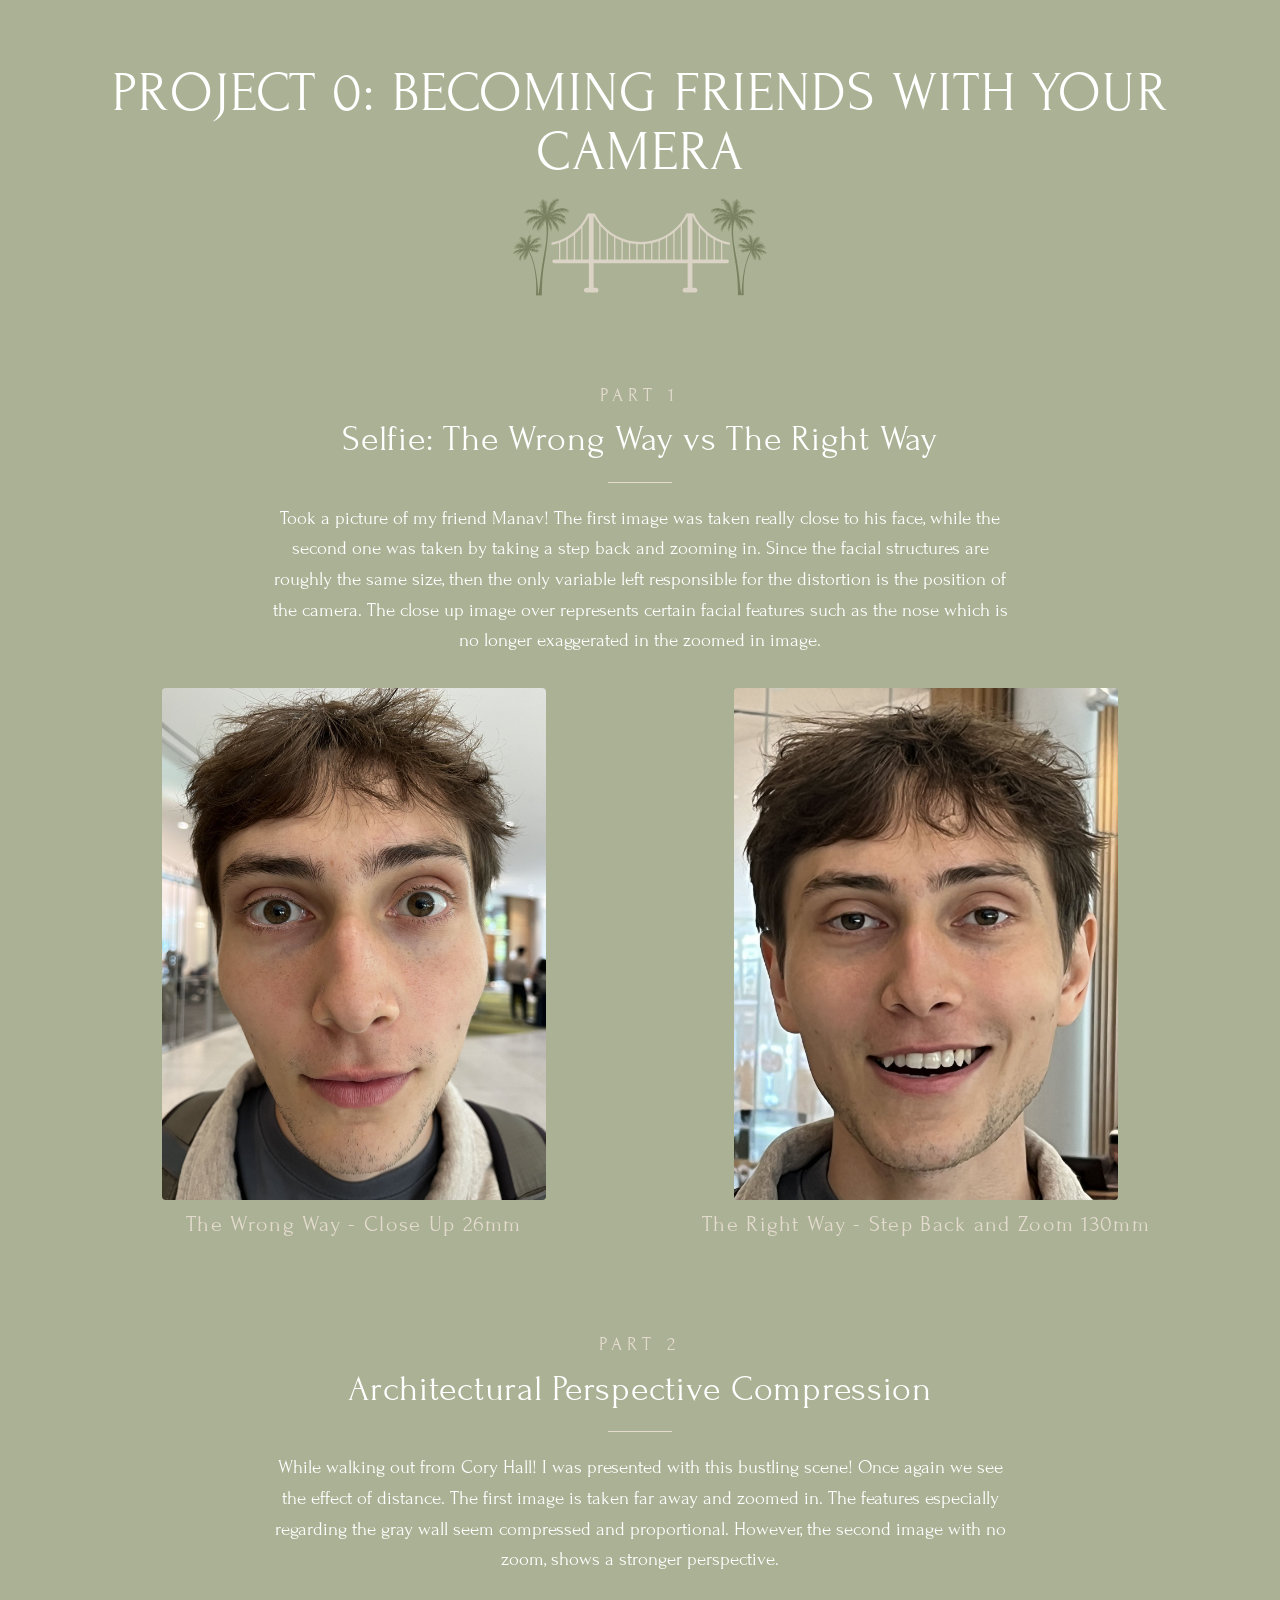
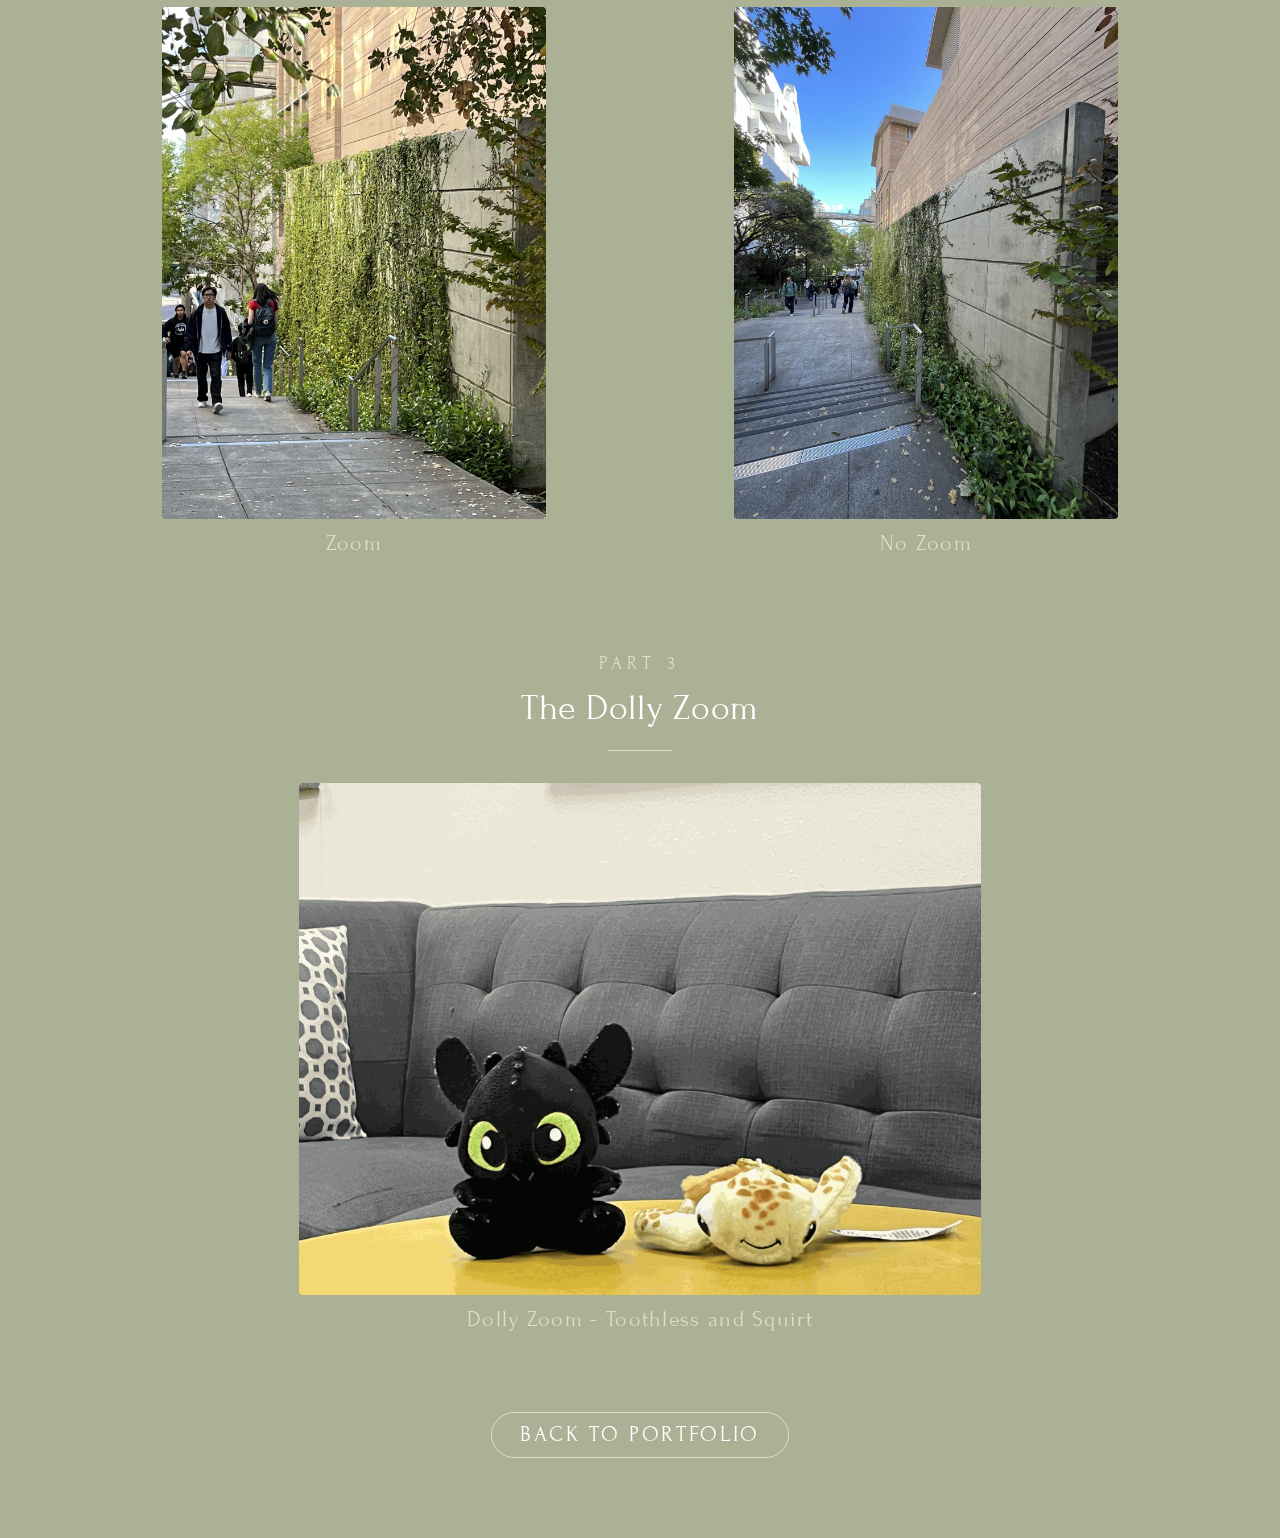
<file: proj_0/index.html>
<!DOCTYPE html>
<html lang="en">
<head>
    <meta charset="utf-8">
    <meta name="viewport" content="width=device-width, initial-scale=1">
    <title>Project 0: Becoming Friends with Your Camera</title>
    <link rel="preconnect" href="https://fonts.googleapis.com">
    <link rel="preconnect" href="https://fonts.gstatic.com" crossorigin>
    <link href="https://fonts.googleapis.com/css2?family=Forum&display=swap" rel="stylesheet">
    <link rel="stylesheet" href="../assets/style.css">
</head>
<body>
    <h1 class="project-title">Project 0: Becoming Friends with Your Camera</h1>

    <img class="crest small" src="../assets/bridge-palms.svg"
         alt="Vincent Thomas Bridge framed by palm trees" width="496" height="190">

    <div class="parts">

        <section class="part">
            <p class="part-label">Part 1</p>
            <h2>Selfie: The Wrong Way vs The Right Way</h2>
            <p>
                Took a picture of my friend Manav! The first image was taken really close to
                his face, while the second one was taken by taking a step back and zooming in.
                Since the facial structures are roughly the same size, then the only variable
                left responsible for the distortion is the position of the camera. The close up
                image over represents certain facial features such as the nose which is no
                longer exaggerated in the zoomed in image.
            </p>
            <div class="figures">
                <figure>
                    <img src="./images/part1-wrong-way.jpg"
                         alt="Selfie taken up close with a wide lens, exaggerating the nose">
                    <figcaption>The Wrong Way - Close Up 26mm</figcaption>
                </figure>
                <figure>
                    <img src="./images/part1-right-way.jpg"
                         alt="Selfie taken from farther back with a zoomed-in lens">
                    <figcaption>The Right Way - Step Back and Zoom 130mm</figcaption>
                </figure>
            </div>
        </section>

        <section class="part">
            <p class="part-label">Part 2</p>
            <h2>Architectural Perspective Compression</h2>
            <p>
                While walking out from Cory Hall! I was presented with this bustling scene!
                Once again we see the effect of distance. The first image is taken far away and
                zoomed in. The features especially regarding the gray wall seem compressed and
                proportional. However, the second image with no zoom, shows a stronger
                perspective.
            </p>
            <div class="figures">
                <figure>
                    <img src="./images/part2-zoomed.jpg"
                         alt="Walkway photographed from farther back with the lens zoomed in">
                    <figcaption>Zoom</figcaption>
                </figure>
                <figure>
                    <img src="./images/part2-wide.jpg"
                         alt="Same walkway photographed close up with a wide lens">
                    <figcaption>No Zoom</figcaption>
                </figure>
            </div>
        </section>

        <section class="part">
            <p class="part-label">Part 3</p>
            <h2>The Dolly Zoom</h2>
            <div class="figures single">
                <figure>
                    <img src="./images/part3-dolly-zoom.gif"
                         alt="Dolly zoom animation: the subject holds its size while the background expands">
                    <figcaption>Dolly Zoom - Toothless and Squirt</figcaption>
                </figure>
            </div>
        </section>

    </div>

    <div class="back">
        <a class="pill" href="../index.html">Back to Portfolio</a>
    </div>
</body>
</html>
</file>
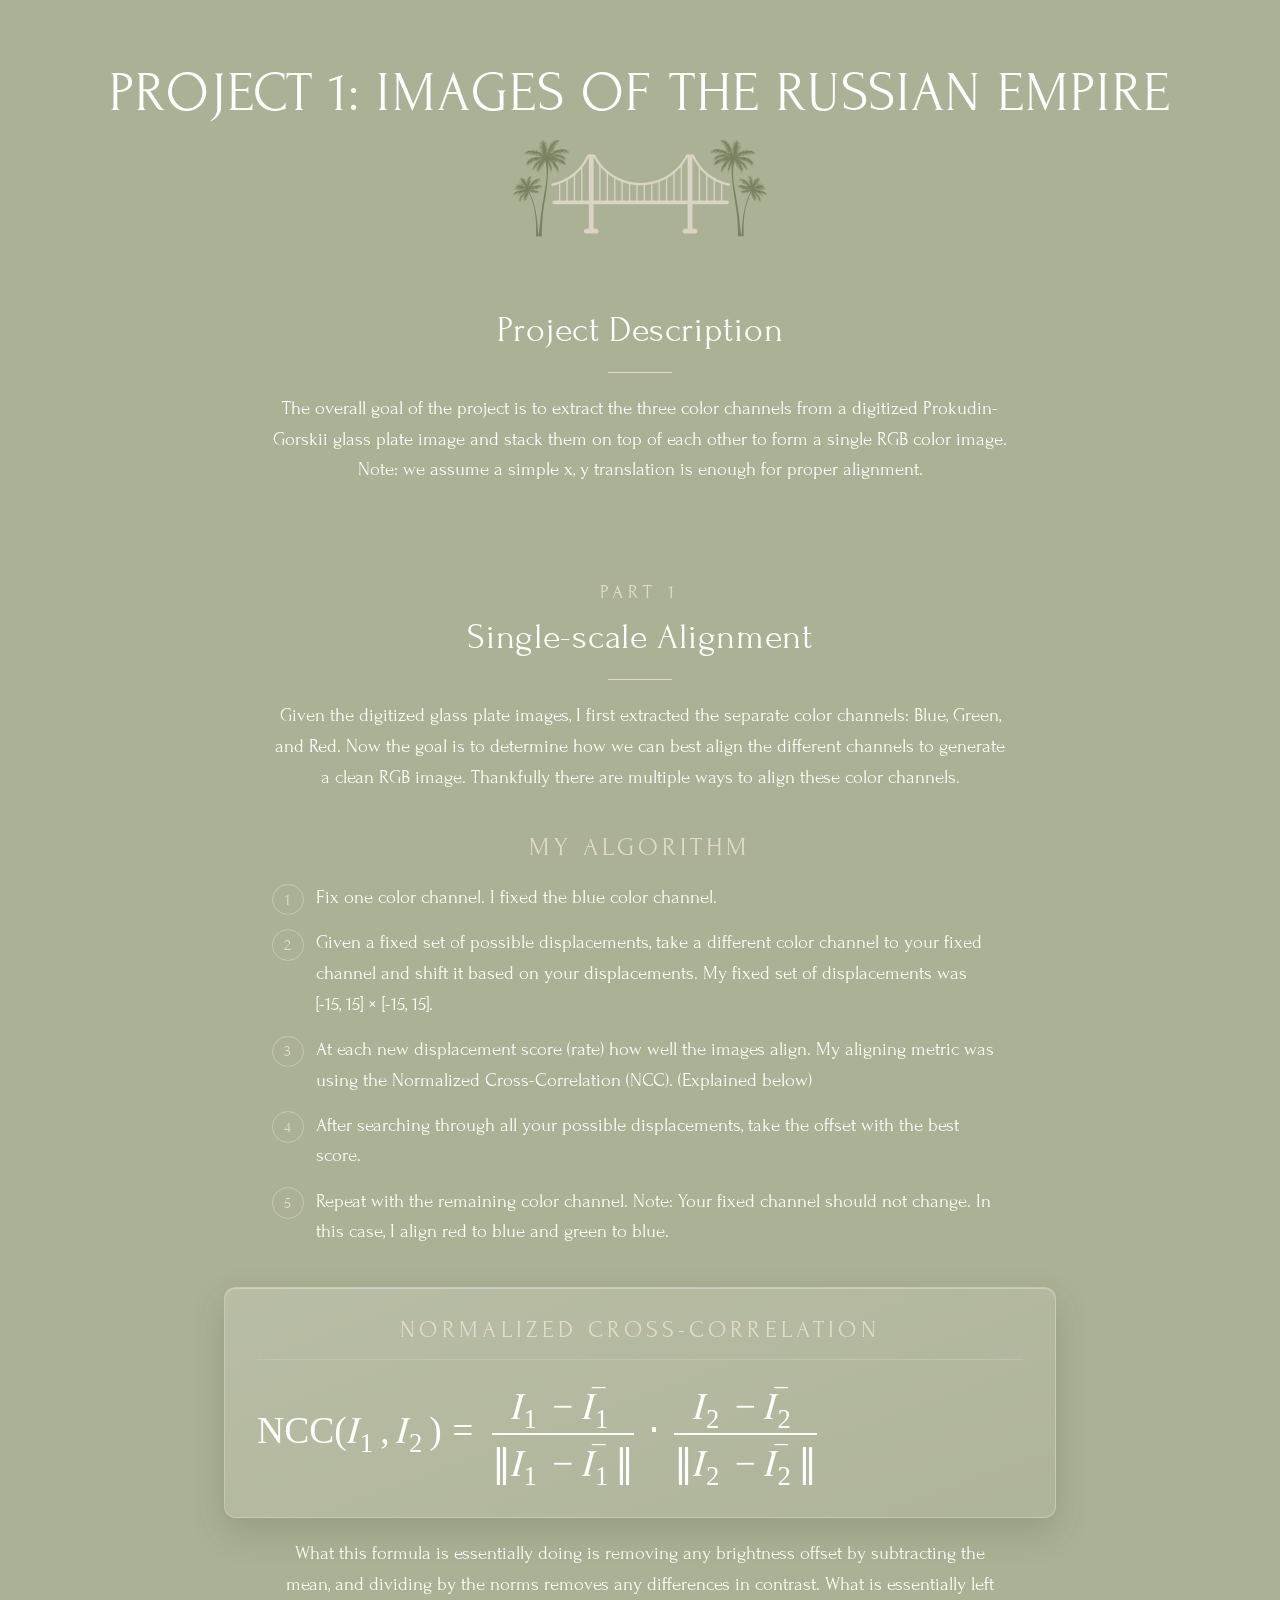
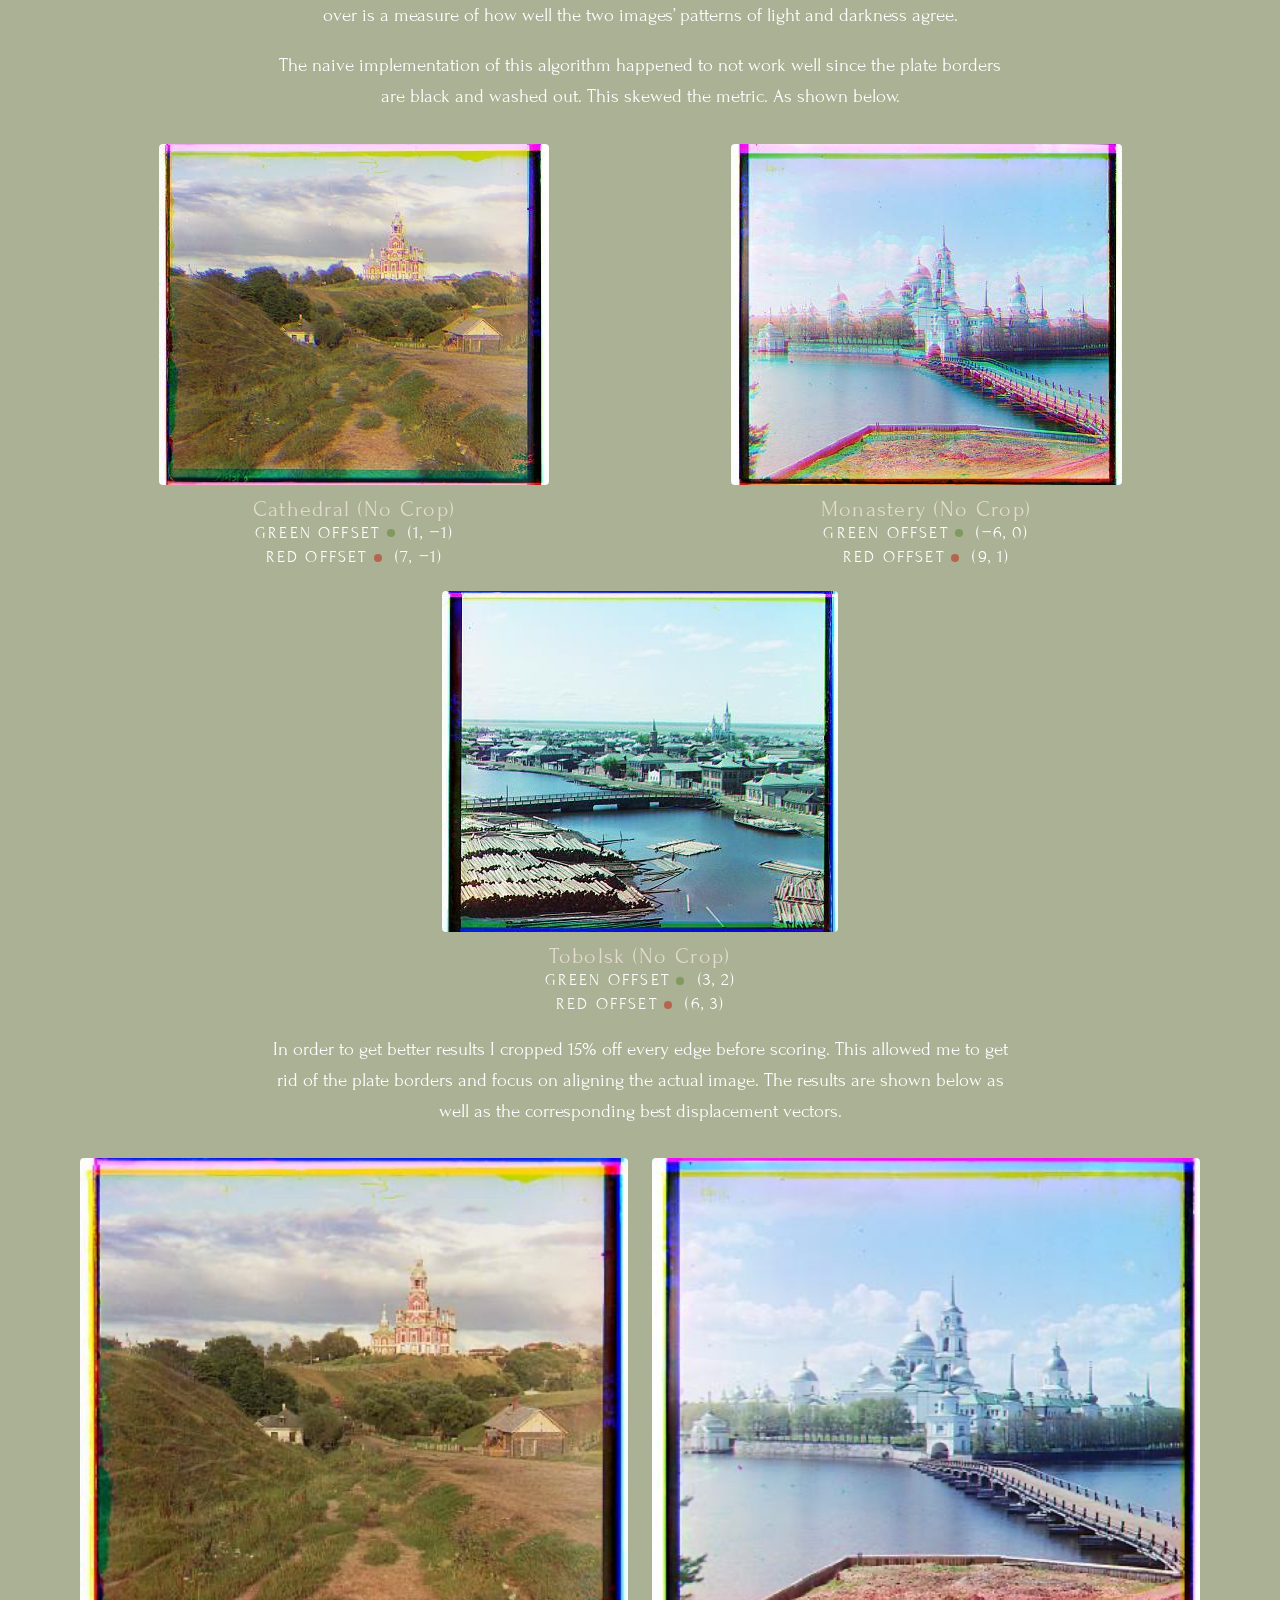
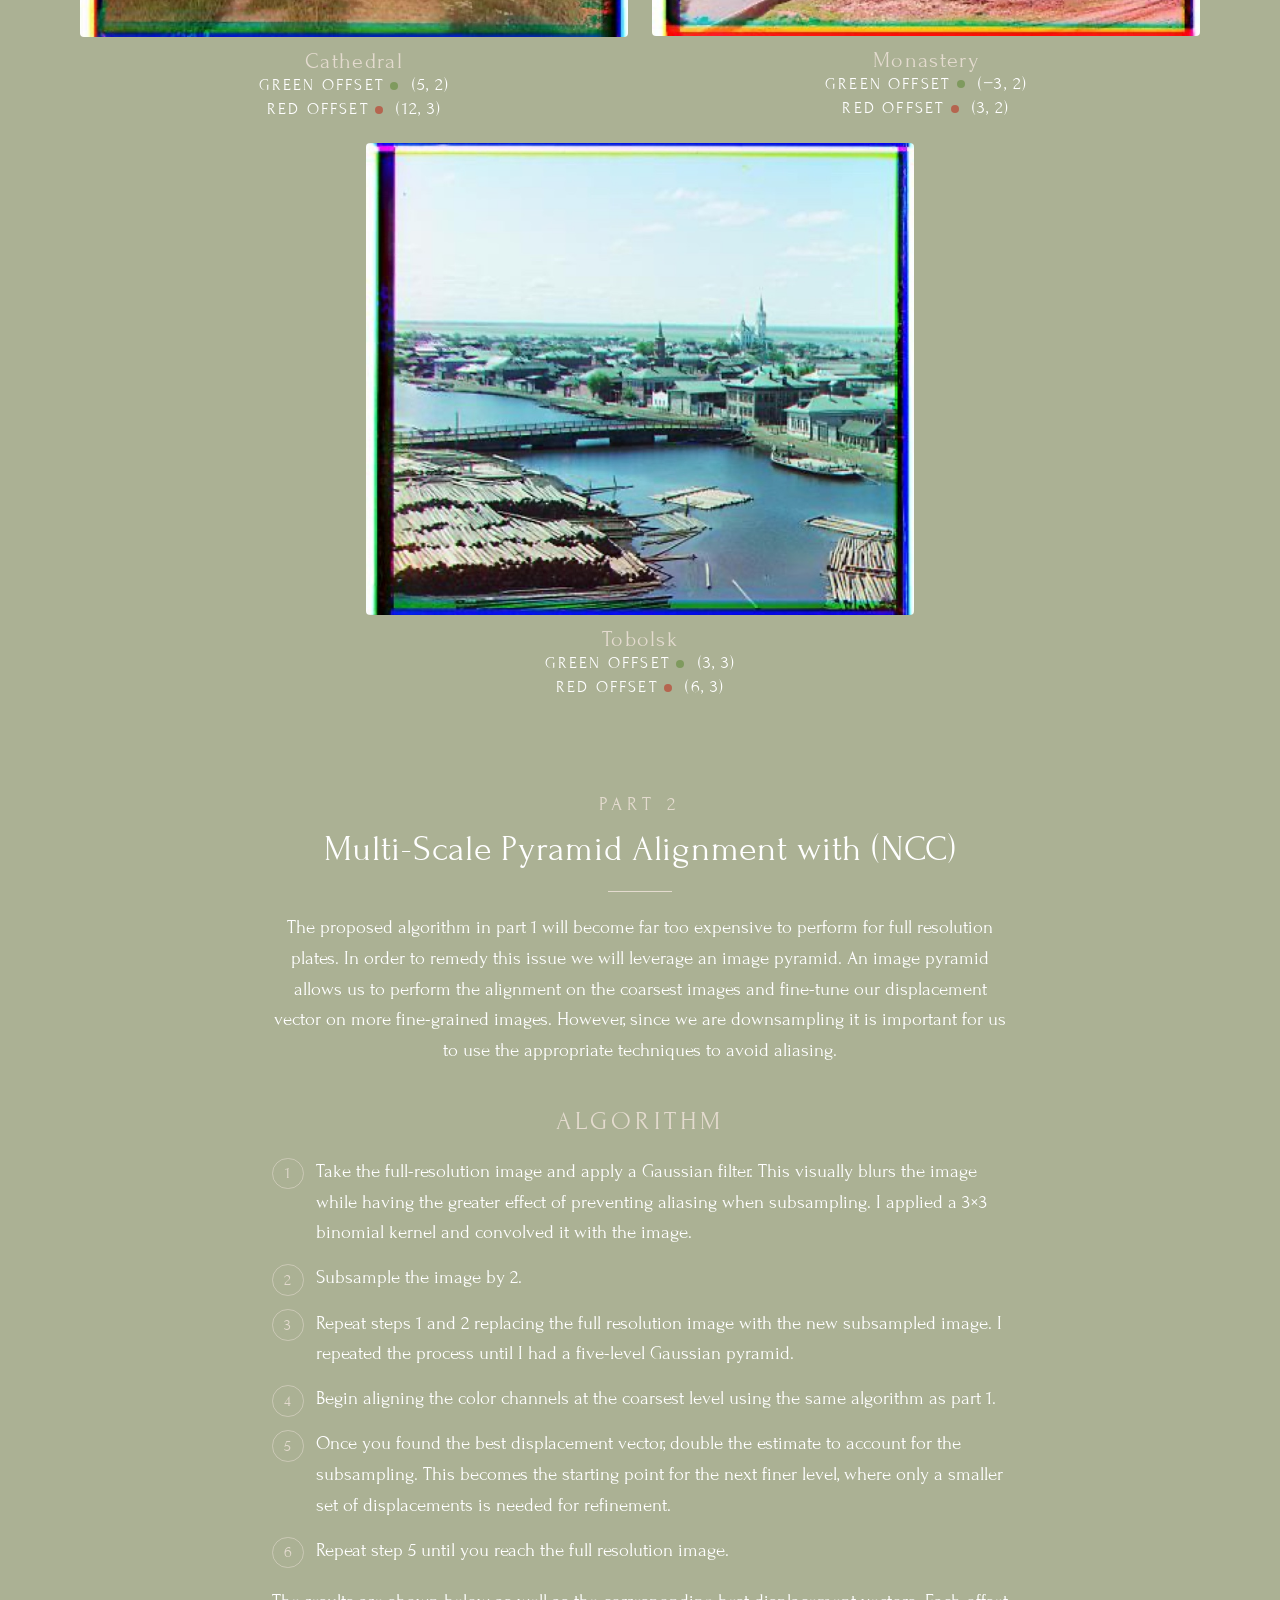
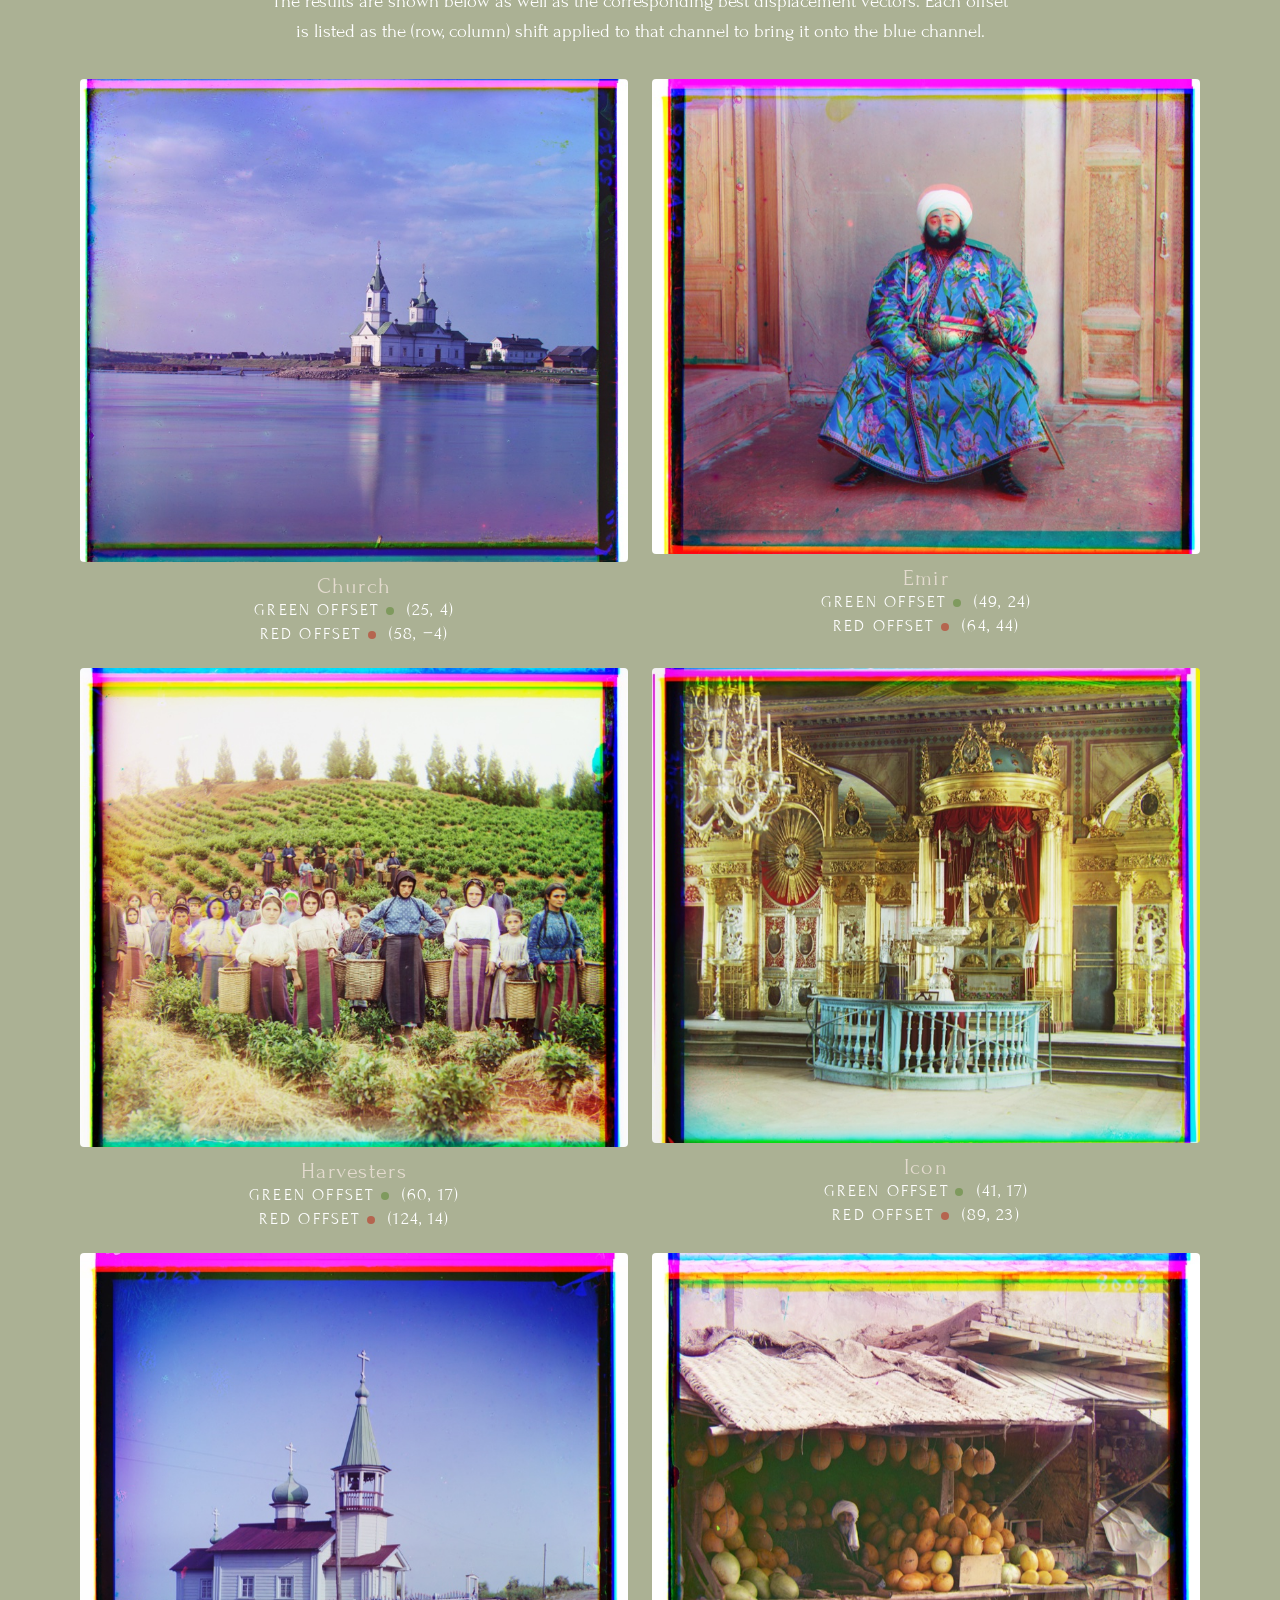
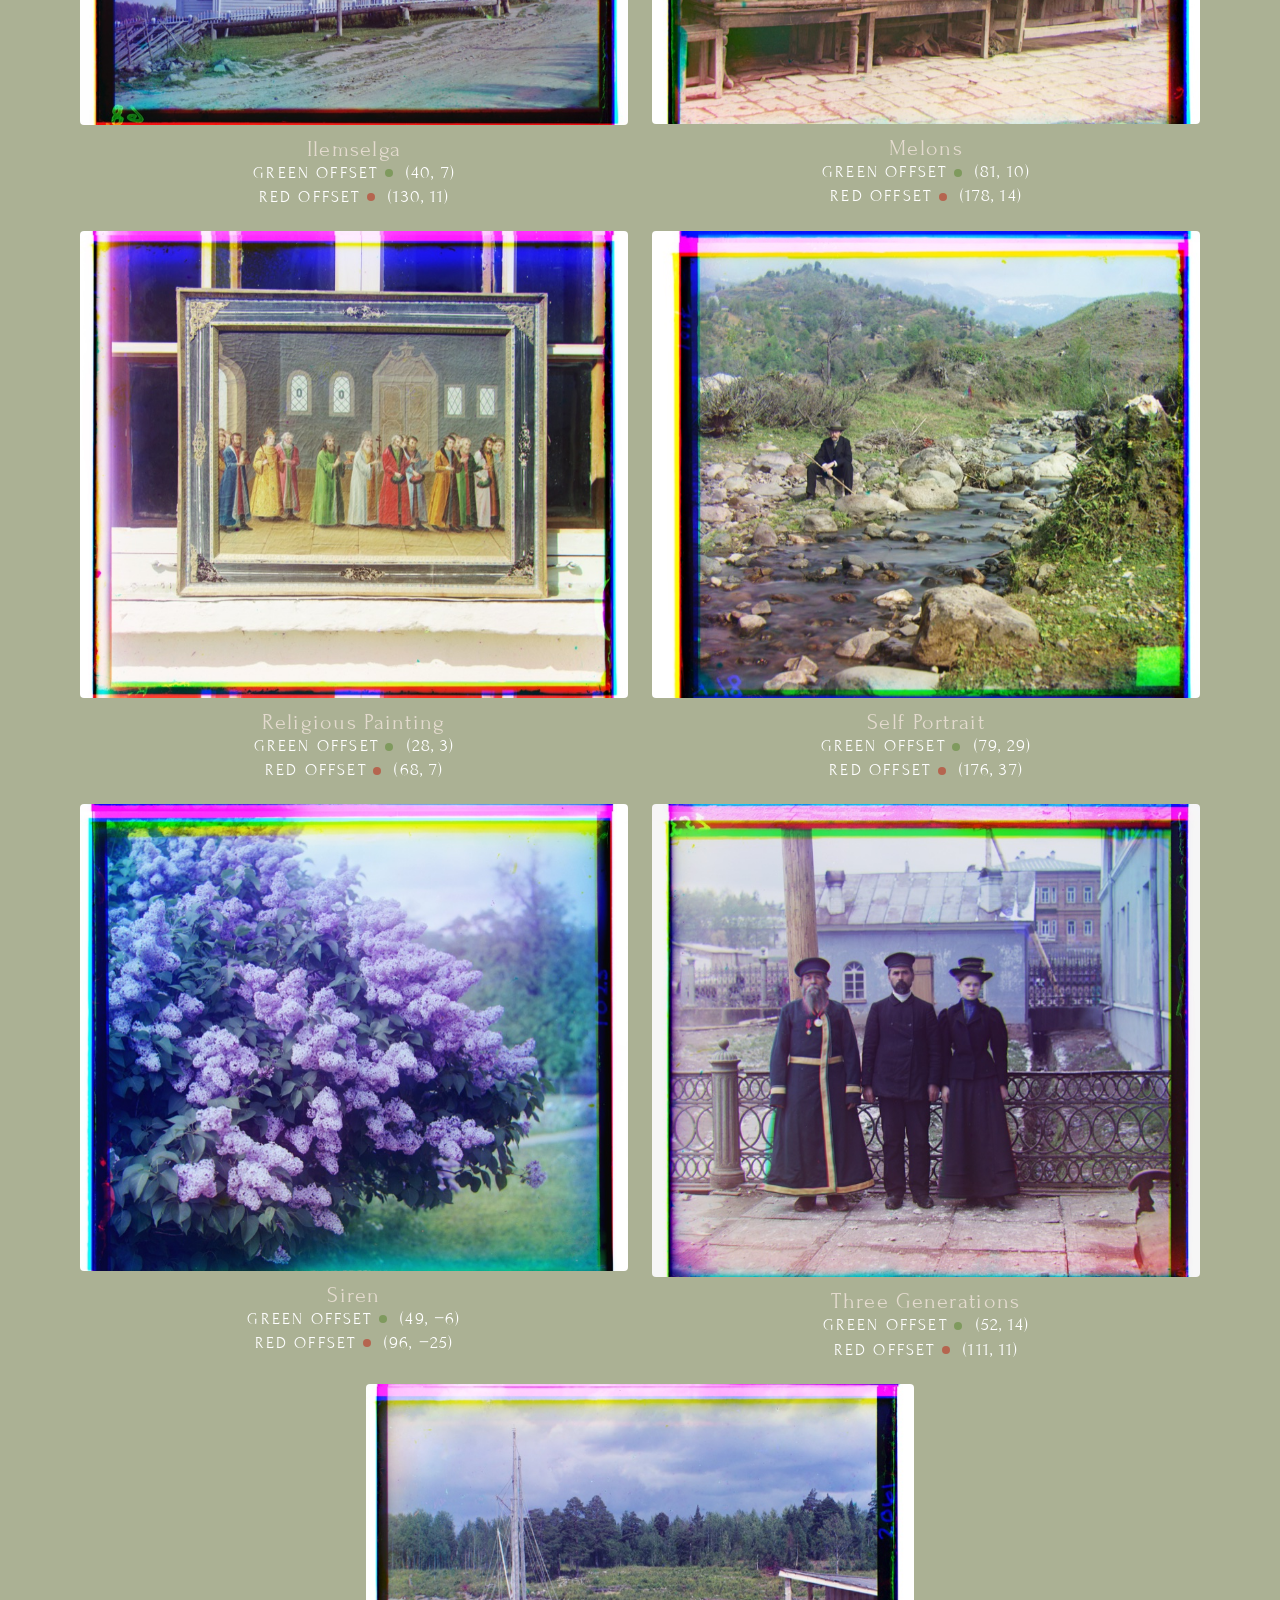
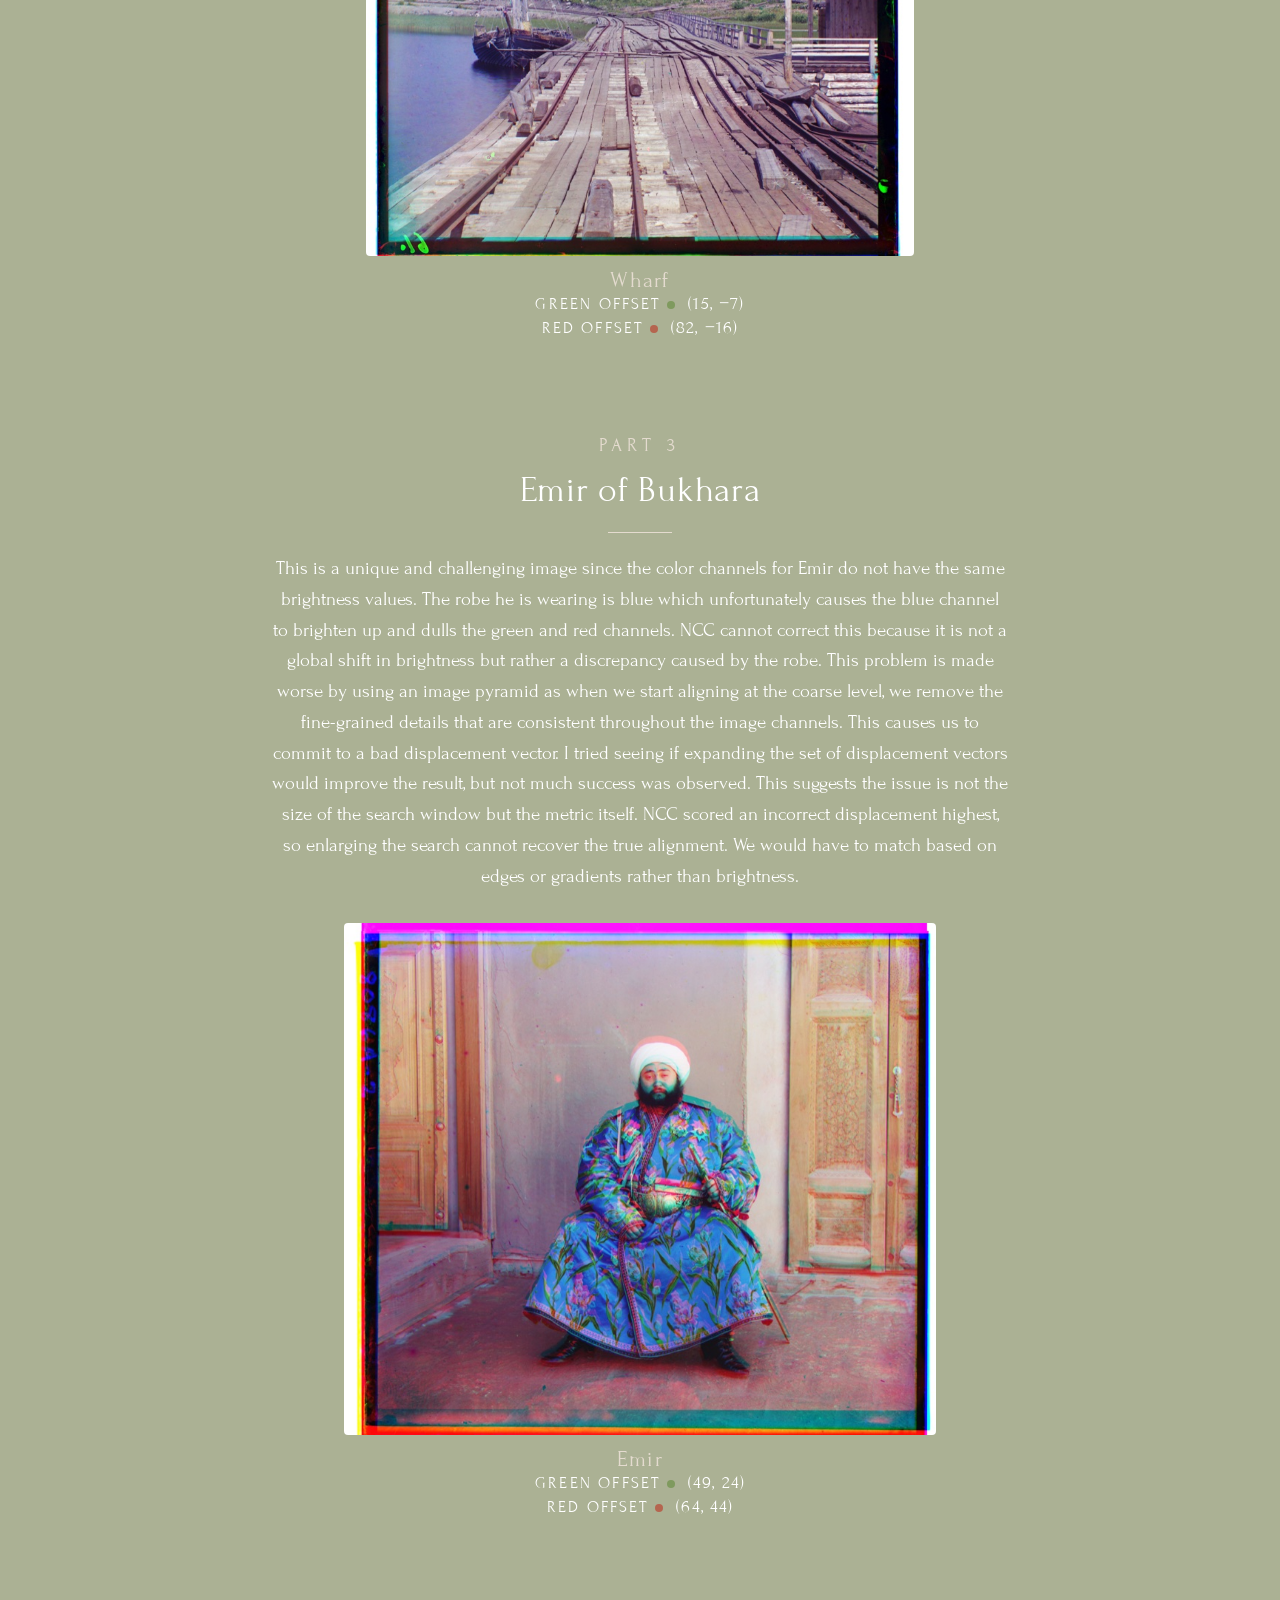
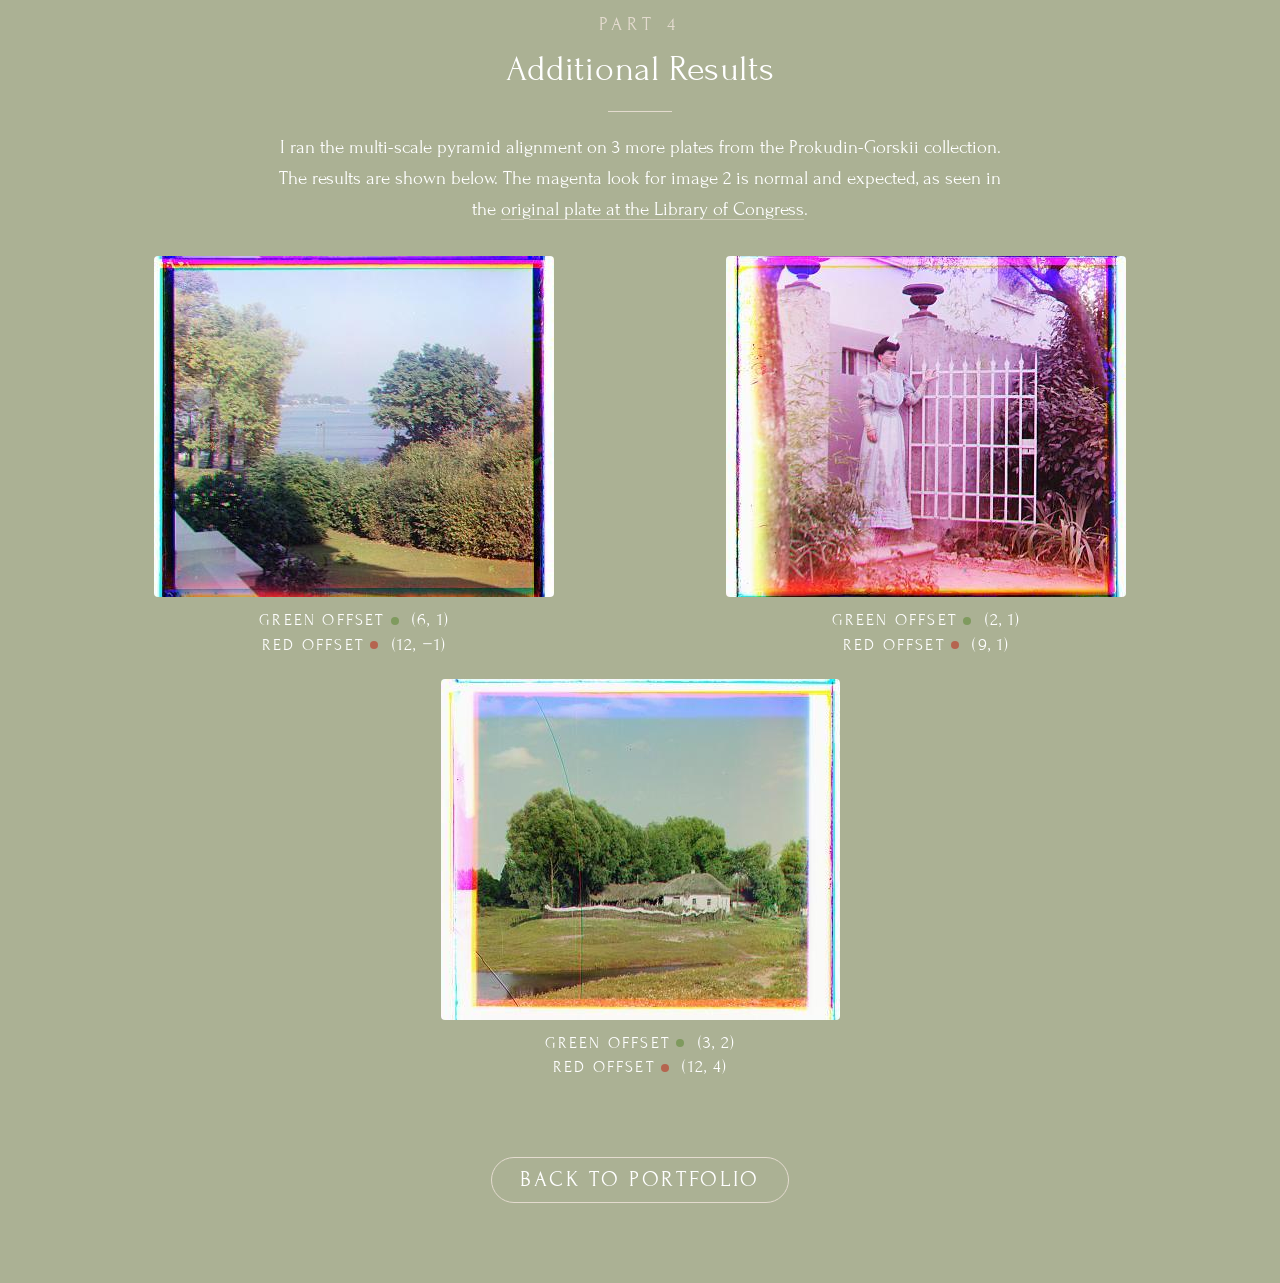
<file: proj_1/index.html>
<!DOCTYPE html>
<html lang="en">
<head>
    <meta charset="utf-8">
    <meta name="viewport" content="width=device-width, initial-scale=1">
    <title>Project 1: Images of the Russian Empire</title>
    <link rel="preconnect" href="https://fonts.googleapis.com">
    <link rel="preconnect" href="https://fonts.gstatic.com" crossorigin>
    <link href="https://fonts.googleapis.com/css2?family=Forum&display=swap" rel="stylesheet">
    <link rel="stylesheet" href="../assets/style.css">
</head>
<body>
    <h1 class="project-title">Project 1: Images of the Russian Empire</h1>

    <img class="crest small" src="../assets/bridge-palms.svg"
         alt="Vincent Thomas Bridge framed by palm trees" width="496" height="190">

    <div class="parts">

        <section class="part">
            <h2>Project Description</h2>
            <p>
                The overall goal of the project is to extract the three color channels from a
                digitized Prokudin-Gorskii glass plate image and stack them on top of each other to
                form a single RGB color image. Note: we assume a simple x, y translation is enough
                for proper alignment.
            </p>
        </section>

        <section class="part">
            <p class="part-label">Part 1</p>
            <h2>Single-scale Alignment</h2>
            <p>
                Given the digitized glass plate images, I first extracted the separate color
                channels: Blue, Green, and Red. Now the goal is to determine how we can best
                align the different channels to generate a clean RGB image. Thankfully there are multiple ways to align
                these color channels.
            </p>

            <h3>My Algorithm</h3>
            <ol class="steps">
                <li>Fix one color channel. I fixed the blue color channel.</li>
                <li>
                    Given a fixed set of possible displacements, take a different color channel to
                    your fixed channel and shift it based on your displacements. My fixed set of
                    displacements was <span class="nowrap">[-15, 15] &times; [-15, 15]</span>.
                </li>
                <li>
                    At each new displacement score (rate) how well the images align. My aligning
                    metric was using the Normalized Cross-Correlation (NCC). (Explained below)
                </li>
                <li>
                    After searching through all your possible displacements, take the offset with
                    the best score.
                </li>
                <li>
                    Repeat with the remaining color channel. Note: Your fixed channel should not
                    change. In this case, I align red to blue and green to blue.
                </li>
            </ol>

            <div class="eq-block" data-label="Normalized Cross-Correlation">
                <math class="eq" display="block" xmlns="http://www.w3.org/1998/Math/MathML">
                    <mrow>
                        <mi>NCC</mi>
                        <mo form="prefix" stretchy="false">(</mo>
                        <msub><mi>I</mi><mn>1</mn></msub>
                        <mo>,</mo>
                        <msub><mi>I</mi><mn>2</mn></msub>
                        <mo form="postfix" stretchy="false">)</mo>
                        <mo>=</mo>
                        <mfrac>
                            <mrow>
                                <msub><mi>I</mi><mn>1</mn></msub>
                                <mo>&#x2212;</mo>
                                <mover><msub><mi>I</mi><mn>1</mn></msub><mo>&#xaf;</mo></mover>
                            </mrow>
                            <mrow>
                                <mo stretchy="false">&#x2016;</mo>
                                <msub><mi>I</mi><mn>1</mn></msub>
                                <mo>&#x2212;</mo>
                                <mover><msub><mi>I</mi><mn>1</mn></msub><mo>&#xaf;</mo></mover>
                                <mo stretchy="false">&#x2016;</mo>
                            </mrow>
                        </mfrac>
                        <mo>&#x22c5;</mo>
                        <mfrac>
                            <mrow>
                                <msub><mi>I</mi><mn>2</mn></msub>
                                <mo>&#x2212;</mo>
                                <mover><msub><mi>I</mi><mn>2</mn></msub><mo>&#xaf;</mo></mover>
                            </mrow>
                            <mrow>
                                <mo stretchy="false">&#x2016;</mo>
                                <msub><mi>I</mi><mn>2</mn></msub>
                                <mo>&#x2212;</mo>
                                <mover><msub><mi>I</mi><mn>2</mn></msub><mo>&#xaf;</mo></mover>
                                <mo stretchy="false">&#x2016;</mo>
                            </mrow>
                        </mfrac>
                    </mrow>
                </math>
            </div>

            <p>
                What this formula is essentially doing is removing any brightness offset by
                subtracting the mean, and dividing by the norms removes any differences in contrast.
                What is essentially left over is a measure of how well the two images&rsquo; patterns
                of light and darkness agree.
            </p>
            <p>
                The naive implementation of this algorithm happened to not work well since the plate
                borders are black and washed out. This skewed the metric. As shown below.
            </p>
            <div class="figures">
                <figure>
                    <img src="./web/nocrop_cathedral.jpg" alt="Misaligned composite of cathedral.jpg scored without cropping the plate borders">
                    <figcaption>Cathedral (No Crop)<span class="offsets"><span class="offset"><span class="offset-label green">Green Offset</span> (1, &minus;1)</span><span class="offset"><span class="offset-label red">Red Offset</span> (7, &minus;1)</span></span></figcaption>
                </figure>
                <figure>
                    <img src="./web/nocrop_monastery.jpg" alt="Misaligned composite of monastery.jpg scored without cropping the plate borders">
                    <figcaption>Monastery (No Crop)<span class="offsets"><span class="offset"><span class="offset-label green">Green Offset</span> (&minus;6, 0)</span><span class="offset"><span class="offset-label red">Red Offset</span> (9, 1)</span></span></figcaption>
                </figure>
                <figure>
                    <img src="./web/nocrop_tobolsk.jpg" alt="Misaligned composite of tobolsk.jpg scored without cropping the plate borders">
                    <figcaption>Tobolsk (No Crop)<span class="offsets"><span class="offset"><span class="offset-label green">Green Offset</span> (3, 2)</span><span class="offset"><span class="offset-label red">Red Offset</span> (6, 3)</span></span></figcaption>
                </figure>
            </div>
            <p>
                In order to get better results I cropped 15% off every edge before scoring. This
                allowed me to get rid of the plate borders and focus on aligning the actual image.
                The results are shown below as well as the corresponding best displacement
                vectors.
            </p>
            <div class="figures">
                <figure>
                    <img src="./web/out_cathedral.jpg" alt="Aligned color composite of cathedral.jpg">
                    <figcaption>Cathedral<span class="offsets"><span class="offset"><span class="offset-label green">Green Offset</span> (5, 2)</span><span class="offset"><span class="offset-label red">Red Offset</span> (12, 3)</span></span></figcaption>
                </figure>
                <figure>
                    <img src="./web/out_monastery.jpg" alt="Aligned color composite of monastery.jpg">
                    <figcaption>Monastery<span class="offsets"><span class="offset"><span class="offset-label green">Green Offset</span> (&minus;3, 2)</span><span class="offset"><span class="offset-label red">Red Offset</span> (3, 2)</span></span></figcaption>
                </figure>
                <figure>
                    <img src="./web/out_tobolsk.jpg" alt="Aligned color composite of tobolsk.jpg">
                    <figcaption>Tobolsk<span class="offsets"><span class="offset"><span class="offset-label green">Green Offset</span> (3, 3)</span><span class="offset"><span class="offset-label red">Red Offset</span> (6, 3)</span></span></figcaption>
                </figure>
            </div>
        </section>

        <section class="part">
            <p class="part-label">Part 2</p>
            <h2>Multi-Scale Pyramid Alignment with (NCC)</h2>
            <p>
                The proposed algorithm in part 1 will become far too expensive to perform for full
                resolution plates. In order to remedy this issue we will leverage an image pyramid.
                An image pyramid allows us to perform the alignment on the coarsest images and
                fine-tune
                our displacement vector on more fine-grained images. However, since we are
                downsampling it is important for us to use the appropriate techniques to avoid
                aliasing.
            </p>

            <h3>Algorithm</h3>
            <ol class="steps">
                <li>
                    Take the full-resolution image and apply a Gaussian filter. This visually blurs
                    the image while having the greater effect of preventing aliasing when
                    subsampling.
                    I applied a 3&times;3 binomial kernel and convolved it with the image.
                </li>
                <li>Subsample the image by 2.</li>
                <li>
                    Repeat steps 1 and 2 replacing the full resolution image with the new subsampled
                    image. I repeated the process until I had a five-level Gaussian pyramid.
                </li>
                <li>
                    Begin aligning the color channels at the coarsest level using the same algorithm
                    as part 1.
                </li>
                <li>
                    Once you found the best displacement vector, double the estimate to account for
                    the subsampling. This becomes the starting point for the next finer level, where
                    only a smaller set of displacements is needed for refinement.
                </li>
                <li>Repeat step 5 until you reach the full resolution image.</li>
            </ol>

            <p>
                The results are shown below as well as the corresponding best displacement vectors.
                Each offset is listed as the <span class="nowrap">(row, column)</span> shift applied
                to that channel to bring it onto the blue channel.
            </p>
            <div class="figures">
                <figure>
                    <img src="./web/out_church.jpg" alt="Aligned color composite of church.tif">
                    <figcaption>Church<span class="offsets"><span class="offset"><span class="offset-label green">Green Offset</span> (25, 4)</span><span class="offset"><span class="offset-label red">Red Offset</span> (58, &minus;4)</span></span></figcaption>
                </figure>
                <figure>
                    <img src="./web/out_emir.jpg" alt="Aligned color composite of emir.tif">
                    <figcaption>Emir<span class="offsets"><span class="offset"><span class="offset-label green">Green Offset</span> (49, 24)</span><span class="offset"><span class="offset-label red">Red Offset</span> (64, 44)</span></span></figcaption>
                </figure>
                <figure>
                    <img src="./web/out_harvesters.jpg" alt="Aligned color composite of harvesters.tif">
                    <figcaption>Harvesters<span class="offsets"><span class="offset"><span class="offset-label green">Green Offset</span> (60, 17)</span><span class="offset"><span class="offset-label red">Red Offset</span> (124, 14)</span></span></figcaption>
                </figure>
                <figure>
                    <img src="./web/out_icon.jpg" alt="Aligned color composite of icon.tif">
                    <figcaption>Icon<span class="offsets"><span class="offset"><span class="offset-label green">Green Offset</span> (41, 17)</span><span class="offset"><span class="offset-label red">Red Offset</span> (89, 23)</span></span></figcaption>
                </figure>
                <figure>
                    <img src="./web/out_ilemselga.jpg" alt="Aligned color composite of ilemselga.tif">
                    <figcaption>Ilemselga<span class="offsets"><span class="offset"><span class="offset-label green">Green Offset</span> (40, 7)</span><span class="offset"><span class="offset-label red">Red Offset</span> (130, 11)</span></span></figcaption>
                </figure>
                <figure>
                    <img src="./web/out_melons.jpg" alt="Aligned color composite of melons.tif">
                    <figcaption>Melons<span class="offsets"><span class="offset"><span class="offset-label green">Green Offset</span> (81, 10)</span><span class="offset"><span class="offset-label red">Red Offset</span> (178, 14)</span></span></figcaption>
                </figure>
                <figure>
                    <img src="./web/out_religous_painting.jpg" alt="Aligned color composite of religous_painting.tif">
                    <figcaption>Religious Painting<span class="offsets"><span class="offset"><span class="offset-label green">Green Offset</span> (28, 3)</span><span class="offset"><span class="offset-label red">Red Offset</span> (68, 7)</span></span></figcaption>
                </figure>
                <figure>
                    <img src="./web/out_self_portrait.jpg" alt="Aligned color composite of self_portrait.tif">
                    <figcaption>Self Portrait<span class="offsets"><span class="offset"><span class="offset-label green">Green Offset</span> (79, 29)</span><span class="offset"><span class="offset-label red">Red Offset</span> (176, 37)</span></span></figcaption>
                </figure>
                <figure>
                    <img src="./web/out_siren.jpg" alt="Aligned color composite of siren.tif">
                    <figcaption>Siren<span class="offsets"><span class="offset"><span class="offset-label green">Green Offset</span> (49, &minus;6)</span><span class="offset"><span class="offset-label red">Red Offset</span> (96, &minus;25)</span></span></figcaption>
                </figure>
                <figure>
                    <img src="./web/out_three_generations.jpg" alt="Aligned color composite of three_generations.tif">
                    <figcaption>Three Generations<span class="offsets"><span class="offset"><span class="offset-label green">Green Offset</span> (52, 14)</span><span class="offset"><span class="offset-label red">Red Offset</span> (111, 11)</span></span></figcaption>
                </figure>
                <figure>
                    <img src="./web/out_wharf.jpg" alt="Aligned color composite of wharf.tif">
                    <figcaption>Wharf<span class="offsets"><span class="offset"><span class="offset-label green">Green Offset</span> (15, &minus;7)</span><span class="offset"><span class="offset-label red">Red Offset</span> (82, &minus;16)</span></span></figcaption>
                </figure>
            </div>
        </section>

        <section class="part">
            <p class="part-label">Part 3</p>
            <h2>Emir of Bukhara</h2>
            <p>
                This is a unique and challenging image since the color channels for Emir do not
                have the same brightness values. The robe he is wearing is blue which unfortunately
                causes the blue channel to brighten up and dulls the green and red channels. NCC
                cannot correct this because it is not a global shift in brightness but rather a
                discrepancy caused by the robe. This problem is made worse by using an image pyramid
                as when we start aligning at the coarse level, we remove the fine-grained details
                that are consistent throughout the image channels. This causes us to commit to a bad
                displacement vector. I tried seeing if expanding the set of displacement vectors
                would improve the result, but not much success was observed. This suggests the issue
                is not the size of the search window but the metric itself. NCC scored an incorrect
                displacement highest, so enlarging the search cannot recover the true alignment. We
                would have to match based on edges or gradients rather than brightness.
            </p>
            <div class="figures single">
                <figure>
                    <img src="./web/out_emir.jpg" alt="Composite of emir.tif, where the blue robe leaves the red channel visibly misaligned">
                    <figcaption>Emir<span class="offsets"><span class="offset"><span class="offset-label green">Green Offset</span> (49, 24)</span><span class="offset"><span class="offset-label red">Red Offset</span> (64, 44)</span></span></figcaption>
                </figure>
            </div>
        </section>

        <section class="part">
            <p class="part-label">Part 4</p>
            <h2>Additional Results</h2>
            <p>
                I ran the multi-scale pyramid alignment on 3 more plates from the
                Prokudin-Gorskii collection. The results are shown below. The magenta look for
                image 2 is normal and expected, as seen in the
                <a href="https://www.loc.gov/item/2018679070/" target="_blank" rel="noopener">original
                plate at the Library of Congress</a>.
            </p>
            <div class="figures">
                <figure>
                    <img src="./web/extra_img1.jpg" alt="Hillside garden looking out over a wide bay, with sailboats on the water">
                    <figcaption><span class="offsets"><span class="offset"><span class="offset-label green">Green Offset</span> (6, 1)</span><span class="offset"><span class="offset-label red">Red Offset</span> (12, &minus;1)</span></span></figcaption>
                </figure>
                <figure>
                    <img src="./web/extra_img2.jpg" alt="Woman in a long white dress and hat standing beside a wrought-iron garden gate">
                    <figcaption><span class="offsets"><span class="offset"><span class="offset-label green">Green Offset</span> (2, 1)</span><span class="offset"><span class="offset-label red">Red Offset</span> (9, 1)</span></span></figcaption>
                </figure>
                <figure>
                    <img src="./web/extra_img3.jpg" alt="Thatched-roof cottage behind a line of laundry, with willows and a pond in the foreground">
                    <figcaption><span class="offsets"><span class="offset"><span class="offset-label green">Green Offset</span> (3, 2)</span><span class="offset"><span class="offset-label red">Red Offset</span> (12, 4)</span></span></figcaption>
                </figure>
            </div>
        </section>



    </div>

    <div class="back">
        <a class="pill" href="../index.html">Back to Portfolio</a>
    </div>
</body>
</html>
</file>
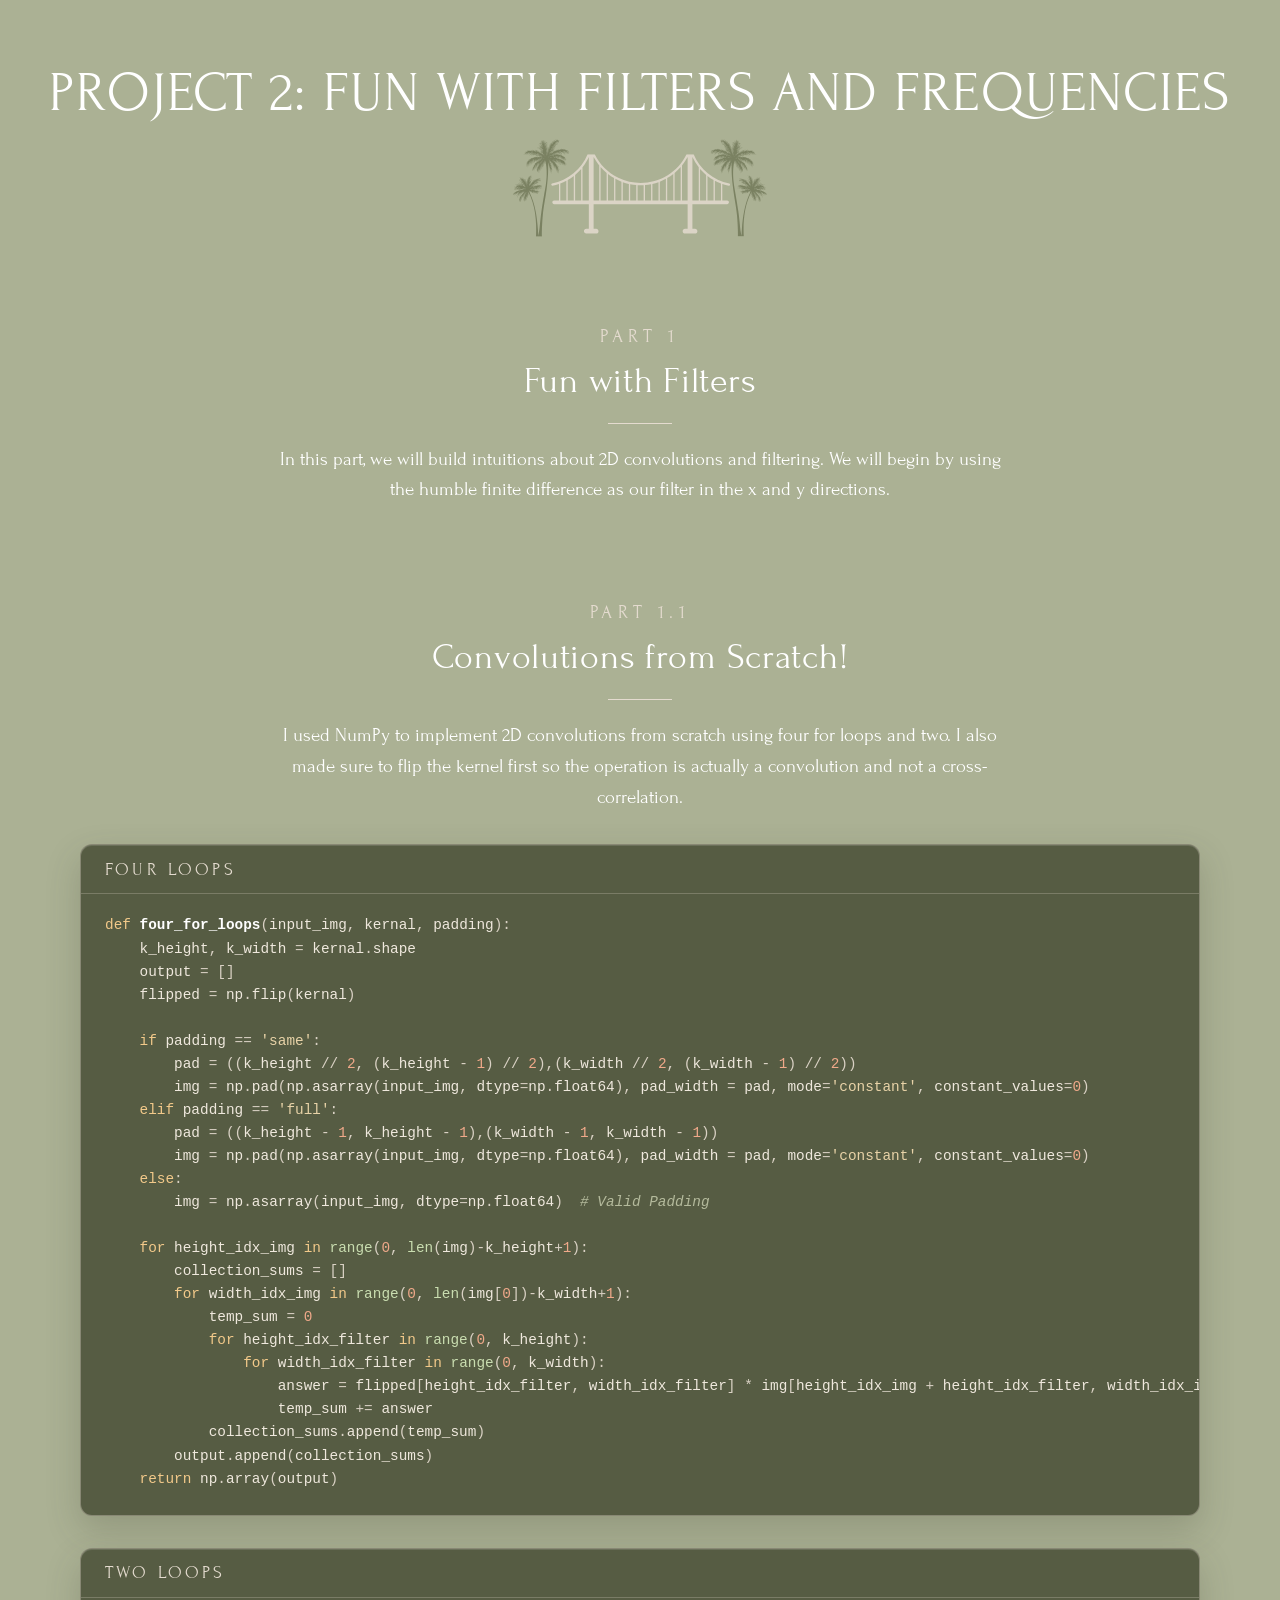
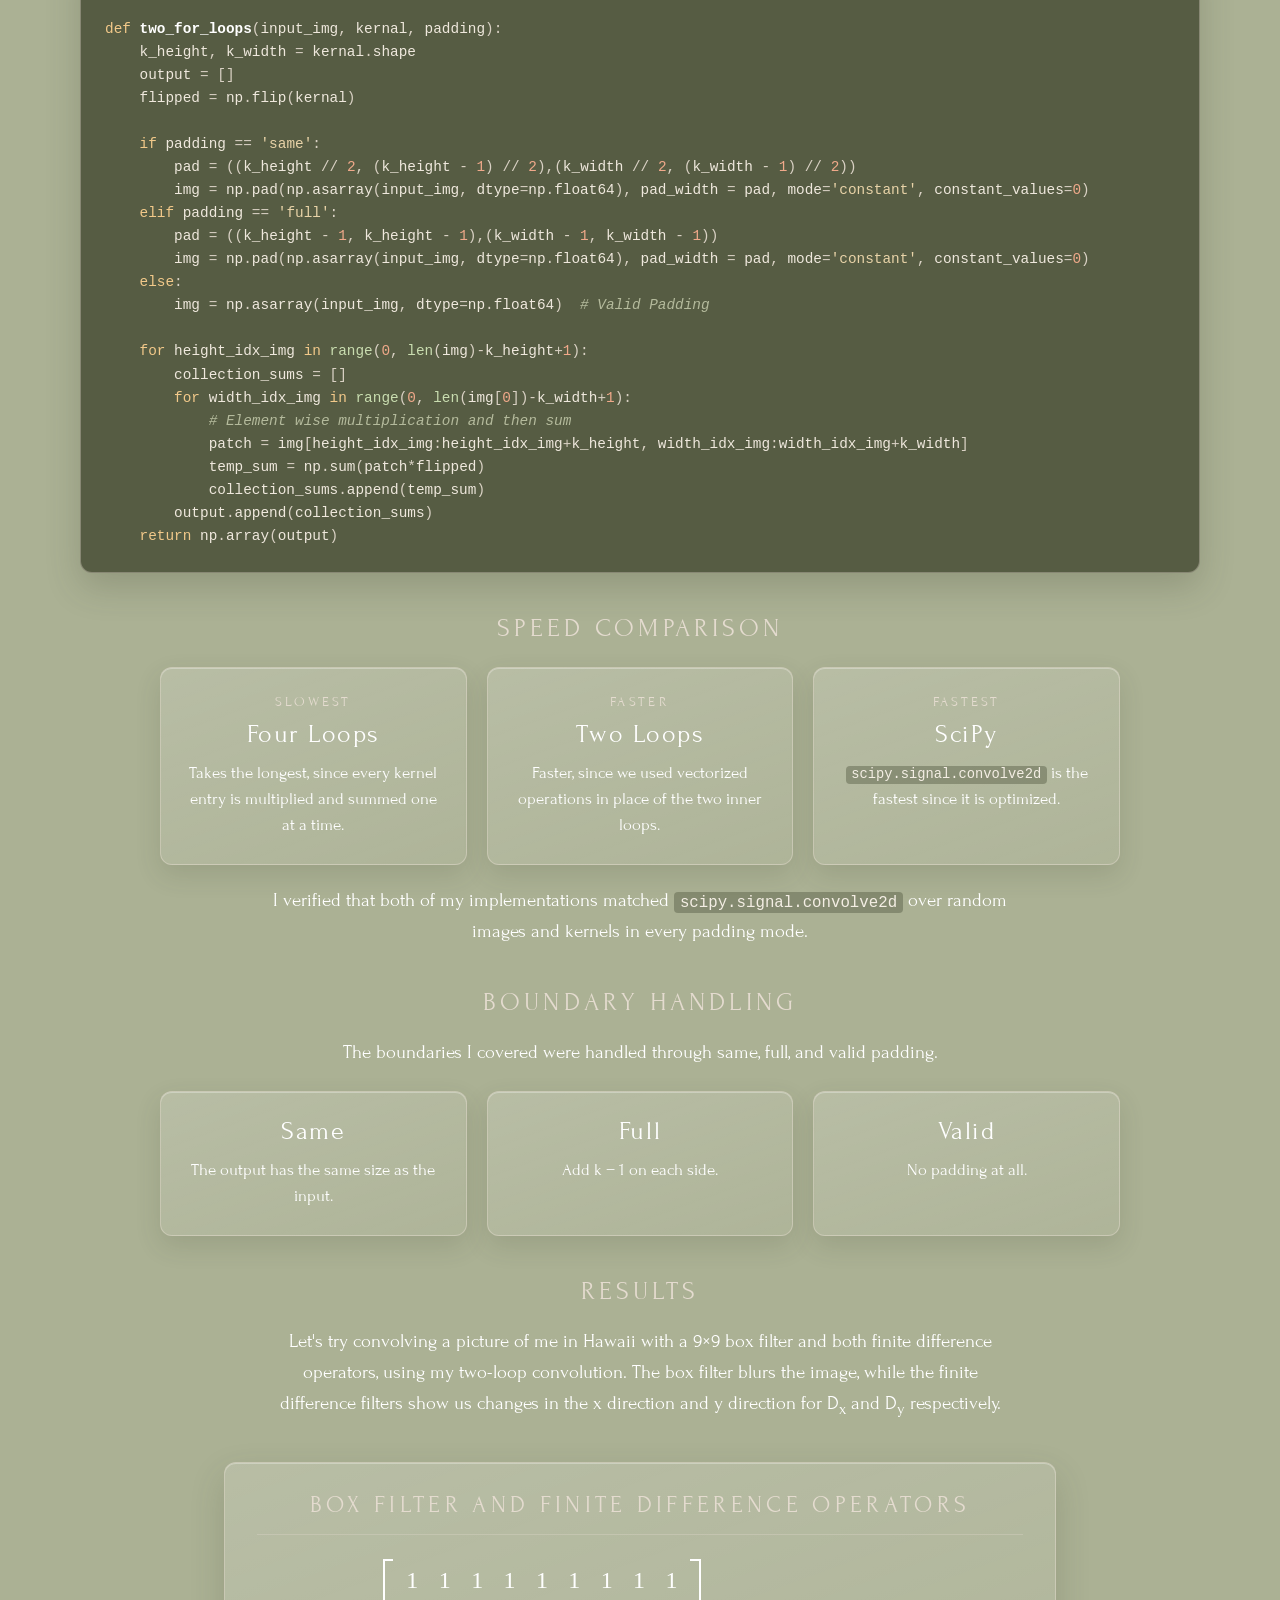
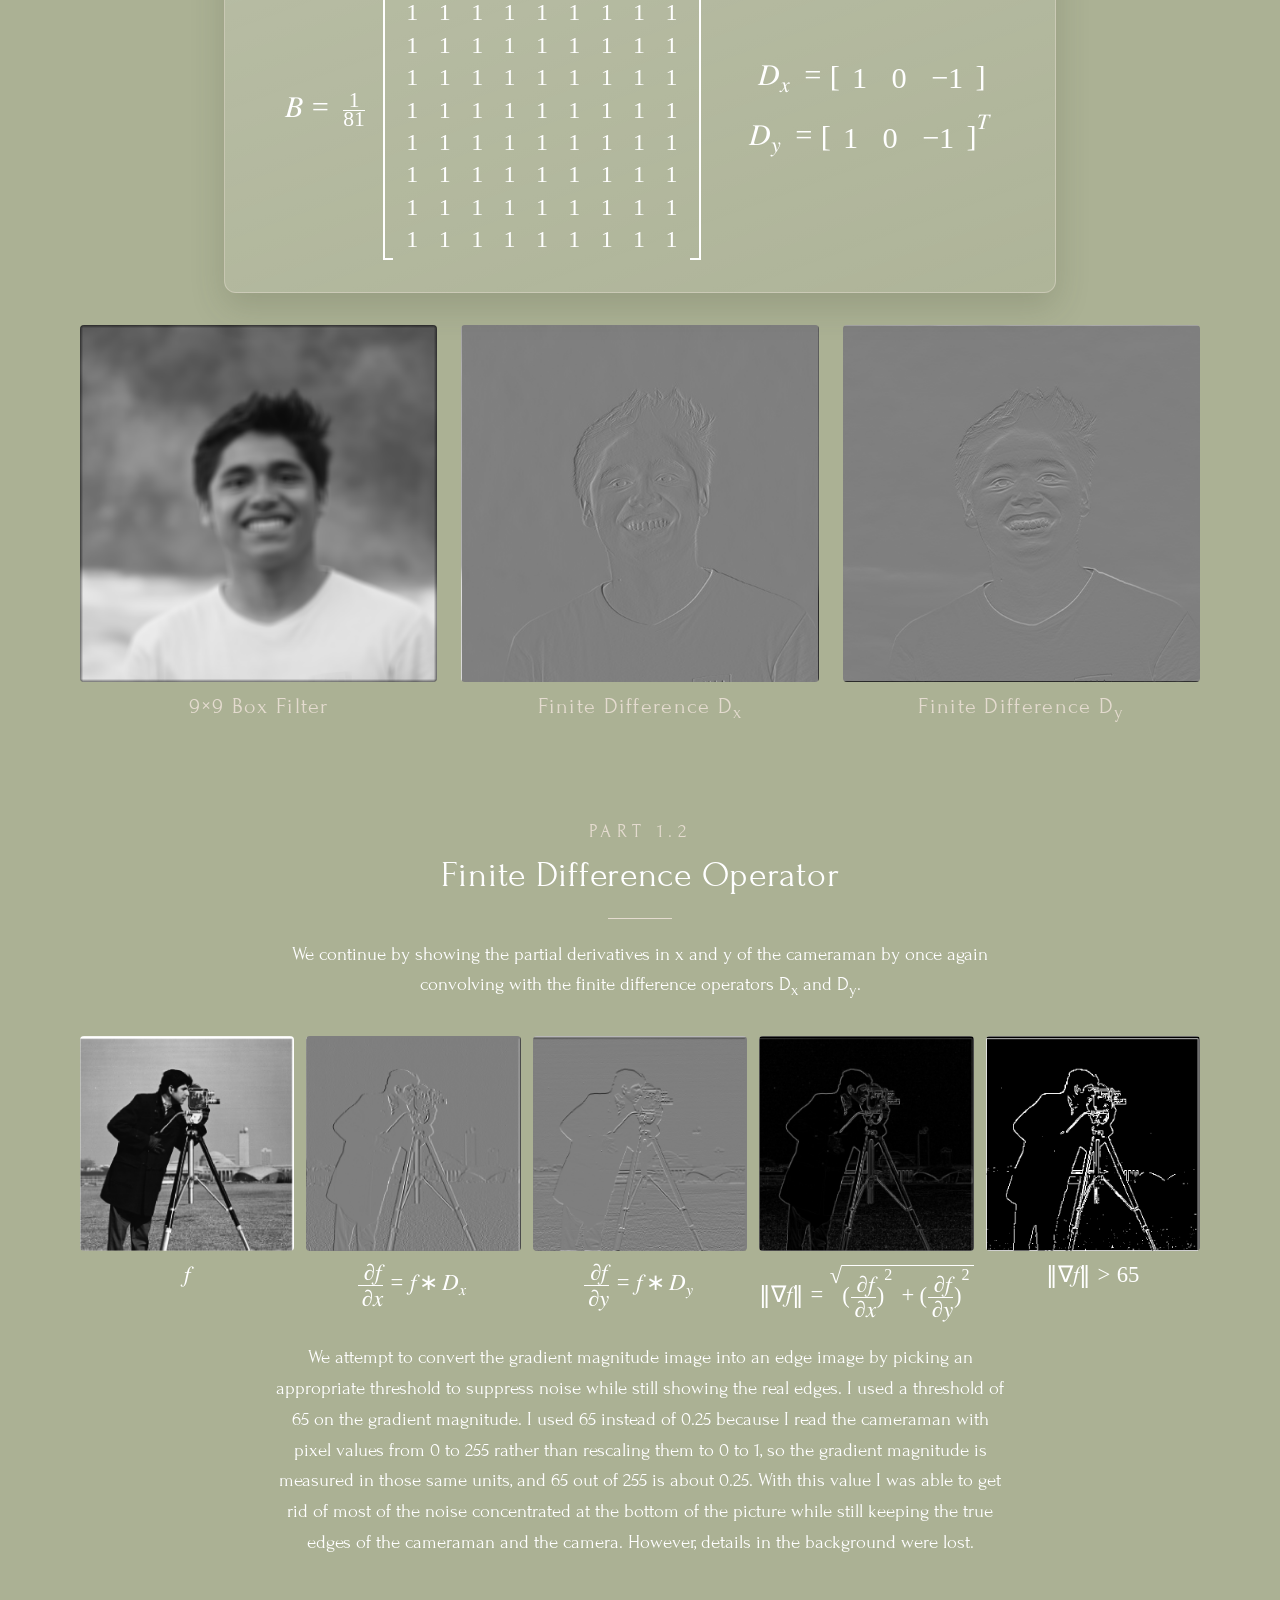
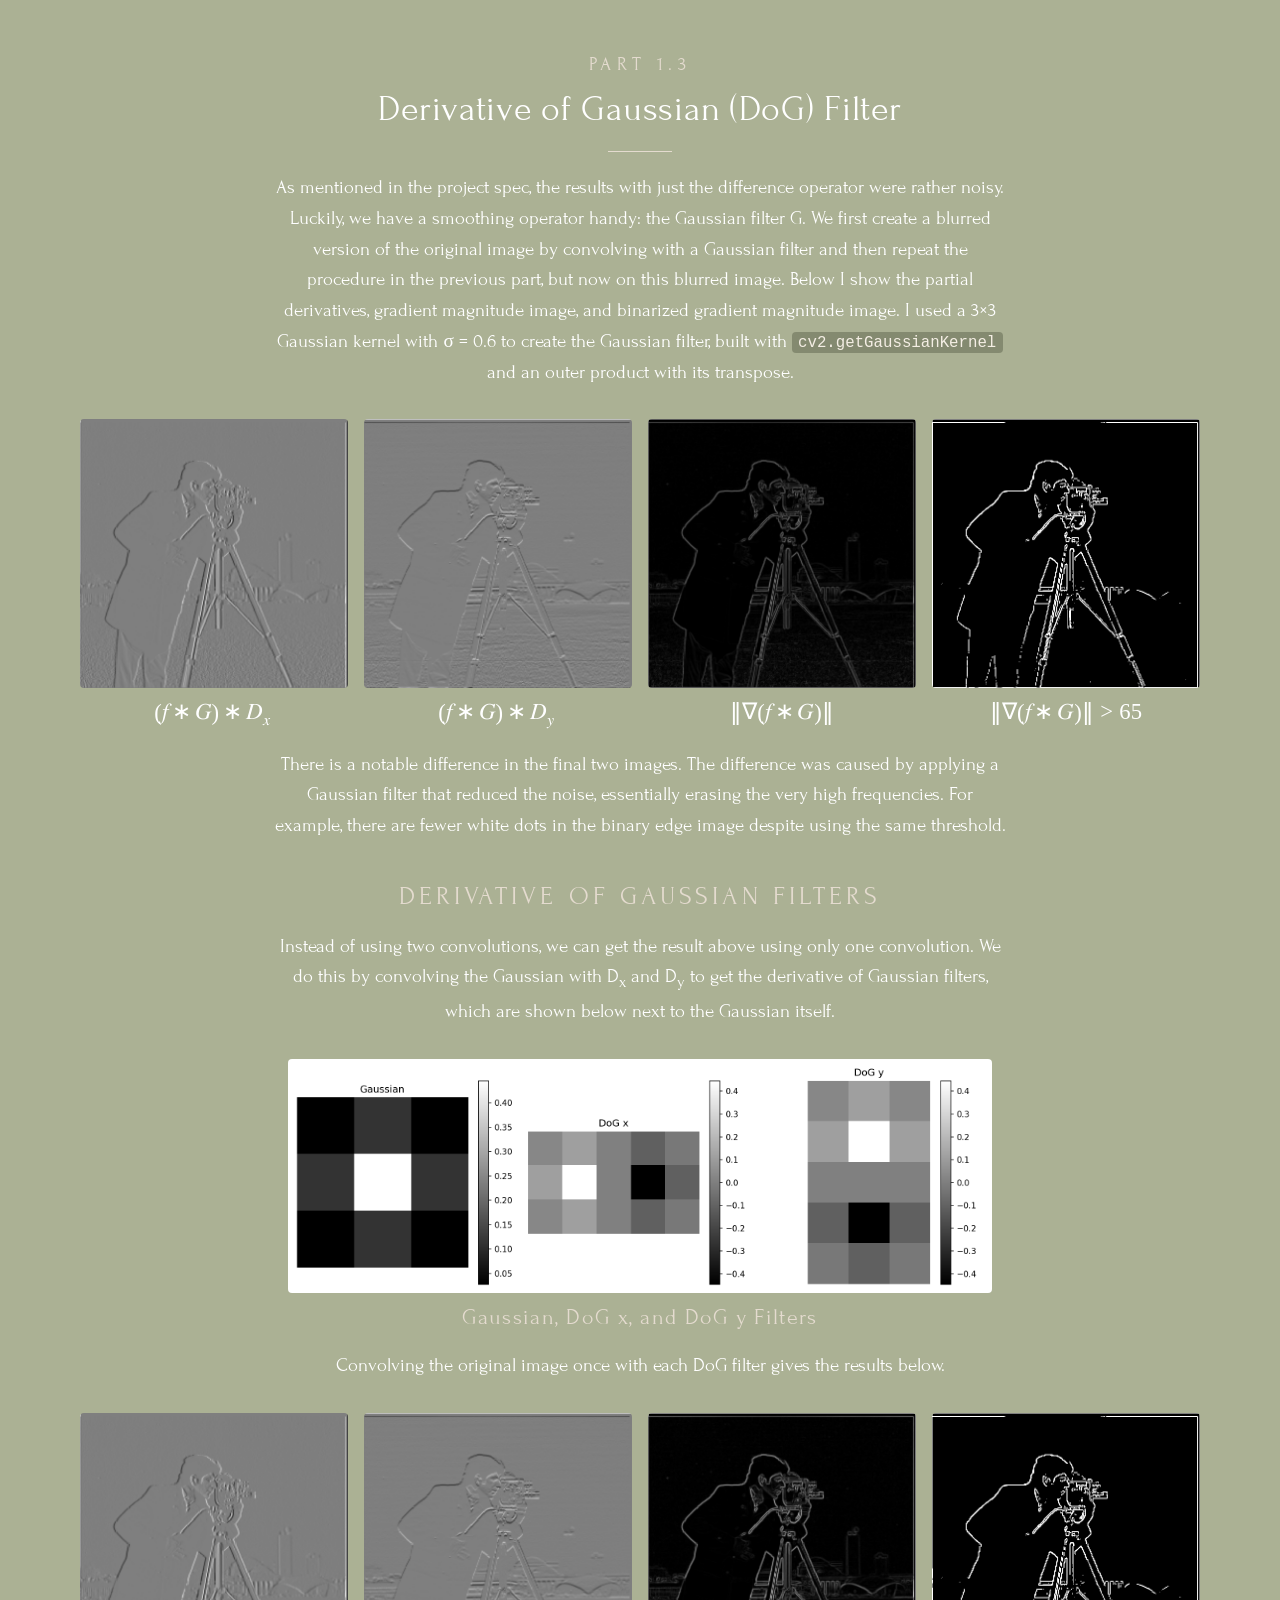
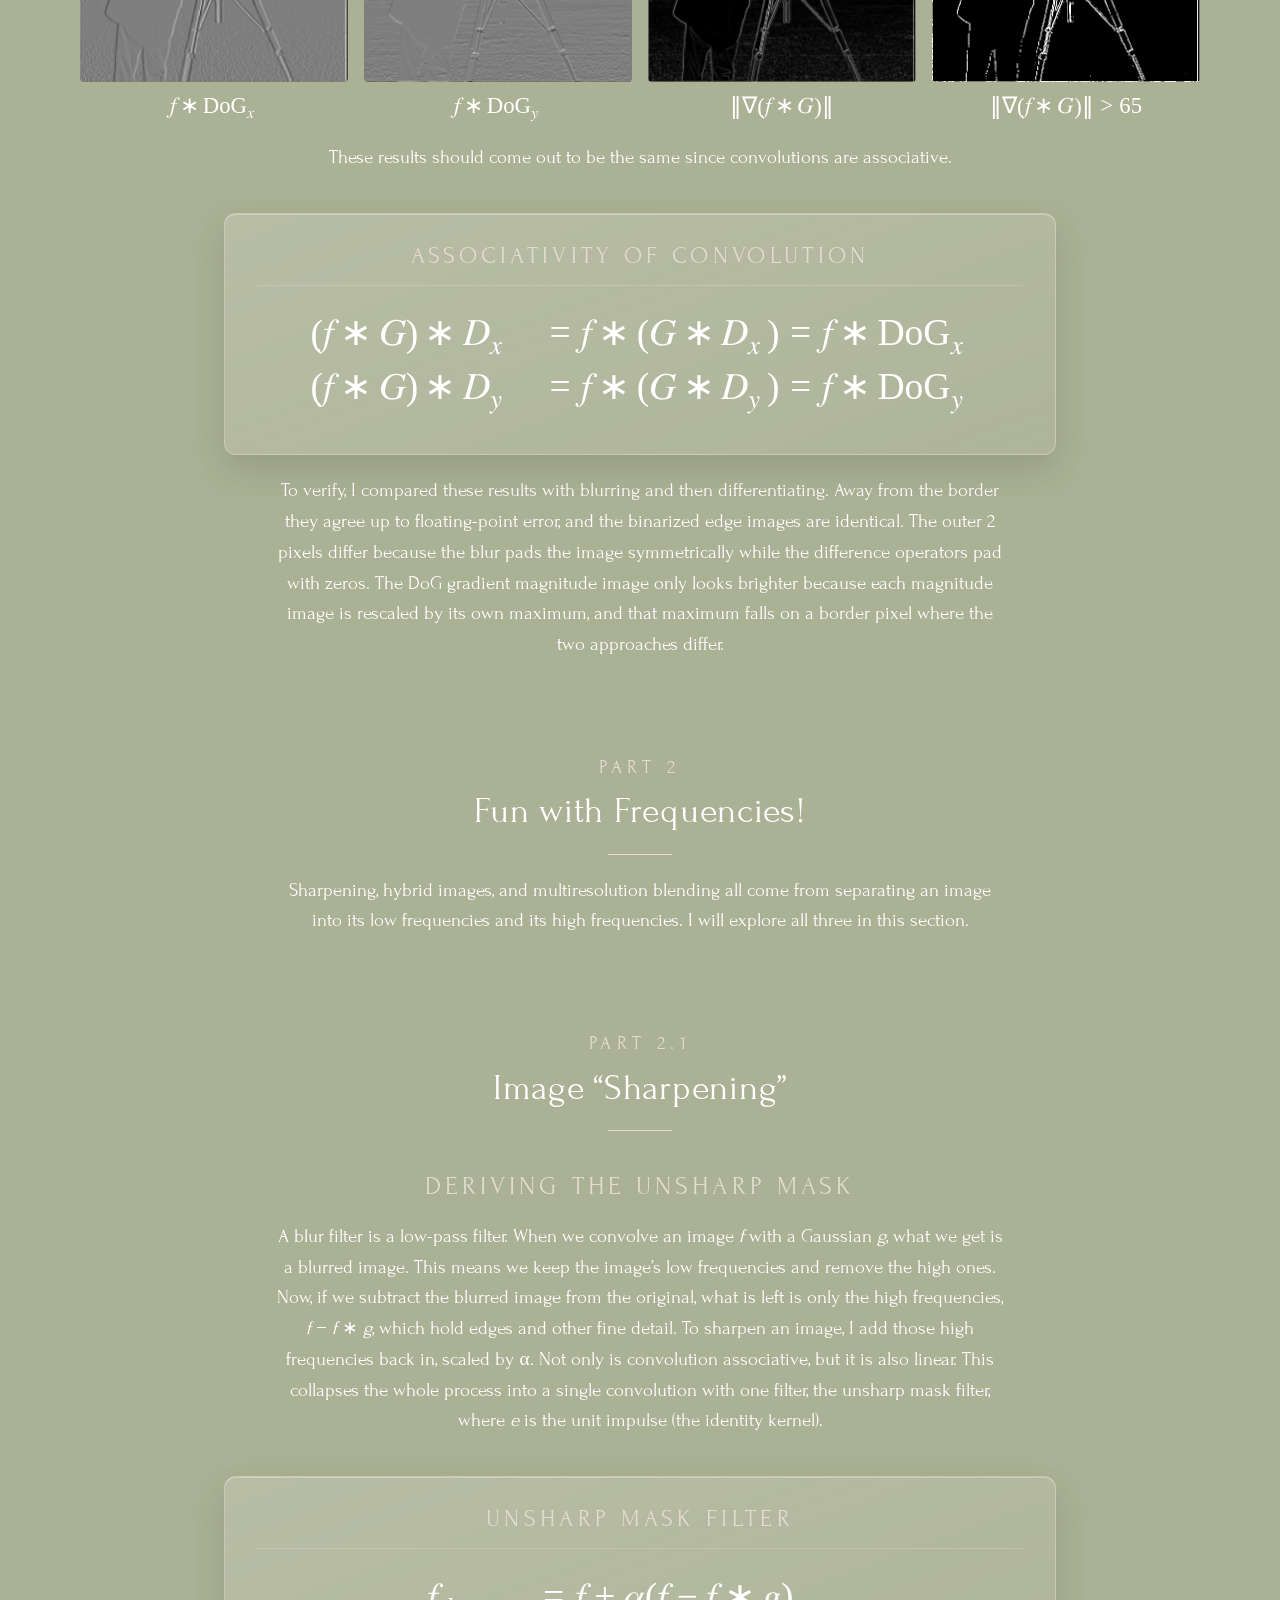
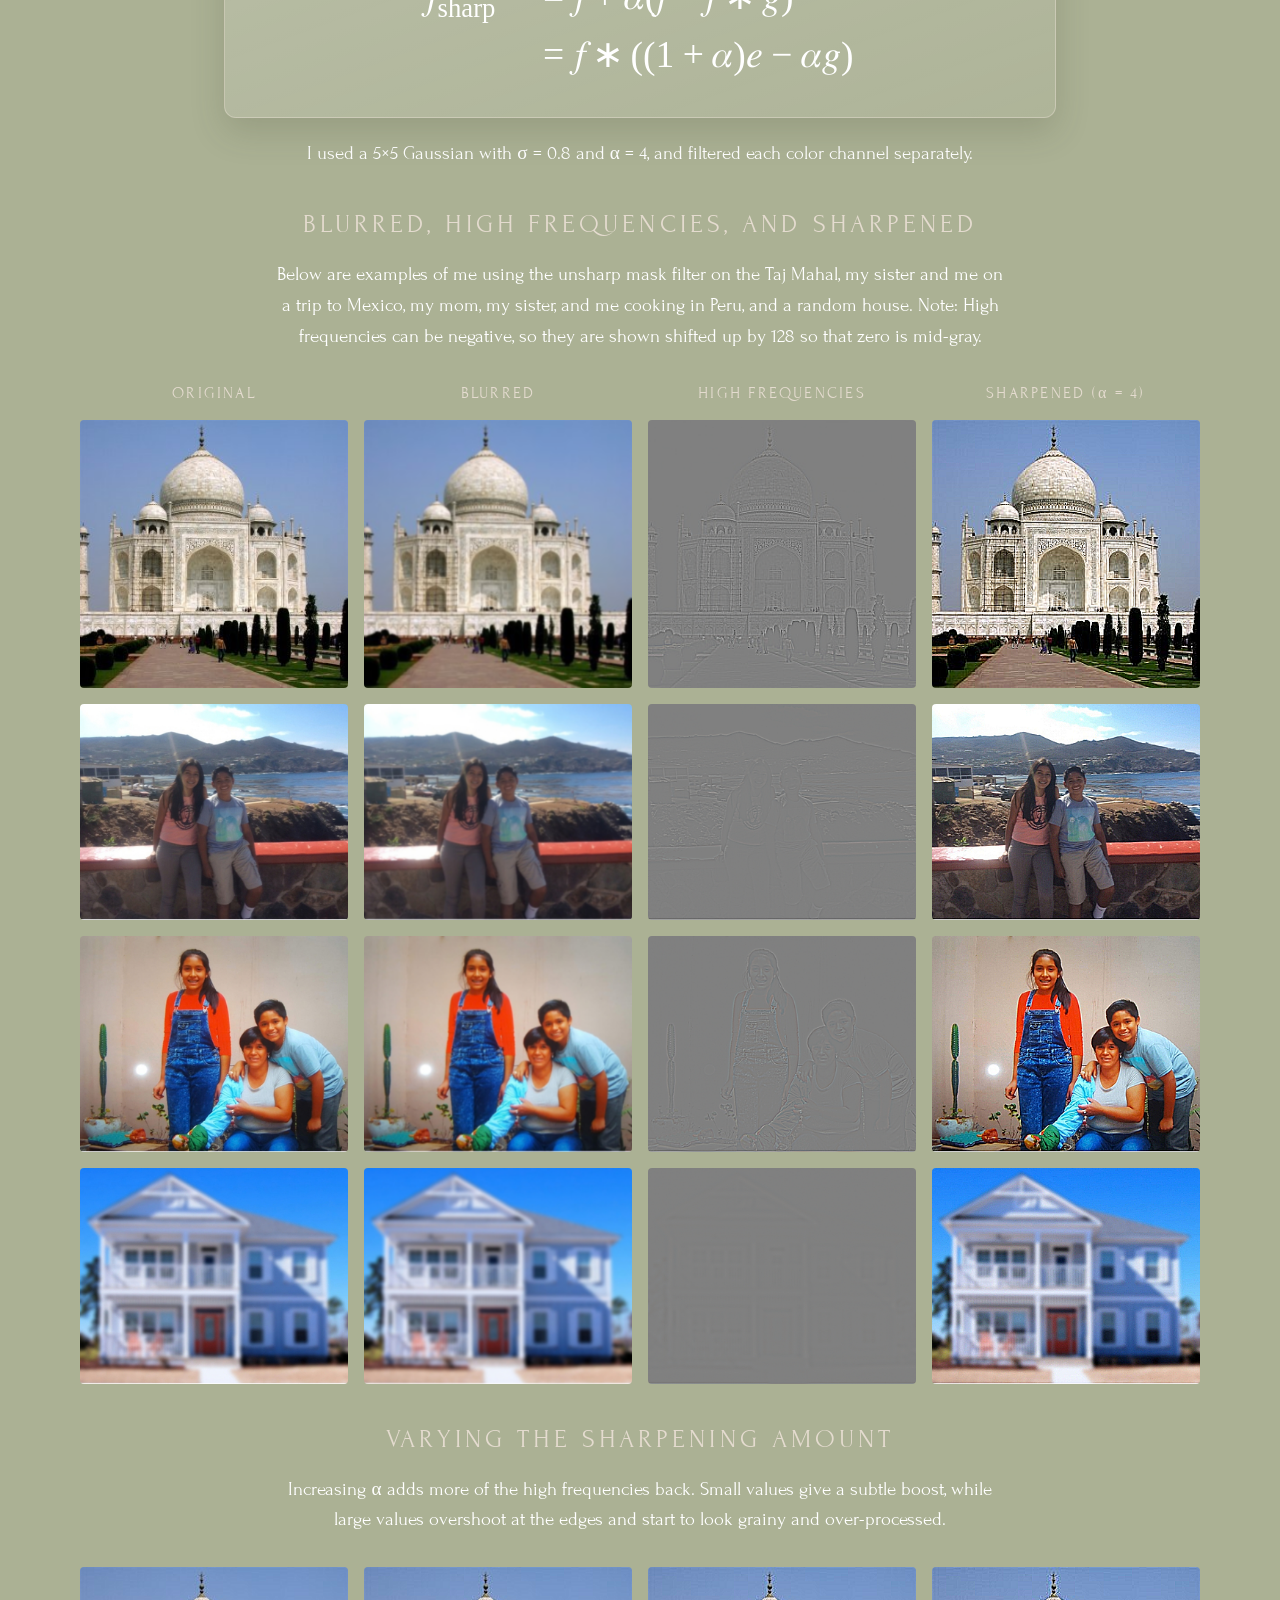
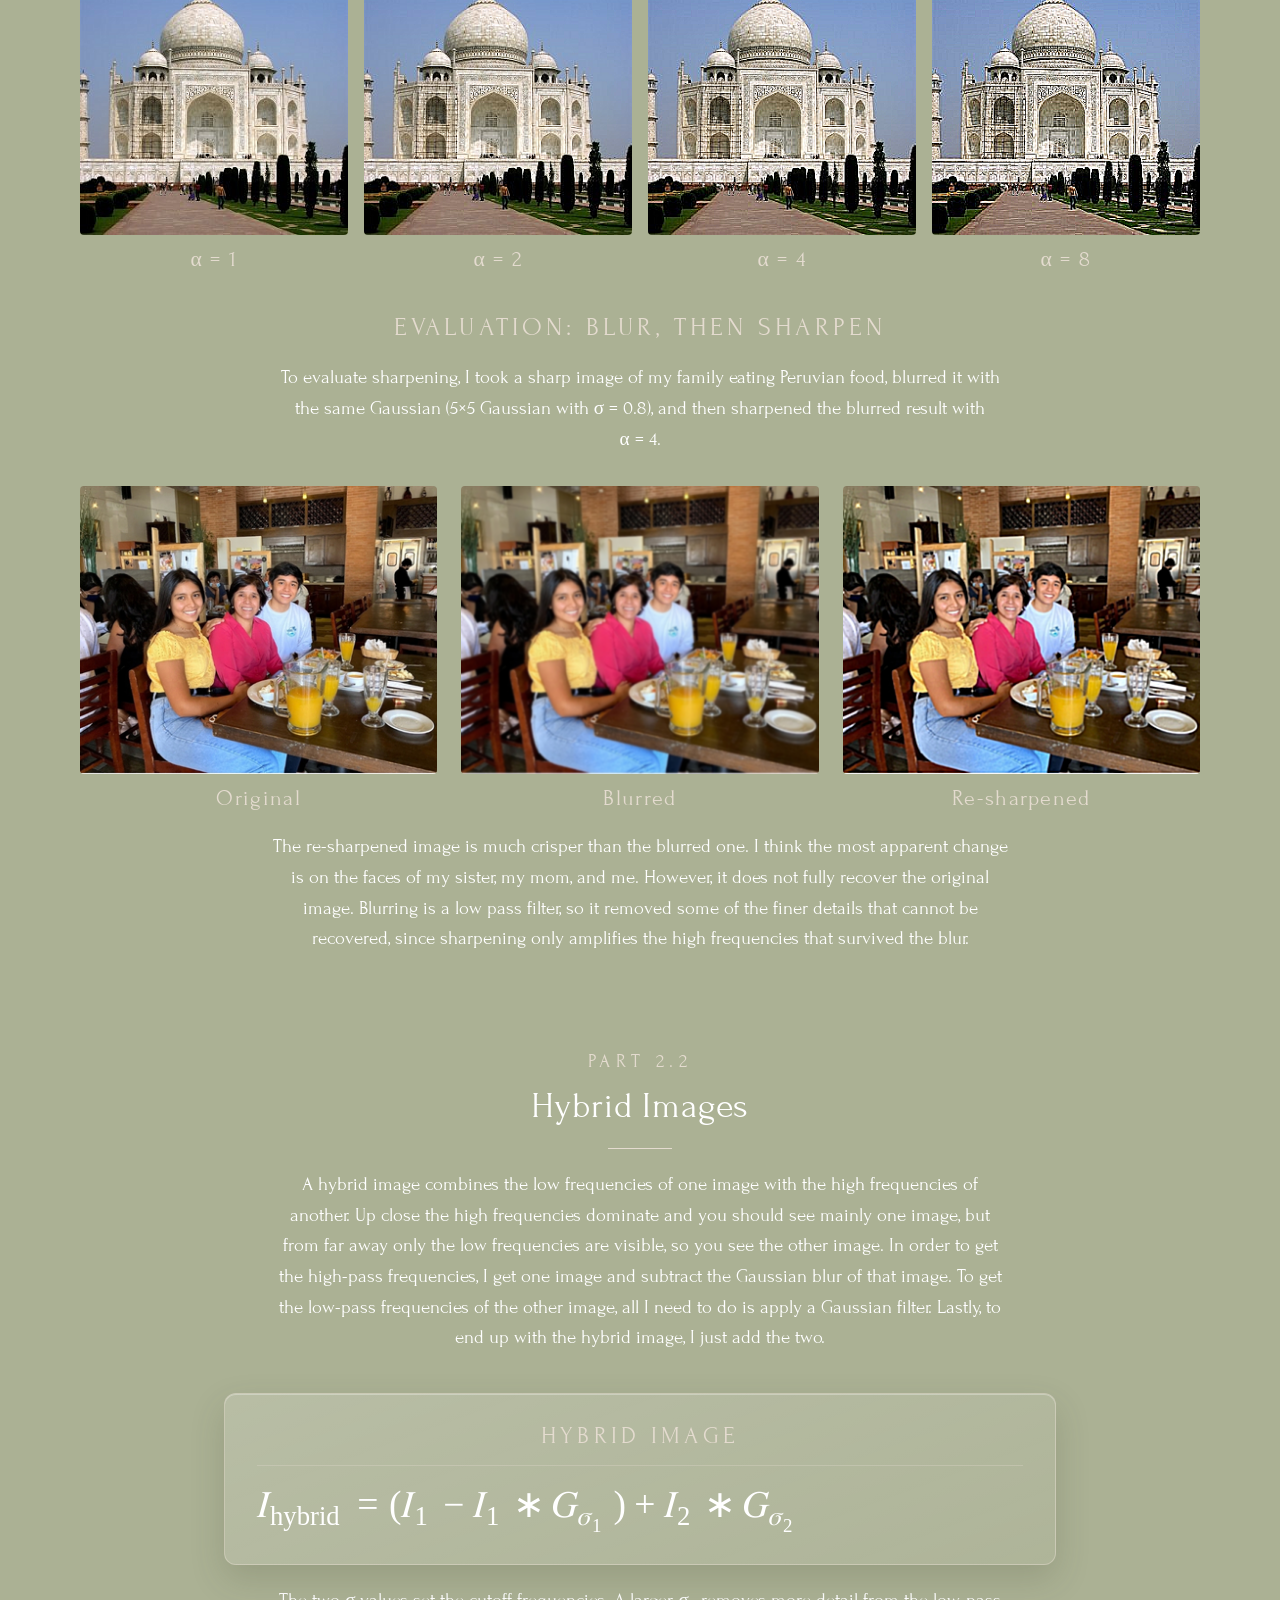
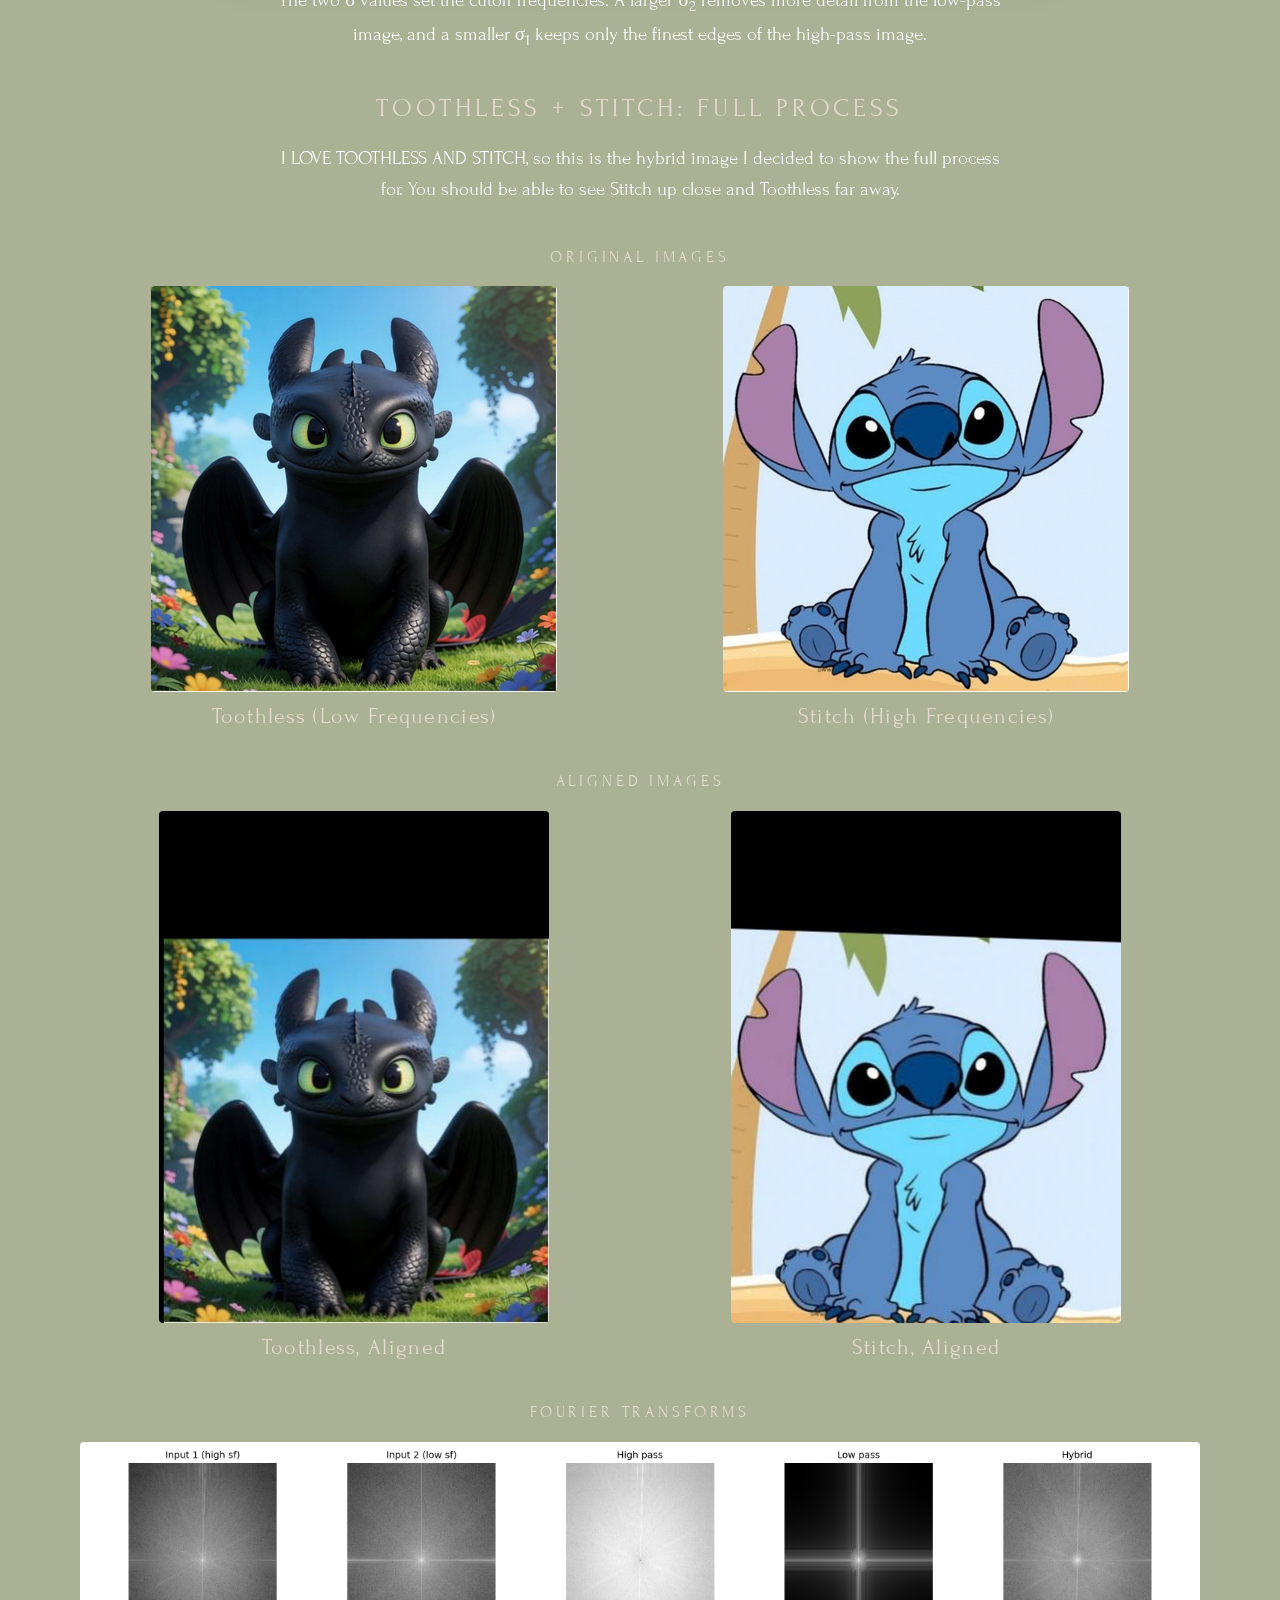
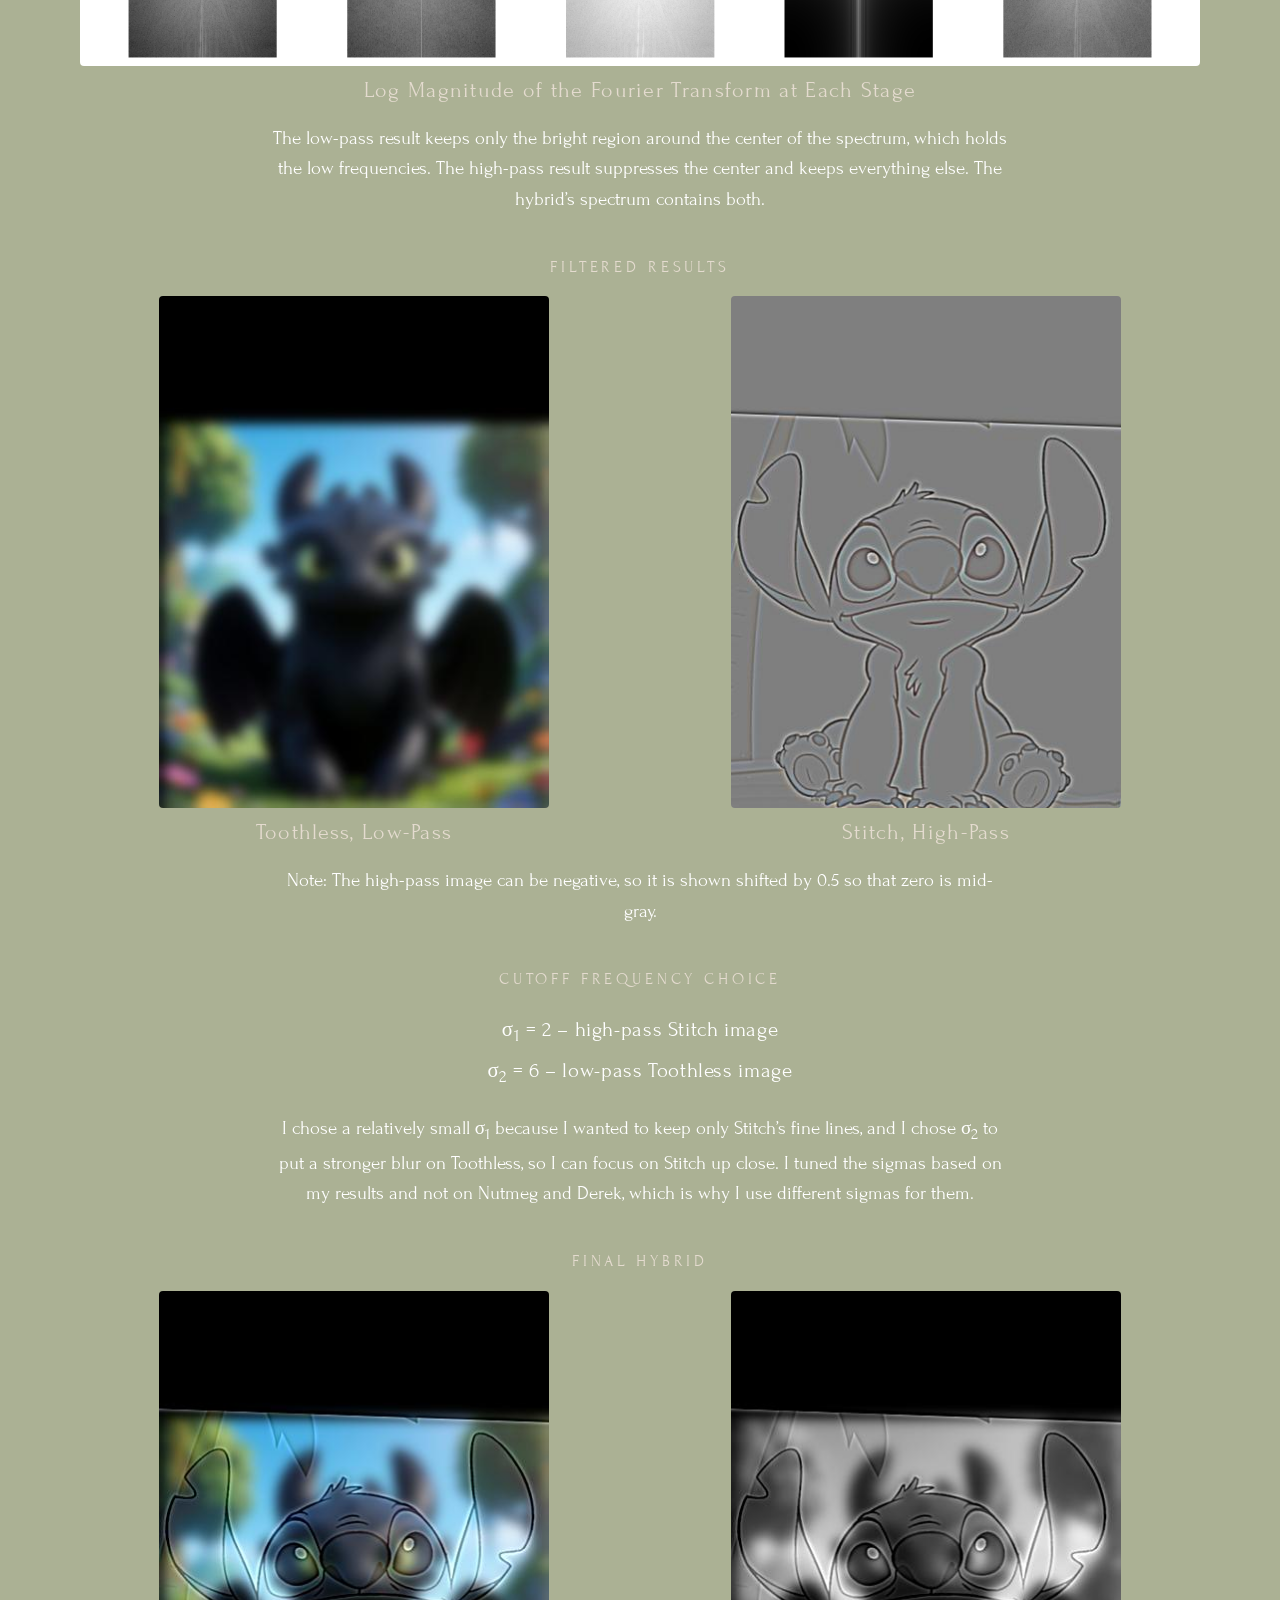
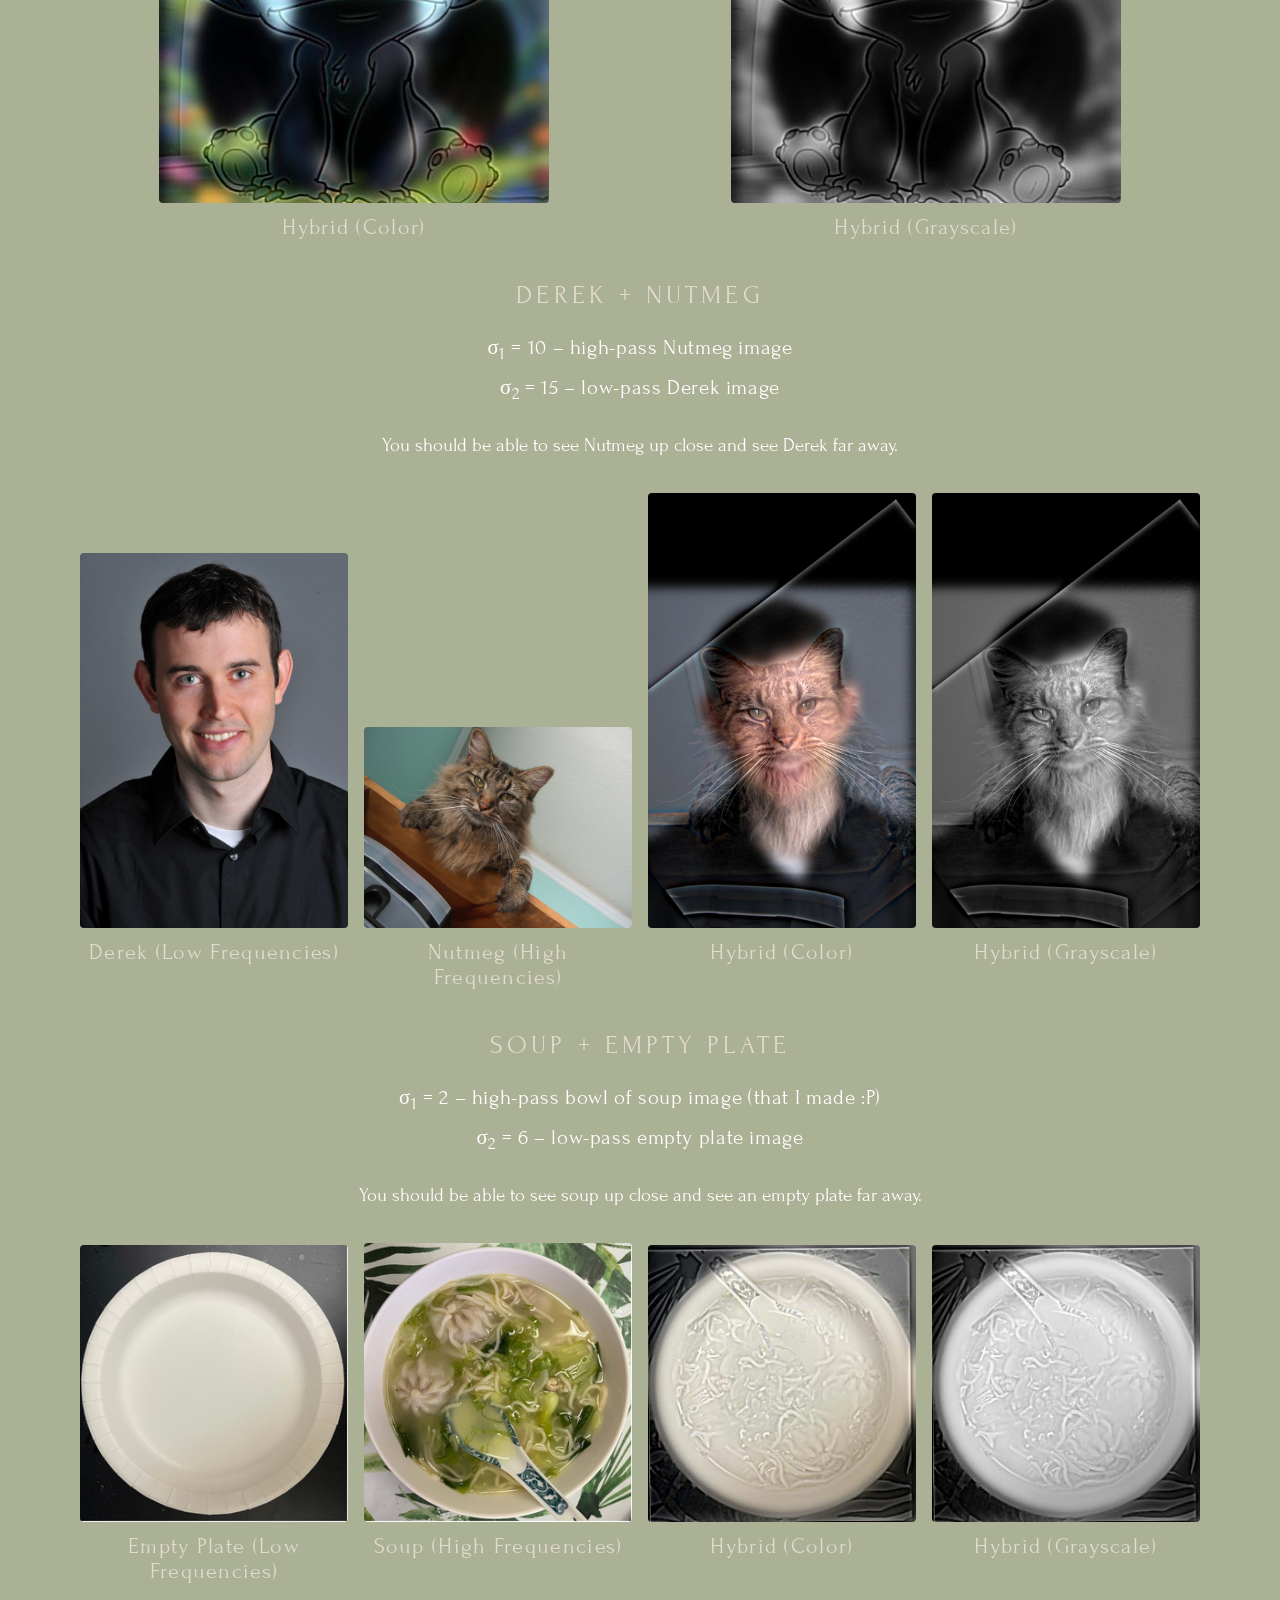
<file: proj_2/index.html>
<!DOCTYPE html>
<html lang="en">
<head>
    <meta charset="utf-8">
    <meta name="viewport" content="width=device-width, initial-scale=1">
    <title>Project 2: Fun with Filters and Frequencies</title>
    <link rel="preconnect" href="https://fonts.googleapis.com">
    <link rel="preconnect" href="https://fonts.gstatic.com" crossorigin>
    <link href="https://fonts.googleapis.com/css2?family=Forum&display=swap" rel="stylesheet">
    <link rel="stylesheet" href="../assets/style.css">
</head>
<body>
    <h1 class="project-title">Project 2: Fun with Filters and Frequencies</h1>

    <img class="crest small" src="../assets/bridge-palms.svg"
         alt="Vincent Thomas Bridge framed by palm trees" width="496" height="190">

    <div class="parts">

        <section class="part">
            <p class="part-label">Part 1</p>
            <h2>Fun with Filters</h2>
            <p>
                In this part, we will build intuitions about 2D convolutions and filtering. We will
                begin by using the humble finite difference as our filter in the x and y directions.
            </p>

        </section>

        <section class="part">
            <p class="part-label">Part 1.1</p>
            <h2>Convolutions from Scratch!</h2>
            <p>
                I used NumPy to implement 2D convolutions from scratch using four for loops and two. I also
                made sure to flip the kernel first so the operation is actually a convolution and not a
                cross-correlation.
            </p>

            <div class="code-block" data-label="Four Loops">
<pre><code><span class="k">def</span><span class="w"> </span><span class="nf">four_for_loops</span><span class="p">(</span><span class="n">input_img</span><span class="p">,</span> <span class="n">kernal</span><span class="p">,</span> <span class="n">padding</span><span class="p">):</span>
    <span class="n">k_height</span><span class="p">,</span> <span class="n">k_width</span> <span class="o">=</span> <span class="n">kernal</span><span class="o">.</span><span class="n">shape</span>
    <span class="n">output</span> <span class="o">=</span> <span class="p">[]</span>
    <span class="n">flipped</span> <span class="o">=</span> <span class="n">np</span><span class="o">.</span><span class="n">flip</span><span class="p">(</span><span class="n">kernal</span><span class="p">)</span>

    <span class="k">if</span> <span class="n">padding</span> <span class="o">==</span> <span class="s1">&#39;same&#39;</span><span class="p">:</span>
        <span class="n">pad</span> <span class="o">=</span> <span class="p">((</span><span class="n">k_height</span> <span class="o">//</span> <span class="mi">2</span><span class="p">,</span> <span class="p">(</span><span class="n">k_height</span> <span class="o">-</span> <span class="mi">1</span><span class="p">)</span> <span class="o">//</span> <span class="mi">2</span><span class="p">),(</span><span class="n">k_width</span> <span class="o">//</span> <span class="mi">2</span><span class="p">,</span> <span class="p">(</span><span class="n">k_width</span> <span class="o">-</span> <span class="mi">1</span><span class="p">)</span> <span class="o">//</span> <span class="mi">2</span><span class="p">))</span>
        <span class="n">img</span> <span class="o">=</span> <span class="n">np</span><span class="o">.</span><span class="n">pad</span><span class="p">(</span><span class="n">np</span><span class="o">.</span><span class="n">asarray</span><span class="p">(</span><span class="n">input_img</span><span class="p">,</span> <span class="n">dtype</span><span class="o">=</span><span class="n">np</span><span class="o">.</span><span class="n">float64</span><span class="p">),</span> <span class="n">pad_width</span> <span class="o">=</span> <span class="n">pad</span><span class="p">,</span> <span class="n">mode</span><span class="o">=</span><span class="s1">&#39;constant&#39;</span><span class="p">,</span> <span class="n">constant_values</span><span class="o">=</span><span class="mi">0</span><span class="p">)</span>
    <span class="k">elif</span> <span class="n">padding</span> <span class="o">==</span> <span class="s1">&#39;full&#39;</span><span class="p">:</span>
        <span class="n">pad</span> <span class="o">=</span> <span class="p">((</span><span class="n">k_height</span> <span class="o">-</span> <span class="mi">1</span><span class="p">,</span> <span class="n">k_height</span> <span class="o">-</span> <span class="mi">1</span><span class="p">),(</span><span class="n">k_width</span> <span class="o">-</span> <span class="mi">1</span><span class="p">,</span> <span class="n">k_width</span> <span class="o">-</span> <span class="mi">1</span><span class="p">))</span>
        <span class="n">img</span> <span class="o">=</span> <span class="n">np</span><span class="o">.</span><span class="n">pad</span><span class="p">(</span><span class="n">np</span><span class="o">.</span><span class="n">asarray</span><span class="p">(</span><span class="n">input_img</span><span class="p">,</span> <span class="n">dtype</span><span class="o">=</span><span class="n">np</span><span class="o">.</span><span class="n">float64</span><span class="p">),</span> <span class="n">pad_width</span> <span class="o">=</span> <span class="n">pad</span><span class="p">,</span> <span class="n">mode</span><span class="o">=</span><span class="s1">&#39;constant&#39;</span><span class="p">,</span> <span class="n">constant_values</span><span class="o">=</span><span class="mi">0</span><span class="p">)</span>
    <span class="k">else</span><span class="p">:</span>
        <span class="n">img</span> <span class="o">=</span> <span class="n">np</span><span class="o">.</span><span class="n">asarray</span><span class="p">(</span><span class="n">input_img</span><span class="p">,</span> <span class="n">dtype</span><span class="o">=</span><span class="n">np</span><span class="o">.</span><span class="n">float64</span><span class="p">)</span>  <span class="c1"># Valid Padding</span>

    <span class="k">for</span> <span class="n">height_idx_img</span> <span class="ow">in</span> <span class="nb">range</span><span class="p">(</span><span class="mi">0</span><span class="p">,</span> <span class="nb">len</span><span class="p">(</span><span class="n">img</span><span class="p">)</span><span class="o">-</span><span class="n">k_height</span><span class="o">+</span><span class="mi">1</span><span class="p">):</span>
        <span class="n">collection_sums</span> <span class="o">=</span> <span class="p">[]</span>
        <span class="k">for</span> <span class="n">width_idx_img</span> <span class="ow">in</span> <span class="nb">range</span><span class="p">(</span><span class="mi">0</span><span class="p">,</span> <span class="nb">len</span><span class="p">(</span><span class="n">img</span><span class="p">[</span><span class="mi">0</span><span class="p">])</span><span class="o">-</span><span class="n">k_width</span><span class="o">+</span><span class="mi">1</span><span class="p">):</span>
            <span class="n">temp_sum</span> <span class="o">=</span> <span class="mi">0</span>
            <span class="k">for</span> <span class="n">height_idx_filter</span> <span class="ow">in</span> <span class="nb">range</span><span class="p">(</span><span class="mi">0</span><span class="p">,</span> <span class="n">k_height</span><span class="p">):</span>
                <span class="k">for</span> <span class="n">width_idx_filter</span> <span class="ow">in</span> <span class="nb">range</span><span class="p">(</span><span class="mi">0</span><span class="p">,</span> <span class="n">k_width</span><span class="p">):</span>
                    <span class="n">answer</span> <span class="o">=</span> <span class="n">flipped</span><span class="p">[</span><span class="n">height_idx_filter</span><span class="p">,</span> <span class="n">width_idx_filter</span><span class="p">]</span> <span class="o">*</span> <span class="n">img</span><span class="p">[</span><span class="n">height_idx_img</span> <span class="o">+</span> <span class="n">height_idx_filter</span><span class="p">,</span> <span class="n">width_idx_img</span> <span class="o">+</span> <span class="n">width_idx_filter</span><span class="p">]</span>
                    <span class="n">temp_sum</span> <span class="o">+=</span> <span class="n">answer</span>
            <span class="n">collection_sums</span><span class="o">.</span><span class="n">append</span><span class="p">(</span><span class="n">temp_sum</span><span class="p">)</span>
        <span class="n">output</span><span class="o">.</span><span class="n">append</span><span class="p">(</span><span class="n">collection_sums</span><span class="p">)</span>
    <span class="k">return</span> <span class="n">np</span><span class="o">.</span><span class="n">array</span><span class="p">(</span><span class="n">output</span><span class="p">)</span></code></pre>
            </div>

            <div class="code-block" data-label="Two Loops">
<pre><code><span class="k">def</span><span class="w"> </span><span class="nf">two_for_loops</span><span class="p">(</span><span class="n">input_img</span><span class="p">,</span> <span class="n">kernal</span><span class="p">,</span> <span class="n">padding</span><span class="p">):</span>
    <span class="n">k_height</span><span class="p">,</span> <span class="n">k_width</span> <span class="o">=</span> <span class="n">kernal</span><span class="o">.</span><span class="n">shape</span>
    <span class="n">output</span> <span class="o">=</span> <span class="p">[]</span>
    <span class="n">flipped</span> <span class="o">=</span> <span class="n">np</span><span class="o">.</span><span class="n">flip</span><span class="p">(</span><span class="n">kernal</span><span class="p">)</span>

    <span class="k">if</span> <span class="n">padding</span> <span class="o">==</span> <span class="s1">&#39;same&#39;</span><span class="p">:</span>
        <span class="n">pad</span> <span class="o">=</span> <span class="p">((</span><span class="n">k_height</span> <span class="o">//</span> <span class="mi">2</span><span class="p">,</span> <span class="p">(</span><span class="n">k_height</span> <span class="o">-</span> <span class="mi">1</span><span class="p">)</span> <span class="o">//</span> <span class="mi">2</span><span class="p">),(</span><span class="n">k_width</span> <span class="o">//</span> <span class="mi">2</span><span class="p">,</span> <span class="p">(</span><span class="n">k_width</span> <span class="o">-</span> <span class="mi">1</span><span class="p">)</span> <span class="o">//</span> <span class="mi">2</span><span class="p">))</span>
        <span class="n">img</span> <span class="o">=</span> <span class="n">np</span><span class="o">.</span><span class="n">pad</span><span class="p">(</span><span class="n">np</span><span class="o">.</span><span class="n">asarray</span><span class="p">(</span><span class="n">input_img</span><span class="p">,</span> <span class="n">dtype</span><span class="o">=</span><span class="n">np</span><span class="o">.</span><span class="n">float64</span><span class="p">),</span> <span class="n">pad_width</span> <span class="o">=</span> <span class="n">pad</span><span class="p">,</span> <span class="n">mode</span><span class="o">=</span><span class="s1">&#39;constant&#39;</span><span class="p">,</span> <span class="n">constant_values</span><span class="o">=</span><span class="mi">0</span><span class="p">)</span>
    <span class="k">elif</span> <span class="n">padding</span> <span class="o">==</span> <span class="s1">&#39;full&#39;</span><span class="p">:</span>
        <span class="n">pad</span> <span class="o">=</span> <span class="p">((</span><span class="n">k_height</span> <span class="o">-</span> <span class="mi">1</span><span class="p">,</span> <span class="n">k_height</span> <span class="o">-</span> <span class="mi">1</span><span class="p">),(</span><span class="n">k_width</span> <span class="o">-</span> <span class="mi">1</span><span class="p">,</span> <span class="n">k_width</span> <span class="o">-</span> <span class="mi">1</span><span class="p">))</span>
        <span class="n">img</span> <span class="o">=</span> <span class="n">np</span><span class="o">.</span><span class="n">pad</span><span class="p">(</span><span class="n">np</span><span class="o">.</span><span class="n">asarray</span><span class="p">(</span><span class="n">input_img</span><span class="p">,</span> <span class="n">dtype</span><span class="o">=</span><span class="n">np</span><span class="o">.</span><span class="n">float64</span><span class="p">),</span> <span class="n">pad_width</span> <span class="o">=</span> <span class="n">pad</span><span class="p">,</span> <span class="n">mode</span><span class="o">=</span><span class="s1">&#39;constant&#39;</span><span class="p">,</span> <span class="n">constant_values</span><span class="o">=</span><span class="mi">0</span><span class="p">)</span>
    <span class="k">else</span><span class="p">:</span>
        <span class="n">img</span> <span class="o">=</span> <span class="n">np</span><span class="o">.</span><span class="n">asarray</span><span class="p">(</span><span class="n">input_img</span><span class="p">,</span> <span class="n">dtype</span><span class="o">=</span><span class="n">np</span><span class="o">.</span><span class="n">float64</span><span class="p">)</span>  <span class="c1"># Valid Padding</span>

    <span class="k">for</span> <span class="n">height_idx_img</span> <span class="ow">in</span> <span class="nb">range</span><span class="p">(</span><span class="mi">0</span><span class="p">,</span> <span class="nb">len</span><span class="p">(</span><span class="n">img</span><span class="p">)</span><span class="o">-</span><span class="n">k_height</span><span class="o">+</span><span class="mi">1</span><span class="p">):</span>
        <span class="n">collection_sums</span> <span class="o">=</span> <span class="p">[]</span>
        <span class="k">for</span> <span class="n">width_idx_img</span> <span class="ow">in</span> <span class="nb">range</span><span class="p">(</span><span class="mi">0</span><span class="p">,</span> <span class="nb">len</span><span class="p">(</span><span class="n">img</span><span class="p">[</span><span class="mi">0</span><span class="p">])</span><span class="o">-</span><span class="n">k_width</span><span class="o">+</span><span class="mi">1</span><span class="p">):</span>
            <span class="c1"># Element wise multiplication and then sum</span>
            <span class="n">patch</span> <span class="o">=</span> <span class="n">img</span><span class="p">[</span><span class="n">height_idx_img</span><span class="p">:</span><span class="n">height_idx_img</span><span class="o">+</span><span class="n">k_height</span><span class="p">,</span> <span class="n">width_idx_img</span><span class="p">:</span><span class="n">width_idx_img</span><span class="o">+</span><span class="n">k_width</span><span class="p">]</span>
            <span class="n">temp_sum</span> <span class="o">=</span> <span class="n">np</span><span class="o">.</span><span class="n">sum</span><span class="p">(</span><span class="n">patch</span><span class="o">*</span><span class="n">flipped</span><span class="p">)</span>
            <span class="n">collection_sums</span><span class="o">.</span><span class="n">append</span><span class="p">(</span><span class="n">temp_sum</span><span class="p">)</span>
        <span class="n">output</span><span class="o">.</span><span class="n">append</span><span class="p">(</span><span class="n">collection_sums</span><span class="p">)</span>
    <span class="k">return</span> <span class="n">np</span><span class="o">.</span><span class="n">array</span><span class="p">(</span><span class="n">output</span><span class="p">)</span></code></pre>
            </div>

            <h3>Speed Comparison</h3>
            <div class="cards">
                <div class="card">
                    <p class="card-label">Slowest</p>
                    <h4>Four Loops</h4>
                    <p>Takes the longest, since every kernel entry is multiplied and summed one at a time.</p>
                </div>
                <div class="card">
                    <p class="card-label">Faster</p>
                    <h4>Two Loops</h4>
                    <p>Faster, since we used vectorized operations in place of the two inner loops.</p>
                </div>
                <div class="card">
                    <p class="card-label">Fastest</p>
                    <h4>SciPy</h4>
                    <p><code>scipy.signal.convolve2d</code> is the fastest since it is optimized.</p>
                </div>
            </div>
            <p>
                I verified that both of my implementations matched <code>scipy.signal.convolve2d</code> over
                random images and kernels in every padding mode.
            </p>

            <h3>Boundary Handling</h3>
            <p>The boundaries I covered were handled through same, full, and valid padding.</p>
            <div class="cards">
                <div class="card">
                    <h4>Same</h4>
                    <p>The output has the same size as the input.</p>
                </div>
                <div class="card">
                    <h4>Full</h4>
                    <p>Add <span class="nowrap">k &minus; 1</span> on each side.</p>
                </div>
                <div class="card">
                    <h4>Valid</h4>
                    <p>No padding at all.</p>
                </div>
            </div>

            <h3>Results</h3>
            <p>
                Let's try convolving a picture of me in Hawaii with a 9&times;9 box filter and both finite
                difference operators, using my two-loop convolution. The box filter blurs the image, while the
                finite difference filters show us changes in the x direction and y direction for
                D<sub>x</sub> and D<sub>y</sub> respectively.
            </p>

            <div class="eq-block" data-label="Box Filter and Finite Difference Operators">
                <div class="filters-row">
                <div class="box-eq">
                    <math class="eq" display="inline" xmlns="http://www.w3.org/1998/Math/MathML"><mrow><mi>B</mi><mo>=</mo><mfrac><mn>1</mn><mn>81</mn></mfrac></mrow></math>
                    <span class="matrix" role="img" aria-label="nine by nine matrix of ones">
                        <span>1</span>
                        <span>1</span>
                        <span>1</span>
                        <span>1</span>
                        <span>1</span>
                        <span>1</span>
                        <span>1</span>
                        <span>1</span>
                        <span>1</span>
                        <span>1</span>
                        <span>1</span>
                        <span>1</span>
                        <span>1</span>
                        <span>1</span>
                        <span>1</span>
                        <span>1</span>
                        <span>1</span>
                        <span>1</span>
                        <span>1</span>
                        <span>1</span>
                        <span>1</span>
                        <span>1</span>
                        <span>1</span>
                        <span>1</span>
                        <span>1</span>
                        <span>1</span>
                        <span>1</span>
                        <span>1</span>
                        <span>1</span>
                        <span>1</span>
                        <span>1</span>
                        <span>1</span>
                        <span>1</span>
                        <span>1</span>
                        <span>1</span>
                        <span>1</span>
                        <span>1</span>
                        <span>1</span>
                        <span>1</span>
                        <span>1</span>
                        <span>1</span>
                        <span>1</span>
                        <span>1</span>
                        <span>1</span>
                        <span>1</span>
                        <span>1</span>
                        <span>1</span>
                        <span>1</span>
                        <span>1</span>
                        <span>1</span>
                        <span>1</span>
                        <span>1</span>
                        <span>1</span>
                        <span>1</span>
                        <span>1</span>
                        <span>1</span>
                        <span>1</span>
                        <span>1</span>
                        <span>1</span>
                        <span>1</span>
                        <span>1</span>
                        <span>1</span>
                        <span>1</span>
                        <span>1</span>
                        <span>1</span>
                        <span>1</span>
                        <span>1</span>
                        <span>1</span>
                        <span>1</span>
                        <span>1</span>
                        <span>1</span>
                        <span>1</span>
                        <span>1</span>
                        <span>1</span>
                        <span>1</span>
                        <span>1</span>
                        <span>1</span>
                        <span>1</span>
                        <span>1</span>
                        <span>1</span>
                        <span>1</span>
                    </span>
                </div>
                    <div class="fd-eq">
                        <math class="eq" display="block" xmlns="http://www.w3.org/1998/Math/MathML"><mrow><msub><mi>D</mi><mi>x</mi></msub><mo>=</mo><mrow><mo>[</mo><mtable columnspacing="0.8em"><mtr><mtd><mn>1</mn></mtd><mtd><mn>0</mn></mtd><mtd><mrow><mo>&#x2212;</mo><mn>1</mn></mrow></mtd></mtr></mtable><mo>]</mo></mrow></mrow></math>
                        <math class="eq" display="block" xmlns="http://www.w3.org/1998/Math/MathML"><mrow><msub><mi>D</mi><mi>y</mi></msub><mo>=</mo><msup><mrow><mo>[</mo><mtable columnspacing="0.8em"><mtr><mtd><mn>1</mn></mtd><mtd><mn>0</mn></mtd><mtd><mrow><mo>&#x2212;</mo><mn>1</mn></mrow></mtd></mtr></mtable><mo>]</mo></mrow><mi>T</mi></msup></mrow></math>
                    </div>
                </div>
            </div>
            <div class="figures cols-3">
                <figure>
                    <img src="./output_pictures/box_9_x_9_kenneth.png" alt="Grayscale portrait blurred by a 9 by 9 box filter">
                    <figcaption>9&times;9 Box Filter</figcaption>
                </figure>
                <figure>
                    <img src="./output_pictures/diff_x_kenneth.png" alt="Portrait convolved with the x finite difference operator, highlighting vertical edges">
                    <figcaption>Finite Difference D<sub>x</sub></figcaption>
                </figure>
                <figure>
                    <img src="./output_pictures/diff_y_kenneth.png" alt="Portrait convolved with the y finite difference operator, highlighting horizontal edges">
                    <figcaption>Finite Difference D<sub>y</sub></figcaption>
                </figure>
            </div>
        </section>

        <section class="part">
            <p class="part-label">Part 1.2</p>
            <h2>Finite Difference Operator</h2>
            <p>
                We continue by showing the partial derivatives in x and y of the cameraman by once again
                convolving with the finite difference operators D<sub>x</sub> and D<sub>y</sub>.
            </p>
            <div class="figures cols-5">
                <figure>
                    <img src="./pictures/cameraman.png" alt="The original cameraman image">
                    <figcaption><math display="inline" displaystyle="true"><mi>f</mi></math></figcaption>
                </figure>
                <figure>
                    <img src="./output_pictures/diff_x_cameraman.png" alt="Cameraman image convolved with the x finite difference operator">
                    <figcaption><math display="inline" displaystyle="true"><mfrac><mrow><mo>&#x2202;</mo><mi>f</mi></mrow><mrow><mo>&#x2202;</mo><mi>x</mi></mrow></mfrac><mo>=</mo><mi>f</mi><mo>&#x2217;</mo><msub><mi>D</mi><mi>x</mi></msub></math></figcaption>
                </figure>
                <figure>
                    <img src="./output_pictures/diff_y_cameraman.png" alt="Cameraman image convolved with the y finite difference operator">
                    <figcaption><math display="inline" displaystyle="true"><mfrac><mrow><mo>&#x2202;</mo><mi>f</mi></mrow><mrow><mo>&#x2202;</mo><mi>y</mi></mrow></mfrac><mo>=</mo><mi>f</mi><mo>&#x2217;</mo><msub><mi>D</mi><mi>y</mi></msub></math></figcaption>
                </figure>
                <figure>
                    <img src="./output_pictures/magnitude_cameraman.png" alt="Gradient magnitude of the cameraman image">
                    <figcaption><math display="inline" displaystyle="true"><mo>&#x2016;</mo><mo>&#x2207;</mo><mi>f</mi><mo>&#x2016;</mo><mo>=</mo><msqrt><msup><mrow><mo>(</mo><mfrac><mrow><mo>&#x2202;</mo><mi>f</mi></mrow><mrow><mo>&#x2202;</mo><mi>x</mi></mrow></mfrac><mo>)</mo></mrow><mn>2</mn></msup><mo>+</mo><msup><mrow><mo>(</mo><mfrac><mrow><mo>&#x2202;</mo><mi>f</mi></mrow><mrow><mo>&#x2202;</mo><mi>y</mi></mrow></mfrac><mo>)</mo></mrow><mn>2</mn></msup></msqrt></math></figcaption>
                </figure>
                <figure>
                    <img src="./output_pictures/magnitude_cameraman_binary.png" alt="Binarized gradient magnitude of the cameraman image, showing edges in white">
                    <figcaption><math display="inline" displaystyle="true"><mo>&#x2016;</mo><mo>&#x2207;</mo><mi>f</mi><mo>&#x2016;</mo><mo>&gt;</mo><mn>65</mn></math></figcaption>
                </figure>
            </div>
            <p>
                We attempt to convert the gradient magnitude image into an edge image by picking an appropriate
                threshold to suppress noise while still showing the real edges. I used a threshold of 65 on the
                gradient magnitude. I used 65 instead of 0.25 because I read the cameraman with pixel values from
                0 to 255 rather than rescaling them to 0 to 1, so the gradient magnitude is measured in those
                same units, and 65 out of 255 is about 0.25. With this value I was able to get rid of most of the noise concentrated at
                the bottom of the picture while still keeping the true edges of the cameraman and the camera.
                However, details in the background were lost.
            </p>

        </section>

        <section class="part">
            <p class="part-label">Part 1.3</p>
            <h2>Derivative of Gaussian (DoG) Filter</h2>
            <p>
                As mentioned in the project spec, the results with just the difference operator were rather
                noisy. Luckily, we have a smoothing operator handy: the Gaussian filter G. We first create a
                blurred version of the original image by convolving with a Gaussian filter and then repeat the
                procedure in the previous part, but now on this blurred image. Below I show the partial
                derivatives, gradient magnitude image, and binarized gradient magnitude image. I used a
                3&times;3 Gaussian kernel with <span class="nowrap">&sigma; = 0.6</span> to create the
                Gaussian filter, built with <code>cv2.getGaussianKernel</code> and an outer product with
                its transpose.
            </p>
            <div class="figures cols-4">
                <figure>
                    <img src="./output_pictures/diff_x_cameraman_blurry.png" alt="Blurred cameraman image convolved with the x finite difference operator">
                    <figcaption><math display="inline" displaystyle="true"><mo>(</mo><mi>f</mi><mo>&#x2217;</mo><mi>G</mi><mo>)</mo><mo>&#x2217;</mo><msub><mi>D</mi><mi>x</mi></msub></math></figcaption>
                </figure>
                <figure>
                    <img src="./output_pictures/diff_y_camerama_blurry.png" alt="Blurred cameraman image convolved with the y finite difference operator">
                    <figcaption><math display="inline" displaystyle="true"><mo>(</mo><mi>f</mi><mo>&#x2217;</mo><mi>G</mi><mo>)</mo><mo>&#x2217;</mo><msub><mi>D</mi><mi>y</mi></msub></math></figcaption>
                </figure>
                <figure>
                    <img src="./output_pictures/magnitude_cameraman_blurry.png" alt="Gradient magnitude of the blurred cameraman image">
                    <figcaption><math display="inline" displaystyle="true"><mo>&#x2016;</mo><mo>&#x2207;</mo><mo>(</mo><mi>f</mi><mo>&#x2217;</mo><mi>G</mi><mo>)</mo><mo>&#x2016;</mo></math></figcaption>
                </figure>
                <figure>
                    <img src="./output_pictures/magnitude_cameraman_binary_blurry.png" alt="Binarized gradient magnitude of the blurred cameraman image, with less background speckle">
                    <figcaption><math display="inline" displaystyle="true"><mo>&#x2016;</mo><mo>&#x2207;</mo><mo>(</mo><mi>f</mi><mo>&#x2217;</mo><mi>G</mi><mo>)</mo><mo>&#x2016;</mo><mo>&gt;</mo><mn>65</mn></math></figcaption>
                </figure>
            </div>
            <p>
                There is a notable difference in the final two images. The difference was caused by applying a
                Gaussian filter that reduced the noise, essentially erasing the very high frequencies. For
                example, there are fewer white dots in the binary edge image despite using the same
                threshold.
            </p>

            <h3>Derivative of Gaussian Filters</h3>
            <p>
                Instead of using two convolutions, we can get the result above using only one convolution. We
                do this by convolving the Gaussian with D<sub>x</sub> and D<sub>y</sub> to get the derivative of
                Gaussian filters, which are shown below next to the Gaussian itself.
            </p>
            <div class="figures single">
                <figure>
                    <img src="./output_pictures/dog_filters.png" alt="The 3 by 3 Gaussian kernel and the two derivative of Gaussian filters, with color bars">
                    <figcaption>Gaussian, DoG x, and DoG y Filters</figcaption>
                </figure>
            </div>
            <p>Convolving the original image once with each DoG filter gives the results below.</p>
            <div class="figures cols-4">
                <figure>
                    <img src="./output_pictures/dog_x_cameraman.png" alt="Cameraman image convolved with the x derivative of Gaussian filter">
                    <figcaption><math display="inline" displaystyle="true"><mi>f</mi><mo>&#x2217;</mo><msub><mtext>DoG</mtext><mi>x</mi></msub></math></figcaption>
                </figure>
                <figure>
                    <img src="./output_pictures/dog_y_cameraman.png" alt="Cameraman image convolved with the y derivative of Gaussian filter">
                    <figcaption><math display="inline" displaystyle="true"><mi>f</mi><mo>&#x2217;</mo><msub><mtext>DoG</mtext><mi>y</mi></msub></math></figcaption>
                </figure>
                <figure>
                    <img src="./output_pictures/magnitude_cameraman_dog.png" alt="Gradient magnitude from the derivative of Gaussian filters">
                    <figcaption><math display="inline" displaystyle="true"><mo>&#x2016;</mo><mo>&#x2207;</mo><mo>(</mo><mi>f</mi><mo>&#x2217;</mo><mi>G</mi><mo>)</mo><mo>&#x2016;</mo></math></figcaption>
                </figure>
                <figure>
                    <img src="./output_pictures/magnitude_cameraman_binary_dog.png" alt="Binarized gradient magnitude from the derivative of Gaussian filters">
                    <figcaption><math display="inline" displaystyle="true"><mo>&#x2016;</mo><mo>&#x2207;</mo><mo>(</mo><mi>f</mi><mo>&#x2217;</mo><mi>G</mi><mo>)</mo><mo>&#x2016;</mo><mo>&gt;</mo><mn>65</mn></math></figcaption>
                </figure>
            </div>
            <p>
                These results should come out to be the same since convolutions are associative.
            </p>
            <div class="eq-block" data-label="Associativity of Convolution">
                <math class="eq" display="block" xmlns="http://www.w3.org/1998/Math/MathML">
                    <mtable><mtr><mtd style="text-align:right"><mo>(</mo><mi>f</mi><mo>&#x2217;</mo><mi>G</mi><mo>)</mo><mo>&#x2217;</mo><msub><mi>D</mi><mi>x</mi></msub></mtd><mtd style="text-align:left"><mo>=</mo><mi>f</mi><mo>&#x2217;</mo><mo>(</mo><mi>G</mi><mo>&#x2217;</mo><msub><mi>D</mi><mi>x</mi></msub><mo>)</mo><mo>=</mo><mi>f</mi><mo>&#x2217;</mo><msub><mtext>DoG</mtext><mi>x</mi></msub></mtd></mtr><mtr><mtd style="text-align:right"><mo>(</mo><mi>f</mi><mo>&#x2217;</mo><mi>G</mi><mo>)</mo><mo>&#x2217;</mo><msub><mi>D</mi><mi>y</mi></msub></mtd><mtd style="text-align:left"><mo>=</mo><mi>f</mi><mo>&#x2217;</mo><mo>(</mo><mi>G</mi><mo>&#x2217;</mo><msub><mi>D</mi><mi>y</mi></msub><mo>)</mo><mo>=</mo><mi>f</mi><mo>&#x2217;</mo><msub><mtext>DoG</mtext><mi>y</mi></msub></mtd></mtr></mtable>
                </math>
            </div>
            <p>
                To verify, I compared these results with blurring and then differentiating. Away
                from the border they agree up to floating-point error, and the binarized edge images
                are identical. The outer 2 pixels differ because the blur pads the image
                symmetrically while the difference operators pad with zeros. The DoG gradient
                magnitude image only looks brighter because each magnitude image is rescaled by its
                own maximum, and that maximum falls on a border pixel where the two approaches
                differ.
            </p>
        </section>


        <section class="part">
            <p class="part-label">Part 2</p>
            <h2>Fun with Frequencies!</h2>
            <p>
                Sharpening, hybrid images, and multiresolution blending all come from separating an image into
                its low frequencies and its high frequencies. I will explore all three in this section.
            </p>
        </section>

        <section class="part">
            <p class="part-label">Part 2.1</p>
            <h2>Image &ldquo;Sharpening&rdquo;</h2>

            <h3>Deriving the Unsharp Mask</h3>
            <p>
                A blur filter is a low-pass filter. When we convolve an image <i>f</i> with a Gaussian <i>g</i>,
                what we get is a blurred image. This means we keep the image&rsquo;s low frequencies and remove
                the high ones. Now, if we subtract the blurred image from the original, what is left is only the
                high frequencies, <span class="nowrap"><i>f</i> &minus; <i>f</i> &lowast; <i>g</i></span>, which
                hold edges and other fine detail. To sharpen an image, I add those high frequencies back in,
                scaled by &alpha;. Not only is convolution associative, but it is also linear. This collapses the
                whole process into a single convolution with one filter, the unsharp mask filter, where <i>e</i>
                is the unit impulse (the identity kernel).
            </p>
            <div class="eq-block" data-label="Unsharp Mask Filter">
                <math class="eq" display="block" xmlns="http://www.w3.org/1998/Math/MathML">
                    <mtable><mtr><mtd style="text-align:right"><msub><mi>f</mi><mtext>sharp</mtext></msub></mtd><mtd style="text-align:left"><mo>=</mo><mi>f</mi><mo>+</mo><mi>&#x3b1;</mi><mo>(</mo><mi>f</mi><mo>&#x2212;</mo><mi>f</mi><mo>&#x2217;</mo><mi>g</mi><mo>)</mo></mtd></mtr><mtr><mtd></mtd><mtd style="text-align:left"><mo>=</mo><mi>f</mi><mo>&#x2217;</mo><mo>(</mo><mo>(</mo><mn>1</mn><mo>+</mo><mi>&#x3b1;</mi><mo>)</mo><mi>e</mi><mo>&#x2212;</mo><mi>&#x3b1;</mi><mi>g</mi><mo>)</mo></mtd></mtr></mtable>
                </math>
            </div>
            <p>
                I used a 5&times;5 Gaussian with <span class="nowrap">&sigma; = 0.8</span> and
                <span class="nowrap">&alpha; = 4</span>, and filtered each color channel
                separately.
            </p>

            <h3>Blurred, High Frequencies, and Sharpened</h3>
            <p>
                Below are examples of me using the unsharp mask filter on the Taj Mahal, my sister and me on a
                trip to Mexico, my mom, my sister, and me cooking in Peru, and a random house. Note: High
                frequencies can be negative, so they are shown shifted up by 128 so that zero is mid-gray.
            </p>
            <div class="chart">
                <p class="chart-head">Original</p>
                <p class="chart-head">Blurred</p>
                <p class="chart-head">High Frequencies</p>
                <p class="chart-head">Sharpened <span class="keep-case">(&alpha; = 4)</span></p>
                <img src="./pictures/taj.jpg" alt="Taj Mahal, original">
                <img src="./output_pictures/fig_2_1/blur_taj.png" alt="Taj Mahal, blurred with the Gaussian">
                <img src="./output_pictures/fig_2_1/hf_taj.png" alt="Taj Mahal, high frequencies shifted to mid-gray">
                <img src="./output_pictures/fig_2_1/taj_alpha4.png" alt="Taj Mahal, sharpened with alpha 4">
                <img src="./pictures/mexico_kenneth_edith.jpg" alt="Mexico photo, original">
                <img src="./output_pictures/fig_2_1/blur_mexico_kenneth_edith.png" alt="Mexico photo, blurred with the Gaussian">
                <img src="./output_pictures/fig_2_1/hf_mexico_kenneth_edith.png" alt="Mexico photo, high frequencies shifted to mid-gray">
                <img src="./output_pictures/fig_2_1/mexico_kenneth_edith_alpha4.png" alt="Mexico photo, sharpened with alpha 4">
                <img src="./pictures/family.jpg" alt="Family photo, original">
                <img src="./output_pictures/fig_2_1/blur_family.png" alt="Family photo, blurred with the Gaussian">
                <img src="./output_pictures/fig_2_1/hf_family.png" alt="Family photo, high frequencies shifted to mid-gray">
                <img src="./output_pictures/fig_2_1/family_alpha4.png" alt="Family photo, sharpened with alpha 4">
                <img src="./pictures/house.jpg" alt="House photo, original">
                <img src="./output_pictures/fig_2_1/blur_house.png" alt="House photo, blurred with the Gaussian">
                <img src="./output_pictures/fig_2_1/hf_house.png" alt="House photo, high frequencies shifted to mid-gray">
                <img src="./output_pictures/fig_2_1/house_alpha4.png" alt="House photo, sharpened with alpha 4">
            </div>

            <h3>Varying the Sharpening Amount</h3>
            <p>
                Increasing &alpha; adds more of the high frequencies back. Small values give a
                subtle boost, while large values overshoot at the edges and start to look grainy and
                over-processed.
            </p>
            <div class="figures cols-4">
                <figure>
                    <img src="./output_pictures/fig_2_1/taj_alpha1.png" alt="Taj Mahal sharpened with alpha 1">
                    <figcaption>&alpha; = 1</figcaption>
                </figure>
                <figure>
                    <img src="./output_pictures/fig_2_1/taj_alpha2.png" alt="Taj Mahal sharpened with alpha 2">
                    <figcaption>&alpha; = 2</figcaption>
                </figure>
                <figure>
                    <img src="./output_pictures/fig_2_1/taj_alpha4.png" alt="Taj Mahal sharpened with alpha 4">
                    <figcaption>&alpha; = 4</figcaption>
                </figure>
                <figure>
                    <img src="./output_pictures/fig_2_1/taj_alpha8.png" alt="Taj Mahal sharpened with alpha 8">
                    <figcaption>&alpha; = 8</figcaption>
                </figure>
            </div>

            <h3>Evaluation: Blur, Then Sharpen</h3>
            <p>
                To evaluate sharpening, I took a sharp image of my family eating Peruvian food, blurred it with
                the same Gaussian (<span class="nowrap">5&times;5</span> Gaussian with
                <span class="nowrap">&sigma; = 0.8</span>), and then sharpened the blurred result with
                <span class="nowrap">&alpha; = 4</span>.
            </p>
            <div class="figures cols-3">
                <figure>
                    <img src="./pictures/family_v2.jpg" alt="Sharp original photo of a family at a restaurant table">
                    <figcaption>Original</figcaption>
                </figure>
                <figure>
                    <img src="./output_pictures/fig_2_1/blur_family_v2.png" alt="The same photo blurred with the Gaussian">
                    <figcaption>Blurred</figcaption>
                </figure>
                <figure>
                    <img src="./output_pictures/fig_2_1/family_v2.png" alt="The blurred photo sharpened again with alpha 4">
                    <figcaption>Re-sharpened</figcaption>
                </figure>
            </div>
            <p>
                The re-sharpened image is much crisper than the blurred one. I think the most apparent change is
                on the faces of my sister, my mom, and me. However, it does not fully recover the original image.
                Blurring is a low pass filter, so it removed some of the finer details that cannot be recovered,
                since sharpening only amplifies the high frequencies that survived the blur.
            </p>
        </section>

        <section class="part">
            <p class="part-label">Part 2.2</p>
            <h2>Hybrid Images</h2>
            <p>
                A hybrid image combines the low frequencies of one image with the high frequencies of another.
                Up close the high frequencies dominate and you should see mainly one image, but from far away
                only the low frequencies are visible, so you see the other image. In order to get the high-pass
                frequencies, I get one image and subtract the Gaussian blur of that image. To get the low-pass
                frequencies of the other image, all I need to do is apply a Gaussian filter. Lastly, to end up
                with the hybrid image, I just add the two.
            </p>
            <div class="eq-block" data-label="Hybrid Image">
                <math class="eq" display="block" xmlns="http://www.w3.org/1998/Math/MathML">
                    <mrow><msub><mi>I</mi><mtext>hybrid</mtext></msub><mo>=</mo><mo>(</mo><msub><mi>I</mi><mn>1</mn></msub><mo>&#x2212;</mo><msub><mi>I</mi><mn>1</mn></msub><mo>&#x2217;</mo><msub><mi>G</mi><msub><mi>&#x3c3;</mi><mn>1</mn></msub></msub><mo>)</mo><mo>+</mo><msub><mi>I</mi><mn>2</mn></msub><mo>&#x2217;</mo><msub><mi>G</mi><msub><mi>&#x3c3;</mi><mn>2</mn></msub></msub></mrow>
                </math>
            </div>
            <p>
                The two &sigma; values set the cutoff frequencies. A larger &sigma;<sub>2</sub>
                removes more detail from the low-pass image, and a smaller &sigma;<sub>1</sub> keeps
                only the finest edges of the high-pass image.
            </p>

            <h3>Toothless + Stitch: Full Process</h3>
            <p>
                I LOVE TOOTHLESS AND STITCH, so this is the hybrid image I decided to show the full process for.
                You should be able to see Stitch up close and Toothless far away.
            </p>
            <p class="group-label">Original Images</p>
            <div class="figures">
                <figure>
                    <img src="./cs180_proj2_hybrid_starter_code/toothless.jpg" alt="Toothless, the low-frequency input">
                    <figcaption>Toothless (Low Frequencies)</figcaption>
                </figure>
                <figure>
                    <img src="./cs180_proj2_hybrid_starter_code/stitch.jpg" alt="Stitch, the high-frequency input">
                    <figcaption>Stitch (High Frequencies)</figcaption>
                </figure>
            </div>
            <p class="group-label">Aligned Images</p>
            <div class="figures">
                <figure>
                    <img src="./cs180_proj2_hybrid_starter_code/output_pictures/toothless_aligned.jpg" alt="Toothless after alignment">
                    <figcaption>Toothless, Aligned</figcaption>
                </figure>
                <figure>
                    <img src="./cs180_proj2_hybrid_starter_code/output_pictures/stitch_aligned.jpg" alt="Stitch after alignment">
                    <figcaption>Stitch, Aligned</figcaption>
                </figure>
            </div>
            <p class="group-label">Fourier Transforms</p>
            <div class="figures wide">
                <figure>
                    <img src="./cs180_proj2_hybrid_starter_code/output_pictures/toothless_fft_analysis.png" alt="Log magnitude Fourier transforms of the two inputs, the high-pass and low-pass results, and the hybrid">
                    <figcaption>Log Magnitude of the Fourier Transform at Each Stage</figcaption>
                </figure>
            </div>
            <p>
                The low-pass result keeps only the bright region around the center of the spectrum,
                which holds the low frequencies. The high-pass result suppresses the center and
                keeps everything else. The hybrid&rsquo;s spectrum contains both.
            </p>
            <p class="group-label">Filtered Results</p>
            <div class="figures">
                <figure>
                    <img src="./cs180_proj2_hybrid_starter_code/output_pictures/toothless_lp.jpg" alt="Toothless low-pass filtered with the Gaussian">
                    <figcaption>Toothless, Low-Pass</figcaption>
                </figure>
                <figure>
                    <img src="./cs180_proj2_hybrid_starter_code/output_pictures/stitch_hp.jpg" alt="Stitch high-pass filtered, shown on a mid-gray background">
                    <figcaption>Stitch, High-Pass</figcaption>
                </figure>
            </div>
            <p>
                Note: The high-pass image can be negative, so it is shown shifted by 0.5 so that zero is
                mid-gray.
            </p>
            <p class="group-label">Cutoff Frequency Choice</p>
            <p class="sigmas">
                &sigma;<sub>1</sub> = 2 &ndash; high-pass Stitch image<br>
                &sigma;<sub>2</sub> = 6 &ndash; low-pass Toothless image
            </p>
            <p>
                I chose a relatively small &sigma;<sub>1</sub> because I wanted to keep only Stitch&rsquo;s fine
                lines, and I chose &sigma;<sub>2</sub> to put a stronger blur on Toothless, so I can focus on
                Stitch up close. I tuned the sigmas based on my results and not on Nutmeg and Derek, which is
                why I use different sigmas for them.
            </p>
            <p class="group-label">Final Hybrid</p>
            <div class="figures">
                <figure>
                    <img src="./cs180_proj2_hybrid_starter_code/output_pictures/toothless_hybrid.jpg" alt="Hybrid of Toothless and Stitch in color">
                    <figcaption>Hybrid (Color)</figcaption>
                </figure>
                <figure>
                    <img src="./cs180_proj2_hybrid_starter_code/output_pictures/toothless_hybrid_gray.jpg" alt="Hybrid of Toothless and Stitch in grayscale">
                    <figcaption>Hybrid (Grayscale)</figcaption>
                </figure>
            </div>

            <h3>Derek + Nutmeg</h3>
            <p class="sigmas">
                &sigma;<sub>1</sub> = 10 &ndash; high-pass Nutmeg image<br>
                &sigma;<sub>2</sub> = 15 &ndash; low-pass Derek image
            </p>
            <p>
                You should be able to see Nutmeg up close and see Derek far away.
            </p>
            <div class="figures cols-4">
                <figure>
                    <img src="./cs180_proj2_hybrid_starter_code/DerekPicture.jpg" alt="Derek, the low-frequency input">
                    <figcaption>Derek (Low Frequencies)</figcaption>
                </figure>
                <figure>
                    <img src="./cs180_proj2_hybrid_starter_code/nutmeg.jpg" alt="Nutmeg the cat, the high-frequency input">
                    <figcaption>Nutmeg (High Frequencies)</figcaption>
                </figure>
                <figure>
                    <img src="./cs180_proj2_hybrid_starter_code/output_pictures/cat_derek_hybrid.jpg" alt="Hybrid of Derek and Nutmeg in color">
                    <figcaption>Hybrid (Color)</figcaption>
                </figure>
                <figure>
                    <img src="./cs180_proj2_hybrid_starter_code/output_pictures/cat_derek_hybrid_gray.jpg" alt="Hybrid of Derek and Nutmeg in grayscale">
                    <figcaption>Hybrid (Grayscale)</figcaption>
                </figure>
            </div>

            <h3>Soup + Empty Plate</h3>
            <p class="sigmas">
                &sigma;<sub>1</sub> = 2 &ndash; high-pass bowl of soup image (that I made :P)<br>
                &sigma;<sub>2</sub> = 6 &ndash; low-pass empty plate image
            </p>
            <p>
                You should be able to see soup up close and see an empty plate far away.
            </p>
            <div class="figures cols-4">
                <figure>
                    <img src="./cs180_proj2_hybrid_starter_code/empty.jpg" alt="An empty paper plate, the low-frequency input">
                    <figcaption>Empty Plate (Low Frequencies)</figcaption>
                </figure>
                <figure>
                    <img src="./cs180_proj2_hybrid_starter_code/soup.jpg" alt="A bowl of dumpling soup, the high-frequency input">
                    <figcaption>Soup (High Frequencies)</figcaption>
                </figure>
                <figure>
                    <img src="./cs180_proj2_hybrid_starter_code/output_pictures/soup_hybrid.jpg" alt="Hybrid of the soup and the empty plate in color">
                    <figcaption>Hybrid (Color)</figcaption>
                </figure>
                <figure>
                    <img src="./cs180_proj2_hybrid_starter_code/output_pictures/soup_hybrid_gray.jpg" alt="Hybrid of the soup and the empty plate in grayscale">
                    <figcaption>Hybrid (Grayscale)</figcaption>
                </figure>
            </div>
        </section>

        <section class="part">
            <p class="part-label">Part 2.3</p>
            <h2>Gaussian and Laplacian Stacks</h2>
            <p>
                A Gaussian stack repeatedly blurs the image without downsampling, so every level stays the same
                size. Each level blurs the previous one with
                <span class="nowrap">&sigma; = 2 &middot; 2<sup><i>i</i> &minus; 1</sup></span>. The Laplacian
                stack takes the difference between neighboring Gaussian levels, so each Laplacian level holds one
                band of frequencies, and its last level is the blurriest Gaussian level. Adding up every
                Laplacian level gives back the first image in the Gaussian stack.
            </p>
            <div class="eq-block" data-label="Laplacian Stack">
                <math class="eq" display="block" xmlns="http://www.w3.org/1998/Math/MathML">
                    <mrow><msub><mi>L</mi><mi>i</mi></msub><mo>=</mo><msub><mi>G</mi><mi>i</mi></msub><mo>&#x2212;</mo><msub><mi>G</mi><mrow><mi>i</mi><mo>+</mo><mn>1</mn></mrow></msub><mspace width="2.5em"/><msub><mi>L</mi><mi>N</mi></msub><mo>=</mo><msub><mi>G</mi><mi>N</mi></msub></mrow>
                </math>
            </div>
            <p>
                Below are the 5-level stacks for both the &lsquo;apple&rsquo; and &lsquo;orange&rsquo; that will
                later become the oraple (WOAH). In each, the top row is the Gaussian stack and the bottom row is
                the Laplacian stack, with the Laplacian levels normalized for display.
            </p>
            <div class="figures wide">
                <figure>
                    <img src="./output_pictures/apple_stacks.png" alt="Five-level Gaussian and Laplacian stacks of the apple">
                    <figcaption>Apple</figcaption>
                </figure>
                <figure>
                    <img src="./output_pictures/orange_stacks.png" alt="Five-level Gaussian and Laplacian stacks of the orange">
                    <figcaption>Orange</figcaption>
                </figure>
            </div>

            <h3>Recreating Figure 3.42</h3>
            <p>
                Applying the stacks to the oraple (created in the next section) with the vertical mask recreates
                Figure 3.42. It shows the masked Laplacian levels of the apple, the orange, and the blend at
                levels 0, 2, and 4, with each column&rsquo;s levels summed in the last row. This figure uses the
                7-level stacks from Part 2.4, and the Laplacian levels are normalized for display.
            </p>
            <div class="figures single tall">
                <figure>
                    <img src="./output_pictures/oraple_laplacian.png" alt="Grid of masked Laplacian levels 0, 2, and 4 for the apple, the orange, and the oraple, with a final row of each summed">
                    <figcaption>Masked Laplacian Levels of the Oraple</figcaption>
                </figure>
            </div>
        </section>

        <section class="part">
            <p class="part-label">Part 2.4</p>
            <h2>Multiresolution Blending (a.k.a. the oraple!)</h2>
            <p>
                How do we create the oraple?!?!?! To blend two images, you can build a Laplacian stack for each
                image and a Gaussian stack for the mask. At each level, the mask&rsquo;s Gaussian level weights
                the two Laplacian levels, and summing the blended levels gives the final image. Since the mask is
                blurred more at coarser levels, low frequencies blend over a wide transition while fine details
                switch over sharply, which hides the seam.
            </p>
            <div class="eq-block" data-label="Multiresolution Blending">
                <math class="eq" display="block" xmlns="http://www.w3.org/1998/Math/MathML">
                    <mrow><mi>B</mi><mo>=</mo><munderover><mo>&#x2211;</mo><mrow><mi>i</mi><mo>=</mo><mn>0</mn></mrow><mi>N</mi></munderover><mo>[</mo><msub><mi>M</mi><mi>i</mi></msub><msubsup><mi>L</mi><mi>i</mi><mi>A</mi></msubsup><mo>+</mo><mo>(</mo><mn>1</mn><mo>&#x2212;</mo><msub><mi>M</mi><mi>i</mi></msub><mo>)</mo><msubsup><mi>L</mi><mi>i</mi><mi>B</mi></msubsup><mo>]</mo></mrow>
                </math>
            </div>

            <h3>Results</h3>
            <p class="group-label">The Oraple &middot; Vertical Mask</p>
            <div class="figures cols-3">
                <figure>
                    <img src="./pictures/apple.jpeg" alt="An apple">
                    <figcaption>Apple</figcaption>
                </figure>
                <figure>
                    <img src="./pictures/orange.jpeg" alt="An orange">
                    <figcaption>Orange</figcaption>
                </figure>
                <figure>
                    <img src="./output_pictures/oraple.jpg" alt="The apple and orange blended along a vertical seam">
                    <figcaption>Oraple</figcaption>
                </figure>
            </div>
            <p class="group-label">Starry Ocean &middot; Horizontal Mask</p>
            <div class="figures cols-3">
                <figure>
                    <img src="./pictures/night.jpeg" alt="A starry night sky">
                    <figcaption>Night Sky</figcaption>
                </figure>
                <figure>
                    <img src="./pictures/ocean.jpeg" alt="A glowing blue bioluminescent shoreline">
                    <figcaption>Ocean</figcaption>
                </figure>
                <figure>
                    <img src="./output_pictures/night_ocean.jpg" alt="The night sky blended above the glowing ocean">
                    <figcaption>Starry Ocean</figcaption>
                </figure>
            </div>
            <p class="group-label">Water Bucket Challenge &middot; Irregular Mask</p>
            <div class="figures cols-4">
                <figure>
                    <img src="./pictures/blue_shell.jpeg" alt="A person reacting in a store with a blue shell overhead">
                    <figcaption>Blue Shell</figcaption>
                </figure>
                <figure>
                    <img src="./pictures/water.jpeg" alt="Water pouring out of an orange bucket against a blue sky">
                    <figcaption>Water</figcaption>
                </figure>
                <figure>
                    <img src="./pictures/person_mask.png" alt="Black and white mask outlining the person">
                    <figcaption>Mask</figcaption>
                </figure>
                <figure>
                    <img src="./output_pictures/cold_water.jpg" alt="The person blended under the bucket of pouring water">
                    <figcaption>Water Bucket Challenge</figcaption>
                </figure>
            </div>

            <h3>Process: Water Bucket Challenge</h3>
            <p>
                For my favorite result, here is the Laplacian stack of each masked input and of the blend at levels 0, 2, and 4, with the
                sum of all levels in the last row. I used a 7-level stack and a mask of the person that is first
                blurred with <span class="nowrap">&sigma; = 1</span>. COLD! SHOCKED! BRRRR!
            </p>
            <div class="figures single tall">
                <figure>
                    <img src="./output_pictures/cold_water_laplacian.png" alt="Grid of masked Laplacian levels 0, 2, and 4 for the blue shell image, the water image, and their blend, with a final row of each summed">
                    <figcaption>Masked Laplacian Stacks and Their Sums</figcaption>
                </figure>
            </div>
        </section>


        <section class="part">
            <h2>Takeaway</h2>
            <p>
                The most important thing that I learned doing this project was the idea of viewing
                images as frequencies. An image is a combination of low and high frequencies, and
                using filters we can break them apart. I feel this will be really helpful and useful
                to know for the upcoming ML sections.
            </p>
        </section>

    </div>

    <div class="back">
        <a class="pill" href="../index.html">Back to Portfolio</a>
    </div>
</body>
</html>
</file>
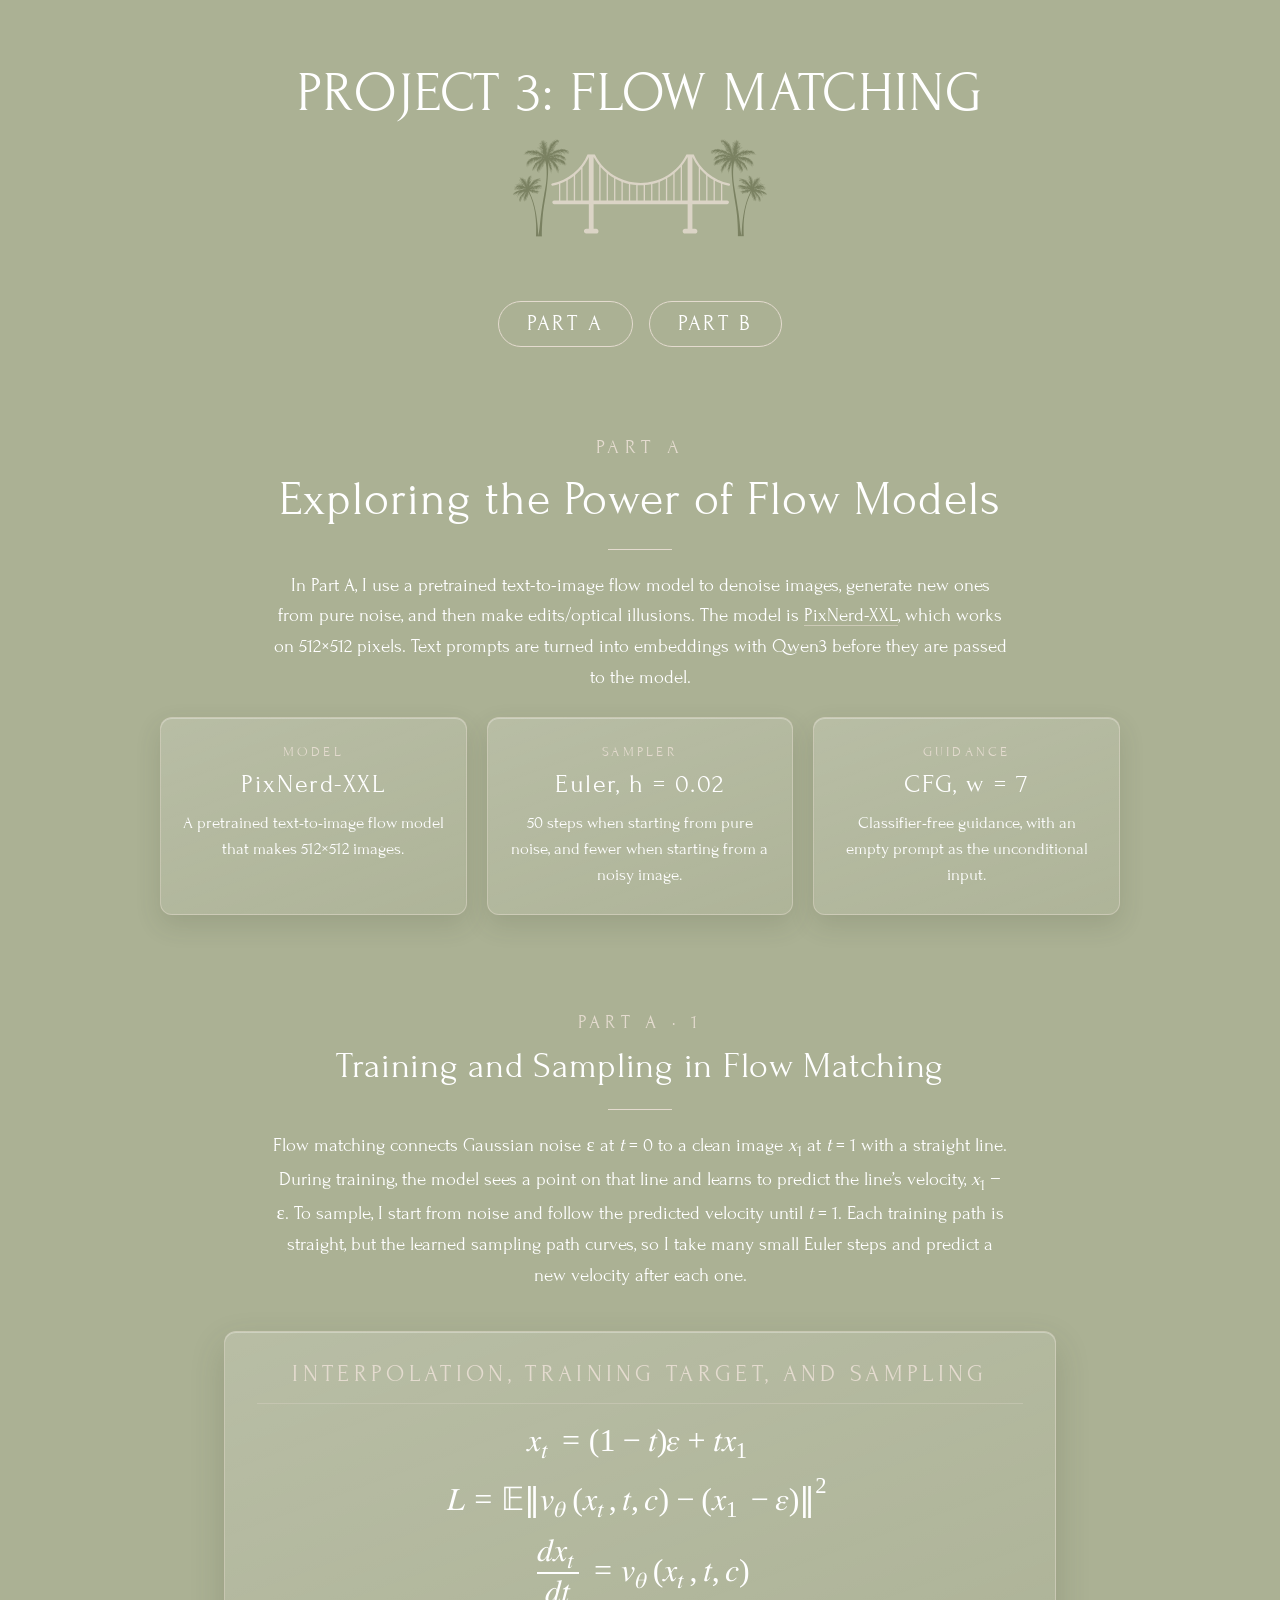
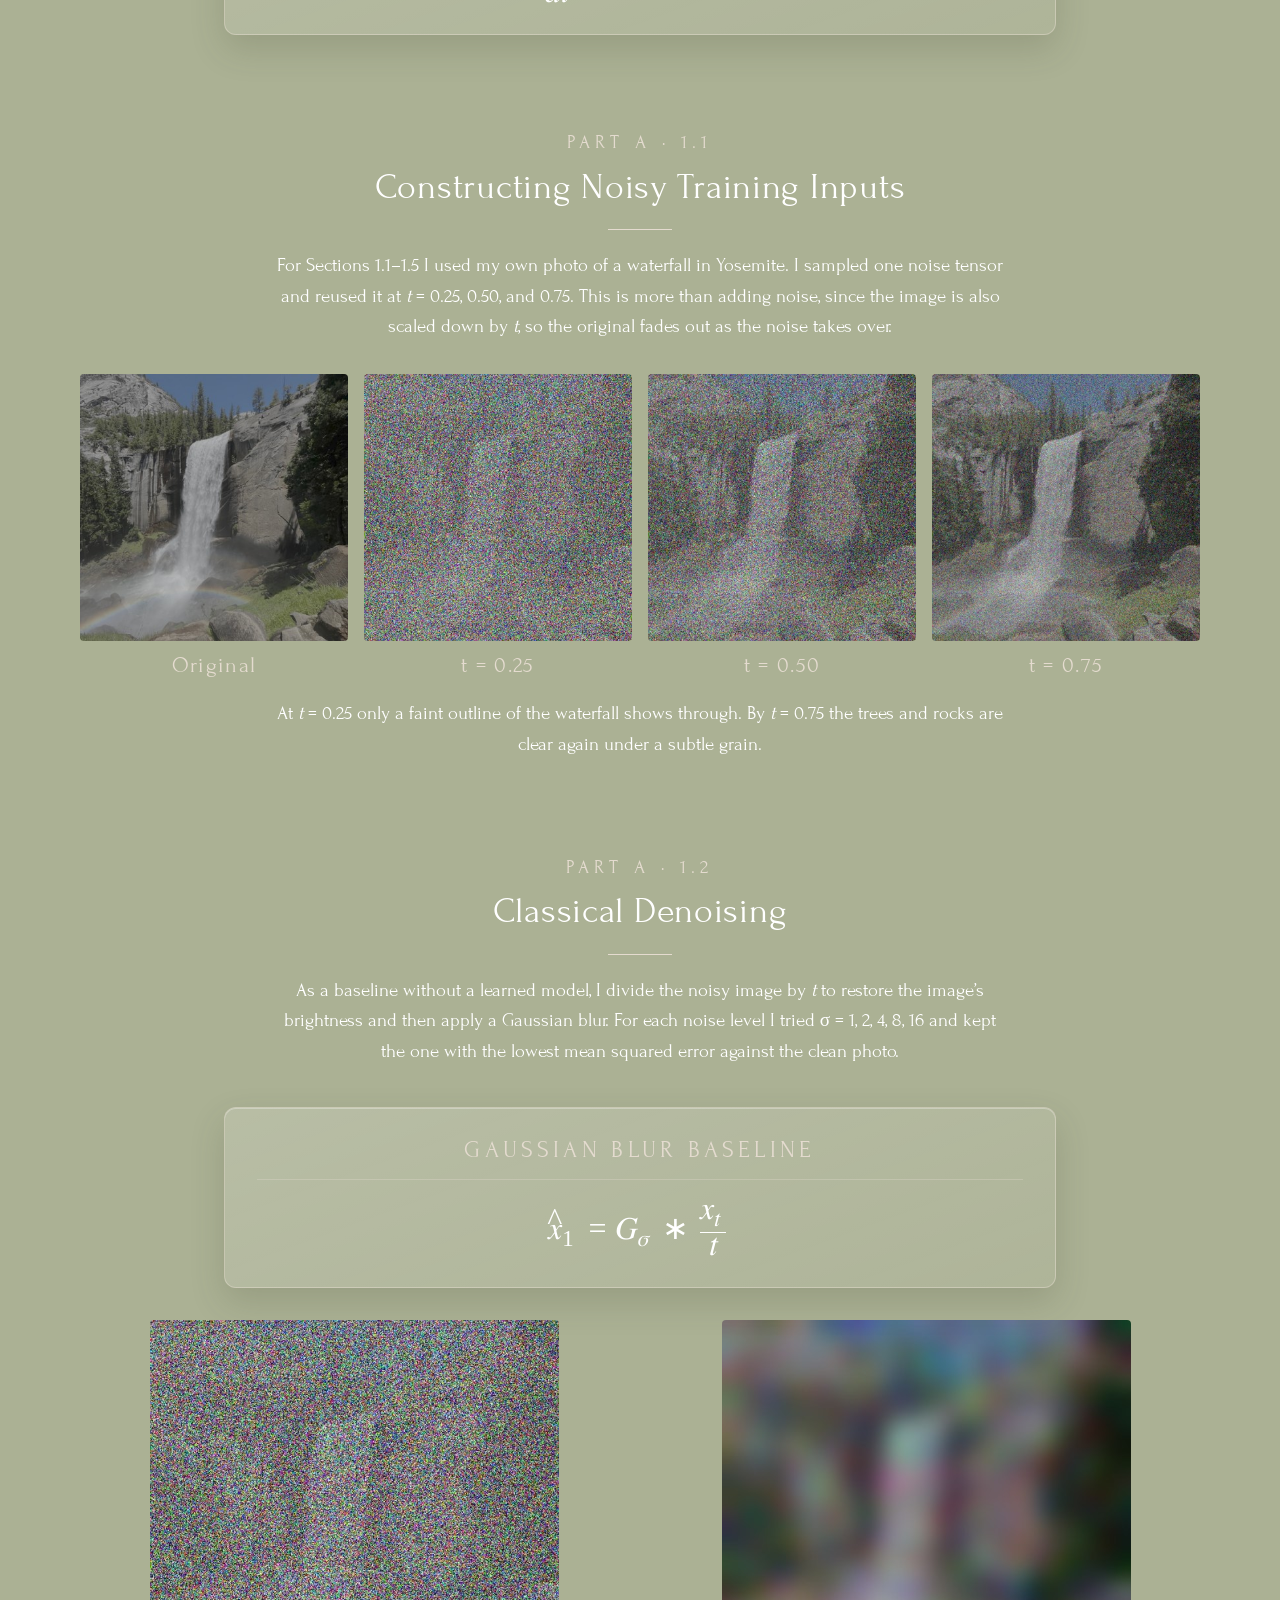
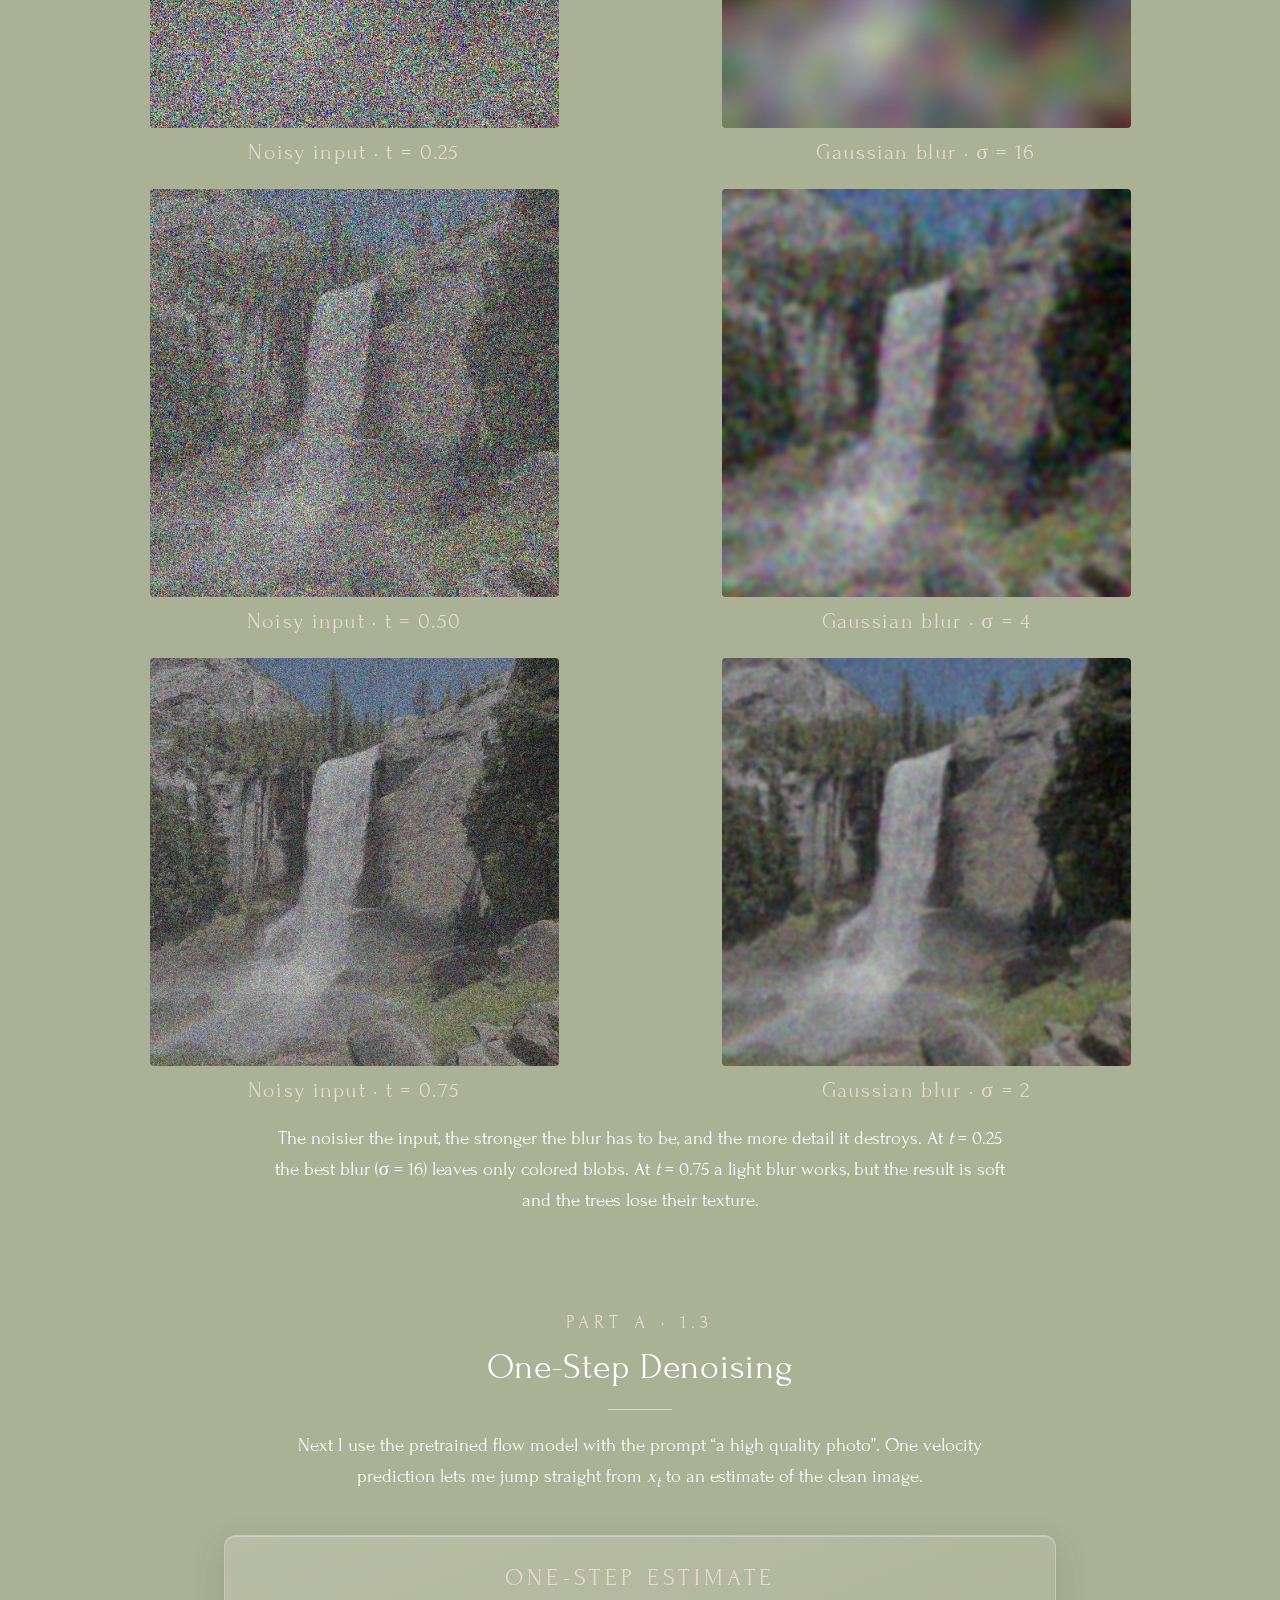
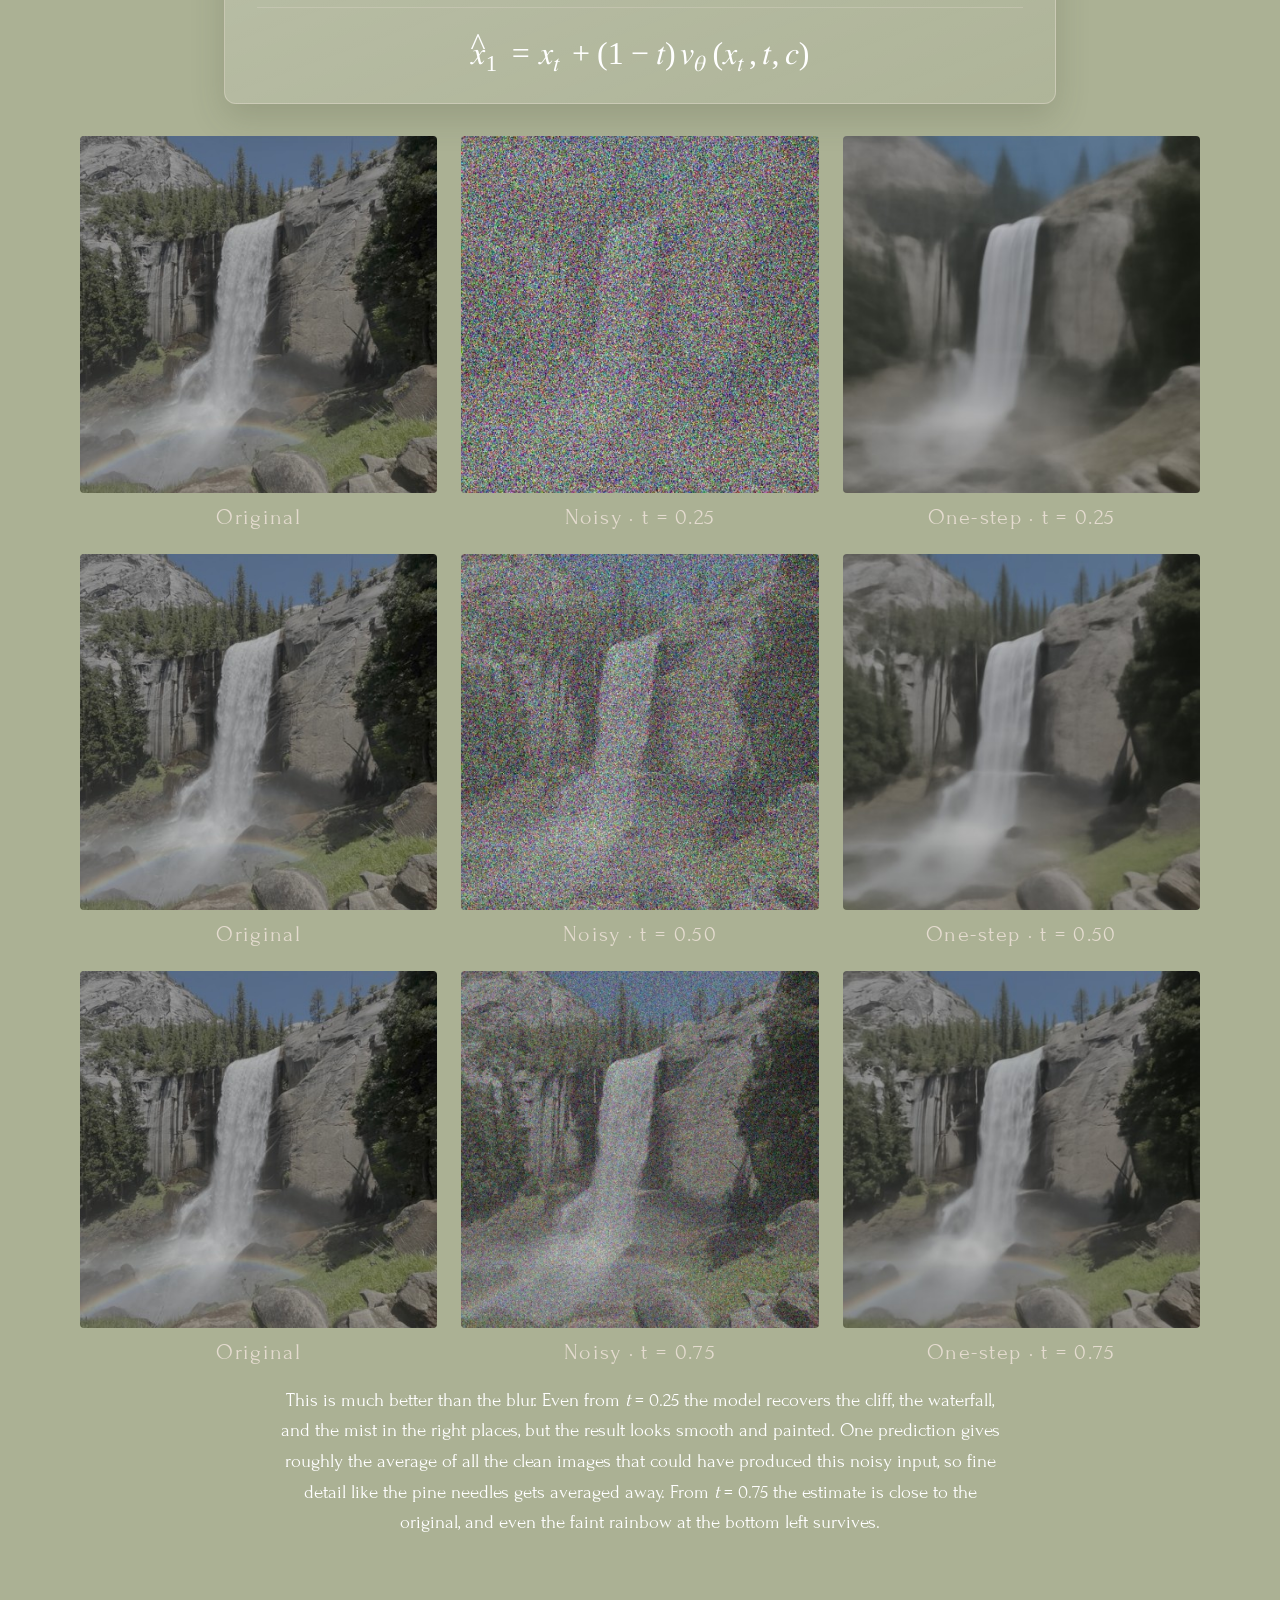
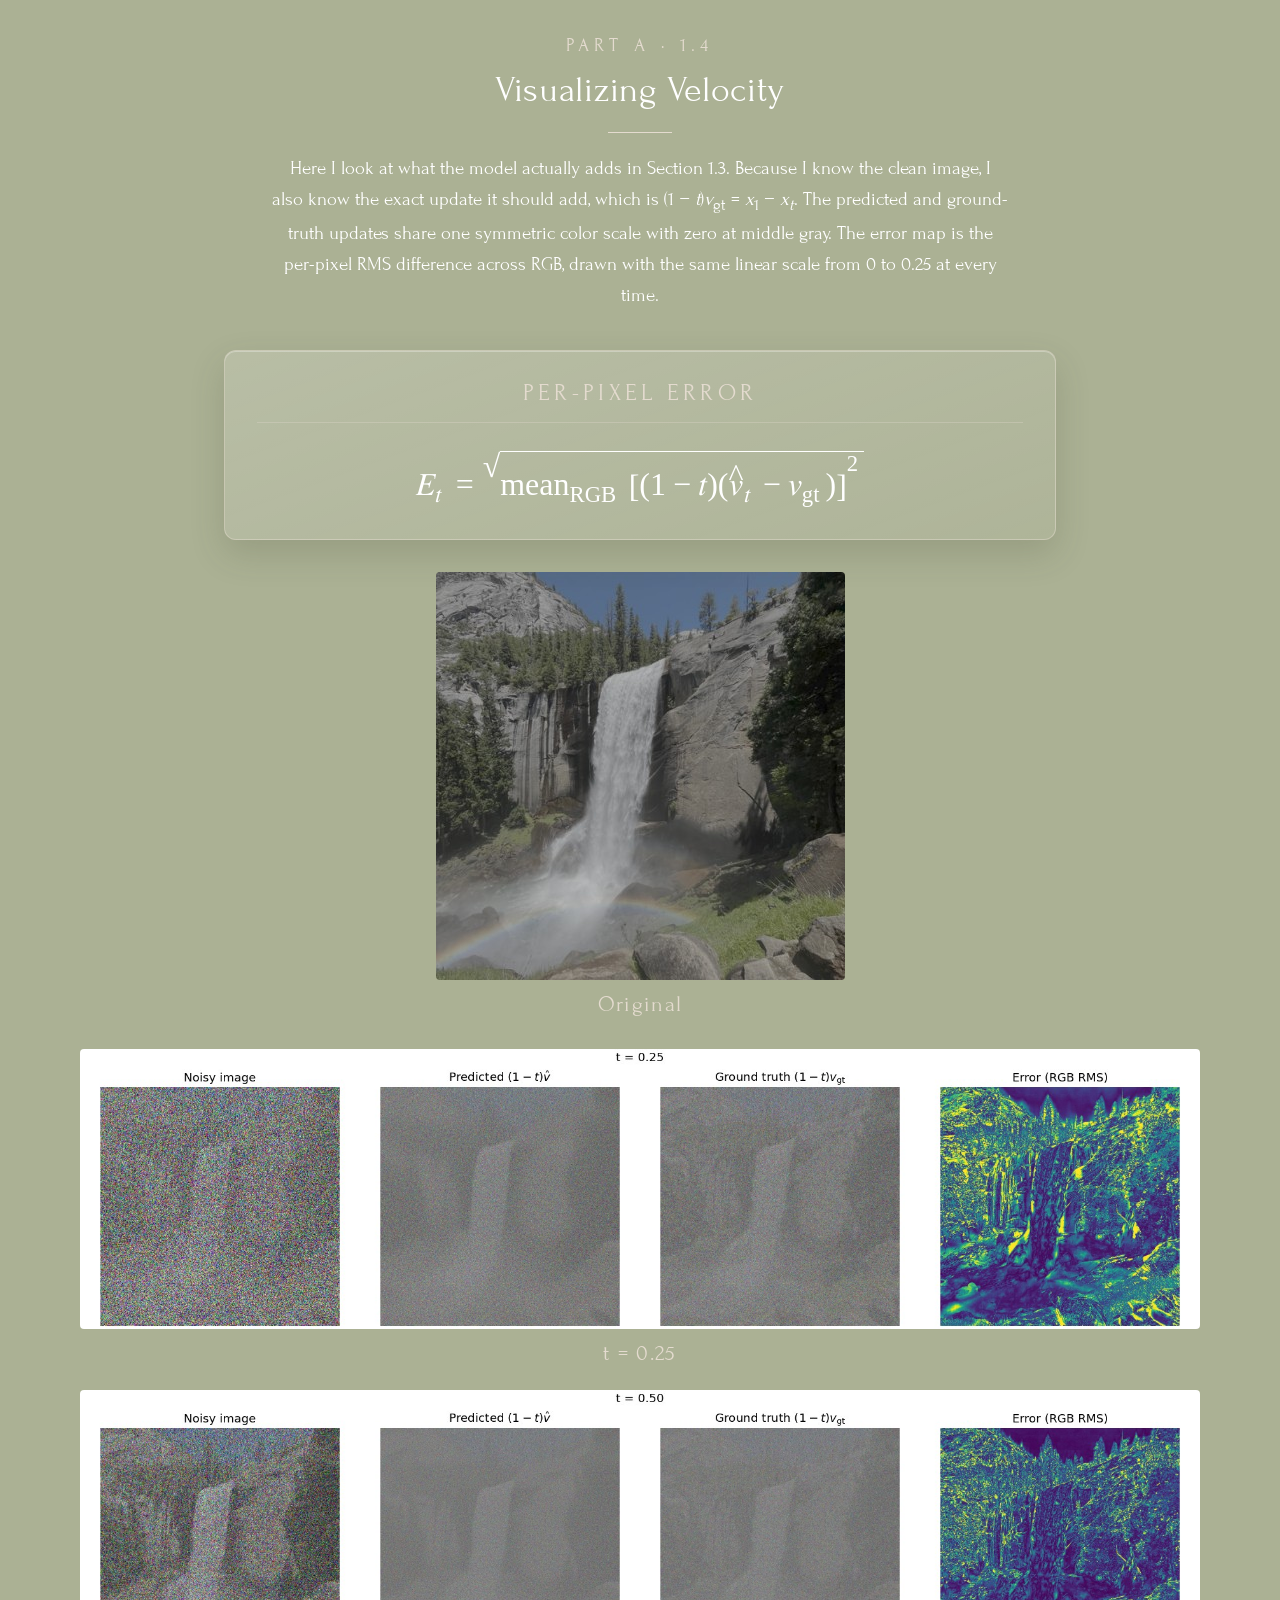
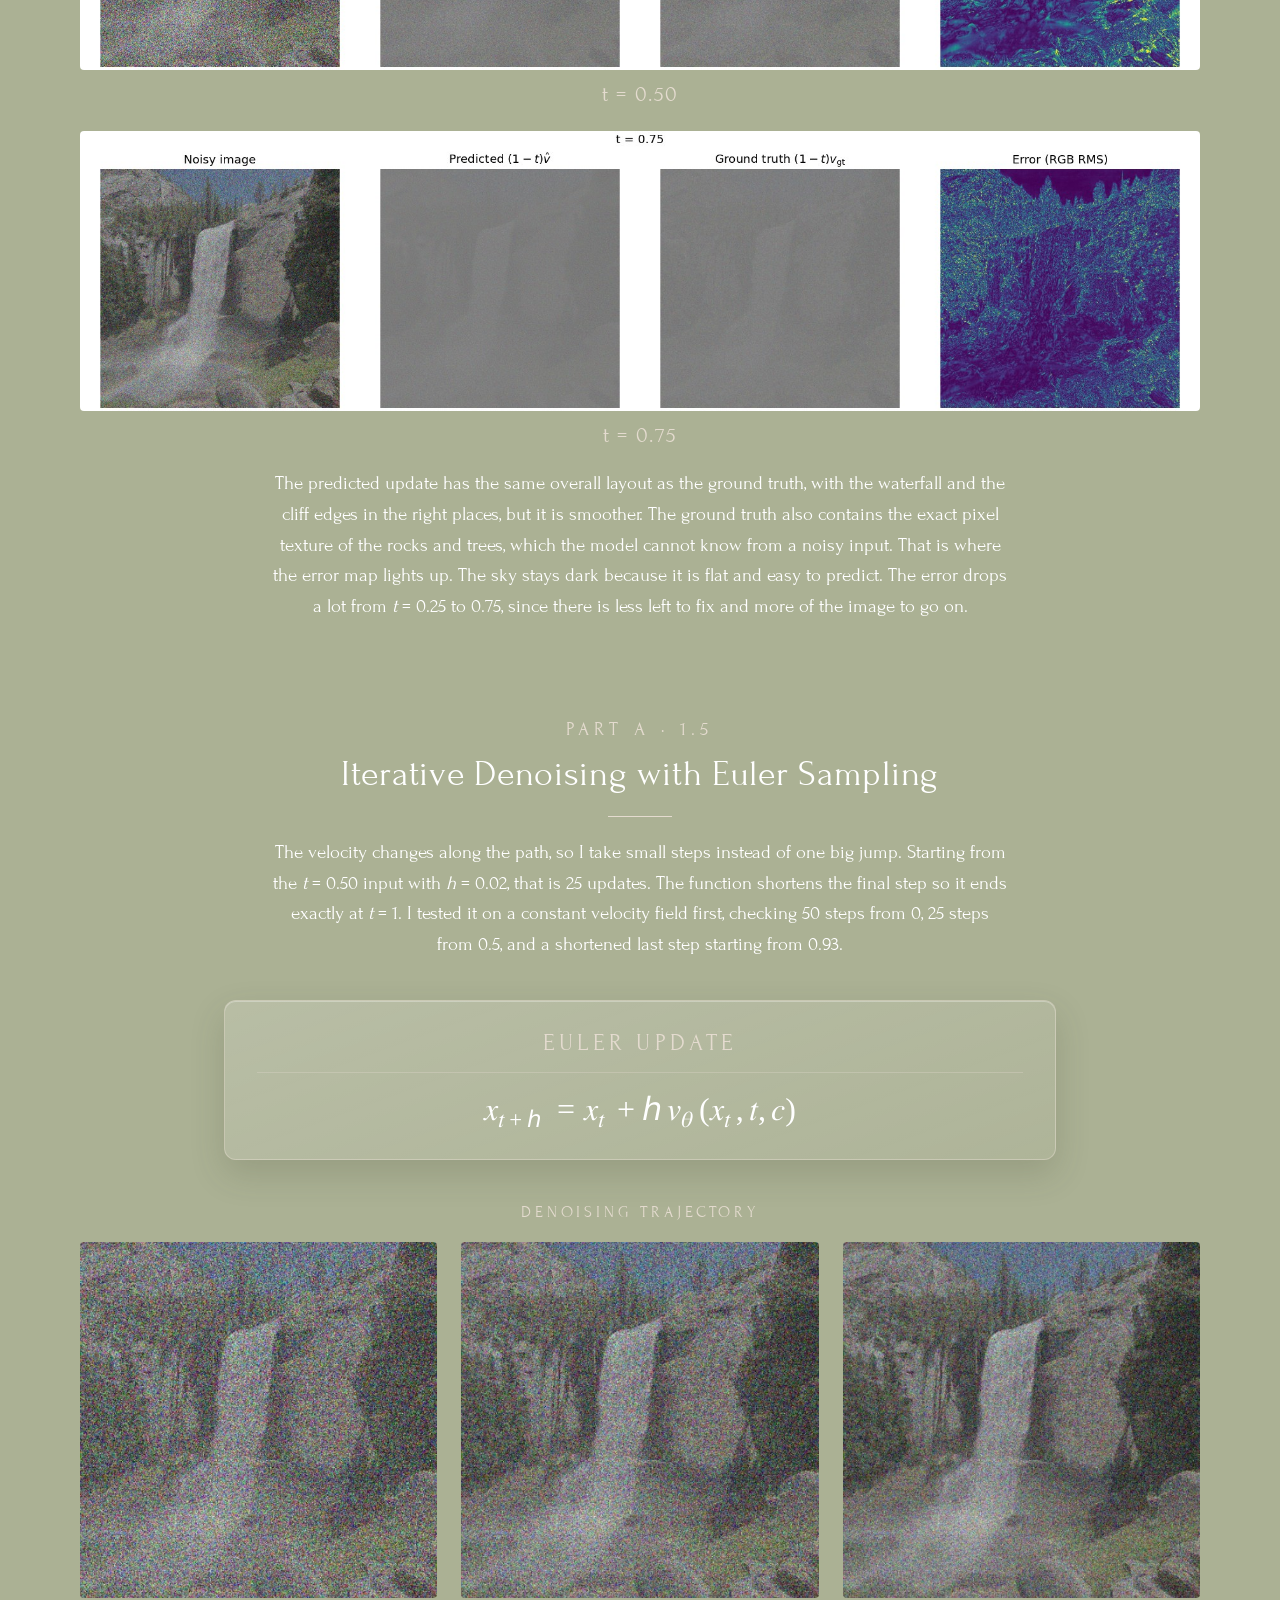
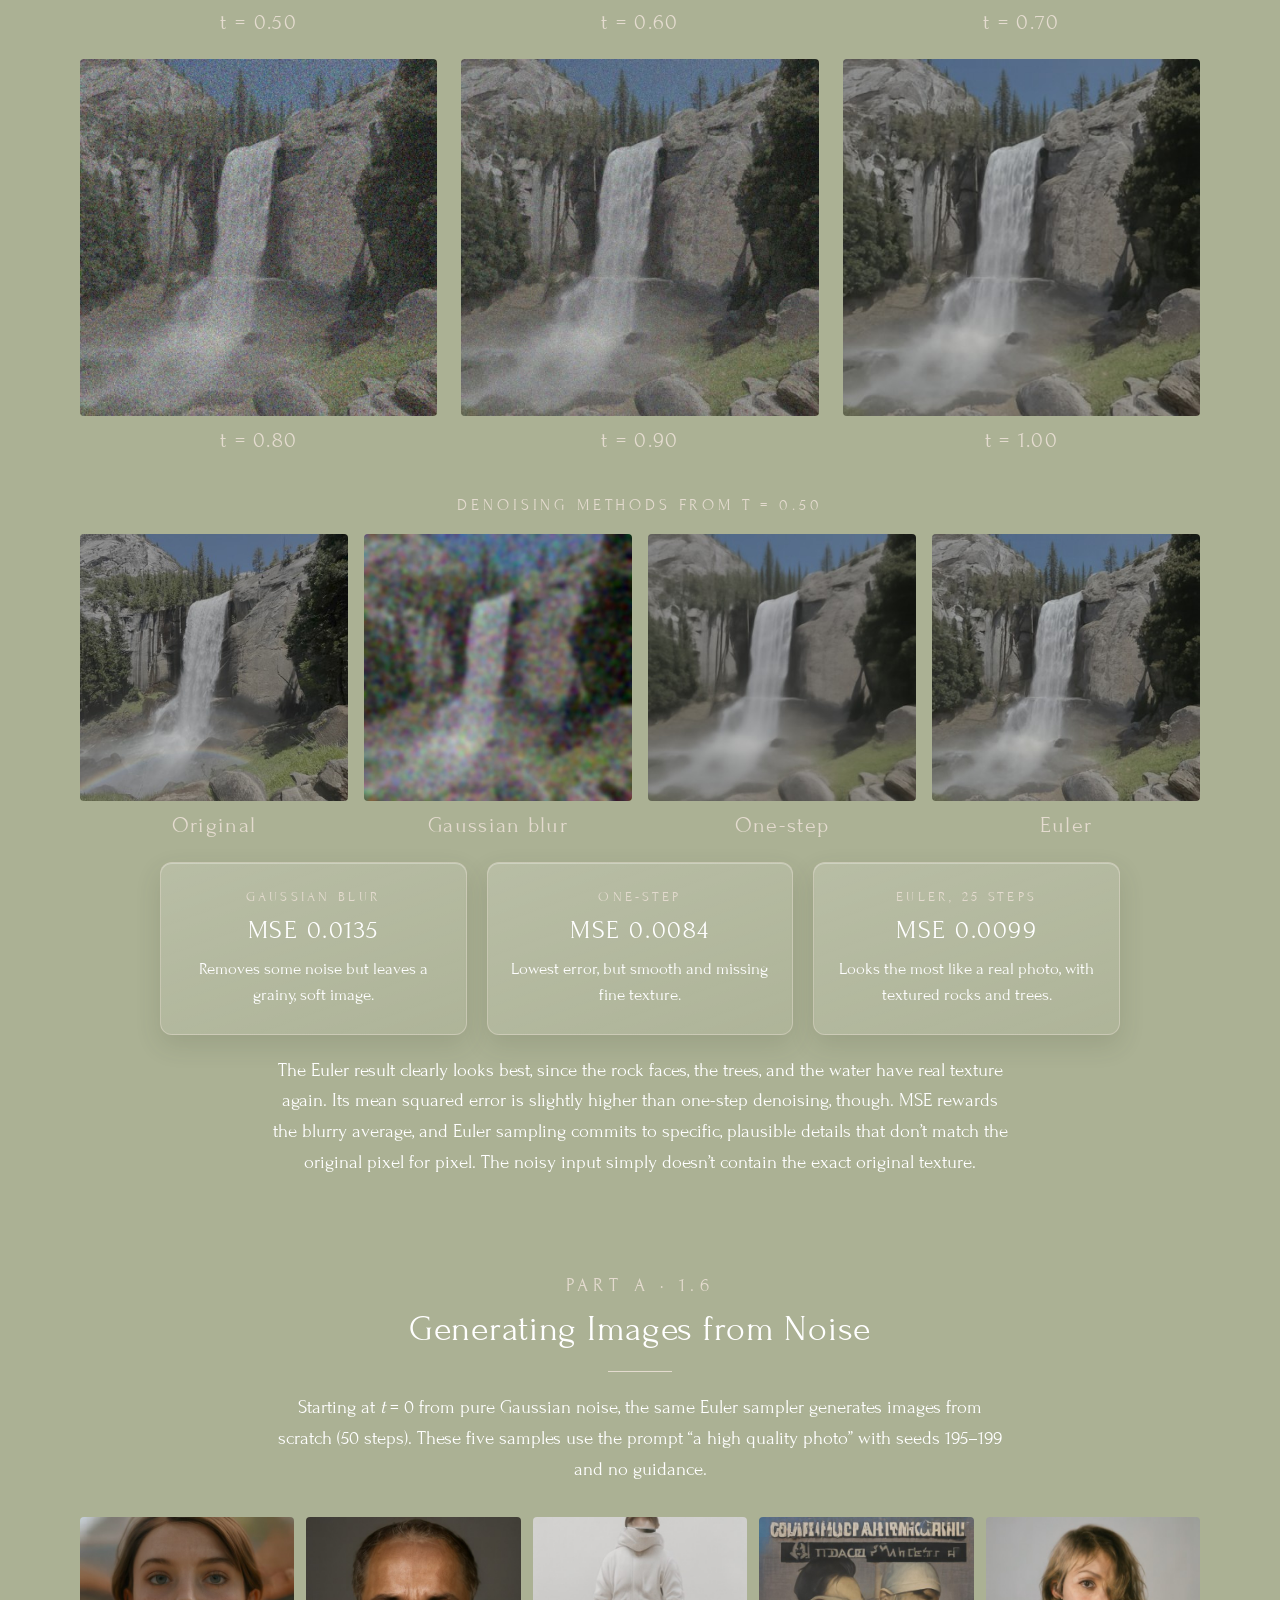
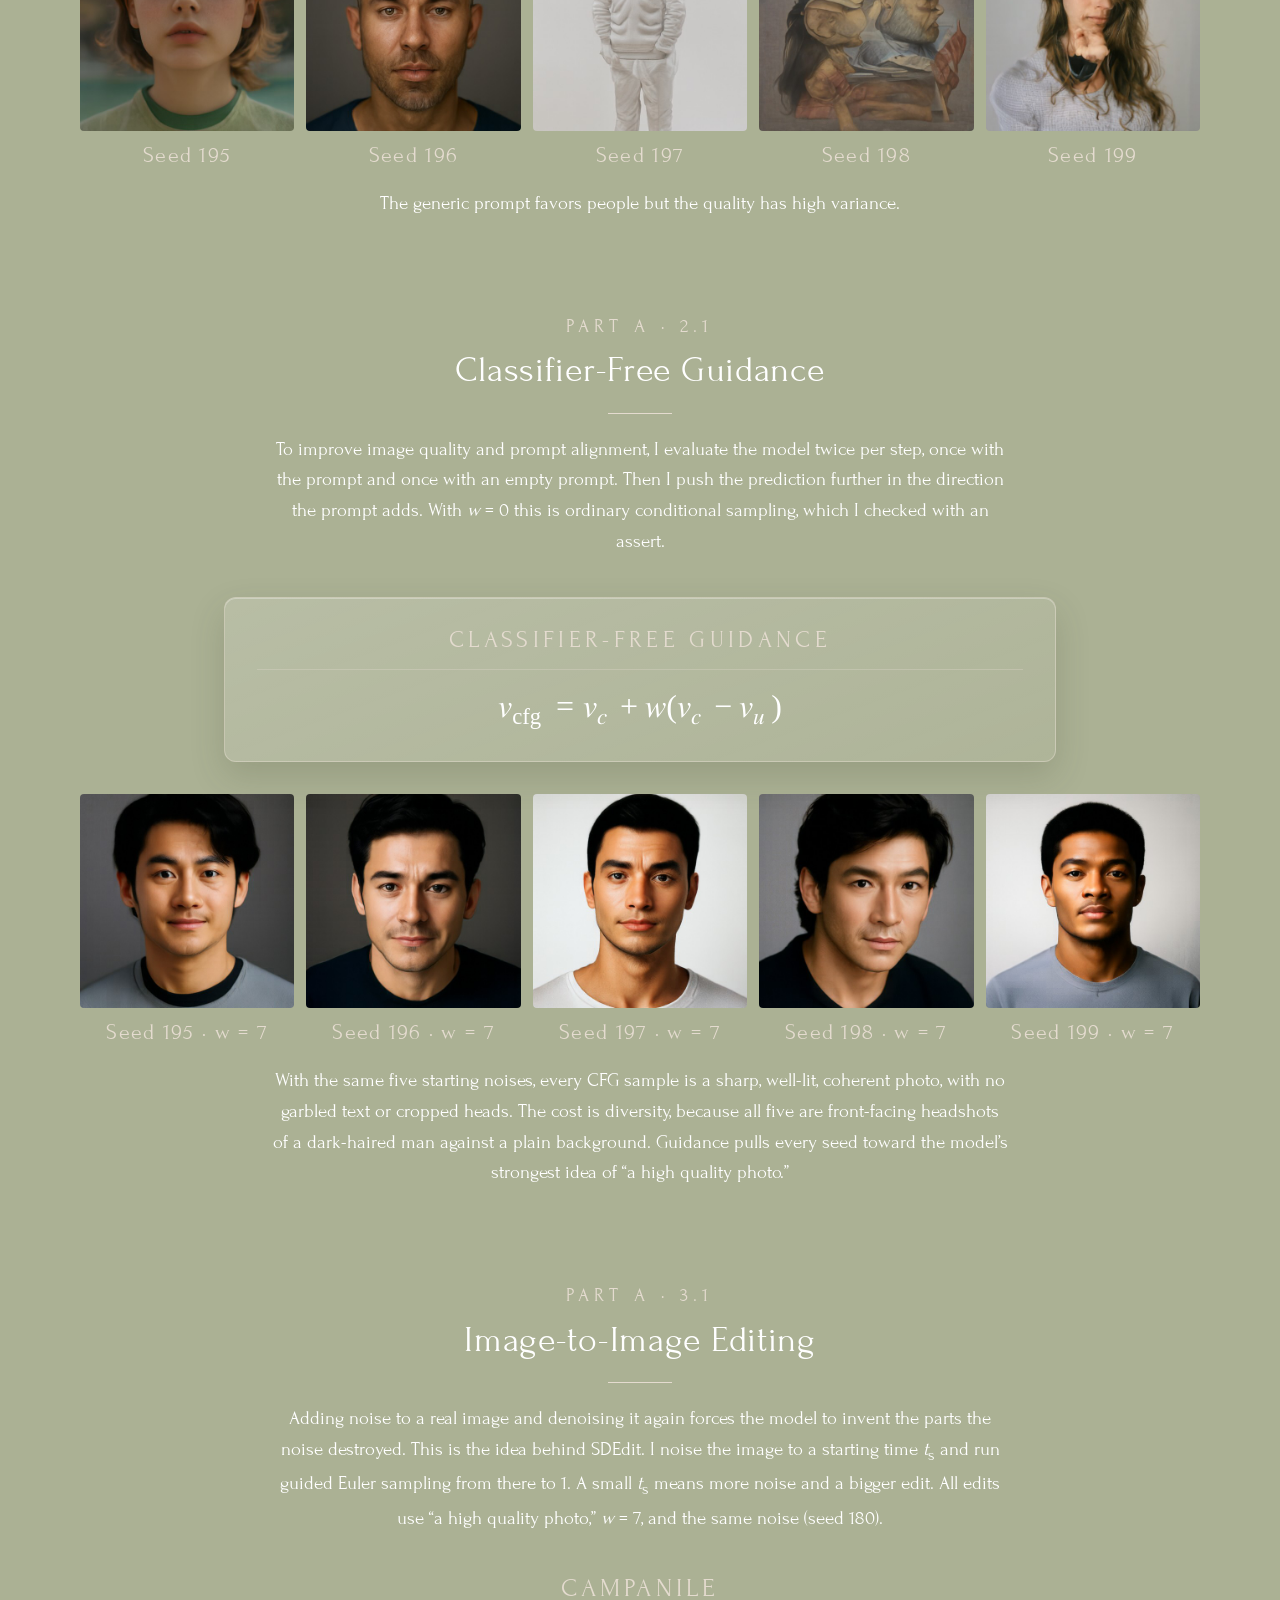
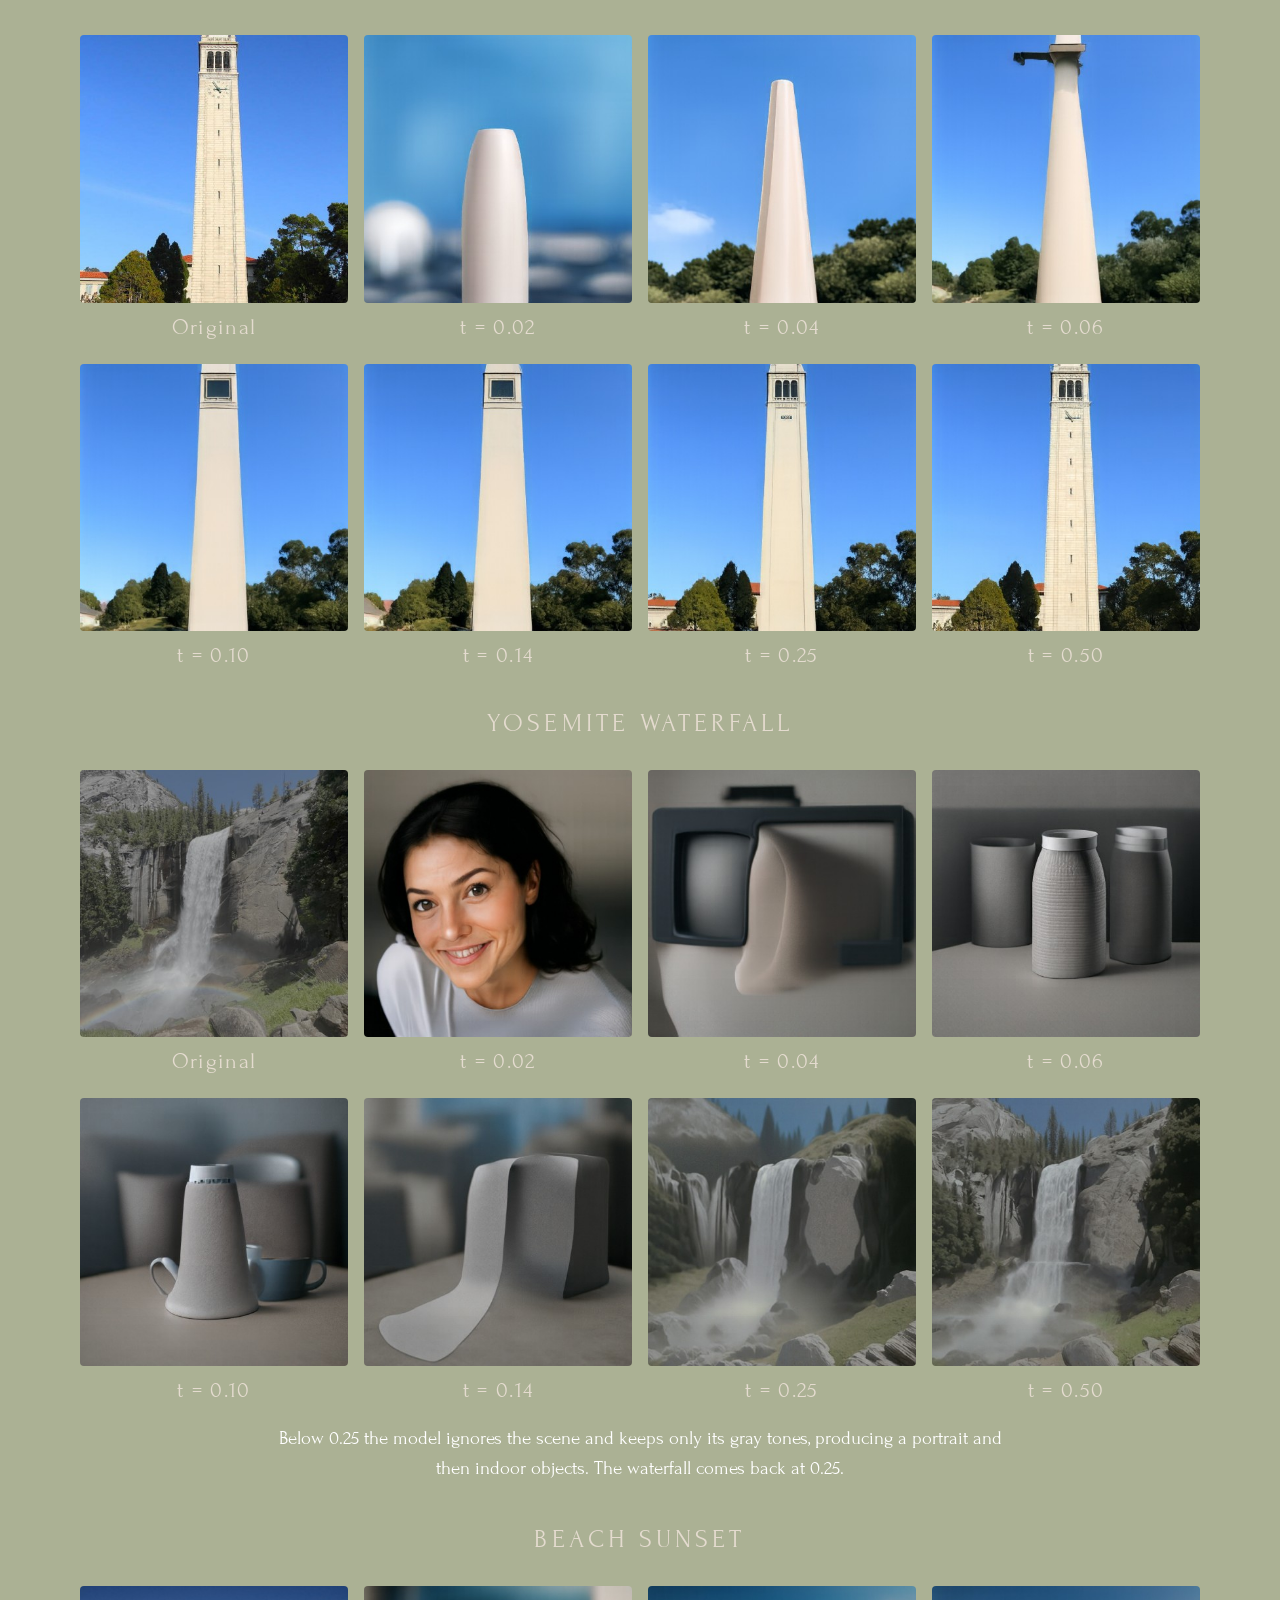
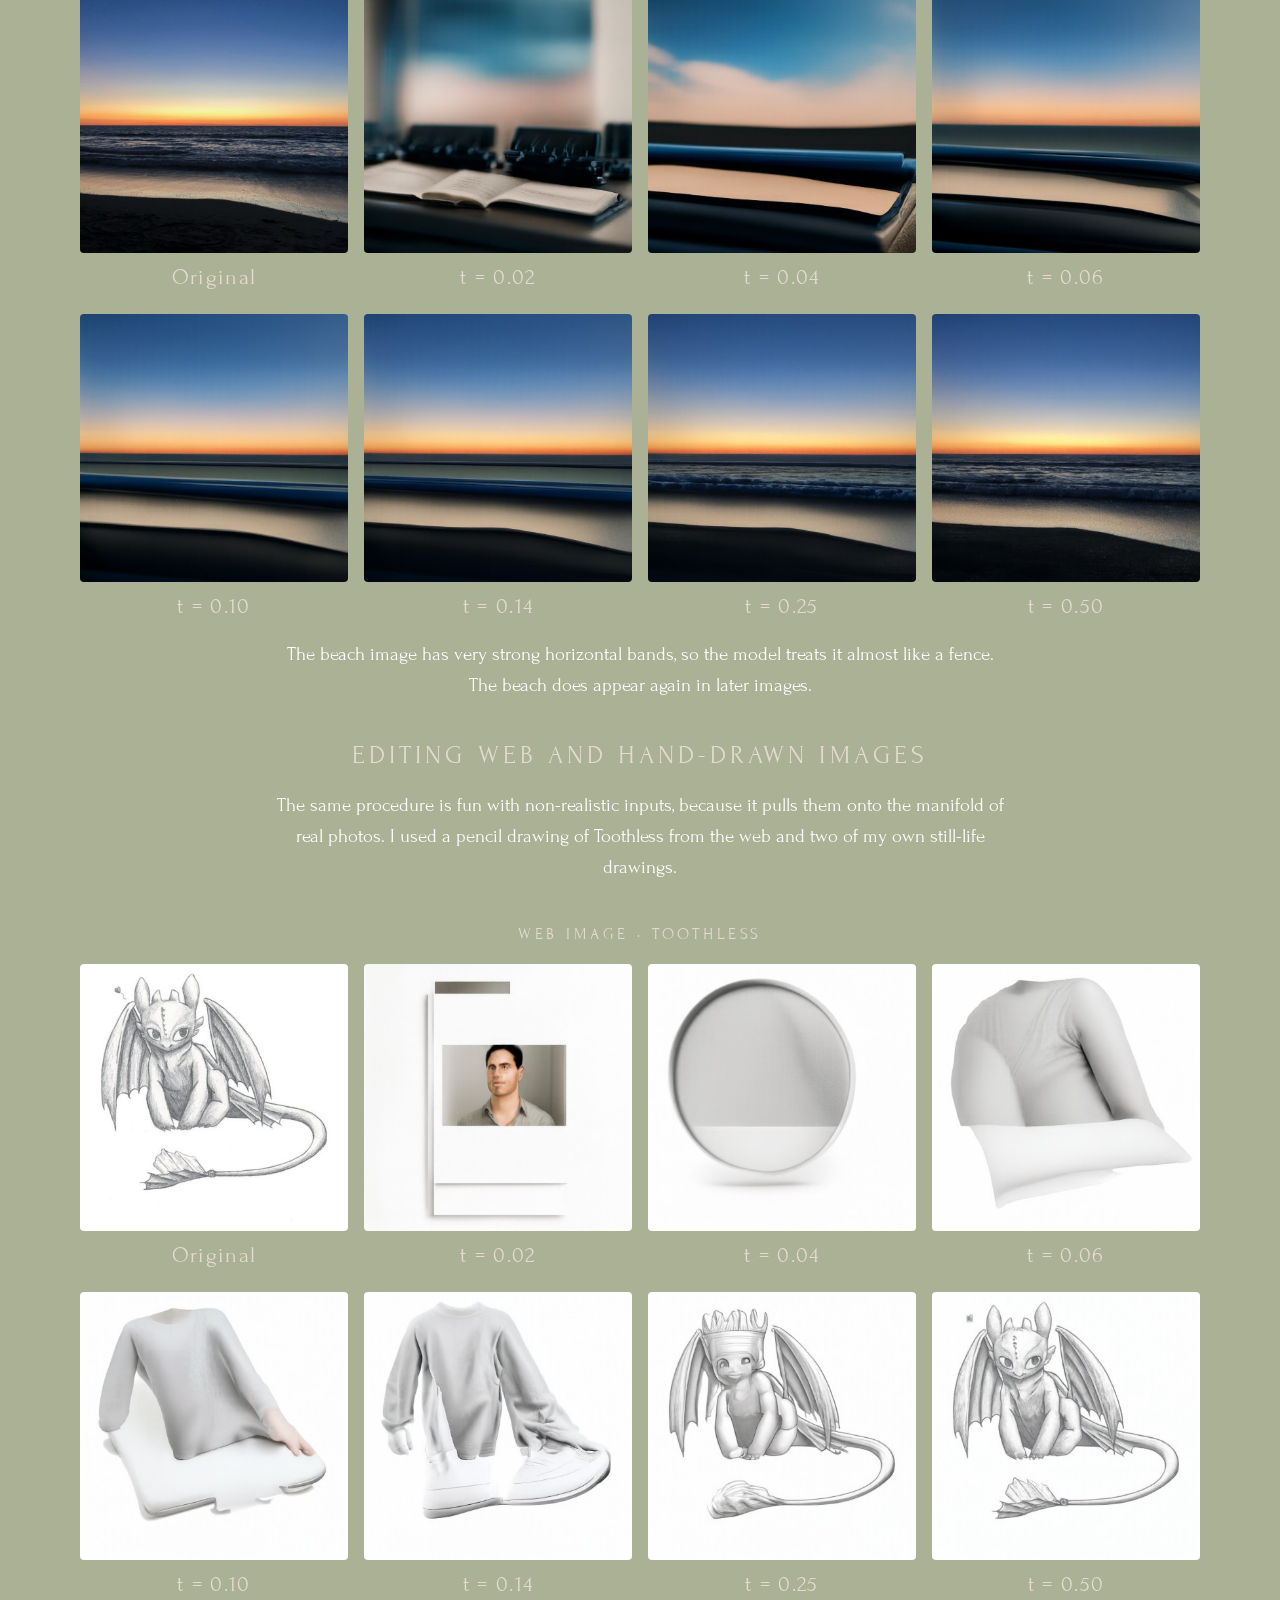
<file: proj_3/index.html>
<!DOCTYPE html>
<html lang="en">
<head>
    <meta charset="utf-8">
    <meta name="viewport" content="width=device-width, initial-scale=1">
    <title>Project 3: Flow Matching</title>
    <link rel="preconnect" href="https://fonts.googleapis.com">
    <link rel="preconnect" href="https://fonts.gstatic.com" crossorigin>
    <link href="https://fonts.googleapis.com/css2?family=Forum&display=swap" rel="stylesheet">
    <link rel="stylesheet" href="../assets/style.css">
</head>
<body>
    <h1 class="project-title">Project 3: Flow Matching</h1>

    <img class="crest small" src="../assets/bridge-palms.svg"
         alt="Vincent Thomas Bridge framed by palm trees" width="496" height="190">

    <nav>
        <a class="pill" href="#part-a">Part A</a>
        <a class="pill" href="#part-b">Part B</a>
    </nav>

    <div class="parts">

        <!-- ================================================================== -->
        <!-- PART A                                                             -->
        <!-- ================================================================== -->

        <section class="part chapter" id="part-a">
            <p class="part-label">Part A</p>
            <h2>Exploring the Power of Flow Models</h2>
            <p>
                In Part A, I use a pretrained text-to-image flow model to denoise images, generate new
                ones from pure noise, and then make edits/optical illusions. The model is <a href="https://huggingface.co/MCG-NJU/PixNerd-XXL-P16-T2I">PixNerd-XXL</a>, which works on 512&times;512 pixels. Text prompts are turned into embeddings with Qwen3
                before they are passed to the model. 
            </p>

            <div class="cards">
                <div class="card">
                    <p class="card-label">Model</p>
                    <h4>PixNerd-XXL</h4>
                    <p>A pretrained text-to-image flow model that makes 512&times;512 images.</p>
                </div>
                <div class="card">
                    <p class="card-label">Sampler</p>
                    <h4>Euler, h = 0.02</h4>
                    <p>50 steps when starting from pure noise, and fewer when starting from a noisy image.</p>
                </div>
                <div class="card">
                    <p class="card-label">Guidance</p>
                    <h4>CFG, w = 7</h4>
                    <p>Classifier-free guidance, with an empty prompt as the unconditional input.</p>
                </div>
            </div>
        </section>

        <section class="part">
            <p class="part-label">Part A &middot; 1</p>
            <h2>Training and Sampling in Flow Matching</h2>
            <p>
                Flow matching connects Gaussian noise &epsilon; at <i>t</i> = 0 to a clean image
                <i>x</i><sub>1</sub> at <i>t</i> = 1 with a straight line. During training, the model sees a
                point on that line and learns to predict the line&rsquo;s velocity,
                <i>x</i><sub>1</sub> &minus; &epsilon;. To sample, I start from noise and follow the
                predicted velocity until <i>t</i> = 1. Each training path is straight, but the learned
                sampling path curves, so I take many small Euler steps and predict a new velocity after
                each one.
            </p>

            <div class="eq-block" data-label="Interpolation, Training Target, and Sampling">
                <div class="eq-stack">
                    <math class="eq" display="block" xmlns="http://www.w3.org/1998/Math/MathML"><mrow><msub><mi>x</mi><mi>t</mi></msub><mo>=</mo><mo stretchy="false">(</mo><mn>1</mn><mo>&#x2212;</mo><mi>t</mi><mo stretchy="false">)</mo><mi>&#x03B5;</mi><mo>+</mo><mi>t</mi><msub><mi>x</mi><mn>1</mn></msub></mrow></math>
                    <math class="eq" display="block" xmlns="http://www.w3.org/1998/Math/MathML"><mrow><mi mathvariant="script">L</mi><mo>=</mo><mi>&#x1D53C;</mi><msup><mrow><mo>&#x2016;</mo><msub><mi>v</mi><mi>&#x03B8;</mi></msub><mo stretchy="false">(</mo><msub><mi>x</mi><mi>t</mi></msub><mo>,</mo><mi>t</mi><mo>,</mo><mi>c</mi><mo stretchy="false">)</mo><mo>&#x2212;</mo><mo stretchy="false">(</mo><msub><mi>x</mi><mn>1</mn></msub><mo>&#x2212;</mo><mi>&#x03B5;</mi><mo stretchy="false">)</mo><mo>&#x2016;</mo></mrow><mn>2</mn></msup></mrow></math>
                    <math class="eq" display="block" xmlns="http://www.w3.org/1998/Math/MathML"><mrow><mfrac><mrow><mi>d</mi><msub><mi>x</mi><mi>t</mi></msub></mrow><mrow><mi>d</mi><mi>t</mi></mrow></mfrac><mo>=</mo><msub><mi>v</mi><mi>&#x03B8;</mi></msub><mo stretchy="false">(</mo><msub><mi>x</mi><mi>t</mi></msub><mo>,</mo><mi>t</mi><mo>,</mo><mi>c</mi><mo stretchy="false">)</mo></mrow></math>
                </div>
            </div>
        </section>

        <section class="part">
            <p class="part-label">Part A &middot; 1.1</p>
            <h2>Constructing Noisy Training Inputs</h2>
            <p>
                For Sections 1.1&ndash;1.5 I used my own photo of a waterfall in Yosemite. I sampled one
                noise tensor and reused it at <i>t</i> = 0.25, 0.50, and 0.75. This is more than adding noise, since the image is also scaled down by <i>t</i>, so the original fades out as the noise
                takes over. 
            </p>

            <div class="figures cols-4">
                <figure>
                    <img src="./images/part_a/forward_original.jpg" alt="Original photo of a waterfall pouring down a granite cliff with pine trees">
                    <figcaption>Original</figcaption>
                </figure>
                <figure>
                    <img src="./images/part_a/forward_t025.jpg" alt="The waterfall at t = 0.25, almost entirely covered in colored noise">
                    <figcaption>t = 0.25</figcaption>
                </figure>
                <figure>
                    <img src="./images/part_a/forward_t050.jpg" alt="The waterfall at t = 0.50, outline visible through heavy noise">
                    <figcaption>t = 0.50</figcaption>
                </figure>
                <figure>
                    <img src="./images/part_a/forward_t075.jpg" alt="The waterfall at t = 0.75, mostly clear with light noise">
                    <figcaption>t = 0.75</figcaption>
                </figure>
            </div>
            <p>
                At <i>t</i> = 0.25 only a faint outline of the waterfall shows through. By
                <i>t</i> = 0.75 the trees and rocks are clear again under a subtle grain.
            </p>
        </section>

        <section class="part">
            <p class="part-label">Part A &middot; 1.2</p>
            <h2>Classical Denoising</h2>
            <p>
                As a baseline without a learned model, I divide the noisy image by <i>t</i> to restore the
                image&rsquo;s brightness and then apply a Gaussian blur. For each noise level I tried
                &sigma; = 1, 2, 4, 8, 16 and kept the one with the lowest mean squared error against the
                clean photo.
            </p>

            <div class="eq-block" data-label="Gaussian Blur Baseline">
                <div class="eq-stack">
                    <math class="eq" display="block" xmlns="http://www.w3.org/1998/Math/MathML"><mrow><msub><mover accent="true"><mi>x</mi><mo>&#x005E;</mo></mover><mn>1</mn></msub><mo>=</mo><msub><mi>G</mi><mi>&#x03C3;</mi></msub><mo>&#x2217;</mo><mfrac><msub><mi>x</mi><mi>t</mi></msub><mi>t</mi></mfrac></mrow></math>
                </div>
            </div>

            <div class="figures">
                <figure>
                    <img src="./images/part_a/forward_t025.jpg" alt="Noisy waterfall at t = 0.25">
                    <figcaption>Noisy input &middot; t = 0.25</figcaption>
                </figure>
                <figure>
                    <img src="./images/part_a/blur_t025.jpg" alt="Gaussian blur at sigma 16, only soft blobs of color remain">
                    <figcaption>Gaussian blur &middot; &sigma; = 16</figcaption>
                </figure>
                <figure>
                    <img src="./images/part_a/forward_t050.jpg" alt="Noisy waterfall at t = 0.50">
                    <figcaption>Noisy input &middot; t = 0.50</figcaption>
                </figure>
                <figure>
                    <img src="./images/part_a/blur_t050.jpg" alt="Gaussian blur at sigma 4, the waterfall shape is visible but grainy and soft">
                    <figcaption>Gaussian blur &middot; &sigma; = 4</figcaption>
                </figure>
                <figure>
                    <img src="./images/part_a/forward_t075.jpg" alt="Noisy waterfall at t = 0.75">
                    <figcaption>Noisy input &middot; t = 0.75</figcaption>
                </figure>
                <figure>
                    <img src="./images/part_a/blur_t075.jpg" alt="Gaussian blur at sigma 2, a soft but recognizable waterfall">
                    <figcaption>Gaussian blur &middot; &sigma; = 2</figcaption>
                </figure>
            </div>
            <p>
                The noisier the input, the stronger the blur has to be, and the more detail it destroys. At
                <i>t</i> = 0.25 the best blur (&sigma; = 16) leaves only colored blobs. At
                <i>t</i> = 0.75 a light blur works, but the result is soft and the trees lose their
                texture.
            </p>
        </section>

        <section class="part">
            <p class="part-label">Part A &middot; 1.3</p>
            <h2>One-Step Denoising</h2>
            <p>
                Next I use the pretrained flow model with the prompt &ldquo;a high quality photo&rdquo;. One
                velocity prediction lets me jump straight from <i>x</i><sub><i>t</i></sub> to an estimate
                of the clean image.
            </p>

            <div class="eq-block" data-label="One-Step Estimate">
                <div class="eq-stack">
                    <math class="eq" display="block" xmlns="http://www.w3.org/1998/Math/MathML"><mrow><msub><mover accent="true"><mi>x</mi><mo>&#x005E;</mo></mover><mn>1</mn></msub><mo>=</mo><msub><mi>x</mi><mi>t</mi></msub><mo>+</mo><mo stretchy="false">(</mo><mn>1</mn><mo>&#x2212;</mo><mi>t</mi><mo stretchy="false">)</mo><mspace width="0.15em"/><msub><mi>v</mi><mi>&#x03B8;</mi></msub><mo stretchy="false">(</mo><msub><mi>x</mi><mi>t</mi></msub><mo>,</mo><mi>t</mi><mo>,</mo><mi>c</mi><mo stretchy="false">)</mo></mrow></math>
                </div>
            </div>

            <div class="figures cols-3">
                <figure>
                    <img src="./images/part_a/forward_original.jpg" alt="Original waterfall photo" loading="lazy">
                    <figcaption>Original</figcaption>
                </figure>
                <figure>
                    <img src="./images/part_a/forward_t025.jpg" alt="Noisy waterfall at t = 0.25" loading="lazy">
                    <figcaption>Noisy &middot; t = 0.25</figcaption>
                </figure>
                <figure>
                    <img src="./images/part_a/one_step_t025.jpg" alt="One-step estimate from t = 0.25, a smooth, blurry waterfall with the right layout" loading="lazy">
                    <figcaption>One-step &middot; t = 0.25</figcaption>
                </figure>
                <figure>
                    <img src="./images/part_a/forward_original.jpg" alt="Original waterfall photo" loading="lazy">
                    <figcaption>Original</figcaption>
                </figure>
                <figure>
                    <img src="./images/part_a/forward_t050.jpg" alt="Noisy waterfall at t = 0.50" loading="lazy">
                    <figcaption>Noisy &middot; t = 0.50</figcaption>
                </figure>
                <figure>
                    <img src="./images/part_a/one_step_t050.jpg" alt="One-step estimate from t = 0.50, sharper with trees and rocks visible" loading="lazy">
                    <figcaption>One-step &middot; t = 0.50</figcaption>
                </figure>
                <figure>
                    <img src="./images/part_a/forward_original.jpg" alt="Original waterfall photo" loading="lazy">
                    <figcaption>Original</figcaption>
                </figure>
                <figure>
                    <img src="./images/part_a/forward_t075.jpg" alt="Noisy waterfall at t = 0.75" loading="lazy">
                    <figcaption>Noisy &middot; t = 0.75</figcaption>
                </figure>
                <figure>
                    <img src="./images/part_a/one_step_t075.jpg" alt="One-step estimate from t = 0.75, close to the original, including a faint rainbow" loading="lazy">
                    <figcaption>One-step &middot; t = 0.75</figcaption>
                </figure>
            </div>
            <p>
                This is much better than the blur. Even from <i>t</i> = 0.25 the model recovers the cliff,
                the waterfall, and the mist in the right places, but the result looks smooth and painted.
                One prediction gives roughly the average of all the clean images that could have produced
                this noisy input, so fine detail like the pine needles gets averaged away. From
                <i>t</i> = 0.75 the estimate is close to the original, and even the faint rainbow at the
                bottom left survives.
            </p>
        </section>

        <section class="part">
            <p class="part-label">Part A &middot; 1.4</p>
            <h2>Visualizing Velocity</h2>
            <p>
                Here I look at what the model actually adds in Section 1.3. Because I know the clean image,
                I also know the exact update it should add, which is (1 &minus; <i>t</i>)<i>v</i><sub>gt</sub> = <i>x</i><sub>1</sub> &minus; <i>x</i><sub><i>t</i></sub>. The predicted and ground-truth
                updates share one symmetric color scale with zero at middle gray. The error map is the
                per-pixel RMS difference across RGB, drawn with the same linear scale from 0 to 0.25 at
                every time.
            </p>

            <div class="eq-block" data-label="Per-Pixel Error">
                <div class="eq-stack">
                    <math class="eq" display="block" xmlns="http://www.w3.org/1998/Math/MathML"><mrow><msub><mi>E</mi><mi>t</mi></msub><mo>=</mo><msqrt><mrow><msub><mtext>mean</mtext><mtext>RGB</mtext></msub><mspace width="0.2em"/><msup><mrow><mo>[</mo><mo stretchy="false">(</mo><mn>1</mn><mo>&#x2212;</mo><mi>t</mi><mo stretchy="false">)</mo><mo stretchy="false">(</mo><msub><mover accent="true"><mi>v</mi><mo>&#x005E;</mo></mover><mi>t</mi></msub><mo>&#x2212;</mo><msub><mi>v</mi><mtext>gt</mtext></msub><mo stretchy="false">)</mo><mo>]</mo></mrow><mn>2</mn></msup></mrow></msqrt></mrow></math>
                </div>
            </div>

            <div class="figures single">
                <figure>
                    <img src="./images/part_a/forward_original.jpg" alt="Original waterfall photo" loading="lazy">
                    <figcaption>Original</figcaption>
                </figure>
            </div>
            <div class="figures wide">
                <figure>
                    <img src="./images/part_a/velocity_t025.jpg" alt="At t = 0.25: noisy image, predicted update, ground-truth update, and a bright error map over the trees and rocks" loading="lazy">
                    <figcaption>t = 0.25</figcaption>
                </figure>
                <figure>
                    <img src="./images/part_a/velocity_t050.jpg" alt="At t = 0.50: noisy image, predicted update, ground-truth update, and a moderate error map" loading="lazy">
                    <figcaption>t = 0.50</figcaption>
                </figure>
                <figure>
                    <img src="./images/part_a/velocity_t075.jpg" alt="At t = 0.75: noisy image, predicted update, ground-truth update, and a mostly dark error map" loading="lazy">
                    <figcaption>t = 0.75</figcaption>
                </figure>
            </div>
            <p>
                The predicted update has the same overall layout as the ground truth, with the waterfall and
                the cliff edges in the right places, but it is smoother. The ground truth also contains the
                exact pixel texture of the rocks and trees, which the model cannot know from a noisy input.
                That is where the error map lights up. The sky stays dark because it is flat and easy to
                predict. The error drops a lot from <i>t</i> = 0.25 to 0.75, since there is less left to
                fix and more of the image to go on.
            </p>
        </section>

        <section class="part">
            <p class="part-label">Part A &middot; 1.5</p>
            <h2>Iterative Denoising with Euler Sampling</h2>
            <p>
                The velocity changes along the path, so I take small steps instead of one big jump. Starting
                from the <i>t</i> = 0.50 input with <i>h</i> = 0.02, that is 25 updates. The function
                shortens the final step so it ends exactly at <i>t</i> = 1. I tested it on a constant velocity field first, checking 50 steps from 0, 25 steps from 0.5, and a shortened last step starting from 0.93.
            </p>

            <div class="eq-block" data-label="Euler Update">
                <div class="eq-stack">
                    <math class="eq" display="block" xmlns="http://www.w3.org/1998/Math/MathML"><mrow><msub><mi>x</mi><mrow><mi>t</mi><mo>+</mo><mi>h</mi></mrow></msub><mo>=</mo><msub><mi>x</mi><mi>t</mi></msub><mo>+</mo><mi>h</mi><mspace width="0.15em"/><msub><mi>v</mi><mi>&#x03B8;</mi></msub><mo stretchy="false">(</mo><msub><mi>x</mi><mi>t</mi></msub><mo>,</mo><mi>t</mi><mo>,</mo><mi>c</mi><mo stretchy="false">)</mo></mrow></math>
                </div>
            </div>

            <p class="group-label">Denoising Trajectory</p>
            <div class="figures cols-3">
                <figure>
                    <img src="./images/part_a/euler_t050.jpg" alt="Euler state at t = 0.50, the noisy starting image" loading="lazy">
                    <figcaption>t = 0.50</figcaption>
                </figure>
                <figure>
                    <img src="./images/part_a/euler_t060.jpg" alt="Euler state at t = 0.60" loading="lazy">
                    <figcaption>t = 0.60</figcaption>
                </figure>
                <figure>
                    <img src="./images/part_a/euler_t070.jpg" alt="Euler state at t = 0.70" loading="lazy">
                    <figcaption>t = 0.70</figcaption>
                </figure>
                <figure>
                    <img src="./images/part_a/euler_t080.jpg" alt="Euler state at t = 0.80" loading="lazy">
                    <figcaption>t = 0.80</figcaption>
                </figure>
                <figure>
                    <img src="./images/part_a/euler_t090.jpg" alt="Euler state at t = 0.90, nearly clean" loading="lazy">
                    <figcaption>t = 0.90</figcaption>
                </figure>
                <figure>
                    <img src="./images/part_a/euler_t100.jpg" alt="Final Euler result at t = 1.00, a sharp, clean waterfall" loading="lazy">
                    <figcaption>t = 1.00</figcaption>
                </figure>
            </div>

            <p class="group-label">Denoising Methods from t = 0.50</p>
            <div class="figures cols-4">
                <figure>
                    <img src="./images/part_a/forward_original.jpg" alt="Original waterfall photo" loading="lazy">
                    <figcaption>Original</figcaption>
                </figure>
                <figure>
                    <img src="./images/part_a/compare_blur.jpg" alt="Gaussian blur result, grainy and soft" loading="lazy">
                    <figcaption>Gaussian blur</figcaption>
                </figure>
                <figure>
                    <img src="./images/part_a/compare_one_step.jpg" alt="One-step estimate, smooth and slightly painted-looking" loading="lazy">
                    <figcaption>One-step</figcaption>
                </figure>
                <figure>
                    <img src="./images/part_a/compare_euler.jpg" alt="Euler denoising result, sharp with textured rocks and trees" loading="lazy">
                    <figcaption>Euler</figcaption>
                </figure>
            </div>

            <div class="cards">
                <div class="card">
                    <p class="card-label">Gaussian Blur</p>
                    <h4>MSE 0.0135</h4>
                    <p>Removes some noise but leaves a grainy, soft image.</p>
                </div>
                <div class="card">
                    <p class="card-label">One-Step</p>
                    <h4>MSE 0.0084</h4>
                    <p>Lowest error, but smooth and missing fine texture.</p>
                </div>
                <div class="card">
                    <p class="card-label">Euler, 25 Steps</p>
                    <h4>MSE 0.0099</h4>
                    <p>Looks the most like a real photo, with textured rocks and trees.</p>
                </div>
            </div>
            <p>
                The Euler result clearly looks best, since the rock faces, the trees, and the water have real texture again. Its mean squared error is slightly higher than one-step denoising, though.
                MSE rewards the blurry average, and Euler sampling commits to specific, plausible details
                that don&rsquo;t match the original pixel for pixel. The noisy input simply doesn&rsquo;t
                contain the exact original texture.
            </p>
        </section>

        <section class="part">
            <p class="part-label">Part A &middot; 1.6</p>
            <h2>Generating Images from Noise</h2>
            <p>
                Starting at <i>t</i> = 0 from pure Gaussian noise, the same Euler sampler generates images
                from scratch (50 steps). These five samples use the prompt &ldquo;a high quality
                photo&rdquo; with seeds 195&ndash;199 and no guidance.
            </p>
            <div class="figures cols-5">
                <figure>
                    <img src="./images/part_a/sample_seed195.jpg" alt="Portrait of a young woman with short brown hair" loading="lazy">
                    <figcaption>Seed 195</figcaption>
                </figure>
                <figure>
                    <img src="./images/part_a/sample_seed196.jpg" alt="Portrait of a man with stubble against a dark background" loading="lazy">
                    <figcaption>Seed 196</figcaption>
                </figure>
                <figure>
                    <img src="./images/part_a/sample_seed197.jpg" alt="A person in a white hoodie and pants, head cropped out of frame" loading="lazy">
                    <figcaption>Seed 197</figcaption>
                </figure>
                <figure>
                    <img src="./images/part_a/sample_seed198.jpg" alt="A garbled painted poster with distorted faces and unreadable text" loading="lazy">
                    <figcaption>Seed 198</figcaption>
                </figure>
                <figure>
                    <img src="./images/part_a/sample_seed199.jpg" alt="A woman with long hair partly covering her face, pointing at the camera" loading="lazy">
                    <figcaption>Seed 199</figcaption>
                </figure>
            </div>
            <p>
                The generic prompt favors people but the quality has high variance.
            </p>
        </section>

        <section class="part">
            <p class="part-label">Part A &middot; 2.1</p>
            <h2>Classifier-Free Guidance</h2>
            <p>
                To improve image quality and prompt alignment, I evaluate the model twice per step, once with the prompt and once with an empty prompt. Then I push the prediction further in the
                direction the prompt adds. With <i>w</i> = 0 this is ordinary conditional sampling, which I
                checked with an assert.
            </p>

            <div class="eq-block" data-label="Classifier-Free Guidance">
                <div class="eq-stack">
                    <math class="eq" display="block" xmlns="http://www.w3.org/1998/Math/MathML"><mrow><msub><mi>v</mi><mtext>cfg</mtext></msub><mo>=</mo><msub><mi>v</mi><mi>c</mi></msub><mo>+</mo><mi>w</mi><mo stretchy="false">(</mo><msub><mi>v</mi><mi>c</mi></msub><mo>&#x2212;</mo><msub><mi>v</mi><mi>u</mi></msub><mo stretchy="false">)</mo></mrow></math>
                </div>
            </div>

            <div class="figures cols-5">
                <figure>
                    <img src="./images/part_a/cfg_seed195.jpg" alt="Clean studio headshot of a young man with dark hair" loading="lazy">
                    <figcaption>Seed 195 &middot; w = 7</figcaption>
                </figure>
                <figure>
                    <img src="./images/part_a/cfg_seed196.jpg" alt="Clean headshot of a man with dark hair and stubble" loading="lazy">
                    <figcaption>Seed 196 &middot; w = 7</figcaption>
                </figure>
                <figure>
                    <img src="./images/part_a/cfg_seed197.jpg" alt="Clean headshot of a man with dark hair against a light background" loading="lazy">
                    <figcaption>Seed 197 &middot; w = 7</figcaption>
                </figure>
                <figure>
                    <img src="./images/part_a/cfg_seed198.jpg" alt="Clean headshot of a man with longer dark hair" loading="lazy">
                    <figcaption>Seed 198 &middot; w = 7</figcaption>
                </figure>
                <figure>
                    <img src="./images/part_a/cfg_seed199.jpg" alt="Clean headshot of a young man with short dark hair" loading="lazy">
                    <figcaption>Seed 199 &middot; w = 7</figcaption>
                </figure>
            </div>
            <p>
                With the same five starting noises, every CFG sample is a sharp, well-lit, coherent photo,
                with no garbled text or cropped heads. The cost is diversity, because all five are front-facing headshots of a dark-haired man against a plain background. Guidance pulls every seed toward
                the model&rsquo;s strongest idea of &ldquo;a high quality photo.&rdquo;
            </p>
        </section>

        <section class="part">
            <p class="part-label">Part A &middot; 3.1</p>
            <h2>Image-to-Image Editing</h2>
            <p>
                Adding noise to a real image and denoising it again forces the model to invent the parts the
                noise destroyed. This is the idea behind SDEdit. I noise the image to a starting time
                <i>t</i><sub>s</sub> and run guided Euler sampling from there to 1. A small
                <i>t</i><sub>s</sub> means more noise and a bigger edit. All edits use &ldquo;a high
                quality photo,&rdquo; <i>w</i> = 7, and the same noise (seed 180).
            </p>

            <h3>Campanile</h3>
            <div class="figures cols-4">
                <figure>
                    <img src="./images/part_a/edit_campanile_original.jpg" alt="Original photo of the Campanile against a blue sky" loading="lazy">
                    <figcaption>Original</figcaption>
                </figure>
                <figure>
                    <img src="./images/part_a/edit_campanile_t002.jpg" alt="A smooth white rounded column against a blurry blue background" loading="lazy">
                    <figcaption>t = 0.02</figcaption>
                </figure>
                <figure>
                    <img src="./images/part_a/edit_campanile_t004.jpg" alt="A tapered white tower over trees" loading="lazy">
                    <figcaption>t = 0.04</figcaption>
                </figure>
                <figure>
                    <img src="./images/part_a/edit_campanile_t006.jpg" alt="A white tower with a beam sticking out near the top" loading="lazy">
                    <figcaption>t = 0.06</figcaption>
                </figure>
                <figure>
                    <img src="./images/part_a/edit_campanile_t010.jpg" alt="An obelisk-like tower with a single window near the top" loading="lazy">
                    <figcaption>t = 0.10</figcaption>
                </figure>
                <figure>
                    <img src="./images/part_a/edit_campanile_t014.jpg" alt="The same obelisk tower, slightly more detailed" loading="lazy">
                    <figcaption>t = 0.14</figcaption>
                </figure>
                <figure>
                    <img src="./images/part_a/edit_campanile_t025.jpg" alt="A tower with the Campanile's belfry arches" loading="lazy">
                    <figcaption>t = 0.25</figcaption>
                </figure>
                <figure>
                    <img src="./images/part_a/edit_campanile_t050.jpg" alt="Nearly identical to the original Campanile, clock face included" loading="lazy">
                    <figcaption>t = 0.50</figcaption>
                </figure>
            </div>

            <h3>Yosemite Waterfall</h3>
            <div class="figures cols-4">
                <figure>
                    <img src="./images/part_a/edit_my_image_1_original.jpg" alt="Original waterfall photo" loading="lazy">
                    <figcaption>Original</figcaption>
                </figure>
                <figure>
                    <img src="./images/part_a/edit_my_image_1_t002.jpg" alt="An unrelated portrait of a smiling woman" loading="lazy">
                    <figcaption>t = 0.02</figcaption>
                </figure>
                <figure>
                    <img src="./images/part_a/edit_my_image_1_t004.jpg" alt="A gray device with a dark frame" loading="lazy">
                    <figcaption>t = 0.04</figcaption>
                </figure>
                <figure>
                    <img src="./images/part_a/edit_my_image_1_t006.jpg" alt="Three gray ceramic vases on a table" loading="lazy">
                    <figcaption>t = 0.06</figcaption>
                </figure>
                <figure>
                    <img src="./images/part_a/edit_my_image_1_t010.jpg" alt="A gray cone-shaped vase with two cups" loading="lazy">
                    <figcaption>t = 0.10</figcaption>
                </figure>
                <figure>
                    <img src="./images/part_a/edit_my_image_1_t014.jpg" alt="A gray strip of fabric draped over a block" loading="lazy">
                    <figcaption>t = 0.14</figcaption>
                </figure>
                <figure>
                    <img src="./images/part_a/edit_my_image_1_t025.jpg" alt="A painterly waterfall between gray cliffs" loading="lazy">
                    <figcaption>t = 0.25</figcaption>
                </figure>
                <figure>
                    <img src="./images/part_a/edit_my_image_1_t050.jpg" alt="Close to the original waterfall photo" loading="lazy">
                    <figcaption>t = 0.50</figcaption>
                </figure>
            </div>
            <p>
                Below 0.25 the model ignores the scene and keeps only its gray tones, producing a portrait and then indoor objects. The waterfall comes back at 0.25.
            </p>

            <h3>Beach Sunset</h3>
            <div class="figures cols-4">
                <figure>
                    <img src="./images/part_a/edit_my_image_2_original.jpg" alt="Original photo of a beach at sunset with an orange horizon" loading="lazy">
                    <figcaption>Original</figcaption>
                </figure>
                <figure>
                    <img src="./images/part_a/edit_my_image_2_t002.jpg" alt="An open book on a desk in front of a blurry window" loading="lazy">
                    <figcaption>t = 0.02</figcaption>
                </figure>
                <figure>
                    <img src="./images/part_a/edit_my_image_2_t004.jpg" alt="A blue sky over a dark, desk-like surface" loading="lazy">
                    <figcaption>t = 0.04</figcaption>
                </figure>
                <figure>
                    <img src="./images/part_a/edit_my_image_2_t006.jpg" alt="Sunset sky over a smooth surface like a car dashboard" loading="lazy">
                    <figcaption>t = 0.06</figcaption>
                </figure>
                <figure>
                    <img src="./images/part_a/edit_my_image_2_t010.jpg" alt="Sunset horizon with smooth bands instead of waves" loading="lazy">
                    <figcaption>t = 0.10</figcaption>
                </figure>
                <figure>
                    <img src="./images/part_a/edit_my_image_2_t014.jpg" alt="Sunset horizon with smooth bands instead of waves" loading="lazy">
                    <figcaption>t = 0.14</figcaption>
                </figure>
                <figure>
                    <img src="./images/part_a/edit_my_image_2_t025.jpg" alt="Sunset beach with waves breaking again" loading="lazy">
                    <figcaption>t = 0.25</figcaption>
                </figure>
                <figure>
                    <img src="./images/part_a/edit_my_image_2_t050.jpg" alt="Close to the original beach sunset" loading="lazy">
                    <figcaption>t = 0.50</figcaption>
                </figure>
            </div>
            <p>
                The beach image has very strong horizontal bands, so the model treats it almost like a fence. The beach does appear again in later images.
            </p>

            <h3>Editing Web and Hand-Drawn Images</h3>
            <p>
                The same procedure is fun with non-realistic inputs, because it pulls them onto the
                manifold of real photos. I used a pencil drawing of Toothless from the web and two of my own
                still-life drawings.
            </p>

            <p class="group-label">Web Image &middot; Toothless</p>
            <div class="figures cols-4">
                <figure>
                    <img src="./images/part_a/edit_web_image_original.jpg" alt="Pencil drawing of Toothless the dragon sitting, from the web" loading="lazy">
                    <figcaption>Original</figcaption>
                </figure>
                <figure>
                    <img src="./images/part_a/edit_web_image_t002.jpg" alt="A printed photo of a man pinned to white paper" loading="lazy">
                    <figcaption>t = 0.02</figcaption>
                </figure>
                <figure>
                    <img src="./images/part_a/edit_web_image_t004.jpg" alt="A round mirror on a white background" loading="lazy">
                    <figcaption>t = 0.04</figcaption>
                </figure>
                <figure>
                    <img src="./images/part_a/edit_web_image_t006.jpg" alt="A white shirt folded over a pillow" loading="lazy">
                    <figcaption>t = 0.06</figcaption>
                </figure>
                <figure>
                    <img src="./images/part_a/edit_web_image_t010.jpg" alt="A white sweater laid on a cushion" loading="lazy">
                    <figcaption>t = 0.10</figcaption>
                </figure>
                <figure>
                    <img src="./images/part_a/edit_web_image_t014.jpg" alt="A white sweater and sneakers arranged like a sitting figure" loading="lazy">
                    <figcaption>t = 0.14</figcaption>
                </figure>
                <figure>
                    <img src="./images/part_a/edit_web_image_t025.jpg" alt="A sketch of a winged creature with a baby-like face and a crown" loading="lazy">
                    <figcaption>t = 0.25</figcaption>
                </figure>
                <figure>
                    <img src="./images/part_a/edit_web_image_t050.jpg" alt="Nearly identical to the original Toothless drawing" loading="lazy">
                    <figcaption>t = 0.50</figcaption>
                </figure>
            </div>
            <p>
                The white background survives every edit, so the model produces product-style photos of white objects like a mirror, a shirt, and a sweater. At 0.14 the sweater and sneakers are arranged
                almost like a sitting figure. My favorite is 0.25, where Toothless has a crown.
            </p>

            <p class="group-label">Hand-Drawn &middot; Still Life with Vases</p>
            <div class="figures cols-4">
                <figure>
                    <img src="./images/part_a/edit_drawing_1_original.jpg" alt="My pencil still-life drawing of vases, a cone, and a bottle on a table" loading="lazy">
                    <figcaption>Original</figcaption>
                </figure>
                <figure>
                    <img src="./images/part_a/edit_drawing_1_t002.jpg" alt="Profile photo of a man with short hair" loading="lazy">
                    <figcaption>t = 0.02</figcaption>
                </figure>
                <figure>
                    <img src="./images/part_a/edit_drawing_1_t004.jpg" alt="A blank card on a gray surface" loading="lazy">
                    <figcaption>t = 0.04</figcaption>
                </figure>
                <figure>
                    <img src="./images/part_a/edit_drawing_1_t006.jpg" alt="A man in a T-shirt seen through a rounded frame" loading="lazy">
                    <figcaption>t = 0.06</figcaption>
                </figure>
                <figure>
                    <img src="./images/part_a/edit_drawing_1_t010.jpg" alt="A man sitting on a gray couch with pillows" loading="lazy">
                    <figcaption>t = 0.10</figcaption>
                </figure>
                <figure>
                    <img src="./images/part_a/edit_drawing_1_t014.jpg" alt="Three people sitting on a couch where the vases were" loading="lazy">
                    <figcaption>t = 0.14</figcaption>
                </figure>
                <figure>
                    <img src="./images/part_a/edit_drawing_1_t025.jpg" alt="Photo-like white ceramic vases and bottles in the drawing's layout" loading="lazy">
                    <figcaption>t = 0.25</figcaption>
                </figure>
                <figure>
                    <img src="./images/part_a/edit_drawing_1_t050.jpg" alt="Close to the original pencil drawing" loading="lazy">
                    <figcaption>t = 0.50</figcaption>
                </figure>
            </div>
            <p>
                At 0.14 the vases and the bottle become three people sitting on a couch. At 0.25 the drawing becomes what I hoped for, the same still life now as real white ceramics.
            </p>

            <p class="group-label">Hand-Drawn &middot; Charcoal Still Life</p>
            <div class="figures cols-4">
                <figure>
                    <img src="./images/part_a/edit_drawing_2_original.jpg" alt="My charcoal still-life drawing of a jar, a ball, a plant, and a box on draped cloth" loading="lazy">
                    <figcaption>Original</figcaption>
                </figure>
                <figure>
                    <img src="./images/part_a/edit_drawing_2_t002.jpg" alt="Portrait of a woman with her eyes closed" loading="lazy">
                    <figcaption>t = 0.02</figcaption>
                </figure>
                <figure>
                    <img src="./images/part_a/edit_drawing_2_t004.jpg" alt="A man leaning on an open notebook at a desk" loading="lazy">
                    <figcaption>t = 0.04</figcaption>
                </figure>
                <figure>
                    <img src="./images/part_a/edit_drawing_2_t006.jpg" alt="A similar man at a desk, faded toward the drawing's tones" loading="lazy">
                    <figcaption>t = 0.06</figcaption>
                </figure>
                <figure>
                    <img src="./images/part_a/edit_drawing_2_t010.jpg" alt="A gadget with a cable lying on rumpled white sheets" loading="lazy">
                    <figcaption>t = 0.10</figcaption>
                </figure>
                <figure>
                    <img src="./images/part_a/edit_drawing_2_t014.jpg" alt="A blurry machine with a keyboard on draped cloth" loading="lazy">
                    <figcaption>t = 0.14</figcaption>
                </figure>
                <figure>
                    <img src="./images/part_a/edit_drawing_2_t025.jpg" alt="A photo-like camera or coffee machine on draped cloth, in the drawing's layout" loading="lazy">
                    <figcaption>t = 0.25</figcaption>
                </figure>
                <figure>
                    <img src="./images/part_a/edit_drawing_2_t050.jpg" alt="Close to the original charcoal drawing" loading="lazy">
                    <figcaption>t = 0.50</figcaption>
                </figure>
            </div>
            <p>
                The draped cloth is the first part of my drawing the model keeps (0.10), and it turns into
                rumpled sheets. The jar and the ball become some sort of tech at 0.25. Four of the six
                inputs in this section turned into a person at <i>t</i><sub>s</sub> = 0.02, which matches the
                bias toward portraits I saw in Section 1.6.
            </p>
        </section>

        <section class="part">
            <p class="part-label">Part A &middot; 3.2</p>
            <h2>Text-Guided Image Editing</h2>
            <p>
                This is the same editing procedure, but with a prompt that describes the change I want instead
                of &ldquo;a high quality photo.&rdquo; Lower starting times give the prompt more room to change
                the image, and higher ones keep more of the original.
            </p>

            <h3>Campanile &rarr; Giant Pencil</h3>
            <p class="group-label">&ldquo;a photograph of a giant pencil&rdquo;</p>
            <div class="figures cols-4">
                <figure>
                    <img src="./images/part_a/edit_campanile_original.jpg" alt="Original Campanile photo" loading="lazy">
                    <figcaption>Original</figcaption>
                </figure>
                <figure>
                    <img src="./images/part_a/text_edit_campanile_t002.jpg" alt="A giant sharpened pencil standing on a campus street" loading="lazy">
                    <figcaption>t = 0.02</figcaption>
                </figure>
                <figure>
                    <img src="./images/part_a/text_edit_campanile_t004.jpg" alt="A giant pencil with a blue tip next to a long building" loading="lazy">
                    <figcaption>t = 0.04</figcaption>
                </figure>
                <figure>
                    <img src="./images/part_a/text_edit_campanile_t006.jpg" alt="A giant pencil with blue bands rising over trees" loading="lazy">
                    <figcaption>t = 0.06</figcaption>
                </figure>
                <figure>
                    <img src="./images/part_a/text_edit_campanile_t010.jpg" alt="A tower shaped and colored like a pencil" loading="lazy">
                    <figcaption>t = 0.10</figcaption>
                </figure>
                <figure>
                    <img src="./images/part_a/text_edit_campanile_t014.jpg" alt="The obelisk tower with a faint pencil tint" loading="lazy">
                    <figcaption>t = 0.14</figcaption>
                </figure>
                <figure>
                    <img src="./images/part_a/text_edit_campanile_t025.jpg" alt="The Campanile with belfry arches, no pencil left" loading="lazy">
                    <figcaption>t = 0.25</figcaption>
                </figure>
                <figure>
                    <img src="./images/part_a/text_edit_campanile_t050.jpg" alt="Close to the original Campanile" loading="lazy">
                    <figcaption>t = 0.50</figcaption>
                </figure>
            </div>
            <p>
                From 0.02 to 0.06 the tower is replaced by a giant pencil standing in the same spot, with the
                sky, the cloud, and the trees kept. At 0.10 I get a mix of both, a tower painted like a pencil.
                By 0.25 the prompt has no visible effect anymore.
            </p>

            <h3>Waterfall &rarr; House on the Waterfall</h3>
            <p class="group-label">&ldquo;a photograph of a house on the waterfall&rdquo;</p>
            <div class="figures cols-4">
                <figure>
                    <img src="./images/part_a/edit_my_image_1_original.jpg" alt="Original waterfall photo" loading="lazy">
                    <figcaption>Original</figcaption>
                </figure>
                <figure>
                    <img src="./images/part_a/text_edit_my_image_1_t002.jpg" alt="A wooden house above a wide cascading waterfall" loading="lazy">
                    <figcaption>t = 0.02</figcaption>
                </figure>
                <figure>
                    <img src="./images/part_a/text_edit_my_image_1_t004.jpg" alt="A two-story house above a wide cascade" loading="lazy">
                    <figcaption>t = 0.04</figcaption>
                </figure>
                <figure>
                    <img src="./images/part_a/text_edit_my_image_1_t006.jpg" alt="A brick house beside a tall waterfall" loading="lazy">
                    <figcaption>t = 0.06</figcaption>
                </figure>
                <figure>
                    <img src="./images/part_a/text_edit_my_image_1_t010.jpg" alt="A cottage perched on top of the cliff the waterfall pours from" loading="lazy">
                    <figcaption>t = 0.10</figcaption>
                </figure>
                <figure>
                    <img src="./images/part_a/text_edit_my_image_1_t014.jpg" alt="A stone house built into the cliff, with the waterfall pouring through it" loading="lazy">
                    <figcaption>t = 0.14</figcaption>
                </figure>
                <figure>
                    <img src="./images/part_a/text_edit_my_image_1_t025.jpg" alt="A building merged into the right-hand cliff, next to the waterfall" loading="lazy">
                    <figcaption>t = 0.25</figcaption>
                </figure>
                <figure>
                    <img src="./images/part_a/text_edit_my_image_1_t050.jpg" alt="The original waterfall with a faint structure in the cliff" loading="lazy">
                    <figcaption>t = 0.50</figcaption>
                </figure>
            </div>
            <p>
                My favorites are 0.10 and 0.14. The waterfall and the cliff stay where they were in my photo,
                and the model builds a house right into the rock above them. At 0.25 the house is almost gone,
                and only the cliff on the right keeps some walls and windows.
            </p>

            <h3>Beach Sunset &rarr; Boat</h3>
            <p class="group-label">&ldquo;a photograph of a boat&rdquo;</p>
            <div class="figures cols-4">
                <figure>
                    <img src="./images/part_a/edit_my_image_2_original.jpg" alt="Original beach sunset photo" loading="lazy">
                    <figcaption>Original</figcaption>
                </figure>
                <figure>
                    <img src="./images/part_a/text_edit_my_image_2_t002.jpg" alt="Close-up of a blue and white fishing boat" loading="lazy">
                    <figcaption>t = 0.02</figcaption>
                </figure>
                <figure>
                    <img src="./images/part_a/text_edit_my_image_2_t004.jpg" alt="Close-up of a blue and white boat hull" loading="lazy">
                    <figcaption>t = 0.04</figcaption>
                </figure>
                <figure>
                    <img src="./images/part_a/text_edit_my_image_2_t006.jpg" alt="A small boat on the water at sunset" loading="lazy">
                    <figcaption>t = 0.06</figcaption>
                </figure>
                <figure>
                    <img src="./images/part_a/text_edit_my_image_2_t010.jpg" alt="A long, low blue boat lying along the horizon at sunset" loading="lazy">
                    <figcaption>t = 0.10</figcaption>
                </figure>
                <figure>
                    <img src="./images/part_a/text_edit_my_image_2_t014.jpg" alt="A long boat along the horizon, with the beach in front" loading="lazy">
                    <figcaption>t = 0.14</figcaption>
                </figure>
                <figure>
                    <img src="./images/part_a/text_edit_my_image_2_t025.jpg" alt="A faint boat on the horizon of the original sunset" loading="lazy">
                    <figcaption>t = 0.25</figcaption>
                </figure>
                <figure>
                    <img src="./images/part_a/text_edit_my_image_2_t050.jpg" alt="Close to the original sunset with a hint of a boat" loading="lazy">
                    <figcaption>t = 0.50</figcaption>
                </figure>
            </div>
            <p>
                At 0.06 a small boat sits on the water in front of my sunset. From 0.10 to 0.25 the model
                puts a long, flat boat exactly where the line of breaking waves was, the strongest
                horizontal feature in the photo.
            </p>
        </section>

        <section class="part">
            <p class="part-label">Part A &middot; 3.3</p>
            <h2>Visual Anagrams</h2>
            <p>
                A visual anagram looks like one prompt upright and another upside down. At every Euler step I
                compute the guided velocity for prompt 1 on the image, and for prompt 2 on the image rotated
                180&deg;. I rotate the second velocity back, average the two, and take the step. Rotating
                twice gives back the original image, which I checked with an assert.
            </p>

            <div class="eq-block" data-label="Visual Anagram Velocity">
                <div class="eq-stack">
                    <math class="eq" display="block" xmlns="http://www.w3.org/1998/Math/MathML"><mrow><msub><mi>v</mi><mn>1</mn></msub><mo>=</mo><msub><mi>v</mi><mtext>cfg</mtext></msub><mo stretchy="false">(</mo><msub><mi>x</mi><mi>t</mi></msub><mo>,</mo><mi>t</mi><mo>,</mo><msub><mi>c</mi><mn>1</mn></msub><mo stretchy="false">)</mo></mrow></math>
                    <math class="eq" display="block" xmlns="http://www.w3.org/1998/Math/MathML"><mrow><msub><mi>v</mi><mn>2</mn></msub><mo>=</mo><mi>F</mi><mo stretchy="false">(</mo><msub><mi>v</mi><mtext>cfg</mtext></msub><mo stretchy="false">(</mo><mi>F</mi><mo stretchy="false">(</mo><msub><mi>x</mi><mi>t</mi></msub><mo stretchy="false">)</mo><mo>,</mo><mi>t</mi><mo>,</mo><msub><mi>c</mi><mn>2</mn></msub><mo stretchy="false">)</mo><mo stretchy="false">)</mo></mrow></math>
                    <math class="eq" display="block" xmlns="http://www.w3.org/1998/Math/MathML"><mrow><mi>v</mi><mo>=</mo><mfrac><mrow><msub><mi>v</mi><mn>1</mn></msub><mo>+</mo><msub><mi>v</mi><mn>2</mn></msub></mrow><mn>2</mn></mfrac></mrow></math>
                </div>
            </div>

            <h3>Crowd &harr; City</h3>
            <div class="figures">
                <figure>
                    <img src="./images/part_a/anagram_0.jpg" alt="Watercolor of a crowd of people walking" loading="lazy">
                    <figcaption>Upright &middot; &ldquo;a watercolor of a crowd&rdquo;</figcaption>
                </figure>
                <figure>
                    <img src="./images/part_a/anagram_0_rotated.jpg" alt="The same watercolor rotated 180 degrees, showing a city skyline" loading="lazy">
                    <figcaption>Rotated 180&deg; &middot; &ldquo;a watercolor of a major city&rdquo;</figcaption>
                </figure>
            </div>
            <p>
                This one worked really well. The people&rsquo;s bodies turn into skyscrapers when flipped,
                and their heads become the reflections in the water under the city.
            </p>

            <h3>Castle &harr; Flower</h3>
            <div class="figures">
                <figure>
                    <img src="./images/part_a/anagram_1.jpg" alt="Oil painting of an orange castle with domed turrets" loading="lazy">
                    <figcaption>Upright &middot; &ldquo;an oil painting of a castle&rdquo;</figcaption>
                </figure>
                <figure>
                    <img src="./images/part_a/anagram_1_rotated.jpg" alt="The same painting rotated 180 degrees, showing an orange lily on a green stem" loading="lazy">
                    <figcaption>Rotated 180&deg; &middot; &ldquo;an oil painting of a flower&rdquo;</figcaption>
                </figure>
            </div>
            <p>
                The castle&rsquo;s spire becomes the flower&rsquo;s green stem, and the orange turrets become
                the petals. 
            </p>
        </section>

        <section class="part">
            <p class="part-label">Part A &middot; 3.4</p>
            <h2>Hybrid Images</h2>
            <p>
                This is the flow-model version of Project 2&rsquo;s hybrid images, following Factorized
                Diffusion. At every Euler step I combine the low frequencies of the velocity for one prompt
                with the high frequencies of the velocity for another. The low-pass filter is a Gaussian blur
                with kernel size 265 and &sigma; = 16, and the high-pass is the velocity minus its low-pass.
                Prompt 1 is what you see from far away, and prompt 2 is what you see up close.
            </p>

            <div class="eq-block" data-label="Hybrid Velocity">
                <div class="eq-stack">
                    <math class="eq" display="block" xmlns="http://www.w3.org/1998/Math/MathML"><mrow><mi>v</mi><mo>=</mo><msub><mi>f</mi><mtext>low</mtext></msub><mo stretchy="false">(</mo><msub><mi>v</mi><mtext>cfg</mtext></msub><mo stretchy="false">(</mo><msub><mi>x</mi><mi>t</mi></msub><mo>,</mo><mi>t</mi><mo>,</mo><msub><mi>c</mi><mn>1</mn></msub><mo stretchy="false">)</mo><mo stretchy="false">)</mo><mo>+</mo><msub><mi>f</mi><mtext>high</mtext></msub><mo stretchy="false">(</mo><msub><mi>v</mi><mtext>cfg</mtext></msub><mo stretchy="false">(</mo><msub><mi>x</mi><mi>t</mi></msub><mo>,</mo><mi>t</mi><mo>,</mo><msub><mi>c</mi><mn>2</mn></msub><mo stretchy="false">)</mo><mo stretchy="false">)</mo></mrow></math>
                </div>
            </div>

            <h3>Elephant + Jungle</h3>
            <div class="figures">
                <figure>
                    <img src="./images/part_a/hybrid_0.jpg" alt="Watercolor of jungle leaves and palm fronds arranged in the shape of an elephant head" loading="lazy">
                    <figcaption>Close &middot; &ldquo;a watercolor of a jungle&rdquo;</figcaption>
                </figure>
                <figure class="far">
                    <img src="./images/part_a/hybrid_0_small.png" alt="The same hybrid shrunk to 64 by 64 pixels, where it reads as an elephant head" width="64" height="64" loading="lazy">
                    <figcaption>Far (64&times;64) &middot; &ldquo;a watercolor of an elephant&rsquo;s head&rdquo;</figcaption>
                </figure>
            </div>
            <p>
                Up close it is a watercolor of jungle leaves and palm fronds. Shrunk down, the leaves group
                into an elephant&rsquo;s head, with two wide ears and a trunk running down the middle.
            </p>

            <h3>Dinosaur Skull + Mountains</h3>
            <div class="figures">
                <figure>
                    <img src="./images/part_a/hybrid_1.jpg" alt="Sepia lithograph of a mountain range" loading="lazy">
                    <figcaption>Close &middot; &ldquo;a lithograph of mountains&rdquo;</figcaption>
                </figure>
                <figure class="far">
                    <img src="./images/part_a/hybrid_1_small.png" alt="The same hybrid shrunk to 64 by 64 pixels, where it reads as a dinosaur skull" width="64" height="64" loading="lazy">
                    <figcaption>Far (64&times;64) &middot; &ldquo;a lithograph of a dinosaur skull&rdquo;</figcaption>
                </figure>
            </div>
            <p>
                Up close it is a sepia lithograph of a mountain range. Shrunk down, the peaks merge into a
                dinosaur skull, with the dark gap between the two main peaks as the eye socket and the lower
                ridges as the jaw.
            </p>
        </section>

        <!-- ================================================================== -->
        <!-- PART B                                                             -->
        <!-- ================================================================== -->

        <section class="part chapter" id="part-b">
            <p class="part-label">Part B</p>
            <h2>Flow Matching from Scratch</h2>
            <p>
                In Part B, I build and train my own UNet on MNIST, first as a one-step denoiser, then as a
                flow matching model conditioned on time, and finally on time and digit class.
            </p>
        </section>

        <section class="part">
            <p class="part-label">Part B &middot; 1.1</p>
            <h2>Implementing the UNet</h2>
            <p>
                The UNet downsamples a 28&times;28 digit twice to 7&times;7, flattens it to a 1&times;1
                bottleneck, and then upsamples back. Skip connections concatenate the encoder features with
                the decoder features at each resolution. Each simple op is a convolution followed by BatchNorm and GELU. Conv is 3&times;3 with stride 1, DownConv is
                3&times;3 with stride 2, and UpConv is a 4&times;4 transposed convolution with
                stride 2. Flatten is a 7&times;7 average pool, and Unflatten is a
                7&times;7 transposed convolution. The composed blocks add a ConvBlock (two
                Convs) after each down or up step.
            </p>

            <ol class="steps">
                <li>ConvBlock 1 &rarr; D at 28&times;28 (skip 1)</li>
                <li>DownBlock D &rarr; D at 14&times;14 (skip 2)</li>
                <li>DownBlock D &rarr; 2D at 7&times;7 (skip 3)</li>
                <li>Flatten to 1&times;1, then Unflatten back to 7&times;7</li>
                <li>UpBlock on [skip 3, unflatten], 4D &rarr; D at 14&times;14</li>
                <li>UpBlock on [skip 2, up 1], 2D &rarr; D at 28&times;28</li>
                <li>ConvBlock on [skip 1, up 2], 2D &rarr; D, then a 3&times;3 conv to 1 channel</li>
            </ol>
        </section>

        <section class="part">
            <p class="part-label">Part B &middot; 1.2</p>
            <h2>Using the UNet to Train a Denoiser</h2>
            <p>
                To make training pairs, I noise a clean digit <i>x</i> with Gaussian noise scaled by
                &sigma;, and the UNet learns to map the noisy <i>z</i> back to <i>x</i> with an L2 loss. Each
                row below uses one fixed noise sample on the first ten test digits, for &sigma; from 0 to 1.
            </p>

            <div class="eq-block" data-label="Noising and Denoising Loss">
                <div class="eq-stack">
                    <math class="eq" display="block" xmlns="http://www.w3.org/1998/Math/MathML"><mrow><mi>z</mi><mo>=</mo><mi>x</mi><mo>+</mo><mi>&#x03C3;</mi><mi>&#x03B5;</mi><mo>,</mo><mspace width="0.6em"/><mi>&#x03B5;</mi><mo>&#x223C;</mo><mi mathvariant="script">N</mi><mo stretchy="false">(</mo><mn>0</mn><mo>,</mo><mi>I</mi><mo stretchy="false">)</mo></mrow></math>
                    <math class="eq" display="block" xmlns="http://www.w3.org/1998/Math/MathML"><mrow><mi mathvariant="script">L</mi><mo>=</mo><msub><mi>&#x1D53C;</mi><mrow><mi>z</mi><mo>,</mo><mi>x</mi></mrow></msub><msup><mrow><mo>&#x2016;</mo><msub><mi>D</mi><mi>&#x03B8;</mi></msub><mo stretchy="false">(</mo><mi>z</mi><mo stretchy="false">)</mo><mo>&#x2212;</mo><mi>x</mi><mo>&#x2016;</mo></mrow><mn>2</mn></msup></mrow></math>
                </div>
            </div>

            <div class="digit-rows">
                <p class="row-label"><span class="keep-case">&sigma;</span> = 0.0</p>
                <img src="./images/part_b/noise_sigma00.png" alt="Ten clean test digits: 7, 2, 1, 0, 4, 1, 4, 9, 5, 9" loading="lazy">
                <p class="row-label"><span class="keep-case">&sigma;</span> = 0.2</p>
                <img src="./images/part_b/noise_sigma02.png" alt="The ten digits with light noise" loading="lazy">
                <p class="row-label"><span class="keep-case">&sigma;</span> = 0.4</p>
                <img src="./images/part_b/noise_sigma04.png" alt="The ten digits with moderate noise" loading="lazy">
                <p class="row-label"><span class="keep-case">&sigma;</span> = 0.5</p>
                <img src="./images/part_b/noise_sigma05.png" alt="The ten digits with the training noise level" loading="lazy">
                <p class="row-label"><span class="keep-case">&sigma;</span> = 0.6</p>
                <img src="./images/part_b/noise_sigma06.png" alt="The ten digits with heavier noise" loading="lazy">
                <p class="row-label"><span class="keep-case">&sigma;</span> = 0.8</p>
                <img src="./images/part_b/noise_sigma08.png" alt="The ten digits with heavy noise, strokes hard to see" loading="lazy">
                <p class="row-label"><span class="keep-case">&sigma;</span> = 1.0</p>
                <img src="./images/part_b/noise_sigma10.png" alt="The ten digits with very heavy noise, barely visible" loading="lazy">
            </div>
        </section>

        <section class="part">
            <p class="part-label">Part B &middot; 1.2.1</p>
            <h2>Training</h2>
            <p>
                I trained the denoiser for 5 epochs at &sigma; = 0.5 on the MNIST training set. The noise is
                drawn fresh every time a batch is loaded, so the network never sees the same noisy image
                twice.
            </p>

            <div class="cards">
                <div class="card">
                    <p class="card-label">Data</p>
                    <h4>Batch 256</h4>
                    <p>Shuffled MNIST training set, 5 epochs (1,175 steps).</p>
                </div>
                <div class="card">
                    <p class="card-label">Model</p>
                    <h4>D = 128</h4>
                    <p>The unconditional UNet from Section 1.1.</p>
                </div>
                <div class="card">
                    <p class="card-label">Optimizer</p>
                    <h4>Adam, 1e-4</h4>
                    <p>MSE loss against the clean digit.</p>
                </div>
            </div>

            <div class="figures single">
                <figure>
                    <img src="./images/part_b/loss_denoiser.png" alt="Training loss curve: drops from about 0.19 to under 0.02 in the first 100 steps, then slowly to about 0.008" loading="lazy">
                    <figcaption>Training loss (light line per step, dark line 100-step average)</figcaption>
                </figure>
            </div>

            <p class="group-label">Test Set Results &middot; <span class="keep-case">&sigma;</span> = 0.5</p>
            <div class="digit-rows">
                <p class="row-label">Clean</p>
                <img src="./images/part_b/denoise_epoch1_clean.png" alt="Ten clean test digits" loading="lazy">
                <p class="row-label">Noisy</p>
                <img src="./images/part_b/denoise_epoch1_noisy.png" alt="The test digits with noise at sigma 0.5" loading="lazy">
                <p class="row-label">Epoch 1</p>
                <img src="./images/part_b/denoise_epoch1_denoised.png" alt="Denoised after epoch 1: readable, slightly soft digits with faint smudges" loading="lazy">
                <p class="row-label">Epoch 5</p>
                <img src="./images/part_b/denoise_epoch5_denoised.png" alt="Denoised after epoch 5: clean, sharp digits" loading="lazy">
            </div>
            <p>
                The loss falls very fast in the first 100 steps and then keeps creeping down. After one epoch
                every digit is already readable, but the strokes are a bit soft and the 1s and 4s have faint
                smudges around them. After five epochs the strokes are sharper and the background is clean.
            </p>
        </section>

        <section class="part">
            <p class="part-label">Part B &middot; 1.2.2</p>
            <h2>Out-of-Distribution Testing</h2>
            <p>
                The denoiser was only trained at &sigma; = 0.5. Here I keep the same three test digits and
                the same noise sample, and vary &sigma;.
            </p>

            <div class="digit-rows" style="--cells: 7">
                <p class="row-label"><span class="keep-case">&sigma;</span></p>
                <div class="digit-head">
                    <span>0.0</span><span>0.2</span><span>0.4</span><span>0.5</span><span>0.6</span><span>0.8</span><span>1.0</span>
                </div>
                <p class="row-label">Noisy</p>
                <img src="./images/part_b/ood_digit0_noisy.png" alt="Digit 7 with sigma from 0 to 1" loading="lazy">
                <p class="row-label">Denoised</p>
                <img src="./images/part_b/ood_digit0_denoised.png" alt="Denoised 7s: clean up to 0.6, extra strokes at 0.8 and 1.0" loading="lazy">
                <p class="row-label">Noisy</p>
                <img src="./images/part_b/ood_digit1_noisy.png" alt="Digit 2 with sigma from 0 to 1" loading="lazy">
                <p class="row-label">Denoised</p>
                <img src="./images/part_b/ood_digit1_denoised.png" alt="Denoised 2s: clean up to 0.8, small artifacts at 1.0" loading="lazy">
                <p class="row-label">Noisy</p>
                <img src="./images/part_b/ood_digit2_noisy.png" alt="Digit 1 with sigma from 0 to 1" loading="lazy">
                <p class="row-label">Denoised</p>
                <img src="./images/part_b/ood_digit2_denoised.png" alt="Denoised 1s: clean up to 0.6, turns into a looped scribble at 0.8 and 1.0" loading="lazy">
            </div>
            <p>
                Up to &sigma; = 0.6 the denoiser works almost perfectly, and at &sigma; = 0 it simply passes
                the digit through. Above the training level it breaks down, and at 0.8 and 1.0 it leaves noise behind and starts inventing strokes. The 7 picks up extra marks, and the 1 turns into a
                looped scribble. It learned to remove noise of one specific strength, so stronger noise gets
                read as part of the digit.
            </p>
        </section>

        <section class="part">
            <p class="part-label">Part B &middot; 1.2.3</p>
            <h2>Denoising Pure Noise</h2>
            <p>
                To try using the denoiser as a generator, I trained a fresh D = 128 UNet with the same
                settings, but the input is now pure Gaussian noise and the target is still a clean digit.
            </p>

            <div class="figures single">
                <figure>
                    <img src="./images/part_b/loss_pure_noise.png" alt="Training loss for pure noise denoising: drops to about 0.067 within 100 steps and stays flat" loading="lazy">
                    <figcaption>Training loss</figcaption>
                </figure>
            </div>

            <div class="digit-rows" style="--cells: 3">
                <p class="row-label">Input</p>
                <img src="./images/part_b/pure_noise_epoch1_input.png" alt="Three pure noise inputs" loading="lazy">
                <p class="row-label">Epoch 1</p>
                <img src="./images/part_b/pure_noise_epoch1_output.png" alt="Three identical blurry gray blobs" loading="lazy">
                <p class="row-label">Epoch 5</p>
                <img src="./images/part_b/pure_noise_epoch5_output.png" alt="Three identical blurry gray blobs, the same as epoch 1" loading="lazy">
            </div>

            <p class="group-label">Prediction vs. Mean Training Digit</p>
            <div class="figures far-pair">
                <figure>
                    <img src="./images/part_b/pure_noise_prediction.png" alt="The model's prediction from pure noise, a blurry blob" loading="lazy">
                    <figcaption>Prediction</figcaption>
                </figure>
                <figure>
                    <img src="./images/part_b/training_mean.png" alt="The pixel-wise mean of all MNIST training digits, a nearly identical blob" loading="lazy">
                    <figcaption>Mean of training set</figcaption>
                </figure>
            </div>
            <p>
                Every output is the same blurry blob, no matter which noise goes in, and epochs 1 and 5 look
                the same. The blob is almost identical to the pixel-wise mean of all 60,000 training digits, a soft oval that looks like a faint 0 and 8 laid on top of each other. The input noise is independent of the
                target digit, so it carries no information about which digit to produce. Under an MSE loss,
                the best single answer is then the point closest to all training images on average, their
                centroid, which is the mean image. The loss plateaus around 0.067 because that is the
                average per-pixel variance of the digits around the mean, the lowest error any prediction
                that ignores its input can reach. One-step denoising can&rsquo;t generate digits,
                which is why Part 2 switches to iterative flow matching.
            </p>
        </section>

        <section class="part">
            <p class="part-label">Part B &middot; 2.1</p>
            <h2>Adding Time Conditioning to the UNet</h2>
            <p>
                Flow matching moves from noise <i>x</i><sub>0</sub> to a digit <i>x</i><sub>1</sub> along a
                straight line, and the UNet learns the velocity of that line. Because the right velocity
                depends on <i>t</i>, the UNet needs <i>t</i> as an input. Two fully connected blocks,
                FCBlock (Linear&ndash;GELU&ndash;Linear), embed the scalar <i>t</i> &isin; [0, 1]. The first one
                (2D channels) scales the unflatten output, and the second one (D channels) scales the output
                of the first up block.
            </p>

            <div class="eq-block" data-label="Flow Matching">
                <div class="eq-stack">
                    <math class="eq" display="block" xmlns="http://www.w3.org/1998/Math/MathML"><mrow><msub><mi>x</mi><mi>t</mi></msub><mo>=</mo><mo stretchy="false">(</mo><mn>1</mn><mo>&#x2212;</mo><mi>t</mi><mo stretchy="false">)</mo><msub><mi>x</mi><mn>0</mn></msub><mo>+</mo><mi>t</mi><msub><mi>x</mi><mn>1</mn></msub><mo>,</mo><mspace width="0.6em"/><msub><mi>x</mi><mn>0</mn></msub><mo>&#x223C;</mo><mi mathvariant="script">N</mi><mo stretchy="false">(</mo><mn>0</mn><mo>,</mo><mi>I</mi><mo stretchy="false">)</mo></mrow></math>
                    <math class="eq" display="block" xmlns="http://www.w3.org/1998/Math/MathML"><mrow><mi mathvariant="script">L</mi><mo>=</mo><mi>&#x1D53C;</mi><msup><mrow><mo>&#x2016;</mo><msub><mi>u</mi><mi>&#x03B8;</mi></msub><mo stretchy="false">(</mo><msub><mi>x</mi><mi>t</mi></msub><mo>,</mo><mi>t</mi><mo stretchy="false">)</mo><mo>&#x2212;</mo><mo stretchy="false">(</mo><msub><mi>x</mi><mn>1</mn></msub><mo>&#x2212;</mo><msub><mi>x</mi><mn>0</mn></msub><mo stretchy="false">)</mo><mo>&#x2016;</mo></mrow><mn>2</mn></msup></mrow></math>
                </div>
            </div>
        </section>

        <section class="part">
            <p class="part-label">Part B &middot; 2.2</p>
            <h2>Training the Time-Conditioned UNet</h2>
            <p>
                Each training step picks a batch of digits, a random <i>t</i> for each one, and fresh noise.
                It builds <i>x</i><sub><i>t</i></sub> and regresses the UNet output onto
                <i>x</i><sub>1</sub> &minus; <i>x</i><sub>0</sub>.
            </p>

            <div class="cards">
                <div class="card">
                    <p class="card-label">Data</p>
                    <h4>Batch 64</h4>
                    <p>Shuffled MNIST, 10 epochs (9,380 steps).</p>
                </div>
                <div class="card">
                    <p class="card-label">Model</p>
                    <h4>D = 64</h4>
                    <p>Time-conditioned UNet, <i>t</i> sampled uniformly in [0, 1].</p>
                </div>
                <div class="card">
                    <p class="card-label">Optimizer</p>
                    <h4>Adam, 1e-2</h4>
                    <p>ExponentialLR with &gamma; = 0.1<sup>1/10</sup>, stepped each epoch.</p>
                </div>
            </div>

            <div class="figures single">
                <figure>
                    <img src="./images/part_b/loss_time.png" alt="Training loss for the time-conditioned UNet: a spike near 15 at the start, then quickly near 0.1 for the rest of training" loading="lazy">
                    <figcaption>Training loss</figcaption>
                </figure>
            </div>
            <p>
                The loss starts near 15 because the high initial learning rate makes the first predictions
                very large, but it drops below 1 within a few dozen steps and settles around 0.1. The
                scheduler shrinks the learning rate tenfold over the 10 epochs, from 1e-2 to 1e-3.
            </p>
        </section>

        <section class="part">
            <p class="part-label">Part B &middot; 2.3</p>
            <h2>Sampling from the Time-Conditioned UNet</h2>
            <p>
                To sample, I start 40 images from Gaussian noise at <i>t</i> = 0 and take 50 Euler steps
                with the predicted velocity. Every epoch uses the same seed, so each cell starts from the
                same noise in all three grids.
            </p>

            <div class="figures wide digits">
                <figure>
                    <img src="./images/part_b/time_epoch_1.png" alt="Samples after epoch 1: blobby, broken strokes, few legible digits" loading="lazy">
                    <figcaption>Epoch 1</figcaption>
                </figure>
                <figure>
                    <img src="./images/part_b/time_epoch_5.png" alt="Samples after epoch 5: most samples are digit-like strokes" loading="lazy">
                    <figcaption>Epoch 5</figcaption>
                </figure>
                <figure>
                    <img src="./images/part_b/time_epoch_10.png" alt="Samples after epoch 10: mostly legible digits with smoother strokes" loading="lazy">
                    <figcaption>Epoch 10</figcaption>
                </figure>
            </div>
            <p>
                After one epoch the samples are blobby, broken strokes. By epoch 5 most of them are
                connected, digit-like shapes, and many are readable 0s, 1s, 4s, and 9s. By epoch 10 the
                strokes are smooth and most samples are legible, though a few are still ambiguous shapes
                somewhere between two digits. Because the noise is fixed, you can watch the same sample improve. The 1 in the second column and the 0 in the second row stay put and get cleaner.
            </p>
        </section>

        <section class="part">
            <p class="part-label">Part B &middot; 2.4</p>
            <h2>Adding Class Conditioning to the UNet</h2>
            <p>
                To control which digit gets generated, I also condition on the class as a one-hot vector.
                Two more FCBlock modules embed it. The class embedding scales the unflatten output and the
                output of the first up block, and the time embedding shifts them. To keep an unconditional mode for classifier-free guidance,
                the class vector is zeroed out 10% of the time during training.
            </p>
        </section>

        <section class="part">
            <p class="part-label">Part B &middot; 2.5</p>
            <h2>Training the Class-Conditioned UNet</h2>
            <p>
                Training is the same as the time-only model (batch 64, D = 64, Adam at 1e-2 with the same
                exponential schedule, 10 epochs), plus the class labels and the 10% dropout mask. I saved
                checkpoints after epochs 1, 5, and 10.
            </p>

            <div class="figures single">
                <figure>
                    <img src="./images/part_b/loss_class_scheduler.png" alt="Training loss for the class-conditioned UNet with the scheduler: a spike near 9 at the start, then near 0.1" loading="lazy">
                    <figcaption>Training loss</figcaption>
                </figure>
            </div>
        </section>

        <section class="part">
            <p class="part-label">Part B &middot; 2.6</p>
            <h2>Sampling from the Class-Conditioned UNet</h2>
            <p>
                Sampling uses 300 Euler steps and classifier-free guidance with &gamma; = 5. Note that Part B
                writes guidance as <i>u</i> = <i>u</i><sub>u</sub> + &gamma;(<i>u</i><sub>c</sub> &minus;
                <i>u</i><sub>u</sub>), so &gamma; = 1 is plain conditional sampling. Each grid shows four
                samples of every digit, with columns 0 through 9.
            </p>

            <div class="eq-block" data-label="Classifier-Free Guidance (Part B)">
                <div class="eq-stack">
                    <math class="eq" display="block" xmlns="http://www.w3.org/1998/Math/MathML"><mrow><mi>u</mi><mo>=</mo><msub><mi>u</mi><mi>&#x03B8;</mi></msub><mo stretchy="false">(</mo><msub><mi>x</mi><mi>t</mi></msub><mo>,</mo><mi>t</mi><mo>,</mo><mn>&#x2205;</mn><mo stretchy="false">)</mo><mo>+</mo><mi>&#x03B3;</mi><mo stretchy="false">(</mo><msub><mi>u</mi><mi>&#x03B8;</mi></msub><mo stretchy="false">(</mo><msub><mi>x</mi><mi>t</mi></msub><mo>,</mo><mi>t</mi><mo>,</mo><mi>c</mi><mo stretchy="false">)</mo><mo>&#x2212;</mo><msub><mi>u</mi><mi>&#x03B8;</mi></msub><mo stretchy="false">(</mo><msub><mi>x</mi><mi>t</mi></msub><mo>,</mo><mi>t</mi><mo>,</mo><mn>&#x2205;</mn><mo stretchy="false">)</mo><mo stretchy="false">)</mo></mrow></math>
                </div>
            </div>

            <div class="figures wide digits">
                <figure>
                    <img src="./images/part_b/class_scheduler_samples_epoch1.png" alt="Class-conditioned samples after epoch 1: correct digits in every column but thick, rough strokes with specks" loading="lazy">
                    <figcaption>Epoch 1</figcaption>
                </figure>
                <figure>
                    <img src="./images/part_b/class_scheduler_samples_epoch5.png" alt="Class-conditioned samples after epoch 5: clean, well-formed digits 0 to 9" loading="lazy">
                    <figcaption>Epoch 5</figcaption>
                </figure>
                <figure>
                    <img src="./images/part_b/class_scheduler_samples_epoch10.png" alt="Class-conditioned samples after epoch 10: clean, smooth digits 0 to 9 with varied styles" loading="lazy">
                    <figcaption>Epoch 10</figcaption>
                </figure>
            </div>
            <p>
                Class conditioning makes a huge difference. Even after one epoch almost every sample is the
                right digit, although the strokes are thick and rough with stray specks. By epoch 5 the
                digits are clean, and by epoch 10 they are smooth while the four samples of each digit still
                vary in slant and style.
            </p>

            <h3>Removing the Learning Rate Scheduler</h3>
            <p>
                The exponential scheduler starts at 1e-2 and ends at 1e-3. The high early rate is only
                there for speed, and it is also what causes the large loss spike at the start. To compensate
                for removing the scheduler, I trained a second, independent model with a constant learning
                rate of 1e-3, the value the scheduler ends at. Adam adapts its step size per parameter, so
                1e-3 is still fast enough to converge in 10 epochs, and it avoids the unstable start.
                Everything else is unchanged.
            </p>

            <div class="figures">
                <figure>
                    <img src="./images/part_b/loss_class_scheduler.png" alt="Loss with the scheduler, starting near 9" loading="lazy">
                    <figcaption>With scheduler (1e-2 &rarr; 1e-3)</figcaption>
                </figure>
                <figure>
                    <img src="./images/part_b/loss_class_no_scheduler.png" alt="Loss with a constant learning rate, starting near 1.5 and settling around 0.08" loading="lazy">
                    <figcaption>Constant 1e-3</figcaption>
                </figure>
            </div>

            <div class="figures wide digits">
                <figure>
                    <img src="./images/part_b/class_no_scheduler_samples_epoch1.png" alt="No-scheduler samples after epoch 1: already clean digits 0 to 9" loading="lazy">
                    <figcaption>No scheduler &middot; Epoch 1</figcaption>
                </figure>
                <figure>
                    <img src="./images/part_b/class_no_scheduler_samples_epoch5.png" alt="No-scheduler samples after epoch 5: clean digits 0 to 9" loading="lazy">
                    <figcaption>No scheduler &middot; Epoch 5</figcaption>
                </figure>
                <figure>
                    <img src="./images/part_b/class_no_scheduler_samples_epoch10.png" alt="No-scheduler samples after epoch 10: clean digits 0 to 9, comparable to the scheduled model" loading="lazy">
                    <figcaption>No scheduler &middot; Epoch 10</figcaption>
                </figure>
            </div>

            <div class="cards">
                <div class="card">
                    <p class="card-label">With Scheduler</p>
                    <h4>Loss 0.0854</h4>
                    <p>Average over the last 500 steps. Starts with a spike near 9.</p>
                </div>
                <div class="card">
                    <p class="card-label">Constant 1e-3</p>
                    <h4>Loss 0.0838</h4>
                    <p>Average over the last 500 steps. Starts near 1.5.</p>
                </div>
                <div class="card">
                    <p class="card-label">Verdict</p>
                    <h4>Same Quality</h4>
                    <p>The epoch 10 samples are comparable, so the scheduler is not needed.</p>
                </div>
            </div>
            <p>
                Without the scheduler the model is just as good. The final loss is even slightly lower
                (0.0838 vs. 0.0854), and the epoch 10 samples are just as clean. The constant-rate model is actually better early on, since its epoch 1 samples are already mostly clean, while the scheduled
                model&rsquo;s epoch 1 samples are still rough from the unstable start at 1e-2. One small
                difference is that the 5 in the third row stays a little broken in the constant-rate model.
            </p>
        </section>

        <section class="part">
            <h2>Takeaway</h2>
            <p>
                The most interesting thing I learned is the idea of an image manifold. Real images take up a
                tiny, structured part of the space of all possible pixel values, and a flow model learns how
                to get there. It is amazing that we can start from pure noise and end up with a real image,
                or take a rough drawing and pull it onto that manifold to get a photo. This makes me wonder
                whether we can do the same for robotics. If the actions that actually complete a task also
                lie on a manifold, an action manifold, then a robot could start from random actions and
                refine them into useful ones, conditioned on what it sees, just like I refined noise into
                digits conditioned on a class.
            </p>
        </section>

    </div>

    <div class="back">
        <a class="pill" href="../index.html">Back to Portfolio</a>
    </div>
</body>
</html>
</file>
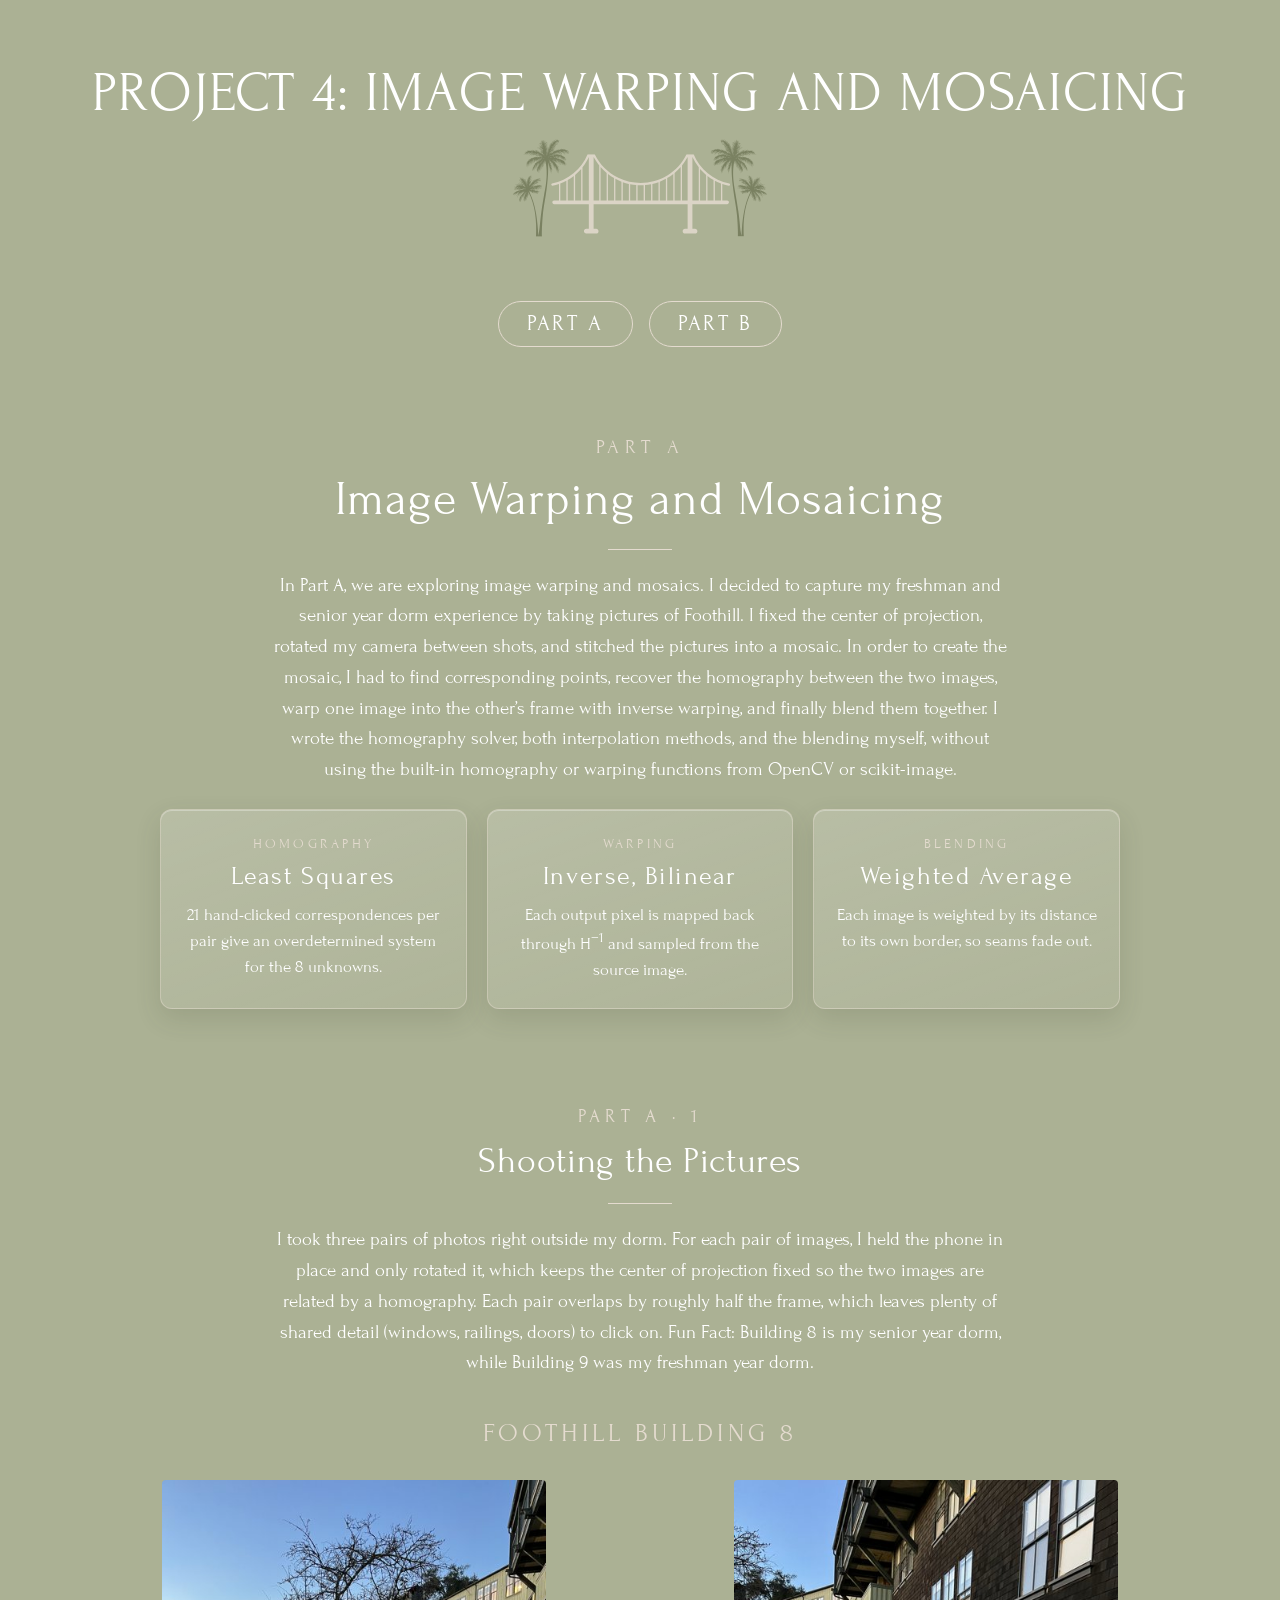
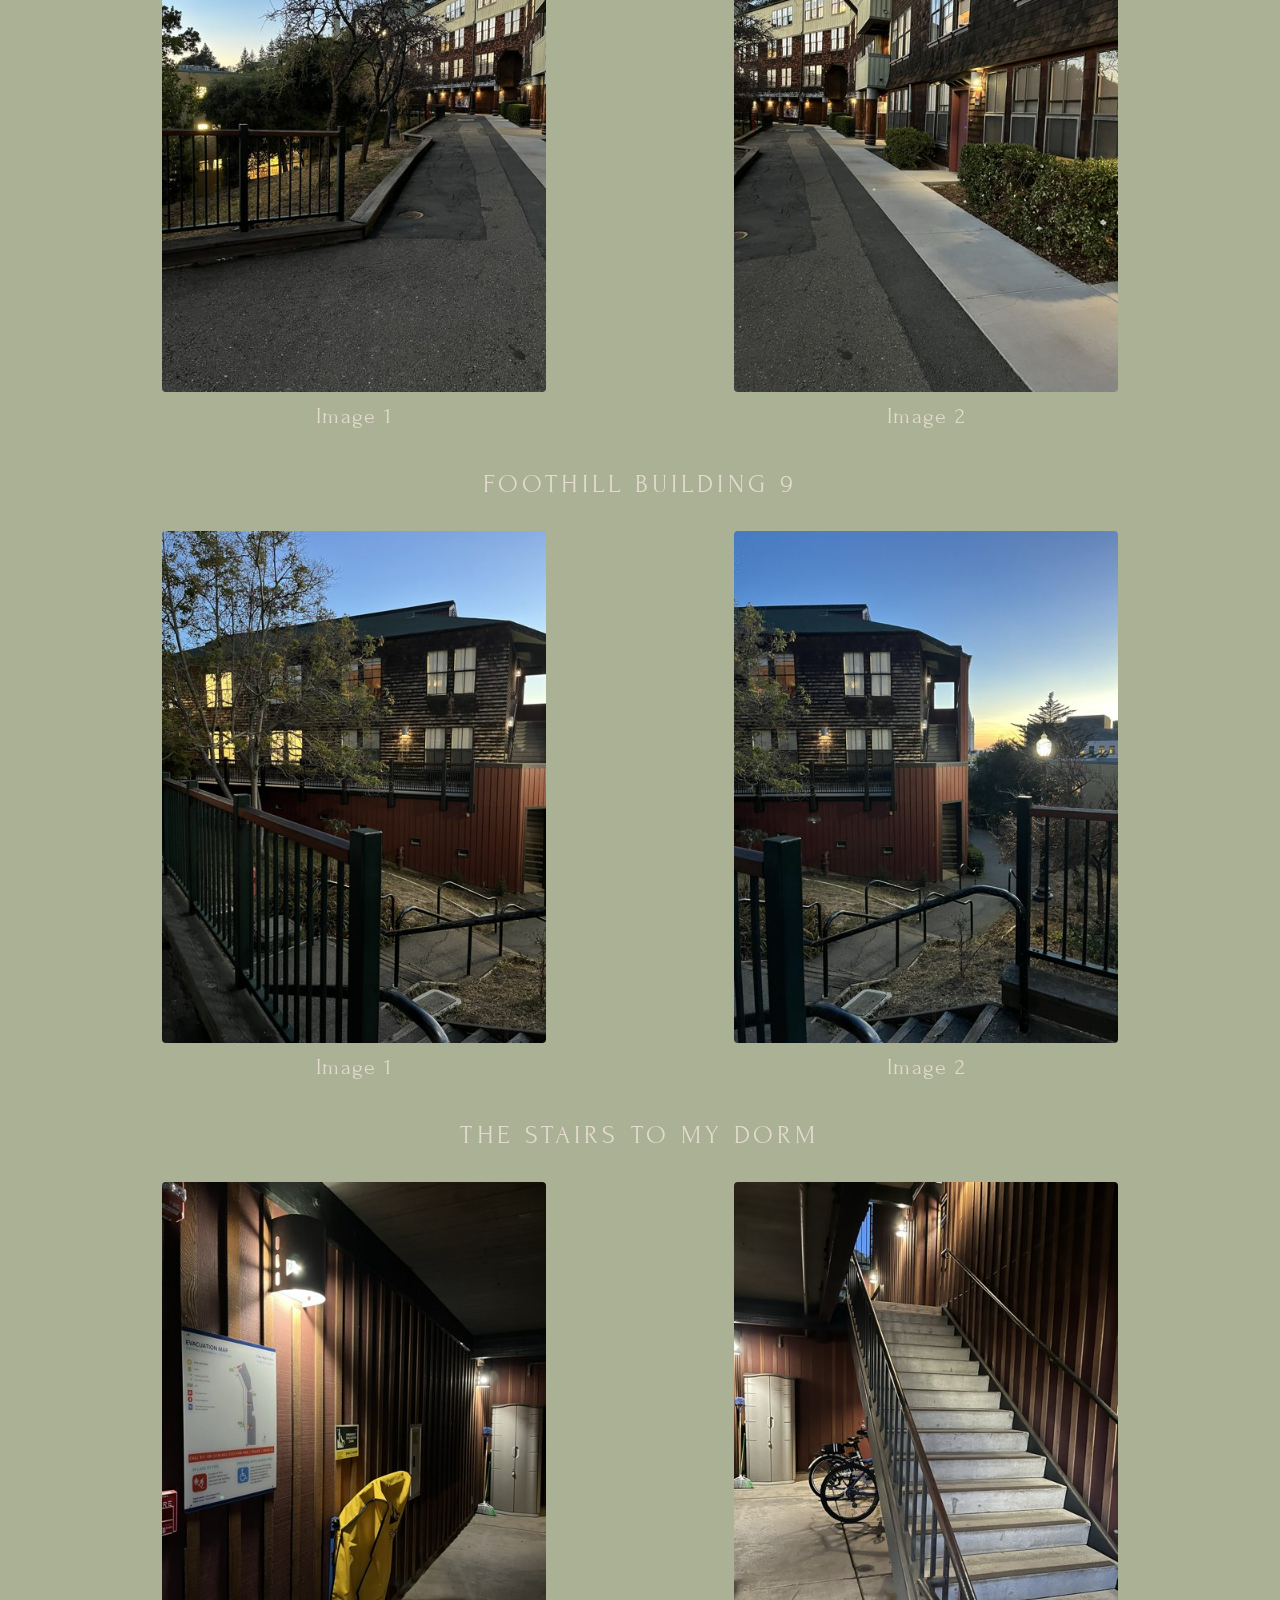
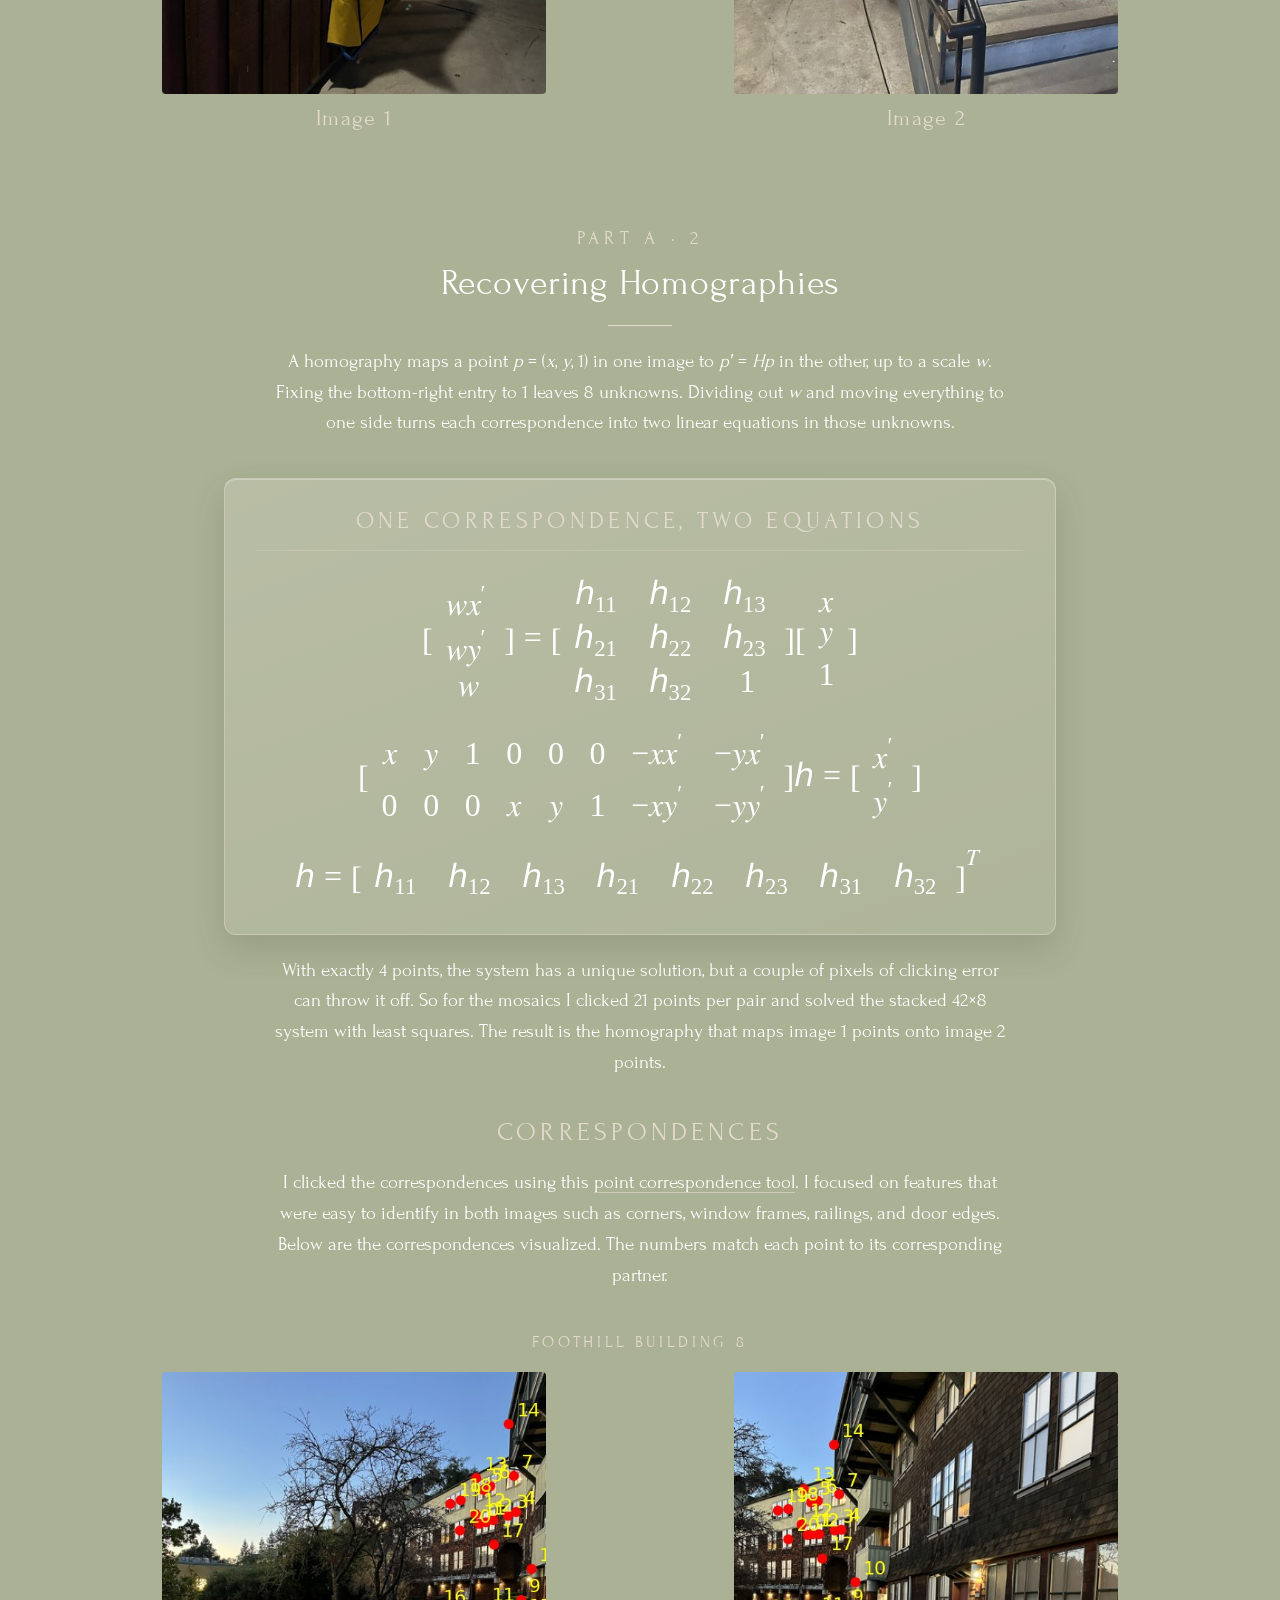
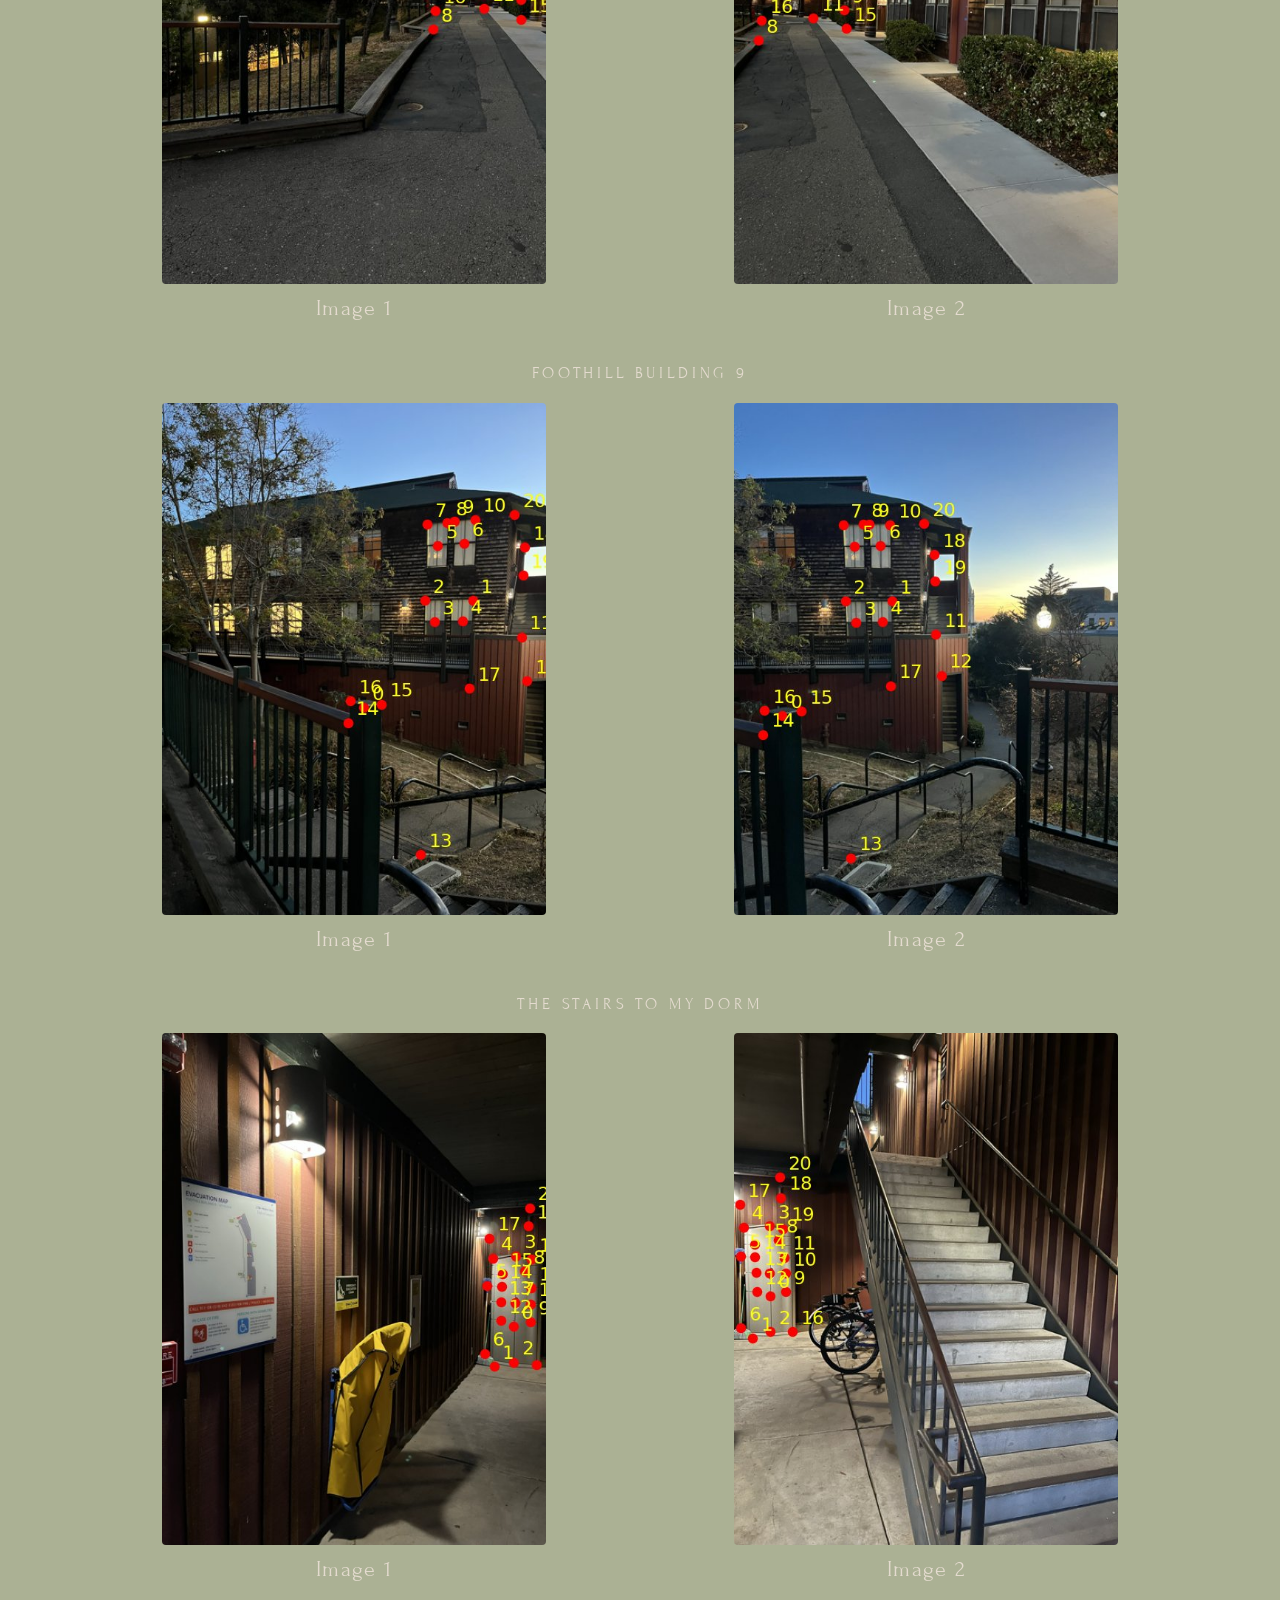
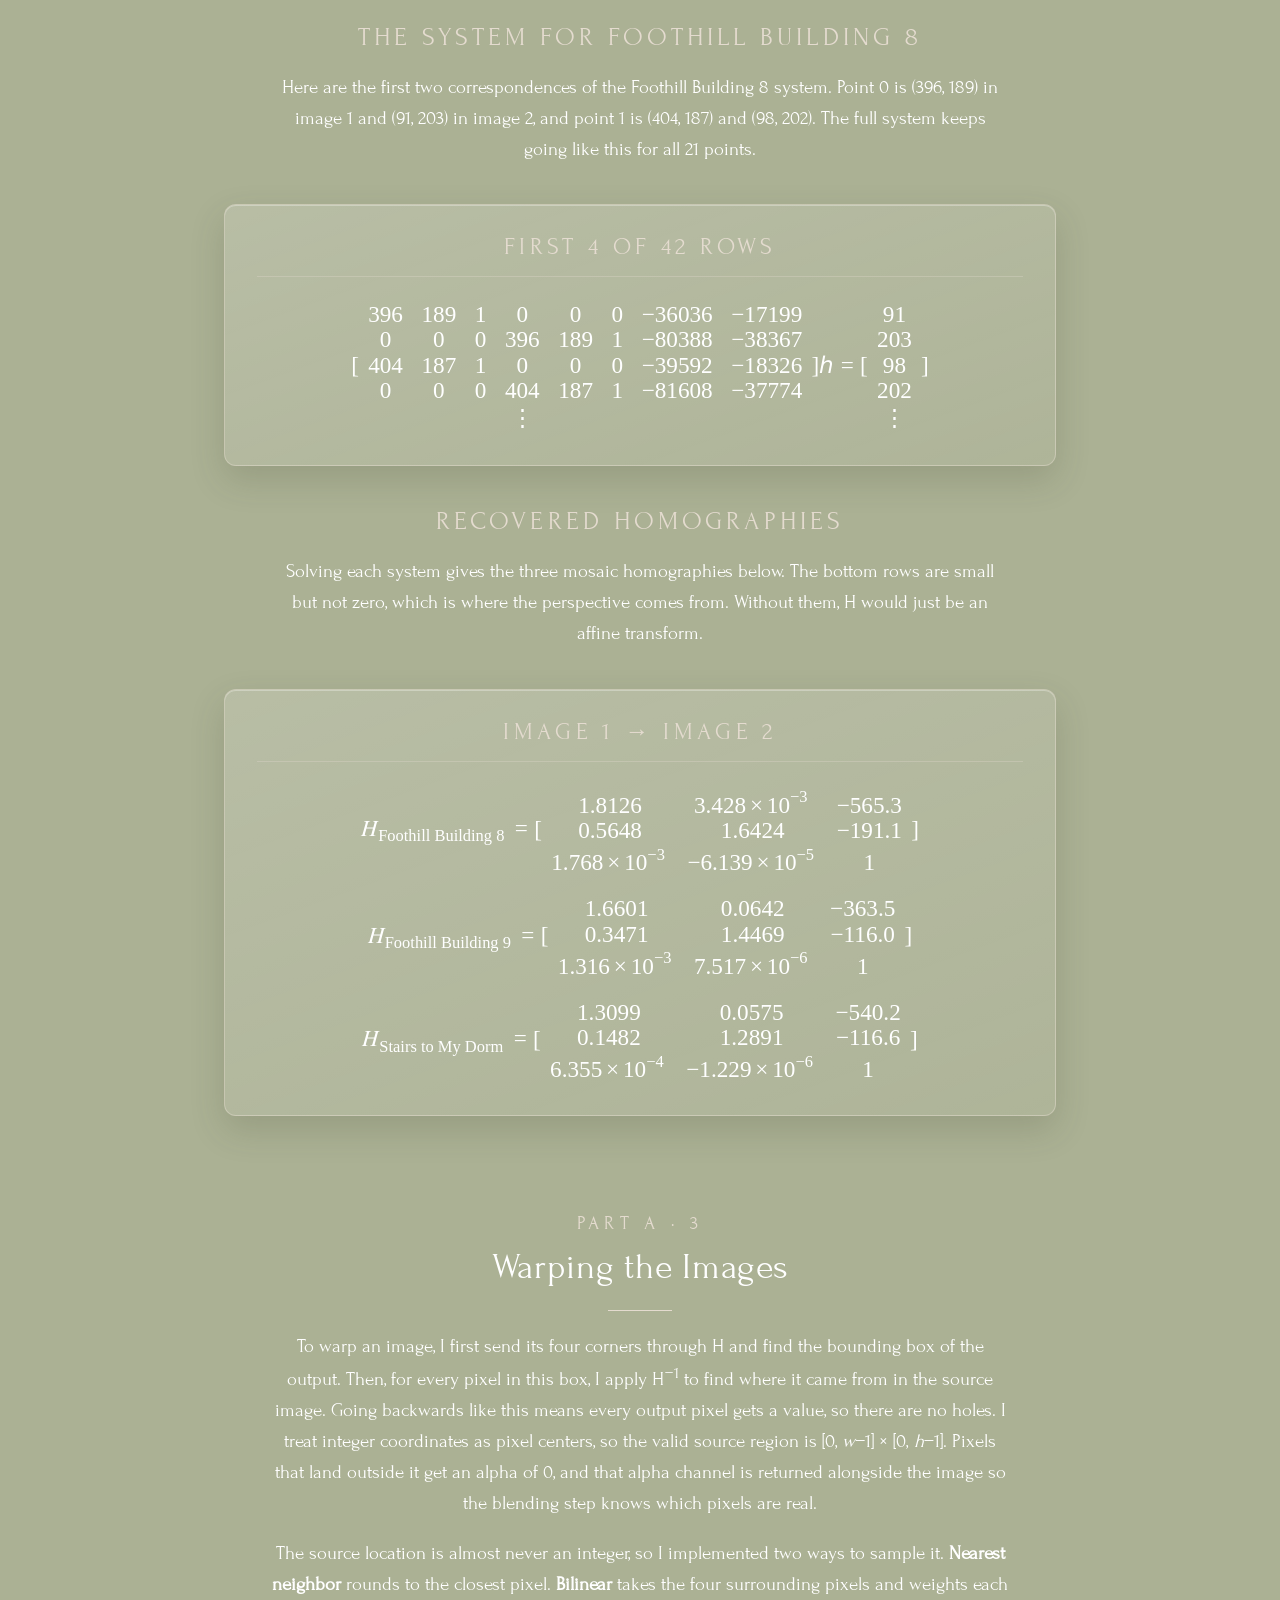
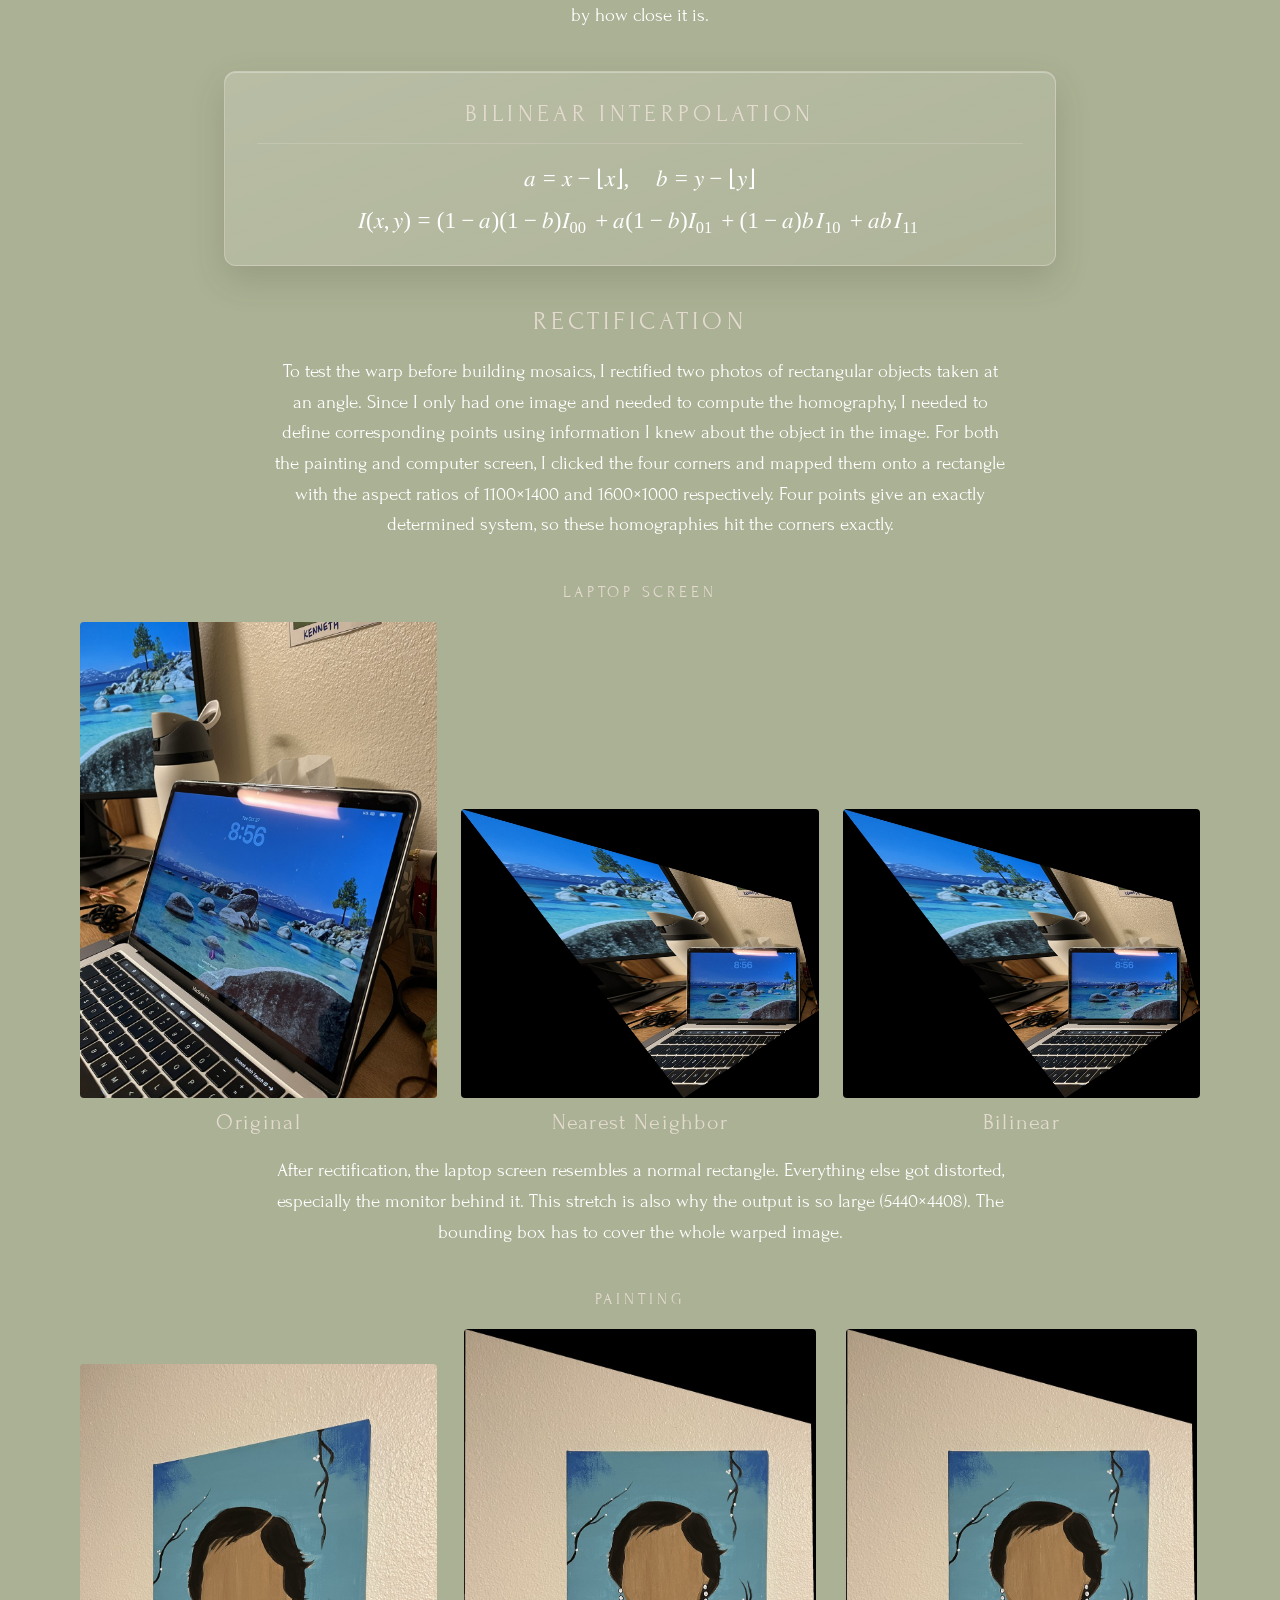
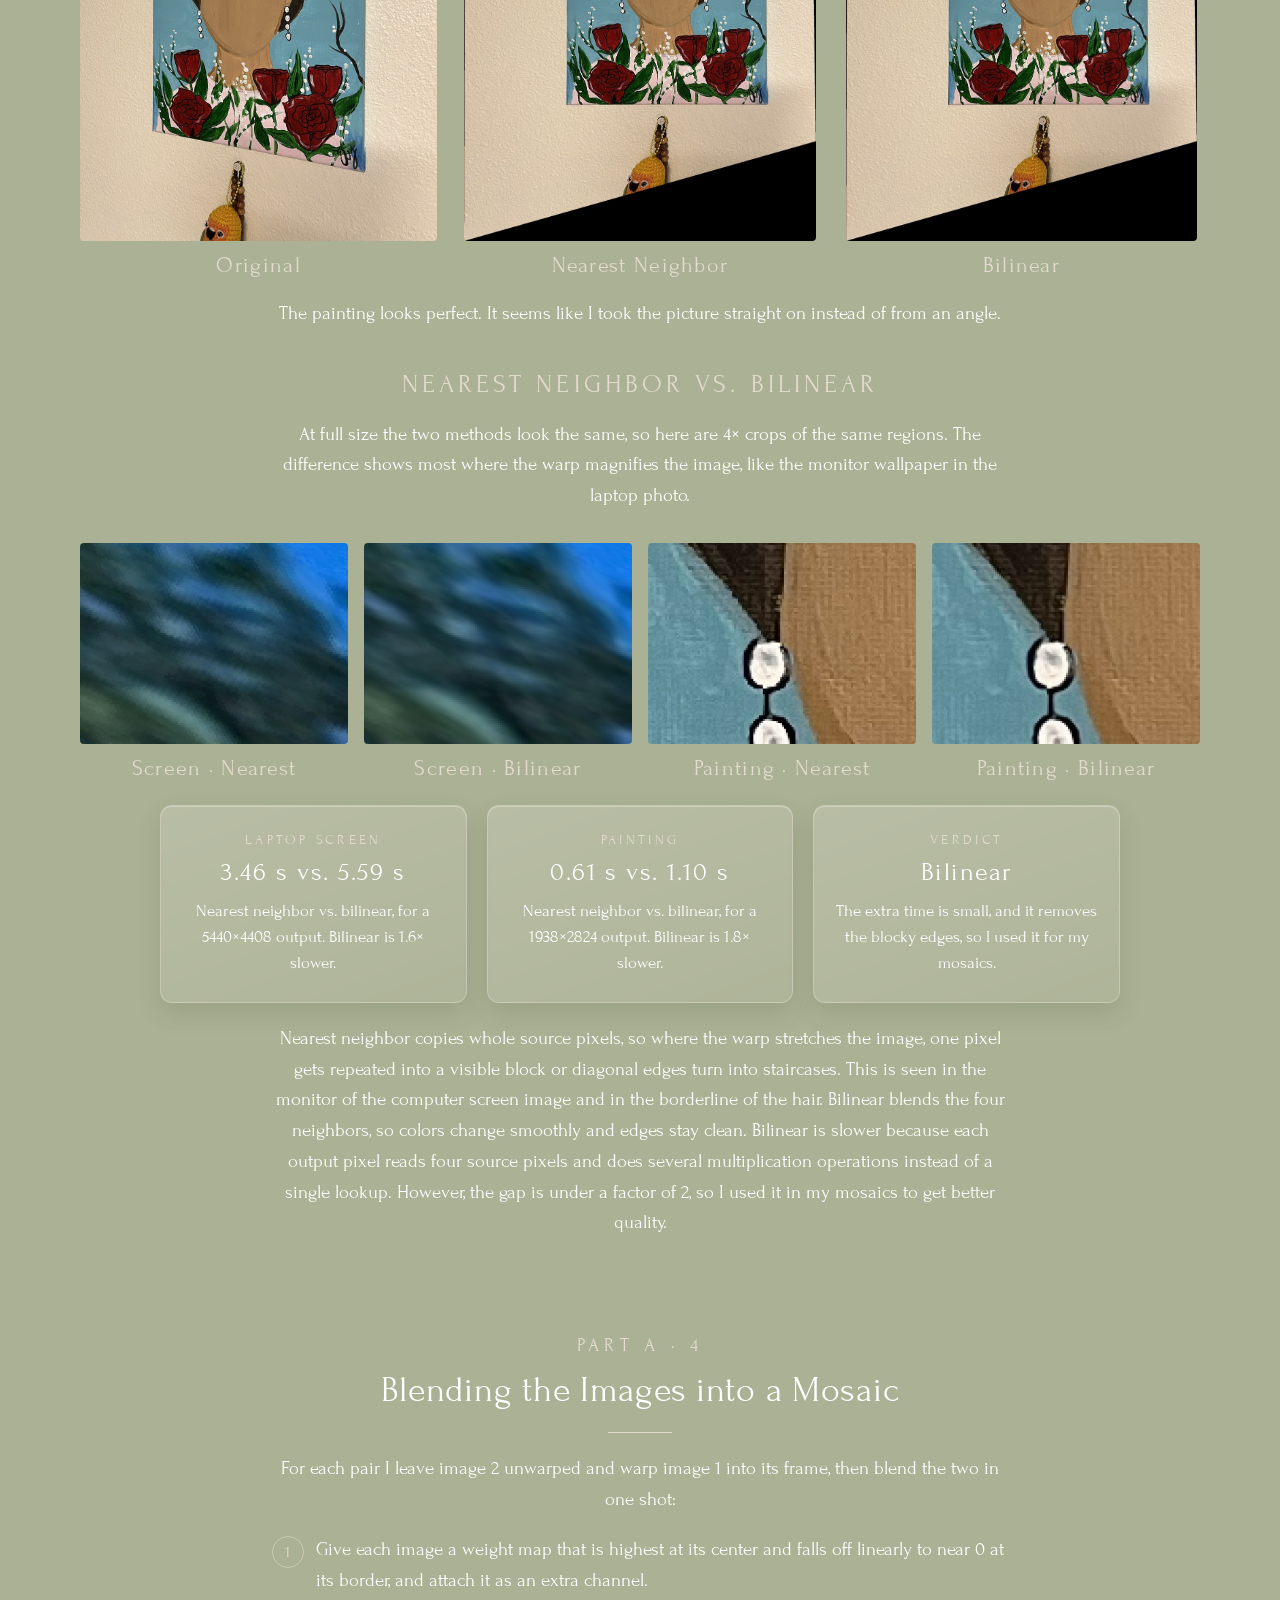
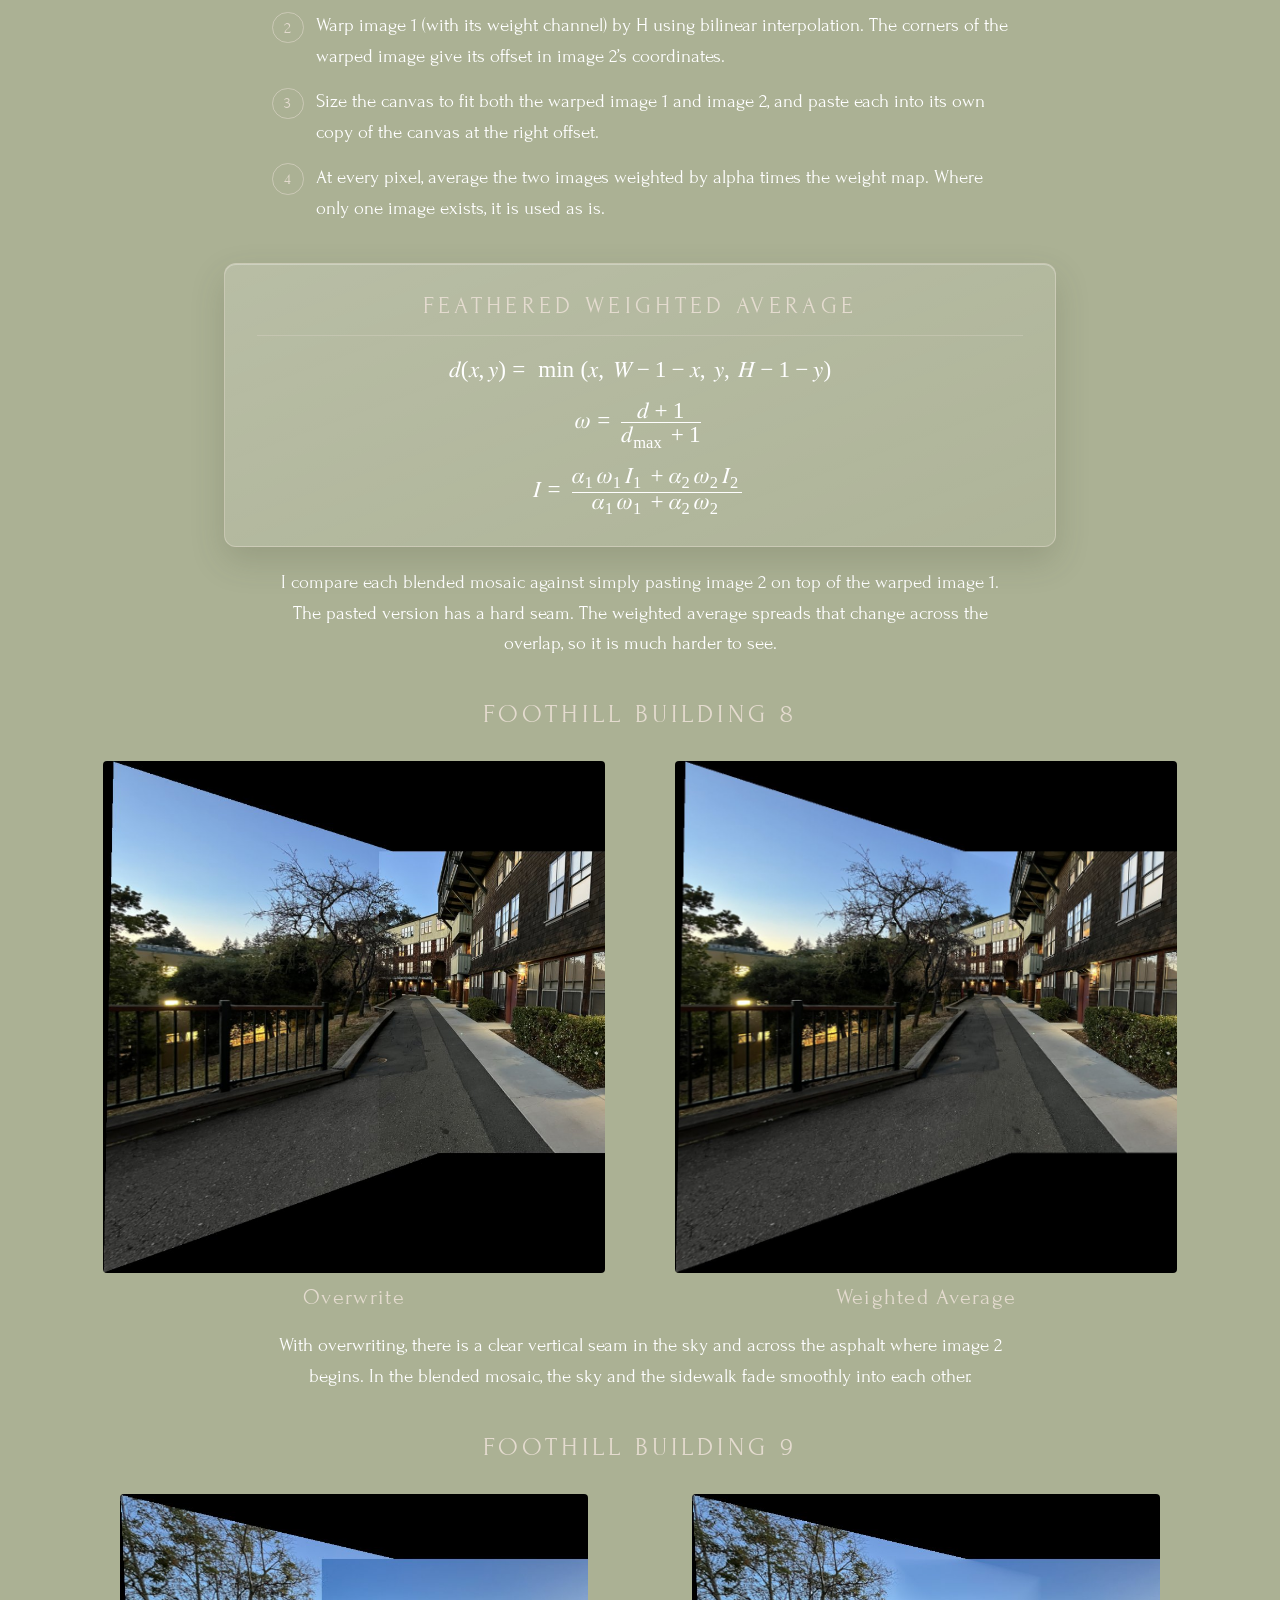
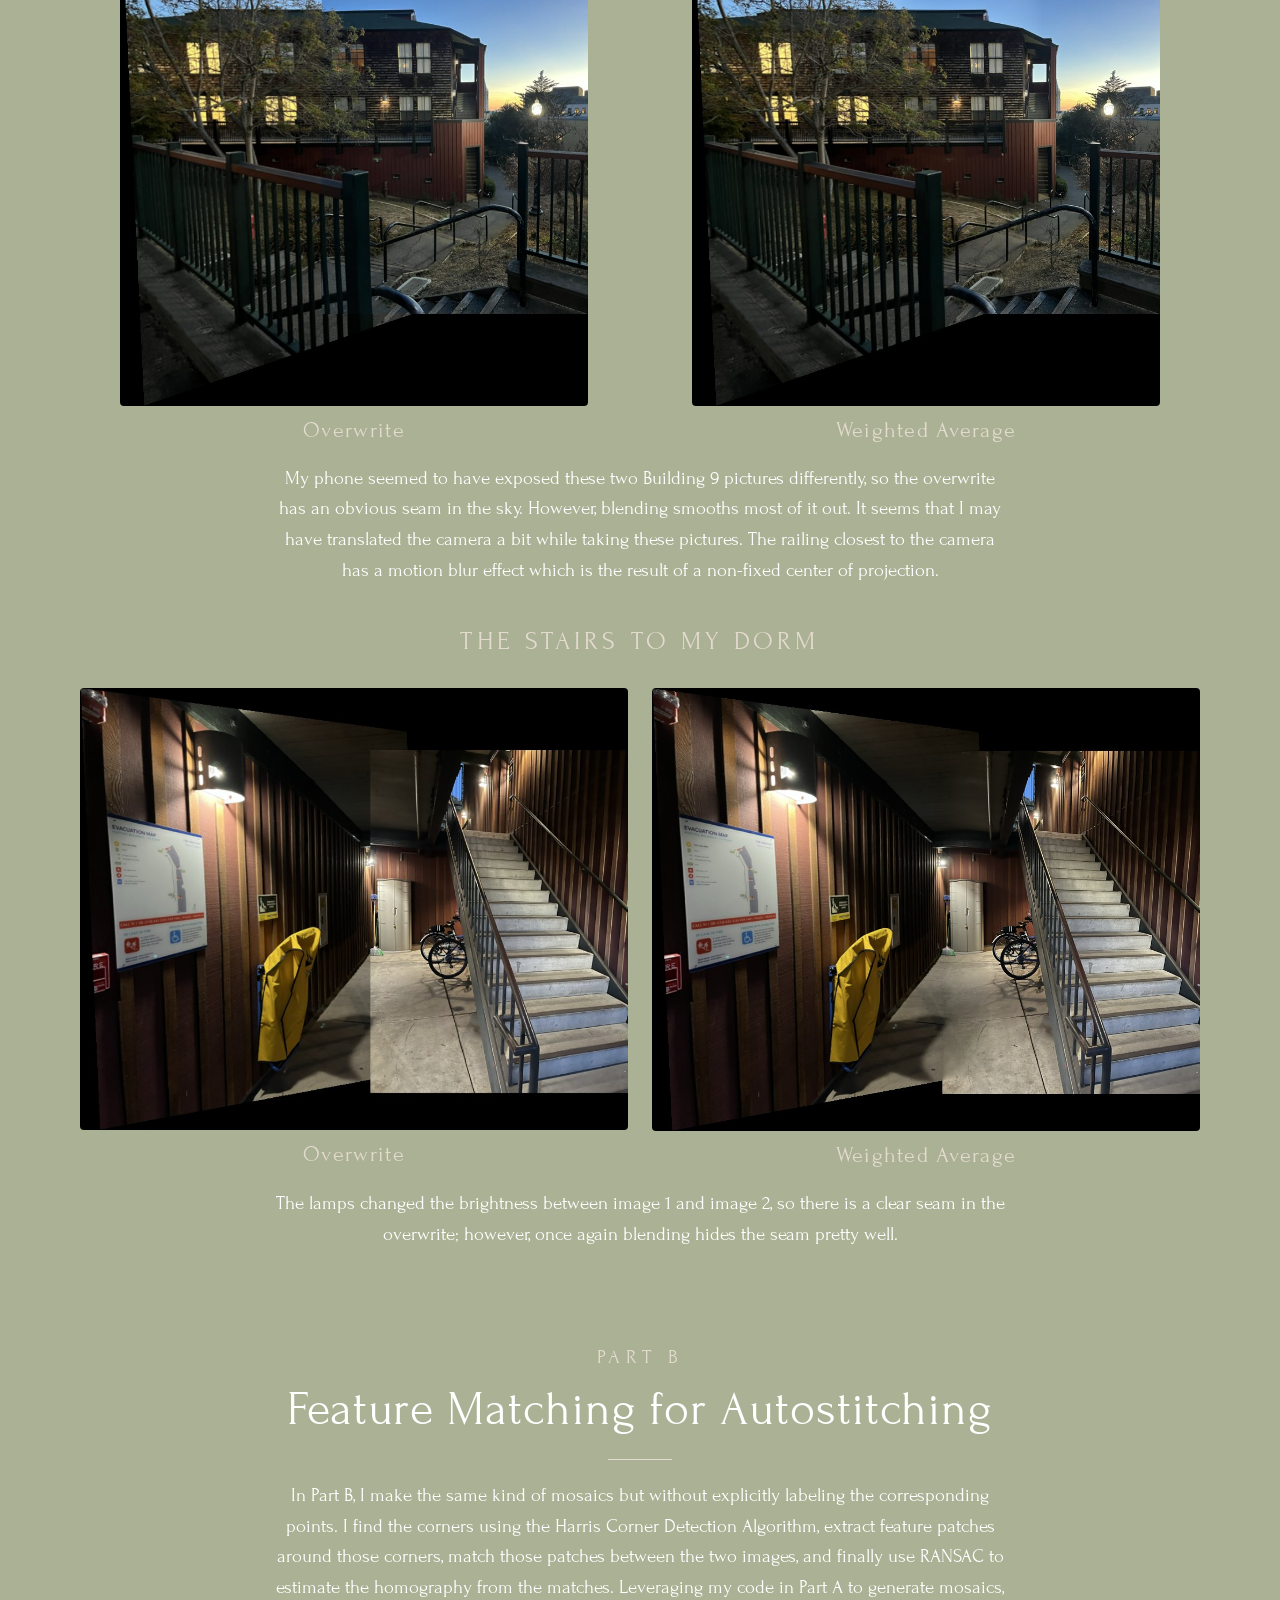
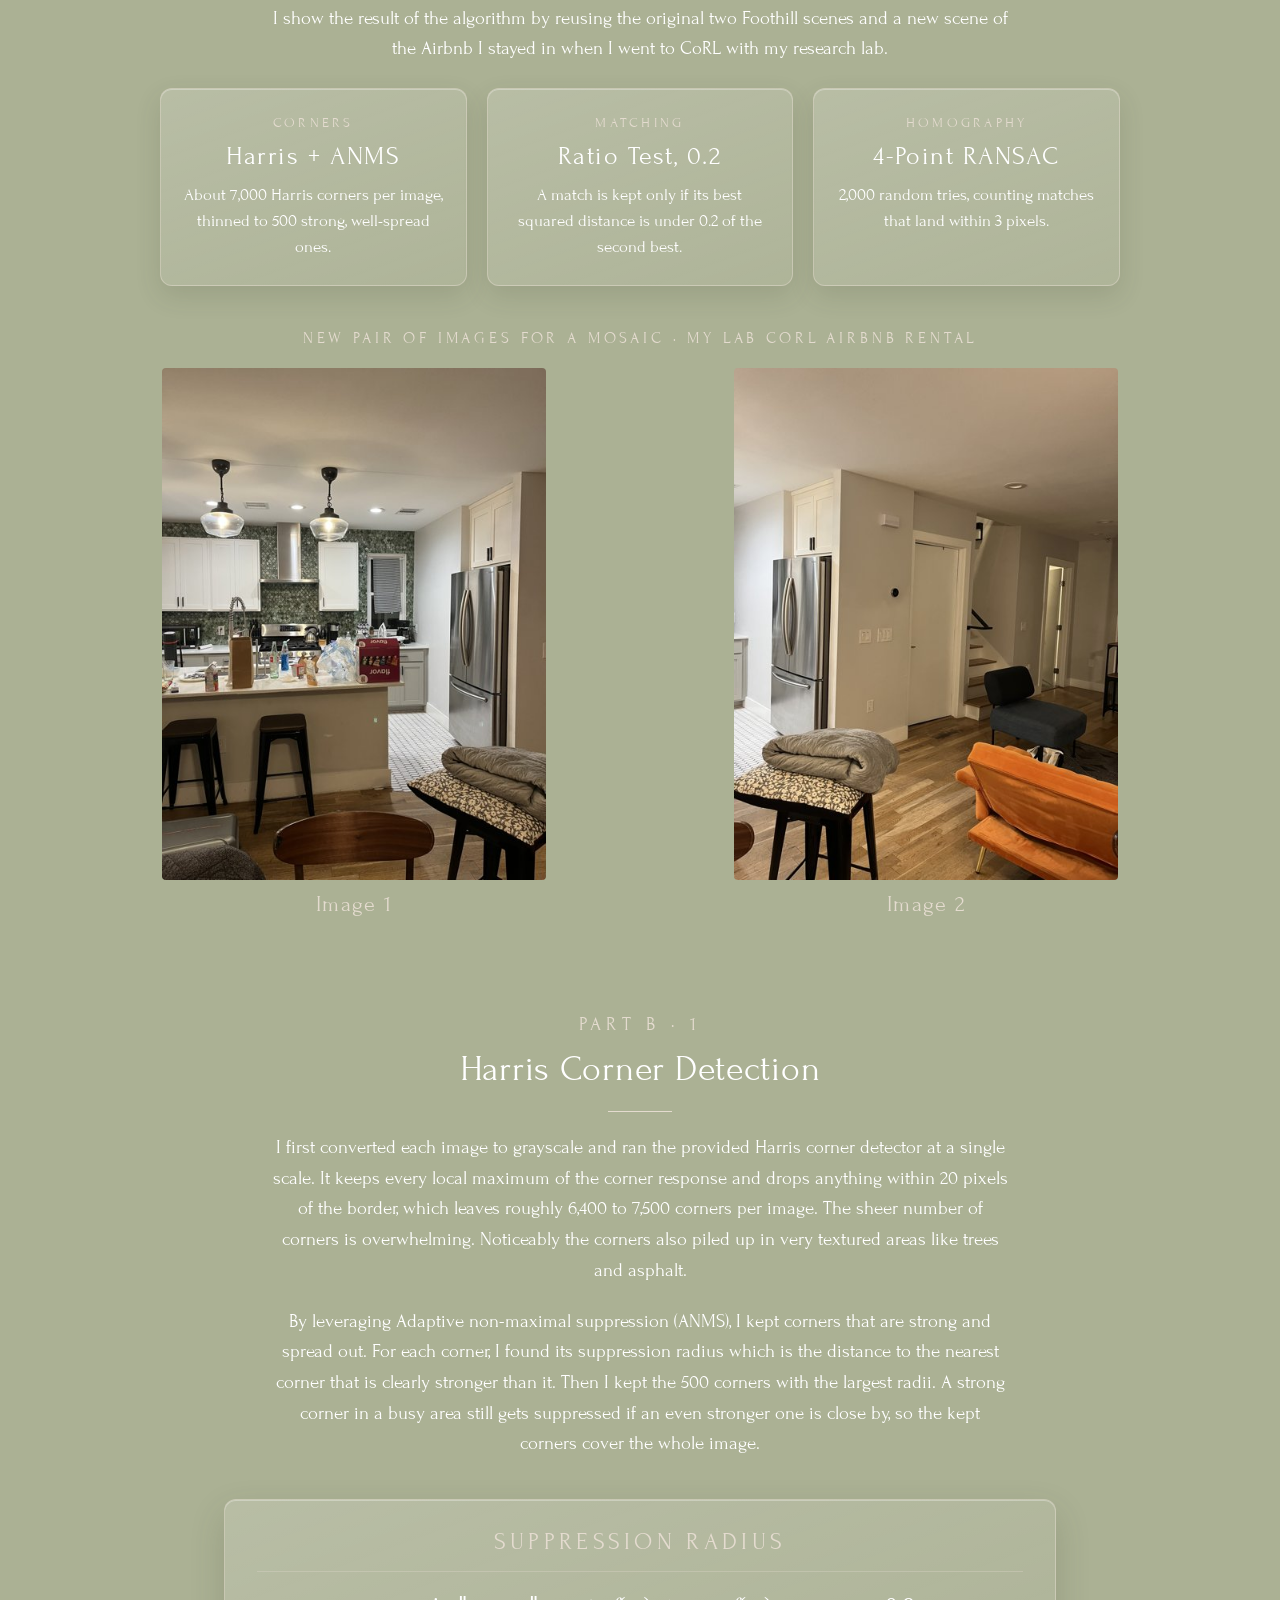
<file: proj_4/index.html>
<!DOCTYPE html>
<html lang="en">
<head>
    <meta charset="utf-8">
    <meta name="viewport" content="width=device-width, initial-scale=1">
    <title>Project 4: Image Warping and Mosaicing</title>
    <link rel="preconnect" href="https://fonts.googleapis.com">
    <link rel="preconnect" href="https://fonts.gstatic.com" crossorigin>
    <link href="https://fonts.googleapis.com/css2?family=Forum&display=swap" rel="stylesheet">
    <link rel="stylesheet" href="../assets/style.css">
</head>
<body>
    <h1 class="project-title">Project 4: Image Warping and Mosaicing</h1>

    <img class="crest small" src="../assets/bridge-palms.svg"
         alt="Vincent Thomas Bridge framed by palm trees" width="496" height="190">

    <nav>
        <a class="pill" href="#part-a">Part A</a>
        <a class="pill" href="#part-b">Part B</a>
    </nav>

    <div class="parts">

        <!-- ================================================================== -->
        <!-- PART A                                                             -->
        <!-- ================================================================== -->

        <section class="part chapter" id="part-a">
            <p class="part-label">Part A</p>
            <h2>Image Warping and Mosaicing</h2>
            <p>
                In Part A, we are exploring image warping and mosaics. I decided to capture my freshman
                and senior year dorm experience by taking pictures of Foothill. I fixed the center of
                projection, rotated my camera between shots, and stitched the pictures into a mosaic. In
                order to create the mosaic, I had to find corresponding points, recover the homography
                between the two images, warp one image into the other&rsquo;s frame with inverse warping,
                and finally blend them together. I wrote the homography solver, both interpolation
                methods, and the blending myself, without using the built-in homography or warping
                functions from OpenCV or scikit-image.
            </p>

            <div class="cards">
                <div class="card">
                    <p class="card-label">Homography</p>
                    <h4>Least Squares</h4>
                    <p>21 hand-clicked correspondences per pair give an overdetermined system for the 8 unknowns.</p>
                </div>
                <div class="card">
                    <p class="card-label">Warping</p>
                    <h4>Inverse, Bilinear</h4>
                    <p>Each output pixel is mapped back through H<sup>&minus;1</sup> and sampled from the source image.</p>
                </div>
                <div class="card">
                    <p class="card-label">Blending</p>
                    <h4>Weighted Average</h4>
                    <p>Each image is weighted by its distance to its own border, so seams fade out.</p>
                </div>
            </div>
        </section>

        <section class="part">
            <p class="part-label">Part A &middot; 1</p>
            <h2>Shooting the Pictures</h2>
            <p>
                I took three pairs of photos right outside my dorm. For each pair of images, I held the
                phone in place and only rotated it, which keeps the center of projection fixed so the
                two images are related by a homography. Each pair overlaps by roughly half the frame,
                which leaves plenty of shared detail (windows, railings, doors) to click on. Fun Fact:
                Building 8 is my senior year dorm, while Building 9 was my freshman year dorm.
            </p>

            <h3>Foothill Building 8</h3>
            <div class="figures">
                <figure>
                    <img src="./web/building_8_1.jpg" alt="Left view of a paved walkway with a railing and bare tree, apartment building in the distance" loading="lazy">
                    <figcaption>Image 1</figcaption>
                </figure>
                <figure>
                    <img src="./web/building_8_2.jpg" alt="Right view of the same walkway, showing the shingled building and hedges along the path" loading="lazy">
                    <figcaption>Image 2</figcaption>
                </figure>
            </div>

            <h3>Foothill Building 9</h3>
            <div class="figures">
                <figure>
                    <img src="./web/building_9_1.jpg" alt="Left view from a stairway railing toward a lit wooden building behind a tree" loading="lazy">
                    <figcaption>Image 1</figcaption>
                </figure>
                <figure>
                    <img src="./web/building_9_2.jpg" alt="Right view of the same building with a street lamp and sunset sky" loading="lazy">
                    <figcaption>Image 2</figcaption>
                </figure>
            </div>

            <h3>The Stairs to My Dorm</h3>
            <div class="figures">
                <figure>
                    <img src="./web/stairs_1.jpg" alt="Left view of a covered passage with an evacuation map and a yellow cover on the wall" loading="lazy">
                    <figcaption>Image 1</figcaption>
                </figure>
                <figure>
                    <img src="./web/stairs_2.jpg" alt="Right view of the same passage, showing a staircase and parked bikes" loading="lazy">
                    <figcaption>Image 2</figcaption>
                </figure>
            </div>
        </section>

        <section class="part">
            <p class="part-label">Part A &middot; 2</p>
            <h2>Recovering Homographies</h2>
            <p>
                A homography maps a point <i>p</i> = (<i>x</i>, <i>y</i>, 1) in one image to
                <i>p&prime;</i> = <i>Hp</i> in the other, up to a scale <i>w</i>. Fixing the bottom-right
                entry to 1 leaves 8 unknowns. Dividing out <i>w</i> and moving everything to one side
                turns each correspondence into two linear equations in those unknowns.
            </p>

            <div class="eq-block" data-label="One Correspondence, Two Equations">
                <div class="eq-stack">
                    <math class="eq" display="block" xmlns="http://www.w3.org/1998/Math/MathML"><mrow><mrow><mo>[</mo><mtable columnspacing="0.8em"><mtr><mtd><mi>w</mi><msup><mi>x</mi><mo>&#x2032;</mo></msup></mtd></mtr><mtr><mtd><mi>w</mi><msup><mi>y</mi><mo>&#x2032;</mo></msup></mtd></mtr><mtr><mtd><mi>w</mi></mtd></mtr></mtable><mo>]</mo></mrow><mo>=</mo><mrow><mo>[</mo><mtable columnspacing="0.8em"><mtr><mtd><msub><mi>h</mi><mn>11</mn></msub></mtd><mtd><msub><mi>h</mi><mn>12</mn></msub></mtd><mtd><msub><mi>h</mi><mn>13</mn></msub></mtd></mtr><mtr><mtd><msub><mi>h</mi><mn>21</mn></msub></mtd><mtd><msub><mi>h</mi><mn>22</mn></msub></mtd><mtd><msub><mi>h</mi><mn>23</mn></msub></mtd></mtr><mtr><mtd><msub><mi>h</mi><mn>31</mn></msub></mtd><mtd><msub><mi>h</mi><mn>32</mn></msub></mtd><mtd><mn>1</mn></mtd></mtr></mtable><mo>]</mo></mrow><mrow><mo>[</mo><mtable columnspacing="0.8em"><mtr><mtd><mi>x</mi></mtd></mtr><mtr><mtd><mi>y</mi></mtd></mtr><mtr><mtd><mn>1</mn></mtd></mtr></mtable><mo>]</mo></mrow></mrow></math>
                    <math class="eq" display="block" xmlns="http://www.w3.org/1998/Math/MathML"><mrow><mrow><mo>[</mo><mtable columnspacing="0.6em"><mtr><mtd><mi>x</mi></mtd><mtd><mi>y</mi></mtd><mtd><mn>1</mn></mtd><mtd><mn>0</mn></mtd><mtd><mn>0</mn></mtd><mtd><mn>0</mn></mtd><mtd><mrow><mo>&#x2212;</mo><mi>x</mi><msup><mi>x</mi><mo>&#x2032;</mo></msup></mrow></mtd><mtd><mrow><mo>&#x2212;</mo><mi>y</mi><msup><mi>x</mi><mo>&#x2032;</mo></msup></mrow></mtd></mtr><mtr><mtd><mn>0</mn></mtd><mtd><mn>0</mn></mtd><mtd><mn>0</mn></mtd><mtd><mi>x</mi></mtd><mtd><mi>y</mi></mtd><mtd><mn>1</mn></mtd><mtd><mrow><mo>&#x2212;</mo><mi>x</mi><msup><mi>y</mi><mo>&#x2032;</mo></msup></mrow></mtd><mtd><mrow><mo>&#x2212;</mo><mi>y</mi><msup><mi>y</mi><mo>&#x2032;</mo></msup></mrow></mtd></mtr></mtable><mo>]</mo></mrow><mi mathvariant="bold">h</mi><mo>=</mo><mrow><mo>[</mo><mtable columnspacing="0.8em"><mtr><mtd><msup><mi>x</mi><mo>&#x2032;</mo></msup></mtd></mtr><mtr><mtd><msup><mi>y</mi><mo>&#x2032;</mo></msup></mtd></mtr></mtable><mo>]</mo></mrow></mrow></math>
                    <math class="eq" display="block" xmlns="http://www.w3.org/1998/Math/MathML"><mrow><mi mathvariant="bold">h</mi><mo>=</mo><msup><mrow><mo>[</mo><mtable columnspacing="0.5em"><mtr><mtd><msub><mi>h</mi><mn>11</mn></msub></mtd><mtd><msub><mi>h</mi><mn>12</mn></msub></mtd><mtd><msub><mi>h</mi><mn>13</mn></msub></mtd><mtd><msub><mi>h</mi><mn>21</mn></msub></mtd><mtd><msub><mi>h</mi><mn>22</mn></msub></mtd><mtd><msub><mi>h</mi><mn>23</mn></msub></mtd><mtd><msub><mi>h</mi><mn>31</mn></msub></mtd><mtd><msub><mi>h</mi><mn>32</mn></msub></mtd></mtr></mtable><mo>]</mo></mrow><mi>T</mi></msup></mrow></math>
                </div>
            </div>

            <p>
                With exactly 4 points, the system has a unique solution, but a couple of pixels of
                clicking error can throw it off. So for the mosaics I clicked 21 points per pair and
                solved the stacked 42&times;8 system with least squares. The result is the homography
                that maps image 1 points onto image 2 points.
            </p>

            <h3>Correspondences</h3>
            <p>
                I clicked the correspondences using this
                <a href="https://cal-cs180.github.io/fa23/hw/proj3/tool.html">point correspondence tool</a>.
                I focused on features that were easy to identify in both images such as corners, window
                frames, railings, and door edges. Below are the correspondences visualized. The numbers
                match each point to its corresponding partner.
            </p>

            <p class="group-label">Foothill Building 8</p>
            <div class="figures">
                <figure>
                    <img src="./web/building_8_1_building_8_2_points_1.jpg" alt="Foothill Building 8 image 1 with 21 numbered red points on the building windows and railing" loading="lazy">
                    <figcaption>Image 1</figcaption>
                </figure>
                <figure>
                    <img src="./web/building_8_1_building_8_2_points_2.jpg" alt="Foothill Building 8 image 2 with the same 21 numbered points" loading="lazy">
                    <figcaption>Image 2</figcaption>
                </figure>
            </div>

            <p class="group-label">Foothill Building 9</p>
            <div class="figures">
                <figure>
                    <img src="./web/building_9_1_building_9_2_points_1.jpg" alt="Foothill Building 9 image 1 with 21 numbered points on the building windows and walls" loading="lazy">
                    <figcaption>Image 1</figcaption>
                </figure>
                <figure>
                    <img src="./web/building_9_1_building_9_2_points_2.jpg" alt="Foothill Building 9 image 2 with the same 21 numbered points" loading="lazy">
                    <figcaption>Image 2</figcaption>
                </figure>
            </div>

            <p class="group-label">The Stairs to My Dorm</p>
            <div class="figures">
                <figure>
                    <img src="./web/stairs_1_stairs_2_points_1.jpg" alt="Image 1 of the stairs to my dorm with 21 numbered points clustered on a storage cabinet at the end of the passage" loading="lazy">
                    <figcaption>Image 1</figcaption>
                </figure>
                <figure>
                    <img src="./web/stairs_1_stairs_2_points_2.jpg" alt="Image 2 of the stairs to my dorm with the same 21 numbered points on the cabinet" loading="lazy">
                    <figcaption>Image 2</figcaption>
                </figure>
            </div>

            <h3>The System for Foothill Building 8</h3>
            <p>
                Here are the first two correspondences of the Foothill Building 8 system. Point 0 is
                (396, 189) in image 1 and (91, 203) in image 2, and point 1 is (404, 187) and
                (98, 202). The full system keeps going like this for all 21 points.
            </p>

            <div class="eq-block" data-label="First 4 of 42 Rows">
                <div class="eq-stack compact">
                    <math class="eq" display="block" xmlns="http://www.w3.org/1998/Math/MathML"><mrow><mrow><mo>[</mo><mtable columnspacing="0.9em"><mtr><mtd><mn>396</mn></mtd><mtd><mn>189</mn></mtd><mtd><mn>1</mn></mtd><mtd><mn>0</mn></mtd><mtd><mn>0</mn></mtd><mtd><mn>0</mn></mtd><mtd><mrow><mo>&#x2212;</mo><mn>36036</mn></mrow></mtd><mtd><mrow><mo>&#x2212;</mo><mn>17199</mn></mrow></mtd></mtr><mtr><mtd><mn>0</mn></mtd><mtd><mn>0</mn></mtd><mtd><mn>0</mn></mtd><mtd><mn>396</mn></mtd><mtd><mn>189</mn></mtd><mtd><mn>1</mn></mtd><mtd><mrow><mo>&#x2212;</mo><mn>80388</mn></mrow></mtd><mtd><mrow><mo>&#x2212;</mo><mn>38367</mn></mrow></mtd></mtr><mtr><mtd><mn>404</mn></mtd><mtd><mn>187</mn></mtd><mtd><mn>1</mn></mtd><mtd><mn>0</mn></mtd><mtd><mn>0</mn></mtd><mtd><mn>0</mn></mtd><mtd><mrow><mo>&#x2212;</mo><mn>39592</mn></mrow></mtd><mtd><mrow><mo>&#x2212;</mo><mn>18326</mn></mrow></mtd></mtr><mtr><mtd><mn>0</mn></mtd><mtd><mn>0</mn></mtd><mtd><mn>0</mn></mtd><mtd><mn>404</mn></mtd><mtd><mn>187</mn></mtd><mtd><mn>1</mn></mtd><mtd><mrow><mo>&#x2212;</mo><mn>81608</mn></mrow></mtd><mtd><mrow><mo>&#x2212;</mo><mn>37774</mn></mrow></mtd></mtr><mtr><mtd></mtd><mtd></mtd><mtd></mtd><mtd><mo>&#x22EE;</mo></mtd><mtd></mtd><mtd></mtd><mtd></mtd><mtd></mtd></mtr></mtable><mo>]</mo></mrow><mi mathvariant="bold">h</mi><mo>=</mo><mrow><mo>[</mo><mtable columnspacing="0.8em"><mtr><mtd><mn>91</mn></mtd></mtr><mtr><mtd><mn>203</mn></mtd></mtr><mtr><mtd><mn>98</mn></mtd></mtr><mtr><mtd><mn>202</mn></mtd></mtr><mtr><mtd><mo>&#x22EE;</mo></mtd></mtr></mtable><mo>]</mo></mrow></mrow></math>
                </div>
            </div>

            <h3>Recovered Homographies</h3>
            <p>
                Solving each system gives the three mosaic homographies below. The bottom rows are
                small but not zero, which is where the perspective comes from. Without them, H would
                just be an affine transform.
            </p>

            <div class="eq-block" data-label="Image 1 &rarr; Image 2">
                <div class="eq-stack compact">
                    <math class="eq" display="block" xmlns="http://www.w3.org/1998/Math/MathML"><mrow><msub><mi>H</mi><mtext>Foothill Building 8</mtext></msub><mo>=</mo><mrow><mo>[</mo><mtable columnspacing="1em"><mtr><mtd><mrow><mn>1.8126</mn></mrow></mtd><mtd><mrow><mn>3.428</mn><mo>&#x00D7;</mo><msup><mn>10</mn><mrow><mo>&#x2212;</mo><mn>3</mn></mrow></msup></mrow></mtd><mtd><mrow><mo>&#x2212;</mo><mn>565.3</mn></mrow></mtd></mtr><mtr><mtd><mrow><mn>0.5648</mn></mrow></mtd><mtd><mrow><mn>1.6424</mn></mrow></mtd><mtd><mrow><mo>&#x2212;</mo><mn>191.1</mn></mrow></mtd></mtr><mtr><mtd><mrow><mn>1.768</mn><mo>&#x00D7;</mo><msup><mn>10</mn><mrow><mo>&#x2212;</mo><mn>3</mn></mrow></msup></mrow></mtd><mtd><mrow><mo>&#x2212;</mo><mn>6.139</mn><mo>&#x00D7;</mo><msup><mn>10</mn><mrow><mo>&#x2212;</mo><mn>5</mn></mrow></msup></mrow></mtd><mtd><mn>1</mn></mtd></mtr></mtable><mo>]</mo></mrow></mrow></math>
                    <math class="eq" display="block" xmlns="http://www.w3.org/1998/Math/MathML"><mrow><msub><mi>H</mi><mtext>Foothill Building 9</mtext></msub><mo>=</mo><mrow><mo>[</mo><mtable columnspacing="1em"><mtr><mtd><mrow><mn>1.6601</mn></mrow></mtd><mtd><mrow><mn>0.0642</mn></mrow></mtd><mtd><mrow><mo>&#x2212;</mo><mn>363.5</mn></mrow></mtd></mtr><mtr><mtd><mrow><mn>0.3471</mn></mrow></mtd><mtd><mrow><mn>1.4469</mn></mrow></mtd><mtd><mrow><mo>&#x2212;</mo><mn>116.0</mn></mrow></mtd></mtr><mtr><mtd><mrow><mn>1.316</mn><mo>&#x00D7;</mo><msup><mn>10</mn><mrow><mo>&#x2212;</mo><mn>3</mn></mrow></msup></mrow></mtd><mtd><mrow><mn>7.517</mn><mo>&#x00D7;</mo><msup><mn>10</mn><mrow><mo>&#x2212;</mo><mn>6</mn></mrow></msup></mrow></mtd><mtd><mn>1</mn></mtd></mtr></mtable><mo>]</mo></mrow></mrow></math>
                    <math class="eq" display="block" xmlns="http://www.w3.org/1998/Math/MathML"><mrow><msub><mi>H</mi><mtext>Stairs to My Dorm</mtext></msub><mo>=</mo><mrow><mo>[</mo><mtable columnspacing="1em"><mtr><mtd><mrow><mn>1.3099</mn></mrow></mtd><mtd><mrow><mn>0.0575</mn></mrow></mtd><mtd><mrow><mo>&#x2212;</mo><mn>540.2</mn></mrow></mtd></mtr><mtr><mtd><mrow><mn>0.1482</mn></mrow></mtd><mtd><mrow><mn>1.2891</mn></mrow></mtd><mtd><mrow><mo>&#x2212;</mo><mn>116.6</mn></mrow></mtd></mtr><mtr><mtd><mrow><mn>6.355</mn><mo>&#x00D7;</mo><msup><mn>10</mn><mrow><mo>&#x2212;</mo><mn>4</mn></mrow></msup></mrow></mtd><mtd><mrow><mo>&#x2212;</mo><mn>1.229</mn><mo>&#x00D7;</mo><msup><mn>10</mn><mrow><mo>&#x2212;</mo><mn>6</mn></mrow></msup></mrow></mtd><mtd><mn>1</mn></mtd></mtr></mtable><mo>]</mo></mrow></mrow></math>
                </div>
            </div>
        </section>

        <section class="part">
            <p class="part-label">Part A &middot; 3</p>
            <h2>Warping the Images</h2>
            <p>
                To warp an image, I first send its four corners through H and find the bounding box of
                the output. Then, for every pixel in this box, I apply H<sup>&minus;1</sup> to
                find where it came from in the source image. Going backwards like this means every
                output pixel gets a value, so there are no holes. I treat integer coordinates as pixel
                centers, so the valid source region is [0, <i>w</i>&minus;1] &times;
                [0, <i>h</i>&minus;1]. Pixels that land outside it get an alpha of 0, and that alpha
                channel is returned alongside the image so the blending step knows which pixels are
                real.
            </p>
            <p>
                The source location is almost never an integer, so I implemented two ways to sample
                it. <b>Nearest neighbor</b> rounds to the closest pixel. <b>Bilinear</b> takes the four
                surrounding pixels and weights each by how close it is.
            </p>

            <div class="eq-block" data-label="Bilinear Interpolation">
                <div class="eq-stack compact">
                    <math class="eq" display="block" xmlns="http://www.w3.org/1998/Math/MathML"><mrow><mi>a</mi><mo>=</mo><mi>x</mi><mo>&#x2212;</mo><mo stretchy="false">&#x230A;</mo><mi>x</mi><mo stretchy="false">&#x230B;</mo><mo>,</mo><mspace width="1em"/><mi>b</mi><mo>=</mo><mi>y</mi><mo>&#x2212;</mo><mo stretchy="false">&#x230A;</mo><mi>y</mi><mo stretchy="false">&#x230B;</mo></mrow></math>
                    <math class="eq" display="block" xmlns="http://www.w3.org/1998/Math/MathML"><mrow><mi>I</mi><mo stretchy="false">(</mo><mi>x</mi><mo>,</mo><mi>y</mi><mo stretchy="false">)</mo><mo>=</mo><mo stretchy="false">(</mo><mn>1</mn><mo>&#x2212;</mo><mi>a</mi><mo stretchy="false">)</mo><mo stretchy="false">(</mo><mn>1</mn><mo>&#x2212;</mo><mi>b</mi><mo stretchy="false">)</mo><msub><mi>I</mi><mn>00</mn></msub><mo>+</mo><mi>a</mi><mo stretchy="false">(</mo><mn>1</mn><mo>&#x2212;</mo><mi>b</mi><mo stretchy="false">)</mo><msub><mi>I</mi><mn>01</mn></msub><mo>+</mo><mo stretchy="false">(</mo><mn>1</mn><mo>&#x2212;</mo><mi>a</mi><mo stretchy="false">)</mo><mi>b</mi><mspace width="0.1em"/><msub><mi>I</mi><mn>10</mn></msub><mo>+</mo><mi>a</mi><mi>b</mi><mspace width="0.1em"/><msub><mi>I</mi><mn>11</mn></msub></mrow></math>
                </div>
            </div>

            <h3>Rectification</h3>
            <p>
                To test the warp before building mosaics, I rectified two photos of rectangular
                objects taken at an angle. Since I only had one image and needed to compute the
                homography, I needed to define corresponding points using information I knew about the
                object in the image. For both the painting and computer screen, I clicked the four
                corners and mapped them onto a rectangle with the aspect ratios of 1100&times;1400 and
                1600&times;1000 respectively. Four points give an exactly determined system, so these
                homographies hit the corners exactly.
            </p>

            <p class="group-label">Laptop Screen</p>
            <div class="figures cols-3">
                <figure>
                    <img src="./web/comp_screen_original.jpg" alt="A laptop on a desk photographed from the side, its screen a tilted quadrilateral" loading="lazy">
                    <figcaption>Original</figcaption>
                </figure>
                <figure>
                    <img src="./web/comp_screen_nn.jpg" alt="The laptop screen warped into a flat rectangle, with the rest of the desk stretched toward the upper left" loading="lazy">
                    <figcaption>Nearest Neighbor</figcaption>
                </figure>
                <figure>
                    <img src="./web/comp_screen_bil.jpg" alt="The same rectified laptop screen using bilinear interpolation" loading="lazy">
                    <figcaption>Bilinear</figcaption>
                </figure>
            </div>
            <p>
                After rectification, the laptop screen resembles a normal rectangle. Everything else got
                distorted, especially the monitor behind it. This stretch is also why the output is so
                large (5440&times;4408). The bounding box has to cover the whole warped image.
            </p>

            <p class="group-label">Painting</p>
            <div class="figures cols-3">
                <figure>
                    <img src="./web/portrait_mom_original.jpg" alt="A painting of a woman with roses hung on a wall, photographed from below and to the side" loading="lazy">
                    <figcaption>Original</figcaption>
                </figure>
                <figure>
                    <img src="./web/portrait_mom_nn.jpg" alt="The painting rectified into an upright rectangle, the wall around it warped into a trapezoid" loading="lazy">
                    <figcaption>Nearest Neighbor</figcaption>
                </figure>
                <figure>
                    <img src="./web/portrait_mom_bil.jpg" alt="The same rectified painting using bilinear interpolation" loading="lazy">
                    <figcaption>Bilinear</figcaption>
                </figure>
            </div>
            <p>
                The painting looks perfect. It seems like I took the picture straight on instead of from
                an angle.
            </p>

            <h3>Nearest Neighbor vs. Bilinear</h3>
            <p>
                At full size the two methods look the same, so here are 4&times; crops of the same
                regions. The difference shows most where the warp magnifies the image, like the
                monitor wallpaper in the laptop photo.
            </p>
            <div class="figures cols-4">
                <figure>
                    <img src="./web/comp_screen_zoom_nn.jpg" alt="Zoomed crop of the tree on the monitor wallpaper with blocky, stair-stepped edges" loading="lazy">
                    <figcaption>Screen &middot; Nearest</figcaption>
                </figure>
                <figure>
                    <img src="./web/comp_screen_zoom_bil.jpg" alt="The same zoomed crop with smooth gradients between colors" loading="lazy">
                    <figcaption>Screen &middot; Bilinear</figcaption>
                </figure>
                <figure>
                    <img src="./web/portrait_mom_zoom_nn.jpg" alt="Zoomed crop of the painted earring with jagged outlines" loading="lazy">
                    <figcaption>Painting &middot; Nearest</figcaption>
                </figure>
                <figure>
                    <img src="./web/portrait_mom_zoom_bil.jpg" alt="The same zoomed crop of the earring with smooth outlines" loading="lazy">
                    <figcaption>Painting &middot; Bilinear</figcaption>
                </figure>
            </div>

            <div class="cards">
                <div class="card">
                    <p class="card-label">Laptop Screen</p>
                    <h4>3.46 s vs. 5.59 s</h4>
                    <p>Nearest neighbor vs. bilinear, for a 5440&times;4408 output. Bilinear is 1.6&times; slower.</p>
                </div>
                <div class="card">
                    <p class="card-label">Painting</p>
                    <h4>0.61 s vs. 1.10 s</h4>
                    <p>Nearest neighbor vs. bilinear, for a 1938&times;2824 output. Bilinear is 1.8&times; slower.</p>
                </div>
                <div class="card">
                    <p class="card-label">Verdict</p>
                    <h4>Bilinear</h4>
                    <p>The extra time is small, and it removes the blocky edges, so I used it for my mosaics.</p>
                </div>
            </div>
            <p>
                Nearest neighbor copies whole source pixels, so where the warp stretches the image,
                one pixel gets repeated into a visible block or diagonal edges turn into staircases.
                This is seen in the monitor of the computer screen image and in the borderline of the
                hair. Bilinear blends the four neighbors, so colors change smoothly and edges stay
                clean. Bilinear is slower because each output pixel reads four source pixels and does
                several multiplication operations instead of a single lookup. However, the gap is
                under a factor of 2, so I used it in my mosaics to get better quality.
            </p>
        </section>

        <section class="part">
            <p class="part-label">Part A &middot; 4</p>
            <h2>Blending the Images into a Mosaic</h2>
            <p>
                For each pair I leave image 2 unwarped and warp image 1 into its frame, then blend
                the two in one shot:
            </p>
            <ol class="steps">
                <li>Give each image a weight map that is highest at its center and falls off
                    linearly to near 0 at its border, and attach it as an extra channel.</li>
                <li>Warp image 1 (with its weight channel) by H using bilinear interpolation. The
                    corners of the warped image give its offset in image 2&rsquo;s coordinates.</li>
                <li>Size the canvas to fit both the warped image 1 and image 2, and paste each into
                    its own copy of the canvas at the right offset.</li>
                <li>At every pixel, average the two images weighted by alpha times the weight map.
                    Where only one image exists, it is used as is.</li>
            </ol>

            <div class="eq-block" data-label="Feathered Weighted Average">
                <div class="eq-stack compact">
                    <math class="eq" display="block" xmlns="http://www.w3.org/1998/Math/MathML"><mrow><mi>d</mi><mo stretchy="false">(</mo><mi>x</mi><mo>,</mo><mi>y</mi><mo stretchy="false">)</mo><mo>=</mo><mo movablelimits="false">min</mo><mo stretchy="false">(</mo><mi>x</mi><mo>,</mo><mspace width="0.2em"/><mi>W</mi><mo>&#x2212;</mo><mn>1</mn><mo>&#x2212;</mo><mi>x</mi><mo>,</mo><mspace width="0.2em"/><mi>y</mi><mo>,</mo><mspace width="0.2em"/><mi>H</mi><mo>&#x2212;</mo><mn>1</mn><mo>&#x2212;</mo><mi>y</mi><mo stretchy="false">)</mo></mrow></math>
                    <math class="eq" display="block" xmlns="http://www.w3.org/1998/Math/MathML"><mrow><mi>&#x03C9;</mi><mo>=</mo><mfrac><mrow><mi>d</mi><mo>+</mo><mn>1</mn></mrow><mrow><msub><mi>d</mi><mtext>max</mtext></msub><mo>+</mo><mn>1</mn></mrow></mfrac></mrow></math>
                    <math class="eq" display="block" xmlns="http://www.w3.org/1998/Math/MathML"><mrow><mi>I</mi><mo>=</mo><mfrac><mrow><msub><mi>&#x03B1;</mi><mn>1</mn></msub><msub><mi>&#x03C9;</mi><mn>1</mn></msub><msub><mi>I</mi><mn>1</mn></msub><mo>+</mo><msub><mi>&#x03B1;</mi><mn>2</mn></msub><msub><mi>&#x03C9;</mi><mn>2</mn></msub><msub><mi>I</mi><mn>2</mn></msub></mrow><mrow><msub><mi>&#x03B1;</mi><mn>1</mn></msub><msub><mi>&#x03C9;</mi><mn>1</mn></msub><mo>+</mo><msub><mi>&#x03B1;</mi><mn>2</mn></msub><msub><mi>&#x03C9;</mi><mn>2</mn></msub></mrow></mfrac></mrow></math>
                </div>
            </div>

            <p>
                I compare each blended mosaic against simply pasting image 2 on top of the warped
                image 1. The pasted version has a hard seam. The weighted average spreads that change across the overlap, so it is much
                harder to see.
            </p>

            <h3>Foothill Building 8</h3>
            <div class="figures">
                <figure>
                    <img src="./web/building_8_1_building_8_2_overwrite.jpg" alt="Foothill Building 8 mosaic with image 2 pasted on top, showing a vertical seam in the sky and on the path" loading="lazy">
                    <figcaption>Overwrite</figcaption>
                </figure>
                <figure>
                    <img src="./web/building_8_1_building_8_2_mosaic.jpg" alt="Blended Foothill Building 8 mosaic with the tree, railing, and building joined smoothly" loading="lazy">
                    <figcaption>Weighted Average</figcaption>
                </figure>
            </div>
            <p>
                With overwriting, there is a clear vertical seam in the sky and across the asphalt
                where image 2 begins. In the blended mosaic, the sky and the sidewalk fade smoothly into each other.
            </p>

            <h3>Foothill Building 9</h3>
            <div class="figures">
                <figure>
                    <img src="./web/building_9_1_building_9_2_overwrite.jpg" alt="Foothill Building 9 mosaic with image 2 pasted on top, showing a sharp change in sky color along a vertical line" loading="lazy">
                    <figcaption>Overwrite</figcaption>
                </figure>
                <figure>
                    <img src="./web/building_9_1_building_9_2_mosaic.jpg" alt="Blended Foothill Building 9 mosaic of the lit building, tree, and railing" loading="lazy">
                    <figcaption>Weighted Average</figcaption>
                </figure>
            </div>
            <p>
                My phone seemed to have exposed these two Building 9 pictures differently, so the
                overwrite has an obvious seam in the sky. However, blending smooths most of it out. It
                seems that I may have translated the camera a bit while taking these pictures. The
                railing closest to the camera has a motion blur effect which is the result of a
                non-fixed center of projection.
            </p>

            <h3>The Stairs to My Dorm</h3>
            <div class="figures">
                <figure>
                    <img src="./web/stairs_1_stairs_2_overwrite.jpg" alt="Mosaic of the stairs to my dorm with image 2 pasted on top, showing a vertical seam where the lighting changes" loading="lazy">
                    <figcaption>Overwrite</figcaption>
                </figure>
                <figure>
                    <img src="./web/stairs_1_stairs_2_mosaic.jpg" alt="Blended mosaic of the stairs to my dorm showing the evacuation map, the passage, and the staircase together" loading="lazy">
                    <figcaption>Weighted Average</figcaption>
                </figure>
            </div>
            <p>
                The lamps changed the brightness between image 1 and image 2, so there is a clear seam
                in the overwrite; however, once again blending hides the seam pretty well.
            </p>
        </section>

        <!-- ================================================================== -->
        <!-- PART B                                                             -->
        <!-- ================================================================== -->

        <section class="part chapter" id="part-b">
            <p class="part-label">Part B</p>
            <h2>Feature Matching for Autostitching</h2>
            <p>
                In Part B, I make the same kind of mosaics but without explicitly labeling the
                corresponding points. I find the corners using the Harris Corner Detection Algorithm,
                extract feature patches around those corners, match those patches between
                the two images, and finally use RANSAC to estimate the homography from the matches.
                Leveraging my code in Part A to generate mosaics, I show the result of the algorithm by
                reusing the original two Foothill scenes and a new scene of the Airbnb I stayed in when
                I went to CoRL with my research lab.
            </p>

            <div class="cards">
                <div class="card">
                    <p class="card-label">Corners</p>
                    <h4>Harris + ANMS</h4>
                    <p>About 7,000 Harris corners per image, thinned to 500 strong, well-spread ones.</p>
                </div>
                <div class="card">
                    <p class="card-label">Matching</p>
                    <h4>Ratio Test, 0.2</h4>
                    <p>A match is kept only if its best squared distance is under 0.2 of the second best.</p>
                </div>
                <div class="card">
                    <p class="card-label">Homography</p>
                    <h4>4-Point RANSAC</h4>
                    <p>2,000 random tries, counting matches that land within 3 pixels.</p>
                </div>
            </div>

            <p class="group-label">New Pair of Images for a Mosaic &middot; My Lab CoRL Airbnb Rental</p>
            <div class="figures">
                <figure>
                    <img src="../proj_4b/web/indoor_house_1.jpg" alt="Left view of a kitchen with white cabinets, pendant lights, and bar stools" loading="lazy">
                    <figcaption>Image 1</figcaption>
                </figure>
                <figure>
                    <img src="../proj_4b/web/indoor_house_2.jpg" alt="Right view of the same room, showing the fridge, a hallway, and an orange armchair" loading="lazy">
                    <figcaption>Image 2</figcaption>
                </figure>
            </div>
        </section>

        <section class="part">
            <p class="part-label">Part B &middot; 1</p>
            <h2>Harris Corner Detection</h2>
            <p>
                I first converted each image to grayscale and ran the provided Harris corner detector at
                a single scale. It keeps every local maximum of the corner response and drops anything
                within 20 pixels of the border, which leaves roughly 6,400 to 7,500 corners per image.
                The sheer number of corners is overwhelming. Noticeably the corners also piled up in
                very textured areas like trees and asphalt.
            </p>
            <p>
                By leveraging Adaptive non-maximal suppression (ANMS), I kept corners that are strong
                and spread out. For each corner, I found its suppression radius which is the distance to
                the nearest corner that is clearly stronger than it. Then I kept the 500 corners with
                the largest radii. A strong corner in a busy area still gets suppressed if an even
                stronger one is close by, so the kept corners cover the whole image.
            </p>

            <div class="eq-block" data-label="Suppression Radius">
                <div class="eq-stack compact">
                    <math class="eq" display="block" xmlns="http://www.w3.org/1998/Math/MathML"><mrow><msub><mi>r</mi><mi>i</mi></msub><mo>=</mo><munder><mo movablelimits="false">min</mo><mi>j</mi></munder><mo>&#x2016;</mo><msub><mi mathvariant="bold">x</mi><mi>i</mi></msub><mo>&#x2212;</mo><msub><mi mathvariant="bold">x</mi><mi>j</mi></msub><mo>&#x2016;</mo><mo>,</mo><mspace width="1em"/><mtext>s.t.</mtext><mspace width="0.5em"/><mi>f</mi><mo stretchy="false">(</mo><msub><mi mathvariant="bold">x</mi><mi>i</mi></msub><mo stretchy="false">)</mo><mo>&lt;</mo><msub><mi>c</mi><mtext>robust</mtext></msub><mi>f</mi><mo stretchy="false">(</mo><msub><mi mathvariant="bold">x</mi><mi>j</mi></msub><mo stretchy="false">)</mo><mo>,</mo><mspace width="1em"/><msub><mi>c</mi><mtext>robust</mtext></msub><mo>=</mo><mn>0.9</mn></mrow></math>
                </div>
            </div>

            <p class="group-label">Foothill Building 8</p>
            <div class="figures">
                <figure>
                    <img src="../proj_4b/web/building_8_1_harris.jpg" alt="Image 1 of the walkway outside Foothill Building 8 in grayscale, covered almost completely by red Harris corners" loading="lazy">
                    <figcaption>Harris &middot; 6,881 Corners</figcaption>
                </figure>
                <figure>
                    <img src="../proj_4b/web/building_8_1_anms.jpg" alt="The same image with 500 red corners spread evenly after ANMS" loading="lazy">
                    <figcaption>ANMS &middot; 500 Corners</figcaption>
                </figure>
            </div>

            <p class="group-label">Foothill Building 9</p>
            <div class="figures">
                <figure>
                    <img src="../proj_4b/web/building_9_1_harris.jpg" alt="Image 1 of Foothill Building 9 seen from the stairway railing in grayscale, covered almost completely by red Harris corners" loading="lazy">
                    <figcaption>Harris &middot; 6,791 Corners</figcaption>
                </figure>
                <figure>
                    <img src="../proj_4b/web/building_9_1_anms.jpg" alt="The same image with 500 red corners spread evenly after ANMS" loading="lazy">
                    <figcaption>ANMS &middot; 500 Corners</figcaption>
                </figure>
            </div>

            <p class="group-label">CoRL Airbnb</p>
            <div class="figures">
                <figure>
                    <img src="../proj_4b/web/indoor_house_1_harris.jpg" alt="Image 1 of the kitchen and living room in grayscale, covered almost completely by red Harris corners" loading="lazy">
                    <figcaption>Harris &middot; 7,159 Corners</figcaption>
                </figure>
                <figure>
                    <img src="../proj_4b/web/indoor_house_1_anms.jpg" alt="The same image with 500 red corners spread evenly after ANMS" loading="lazy">
                    <figcaption>ANMS &middot; 500 Corners</figcaption>
                </figure>
            </div>
            <p>
                Displaying every Harris corner, the image is almost solid red. After ANMS, the 500
                corners I was interested in are spread throughout the image.
            </p>
        </section>

        <section class="part">
            <p class="part-label">Part B &middot; 2</p>
            <h2>Feature Descriptor Extraction</h2>
            <p>
                For each of the 500 corners, I take the 40&times;40 window around it and sample it
                down to an 8&times;8 patch. In order to avoid aliasing, I first blur the grayscale image
                with a 13&times;13 Gaussian (&sigma; = 2), then keep every 5th pixel of the window. I
                normalize the patch so it has a mean of 0 and a standard deviation of 1 meant to
                control bias/gain. This causes the descriptor to not be impacted if one photo is
                brighter than the other. A descriptor is the 8&times;8 patch around the corner.
            </p>

            <div class="eq-block" data-label="Bias/Gain Normalization">
                <div class="eq-stack">
                    <math class="eq" display="block" xmlns="http://www.w3.org/1998/Math/MathML"><mrow><mi mathvariant="bold">d</mi><mo>=</mo><mfrac><mrow><mi mathvariant="bold">p</mi><mo>&#x2212;</mo><mi>&#x03BC;</mi></mrow><mi>&#x03C3;</mi></mfrac></mrow></math>
                </div>
            </div>

            <p>
                Each pair below shows a 40&times;40 window from the grayscale image (left) and its
                normalized 8&times;8 descriptor (right), for six random corners in image 1. The
                coordinates are (x, y).
            </p>

            <p class="group-label">Foothill Building 8</p>
            <div class="figures cols-3">
                <figure>
                    <img src="../proj_4b/web/building_8_1_desc_0.jpg" alt="40 by 40 window around the corner at (227, 529) next to its blocky 8 by 8 descriptor" loading="lazy">
                    <figcaption>(227, 529)</figcaption>
                </figure>
                <figure>
                    <img src="../proj_4b/web/building_8_1_desc_1.jpg" alt="40 by 40 window around the corner at (166, 227) next to its blocky 8 by 8 descriptor" loading="lazy">
                    <figcaption>(166, 227)</figcaption>
                </figure>
                <figure>
                    <img src="../proj_4b/web/building_8_1_desc_2.jpg" alt="40 by 40 window around the corner at (235, 423) next to its blocky 8 by 8 descriptor" loading="lazy">
                    <figcaption>(235, 423)</figcaption>
                </figure>
                <figure>
                    <img src="../proj_4b/web/building_8_1_desc_3.jpg" alt="40 by 40 window around the corner at (26, 411) next to its blocky 8 by 8 descriptor" loading="lazy">
                    <figcaption>(26, 411)</figcaption>
                </figure>
                <figure>
                    <img src="../proj_4b/web/building_8_1_desc_4.jpg" alt="40 by 40 window around the corner at (405, 462) next to its blocky 8 by 8 descriptor" loading="lazy">
                    <figcaption>(405, 462)</figcaption>
                </figure>
                <figure>
                    <img src="../proj_4b/web/building_8_1_desc_5.jpg" alt="40 by 40 window around the corner at (439, 617) next to its blocky 8 by 8 descriptor" loading="lazy">
                    <figcaption>(439, 617)</figcaption>
                </figure>
            </div>

            <p class="group-label">Foothill Building 9</p>
            <div class="figures cols-3">
                <figure>
                    <img src="../proj_4b/web/building_9_1_desc_0.jpg" alt="40 by 40 window around the corner at (293, 321) next to its blocky 8 by 8 descriptor" loading="lazy">
                    <figcaption>(293, 321)</figcaption>
                </figure>
                <figure>
                    <img src="../proj_4b/web/building_9_1_desc_1.jpg" alt="40 by 40 window around the corner at (389, 201) next to its blocky 8 by 8 descriptor" loading="lazy">
                    <figcaption>(389, 201)</figcaption>
                </figure>
                <figure>
                    <img src="../proj_4b/web/building_9_1_desc_2.jpg" alt="40 by 40 window around the corner at (144, 602) next to its blocky 8 by 8 descriptor" loading="lazy">
                    <figcaption>(144, 602)</figcaption>
                </figure>
                <figure>
                    <img src="../proj_4b/web/building_9_1_desc_3.jpg" alt="40 by 40 window around the corner at (32, 169) next to its blocky 8 by 8 descriptor" loading="lazy">
                    <figcaption>(32, 169)</figcaption>
                </figure>
                <figure>
                    <img src="../proj_4b/web/building_9_1_desc_4.jpg" alt="40 by 40 window around the corner at (130, 232) next to its blocky 8 by 8 descriptor" loading="lazy">
                    <figcaption>(130, 232)</figcaption>
                </figure>
                <figure>
                    <img src="../proj_4b/web/building_9_1_desc_5.jpg" alt="40 by 40 window around the corner at (420, 490) next to its blocky 8 by 8 descriptor" loading="lazy">
                    <figcaption>(420, 490)</figcaption>
                </figure>
            </div>

            <p class="group-label">CoRL Airbnb</p>
            <div class="figures cols-3">
                <figure>
                    <img src="../proj_4b/web/indoor_house_1_desc_0.jpg" alt="40 by 40 window around the corner at (439, 405) next to its blocky 8 by 8 descriptor" loading="lazy">
                    <figcaption>(439, 405)</figcaption>
                </figure>
                <figure>
                    <img src="../proj_4b/web/indoor_house_1_desc_1.jpg" alt="40 by 40 window around the corner at (197, 154) next to its blocky 8 by 8 descriptor" loading="lazy">
                    <figcaption>(197, 154)</figcaption>
                </figure>
                <figure>
                    <img src="../proj_4b/web/indoor_house_1_desc_2.jpg" alt="40 by 40 window around the corner at (32, 135) next to its blocky 8 by 8 descriptor" loading="lazy">
                    <figcaption>(32, 135)</figcaption>
                </figure>
                <figure>
                    <img src="../proj_4b/web/indoor_house_1_desc_3.jpg" alt="40 by 40 window around the corner at (228, 378) next to its blocky 8 by 8 descriptor" loading="lazy">
                    <figcaption>(228, 378)</figcaption>
                </figure>
                <figure>
                    <img src="../proj_4b/web/indoor_house_1_desc_4.jpg" alt="40 by 40 window around the corner at (450, 56) next to its blocky 8 by 8 descriptor" loading="lazy">
                    <figcaption>(450, 56)</figcaption>
                </figure>
                <figure>
                    <img src="../proj_4b/web/indoor_house_1_desc_5.jpg" alt="40 by 40 window around the corner at (138, 39) next to its blocky 8 by 8 descriptor" loading="lazy">
                    <figcaption>(138, 39)</figcaption>
                </figure>
            </div>
            <p>
                The descriptors are blurry versions of the windows, but they still keep the main
                structure, like a dark railing bar or the edge of a window frame.
            </p>
        </section>

        <section class="part">
            <p class="part-label">Part B &middot; 3</p>
            <h2>Feature Matching</h2>
            <p>
                To match features, I compute the squared distance between every descriptor in image 1
                and every descriptor in image 2. For each feature in image 1, I find its nearest
                neighbor (1-NN) and second nearest neighbor (2-NN) in image 2. Following Lowe&rsquo;s
                ratio test, I keep the match only when the best candidate is much better than the
                second best. If two candidates look about the same, the match is ambiguous and gets
                thrown out. I chose a threshold of 0.2 based on the results in the paper.
            </p>

            <div class="eq-block" data-label="Lowe&rsquo;s Ratio Test">
                <div class="eq-stack">
                    <math class="eq" display="block" xmlns="http://www.w3.org/1998/Math/MathML"><mrow><mfrac><msub><mi>e</mi><mtext>1-NN</mtext></msub><msub><mi>e</mi><mtext>2-NN</mtext></msub></mfrac><mo>&lt;</mo><mn>0.2</mn></mrow></math>
                </div>
            </div>

            <div class="figures single">
                <figure>
                    <img src="../proj_4b/web/building_8_1_matches.jpg" alt="Image 1 and image 2 of the walkway outside Foothill Building 8 side by side, with colored lines joining 30 matched features" loading="lazy">
                    <figcaption>Foothill Building 8 &middot; 30 Matches</figcaption>
                </figure>
            </div>

            <div class="figures single">
                <figure>
                    <img src="../proj_4b/web/building_9_1_matches.jpg" alt="Image 1 and image 2 of Foothill Building 9 seen from the stairway railing side by side, with colored lines joining 30 matched features" loading="lazy">
                    <figcaption>Foothill Building 9 &middot; 30 Matches</figcaption>
                </figure>
            </div>

            <div class="figures single">
                <figure>
                    <img src="../proj_4b/web/indoor_house_1_matches.jpg" alt="Image 1 and image 2 of the kitchen and living room side by side, with colored lines joining 25 matched features" loading="lazy">
                    <figcaption>CoRL Airbnb &middot; 25 Matches</figcaption>
                </figure>
            </div>
            <p>
                Out of 500 features per image, only 25 to 30 pass the ratio test. The lines are almost
                parallel and seem to be matching correctly. The main struggle appears to be in the
                CoRL Airbnb scene (in the top right wall).
            </p>
        </section>

        <section class="part">
            <p class="part-label">Part B &middot; 4</p>
            <h2>RANSAC for Robust Homography</h2>
            <p>
                Even one bad match can throw off a least squares homography, so I use 4-point RANSAC
                to find the matches that agree with each other:
            </p>
            <ol class="steps">
                <li>Pick 4 random matches and compute the homography that fits them exactly, using
                    my computeH function from Part A.</li>
                <li>Send every matched point in image 1 through that H, and count the matches that
                    land within 3 pixels of their partner in image 2. These are the inliers.</li>
                <li>Repeat 2,000 times and keep the largest set of inliers.</li>
                <li>Recompute H with least squares on all of the inliers.</li>
            </ol>

            <div class="eq-block" data-label="Inlier Test">
                <div class="eq-stack">
                    <math class="eq" display="block" xmlns="http://www.w3.org/1998/Math/MathML"><mrow><mo>&#x2016;</mo><mi>H</mi><msub><mi mathvariant="bold">p</mi><mi>i</mi></msub><mo>&#x2212;</mo><msubsup><mi mathvariant="bold">p</mi><mi>i</mi><mo>&#x2032;</mo></msubsup><mo>&#x2016;</mo><mo>&lt;</mo><mn>3</mn><mspace width="0.3em"/><mtext>px</mtext></mrow></math>
                </div>
            </div>

            <div class="figures single">
                <figure>
                    <img src="../proj_4b/web/building_8_1_inliers.jpg" alt="The matches of the walkway outside Foothill Building 8 that RANSAC kept as inliers" loading="lazy">
                    <figcaption>Foothill Building 8 &middot; 30 of 30 Inliers</figcaption>
                </figure>
            </div>

            <div class="figures single">
                <figure>
                    <img src="../proj_4b/web/building_9_1_inliers.jpg" alt="The matches of Foothill Building 9 seen from the stairway railing that RANSAC kept as inliers" loading="lazy">
                    <figcaption>Foothill Building 9 &middot; 30 of 30 Inliers</figcaption>
                </figure>
            </div>

            <div class="figures single">
                <figure>
                    <img src="../proj_4b/web/indoor_house_1_inliers.jpg" alt="The matches of the kitchen and living room that RANSAC kept as inliers" loading="lazy">
                    <figcaption>CoRL Airbnb &middot; 22 of 25 Inliers</figcaption>
                </figure>
            </div>
            <p>
                For both Foothill pairs, all 30 matches were inliers, since the ratio test had already
                removed the bad ones. For the CoRL Airbnb pair, RANSAC threw out 3 of the 25 matches
                that did not agree with the best homography. RANSAC picks its samples at random and I
                did not fix a seed, so these counts can change from run to run.
            </p>

            <h3>Manual vs. Automatic</h3>
            <p>
                Here are the mosaics using the homography from my clicked points next to the
                ones using the automatic homography. Both are blended with the same weighted average.
            </p>

            <p class="group-label">Foothill Building 8</p>
            <div class="figures">
                <figure>
                    <img src="../proj_4b/web/building_8_1_building_8_2_manual.jpg" alt="Mosaic of the walkway outside Foothill Building 8 made from hand-clicked points" loading="lazy">
                    <figcaption>Manual</figcaption>
                </figure>
                <figure>
                    <img src="../proj_4b/web/building_8_1_building_8_2_auto.jpg" alt="Mosaic of the walkway outside Foothill Building 8 made from automatically matched features" loading="lazy">
                    <figcaption>Automatic</figcaption>
                </figure>
            </div>

            <p class="group-label">Foothill Building 9</p>
            <div class="figures">
                <figure>
                    <img src="../proj_4b/web/building_9_1_building_9_2_manual.jpg" alt="Mosaic of Foothill Building 9 seen from the stairway railing made from hand-clicked points" loading="lazy">
                    <figcaption>Manual</figcaption>
                </figure>
                <figure>
                    <img src="../proj_4b/web/building_9_1_building_9_2_auto.jpg" alt="Mosaic of Foothill Building 9 seen from the stairway railing made from automatically matched features" loading="lazy">
                    <figcaption>Automatic</figcaption>
                </figure>
            </div>

            <p class="group-label">CoRL Airbnb</p>
            <div class="figures">
                <figure>
                    <img src="../proj_4b/web/indoor_house_1_indoor_house_2_manual.jpg" alt="Mosaic of the kitchen and living room made from hand-clicked points" loading="lazy">
                    <figcaption>Manual</figcaption>
                </figure>
                <figure>
                    <img src="../proj_4b/web/indoor_house_1_indoor_house_2_auto.jpg" alt="Mosaic of the kitchen and living room made from automatically matched features" loading="lazy">
                    <figcaption>Automatic</figcaption>
                </figure>
            </div>
            <p>
                The automatic mosaics compare positively to the manual ones. The outlines of the mosaics
                are a little different because the two homographies are not identical.
            </p>
        </section>

    </div>

    <div class="back">
        <a class="pill" href="../index.html">Back to Portfolio</a>
    </div>
</body>
</html>
</file>
<file: assets/style.css>
:root {
    --sage: #ABB194;
    --cream: #E4DBCF;
    --palm: #727959;
    --white: #FFFFFF;
}

* { box-sizing: border-box; }

body {
    margin: 0;
    padding: 4rem 1.5rem 5rem;
    min-height: 100vh;
    background-color: var(--sage);
    color: var(--white);
    font-family: 'Forum', 'Times New Roman', serif;
    text-align: center;
}

h1 {
    margin: 0;
    font-weight: 400;
    font-size: clamp(2.25rem, 8vw, 6rem);
    line-height: 1.05;
    letter-spacing: 0.02em;
    text-transform: uppercase;
    color: var(--white);
}

.crest {
    display: block;
    width: min(30rem, 68vw);
    height: auto;
    margin: 1.5rem auto 0;
}

.crest.small {
    width: min(16rem, 45vw);
    margin-top: 1rem;
    opacity: 0.85;
}

.pill {
    display: inline-block;
    padding: 0.6rem 1.75rem;
    border: 1px solid var(--cream);
    border-radius: 999px;
    color: var(--white);
    font-size: clamp(1rem, 2.2vw, 1.375rem);
    letter-spacing: 0.12em;
    text-transform: uppercase;
    text-decoration: none;
    transition: background-color 0.25s ease, color 0.25s ease;
}

.pill:hover,
.pill:focus-visible {
    background-color: var(--cream);
    color: var(--palm);
}

nav { margin-top: 4rem; }

/*Project pages*/

.project-title {
    font-size: clamp(1.75rem, 5vw, 3.5rem);
}

.parts {
    max-width: 70rem;
    margin: 4rem auto 0;
    display: grid;
    /* minmax(0, 1fr) lets the column shrink below wide content (code listings,
       equations) so those scroll internally instead of widening the page */
    grid-template-columns: minmax(0, 1fr);
    gap: 4.5rem;
}

.part-label {
    margin: 0;
    font-size: clamp(0.8rem, 1.6vw, 1rem);
    letter-spacing: 0.28em;
    text-transform: uppercase;
    color: var(--cream);
}

.part h2 {
    margin: 0.5rem 0 0;
    font-weight: 400;
    font-size: clamp(1.35rem, 3.4vw, 2.25rem);
    line-height: 1.2;
    letter-spacing: 0.02em;
}

.part h2::after {
    content: "";
    display: block;
    width: 4rem;
    height: 1px;
    margin: 1.25rem auto 0;
    background-color: var(--cream);
}

.part p {
    max-width: 46rem;
    margin: 1.25rem auto 0;
    font-size: clamp(1rem, 2vw, 1.2rem);
    line-height: 1.6;
}

.figures {
    margin-top: 2rem;
    display: grid;
    gap: 1.5rem 1.5rem;
    grid-template-columns: repeat(2, minmax(0, 1fr));
}

@media (max-width: 40rem) {
    .figures { grid-template-columns: minmax(0, 1fr); }
}

.figures figure { margin: 0; }

.figures img {
    display: block;
    width: auto;
    height: auto;
    max-width: 100%;
    max-height: 32rem;
    margin: 0 auto;
    border-radius: 4px;
}

.figures.single {
    grid-template-columns: minmax(0, 44rem);
    justify-content: center;
}

.slot {
    display: flex;
    align-items: center;
    justify-content: center;
    aspect-ratio: 4 / 3;
    border: 1px dashed var(--cream);
    border-radius: 4px;
    background-color: rgba(255, 255, 255, 0.08);
    color: var(--cream);
    font-size: 0.95rem;
    letter-spacing: 0.14em;
    text-transform: uppercase;
}

figcaption {
    margin-top: 0.75rem;
    font-size: clamp(1.1rem, 2.2vw, 1.35rem);
    letter-spacing: 0.06em;
    color: var(--cream);
}

.back { margin-top: 5rem; }

nav {
    display: flex;
    flex-wrap: wrap;
    gap: 1rem;
    justify-content: center;
}

.nowrap { white-space: nowrap; }

.part code {
    padding: 0.1em 0.4em;
    border-radius: 4px;
    background-color: rgba(86, 92, 67, 0.45);
    font-family: ui-monospace, 'SF Mono', Menlo, Consolas, 'Liberation Mono', monospace;
    font-size: 0.82em;
    color: #F4EEE4;
    white-space: nowrap;
}

/* Code inside listings inherits the block's monospace setting, not the inline pill */
.part .code-block code {
    padding: 0;
    border-radius: 0;
    background: none;
    font: inherit;
    color: inherit;
    white-space: inherit;
}

/* Odd image count: center the lone figure on the final row */
.figures:not(.single, .wide, .cols-3, .cols-4, .cols-5) > figure:last-child:nth-child(odd) {
    grid-column: 1 / -1;
    width: calc(50% - 0.75rem);
    margin-inline: auto;
}

@media (max-width: 40rem) {
    .figures:not(.single, .wide, .cols-3, .cols-4, .cols-5) > figure:last-child:nth-child(odd) { width: 100%; }
}

/* Display equations */
.eq-block {
    position: relative;
    max-width: 52rem;
    margin: 2.5rem auto 0;
    padding: 1.75rem 2rem 2rem;
    border: 1px solid rgba(228, 219, 207, 0.45);
    border-radius: 12px;
    background-image: linear-gradient(160deg,
        rgba(255, 255, 255, 0.16),
        rgba(255, 255, 255, 0.05));
    box-shadow: 0 14px 34px rgba(60, 66, 44, 0.18),
                inset 0 1px 0 rgba(255, 255, 255, 0.3);
    overflow-x: auto;
    overflow-y: hidden;
}

.eq-block::before {
    content: attr(data-label);
    display: block;
    margin-bottom: 1.5rem;
    padding-bottom: 1rem;
    border-bottom: 1px solid rgba(228, 219, 207, 0.3);
    font-size: clamp(1.1rem, 2.4vw, 1.5rem);
    letter-spacing: 0.18em;
    text-transform: uppercase;
    color: var(--cream);
}

.eq {
    display: block;
    margin: 0;
    /* MathML needs a font with an OpenType MATH table for correct fraction
       bars and stretchy delimiters. Forum has none, and lacks U+22C5 (the dot
       operator), so it renders inconsistently across platforms. */
    font-family: 'STIX Two Math', 'Latin Modern Math', 'Cambria Math', math,
                 'Times New Roman', serif;
    font-size: clamp(1.5rem, 4vw, 2.35rem);
    color: var(--white);
}

.eq mfrac { padding: 0 0.2em; }

@media (max-width: 40rem) {
    .eq-block { padding: 1.5rem 1rem; }
}

.offsets {
    display: flex;
    flex-direction: column;
    gap: 0.2rem;
    margin-top: 0.6rem;
    font-size: clamp(1rem, 2vw, 1.15rem);
    letter-spacing: 0.06em;
    color: var(--white);
}

.offset-label {
    letter-spacing: 0.14em;
    text-transform: uppercase;
    font-size: 0.85em;
}

.offset-label::after {
    content: "";
    display: inline-block;
    width: 0.5rem;
    height: 0.5rem;
    margin: 0 0.45rem 0 0.4rem;
    border-radius: 50%;
    vertical-align: 0.02em;
}

.offset-label.green::after { background-color: #7f9a5e; }
.offset-label.red::after   { background-color: #b5654f; }

.part h3 {
    margin: 2.5rem 0 0;
    font-weight: 400;
    font-size: clamp(1.15rem, 2.6vw, 1.6rem);
    letter-spacing: 0.16em;
    text-transform: uppercase;
    color: var(--cream);
}

.steps {
    max-width: 46rem;
    margin: 1.25rem auto 0;
    padding: 0;
    list-style: none;
    counter-reset: step;
    text-align: left;
    font-size: clamp(1rem, 2vw, 1.2rem);
    line-height: 1.6;
}

.steps li {
    position: relative;
    counter-increment: step;
    padding-left: 2.75rem;
}

.steps li + li { margin-top: 0.9rem; }

.steps li::before {
    content: counter(step);
    position: absolute;
    left: 0;
    top: 0.1em;
    display: flex;
    align-items: center;
    justify-content: center;
    width: 1.85rem;
    height: 1.85rem;
    border: 1px solid rgba(228, 219, 207, 0.55);
    border-radius: 50%;
    font-size: 0.85em;
    color: var(--cream);
}

.part a {
    color: var(--white);
    text-decoration-color: rgba(228, 219, 207, 0.6);
    text-underline-offset: 0.2em;
    transition: text-decoration-color 0.25s ease;
}

.part a:hover,
.part a:focus-visible { text-decoration-color: var(--cream); }

.offsets:only-child { margin-top: 0; }

/* Code listings */
.code-block {
    max-width: 70rem;
    margin: 2rem auto 0;
    border: 1px solid rgba(228, 219, 207, 0.35);
    border-radius: 12px;
    background-color: #565c43;
    box-shadow: 0 14px 34px rgba(60, 66, 44, 0.22),
                inset 0 1px 0 rgba(255, 255, 255, 0.12);
    text-align: left;
    overflow: hidden;
}

.code-block::before {
    content: attr(data-label);
    display: block;
    padding: 0.85rem 1.5rem;
    border-bottom: 1px solid rgba(228, 219, 207, 0.25);
    font-size: clamp(0.95rem, 1.8vw, 1.1rem);
    letter-spacing: 0.18em;
    text-transform: uppercase;
    color: var(--cream);
}

.code-block pre {
    margin: 0;
    padding: 1.25rem 1.5rem 1.5rem;
    overflow-x: auto;
    font-family: ui-monospace, 'SF Mono', Menlo, Consolas, 'Liberation Mono', monospace;
    font-size: clamp(0.75rem, 1.4vw, 0.9rem);
    line-height: 1.6;
    color: #EFE8DD;
    tab-size: 4;
}

/* Pygments token colors, tuned to the sage/cream palette */
.code-block .k, .code-block .kn, .code-block .kc, .code-block .ow { color: #F2C98A; }
.code-block .nf { color: #FFFFFF; font-weight: 600; }
.code-block .nb, .code-block .bp { color: #C9DDB0; }
.code-block .mi, .code-block .mf { color: #F0A98A; }
.code-block .s1, .code-block .s2 { color: #E8D3A8; }
.code-block .c1, .code-block .c  { color: #B4BA9C; font-style: italic; }
.code-block .o,  .code-block .p  { color: #D9D1C4; }

/* Comparison cards */
.cards {
    max-width: 60rem;
    margin: 1.5rem auto 0;
    display: grid;
    grid-template-columns: repeat(3, minmax(0, 1fr));
    gap: 1.25rem;
}

@media (max-width: 40rem) {
    .cards { grid-template-columns: minmax(0, 1fr); }
}

.card {
    padding: 1.5rem 1.35rem 1.6rem;
    border: 1px solid rgba(228, 219, 207, 0.45);
    border-radius: 12px;
    background-image: linear-gradient(160deg,
        rgba(255, 255, 255, 0.16),
        rgba(255, 255, 255, 0.05));
    box-shadow: 0 10px 26px rgba(60, 66, 44, 0.14),
                inset 0 1px 0 rgba(255, 255, 255, 0.3);
}

.part .card-label {
    margin: 0 0 0.35rem;
    font-size: clamp(0.75rem, 1.4vw, 0.85rem);
    letter-spacing: 0.24em;
    text-transform: uppercase;
    color: var(--cream);
}

.card h4 {
    margin: 0;
    font-weight: 400;
    font-size: clamp(1.25rem, 2.6vw, 1.6rem);
    letter-spacing: 0.06em;
}

.part .card p:not(.card-label) {
    max-width: none;
    margin: 0.7rem 0 0;
    font-size: clamp(0.95rem, 1.8vw, 1.05rem);
    line-height: 1.55;
}

/* Labels above a group of related figures */
.part .group-label {
    margin: 2.5rem auto 0;
    font-size: clamp(0.85rem, 1.6vw, 1rem);
    letter-spacing: 0.24em;
    text-transform: uppercase;
    color: var(--cream);
}

.group-label + .figures { margin-top: 1rem; }

/* Wide multi-panel figures (spectra, stacks) span the full column */
.figures.wide { grid-template-columns: minmax(0, 1fr); }
.figures.wide img { max-height: none; }

/* Tall multi-panel figures keep their full height */
.figures.tall img { max-height: none; }

/* Visible marker for content still to be filled in */
.todo {
    display: inline-block;
    padding: 0.5rem 1rem;
    border: 1px dashed var(--cream);
    border-radius: 4px;
    background-color: rgba(255, 255, 255, 0.08);
    color: var(--cream);
}

/* Rows of three or four related figures */
.figures.cols-3 { grid-template-columns: repeat(3, minmax(0, 1fr)); }
.figures.cols-4 { grid-template-columns: repeat(4, minmax(0, 1fr)); gap: 1.5rem 1rem; }

@media (max-width: 48rem) {
    .figures.cols-4 { grid-template-columns: repeat(2, minmax(0, 1fr)); }
}

@media (max-width: 40rem) {
    .figures.cols-3 { grid-template-columns: minmax(0, 1fr); }
}

/* Chart: column headings over rows of images, read left to right */
.chart {
    margin-top: 2rem;
    display: grid;
    grid-template-columns: repeat(4, minmax(0, 1fr));
    gap: 1rem;
    align-items: center;
}

.part .chart-head {
    max-width: none;
    margin: 0;
    align-self: end;
    font-size: clamp(0.7rem, 1.5vw, 1rem);
    letter-spacing: 0.14em;
    line-height: 1.3;
    text-transform: uppercase;
    color: var(--cream);
}

.chart img {
    display: block;
    width: 100%;
    height: auto;
    border-radius: 4px;
}

/* Line captions up across a row: each figure spans an image row and a caption
   row of a shared subgrid, with images resting directly above their captions */
.figures.cols-3 > figure,
.figures.cols-4 > figure,
.figures.cols-5 > figure {
    display: grid;
    grid-row: span 2;
    grid-template-rows: subgrid;
    row-gap: 0;
}

.figures.cols-3 > figure > img,
.figures.cols-4 > figure > img,
.figures.cols-5 > figure > img { align-self: end; }

/* Keep symbols like α lowercase inside uppercase labels */
.keep-case {
    text-transform: none;
    white-space: nowrap;
}

/* Placeholders inside the narrow chart cells */
.chart .slot {
    padding: 0.25rem;
    font-size: clamp(0.6rem, 1.2vw, 0.8rem);
    letter-spacing: 0.08em;
    text-align: center;
}

/* Box filter: a large matrix with CSS brackets, which render the same with or without a math font */
.box-eq {
    display: flex;
    align-items: center;
    justify-content: center;
    gap: 0.75rem;
}

/* No display override here: math elements lose math layout with inline-block */
.box-eq .eq {
    flex: none;
    font-size: clamp(1.3rem, 3vw, 1.9rem);
}

.matrix {
    position: relative;
    display: inline-grid;
    grid-template-columns: repeat(9, 1.35em);
    row-gap: 0.1em;
    padding: 0.25em 0.55em;
    font-family: 'STIX Two Math', 'Latin Modern Math', 'Cambria Math', math, 'Times New Roman', serif;
    font-size: clamp(1rem, 2.4vw, 1.5rem);
    line-height: 1.25;
    text-align: center;
    color: var(--white);
}

.matrix::before,
.matrix::after {
    content: "";
    position: absolute;
    top: 0;
    bottom: 0;
    width: 0.35em;
    border: 2px solid currentColor;
}

.matrix::before { left: 0; border-right: none; }
.matrix::after  { right: 0; border-left: none; }

/* Formulas used as figure captions */
figcaption math {
    font-family: 'STIX Two Math', 'Latin Modern Math', 'Cambria Math', math, 'Times New Roman', serif;
    font-size: 1.05em;
    color: var(--white);
}

/* Short stacked parameter lines, such as the sigma values for each hybrid */
.part .sigmas {
    font-size: clamp(1.05rem, 2.2vw, 1.3rem);
    line-height: 1.8;
    letter-spacing: 0.03em;
}

/* Row of five related figures */
.figures.cols-5 { grid-template-columns: repeat(5, minmax(0, 1fr)); gap: 1.5rem 0.75rem; }

@media (max-width: 48rem) {
    .figures.cols-5 { grid-template-columns: repeat(3, minmax(0, 1fr)); }
}

@media (max-width: 40rem) {
    .figures.cols-5 { grid-template-columns: repeat(2, minmax(0, 1fr)); }
}

/* Box filter and finite difference operators side by side in one panel */
.filters-row {
    display: flex;
    flex-wrap: wrap;
    align-items: center;
    justify-content: center;
    gap: 1.5rem 3rem;
}

.fd-eq {
    display: flex;
    flex-direction: column;
    align-items: center;   /* each operator shrinks to its own width and is centered */
    gap: 1.25rem;
}

.fd-eq .eq { font-size: clamp(1.3rem, 3vw, 1.9rem); }

/*Project 3*/

/* Part A / Part B openers: a larger heading than a regular section */
.chapter { scroll-margin-top: 2rem; }

.part.chapter h2 { font-size: clamp(1.75rem, 4.6vw, 3rem); }

.part.chapter .part-label { font-size: clamp(0.95rem, 2vw, 1.25rem); }

/* Several display equations stacked inside one equation panel */
.eq-stack {
    display: flex;
    flex-direction: column;
    align-items: center;
    gap: 1.25rem;
}

.eq-stack .eq { font-size: clamp(1.25rem, 3.2vw, 2rem); }

/* Hybrid images viewed from afar: shown at their true downsampled size */
.figures figure.far {
    display: flex;
    flex-direction: column;
    justify-content: center;
}

/* Small single digits shown side by side */
.figures.far-pair img { width: 8rem; }

/* Rows of MNIST digits with a label on the left; --cells is the digits per row */
.digit-rows {
    max-width: calc(var(--cells, 10) * 6rem + 7rem);
    margin: 2rem auto 0;
    display: grid;
    grid-template-columns: max-content minmax(0, 1fr);
    gap: 0.75rem 1rem;
    align-items: center;
}

.group-label + .digit-rows { margin-top: 1rem; }

.part .digit-rows .row-label {
    max-width: none;
    margin: 0;
    font-size: clamp(0.7rem, 1.5vw, 0.95rem);
    line-height: 1.2;
    letter-spacing: 0.14em;
    text-align: right;
    text-transform: uppercase;
    color: var(--cream);
}

.digit-rows img {
    display: block;
    width: 100%;
    height: auto;
}

/* Column headings (such as noise levels) over a digit row */
.digit-head {
    display: grid;
    grid-template-columns: repeat(var(--cells, 10), minmax(0, 1fr));
    gap: 0.5%;
    font-size: clamp(0.75rem, 1.5vw, 1rem);
    letter-spacing: 0.06em;
    color: var(--cream);
}

/* MNIST sample grids: 10 digits across is plenty without filling the full column */
.figures.wide.digits { max-width: 48rem; margin-inline: auto; }

/*Project 4*/

/* Equation stacks with wide matrices: a smaller size, and overflow that scrolls
   from the left edge instead of being clipped on both sides by centering */
.eq-stack.compact { align-items: safe center; }

.eq-stack.compact .eq { font-size: clamp(0.95rem, 2.3vw, 1.45rem); }
</file>
